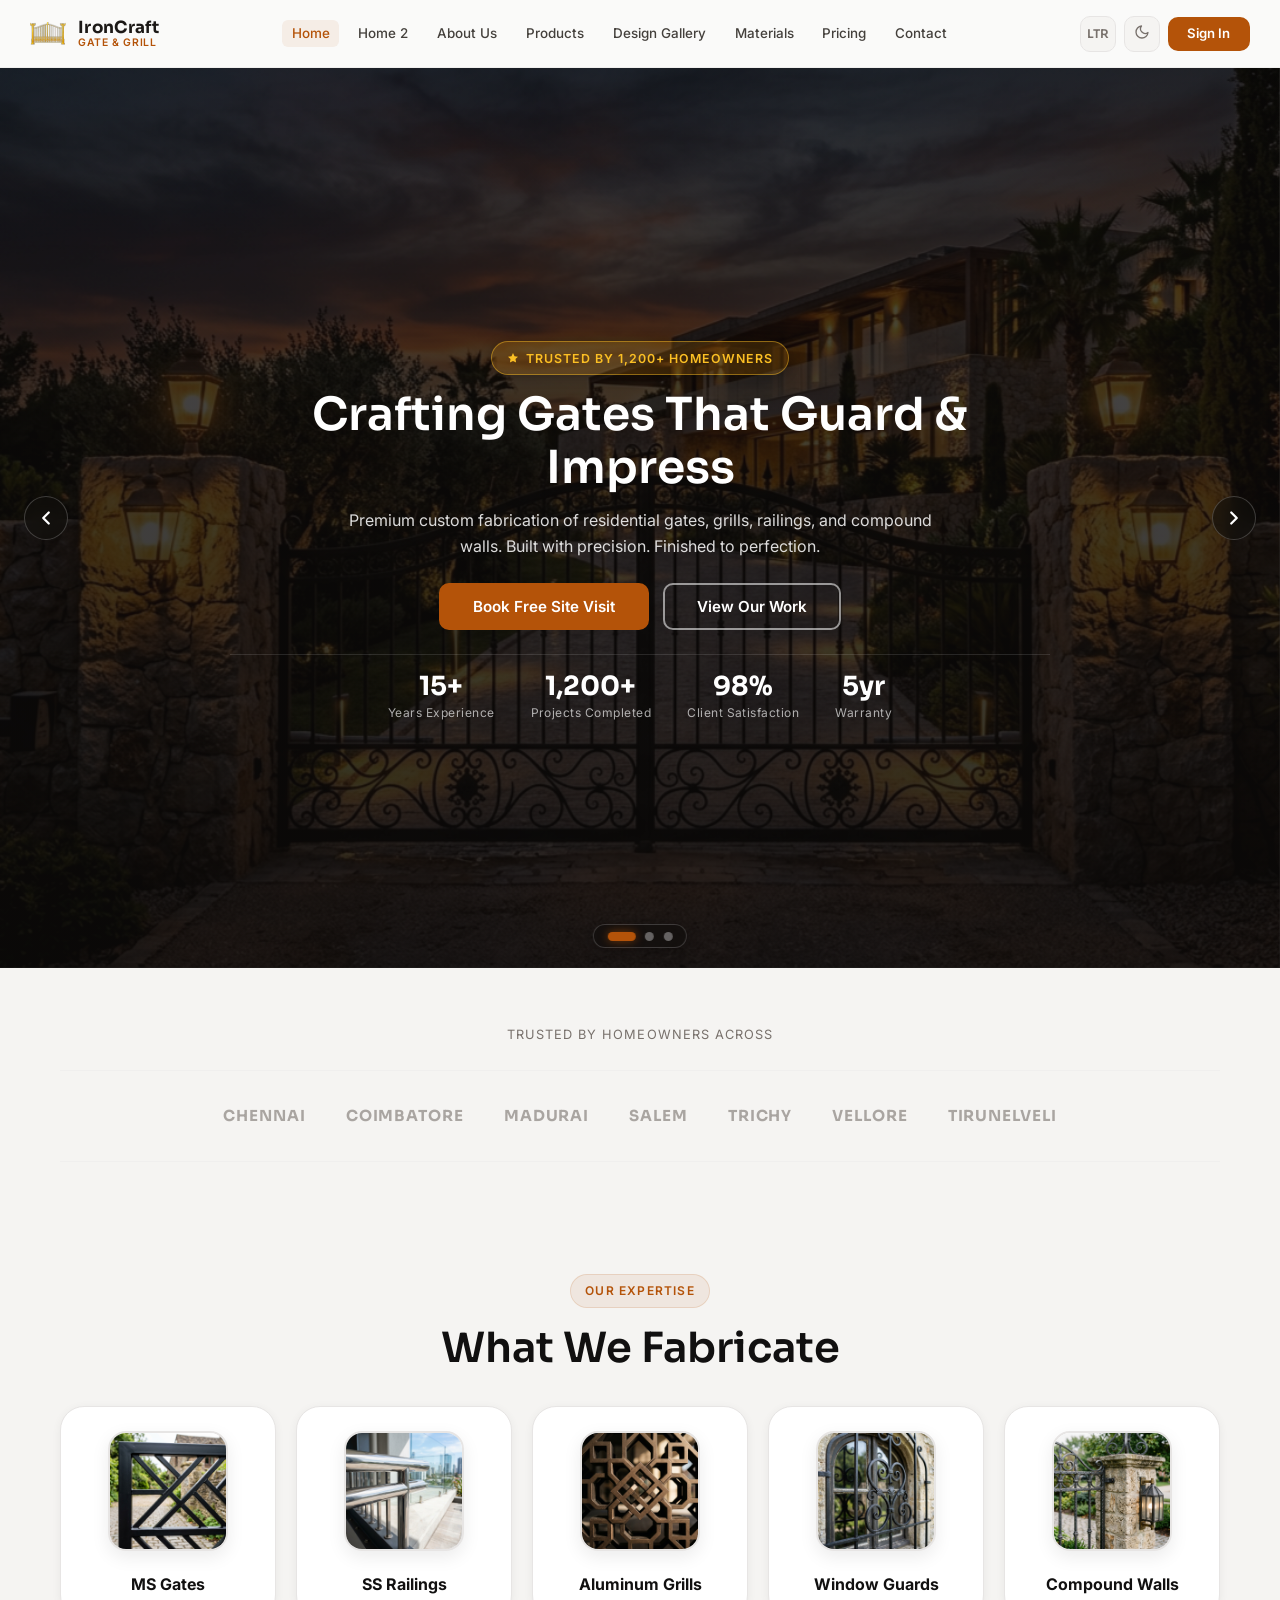
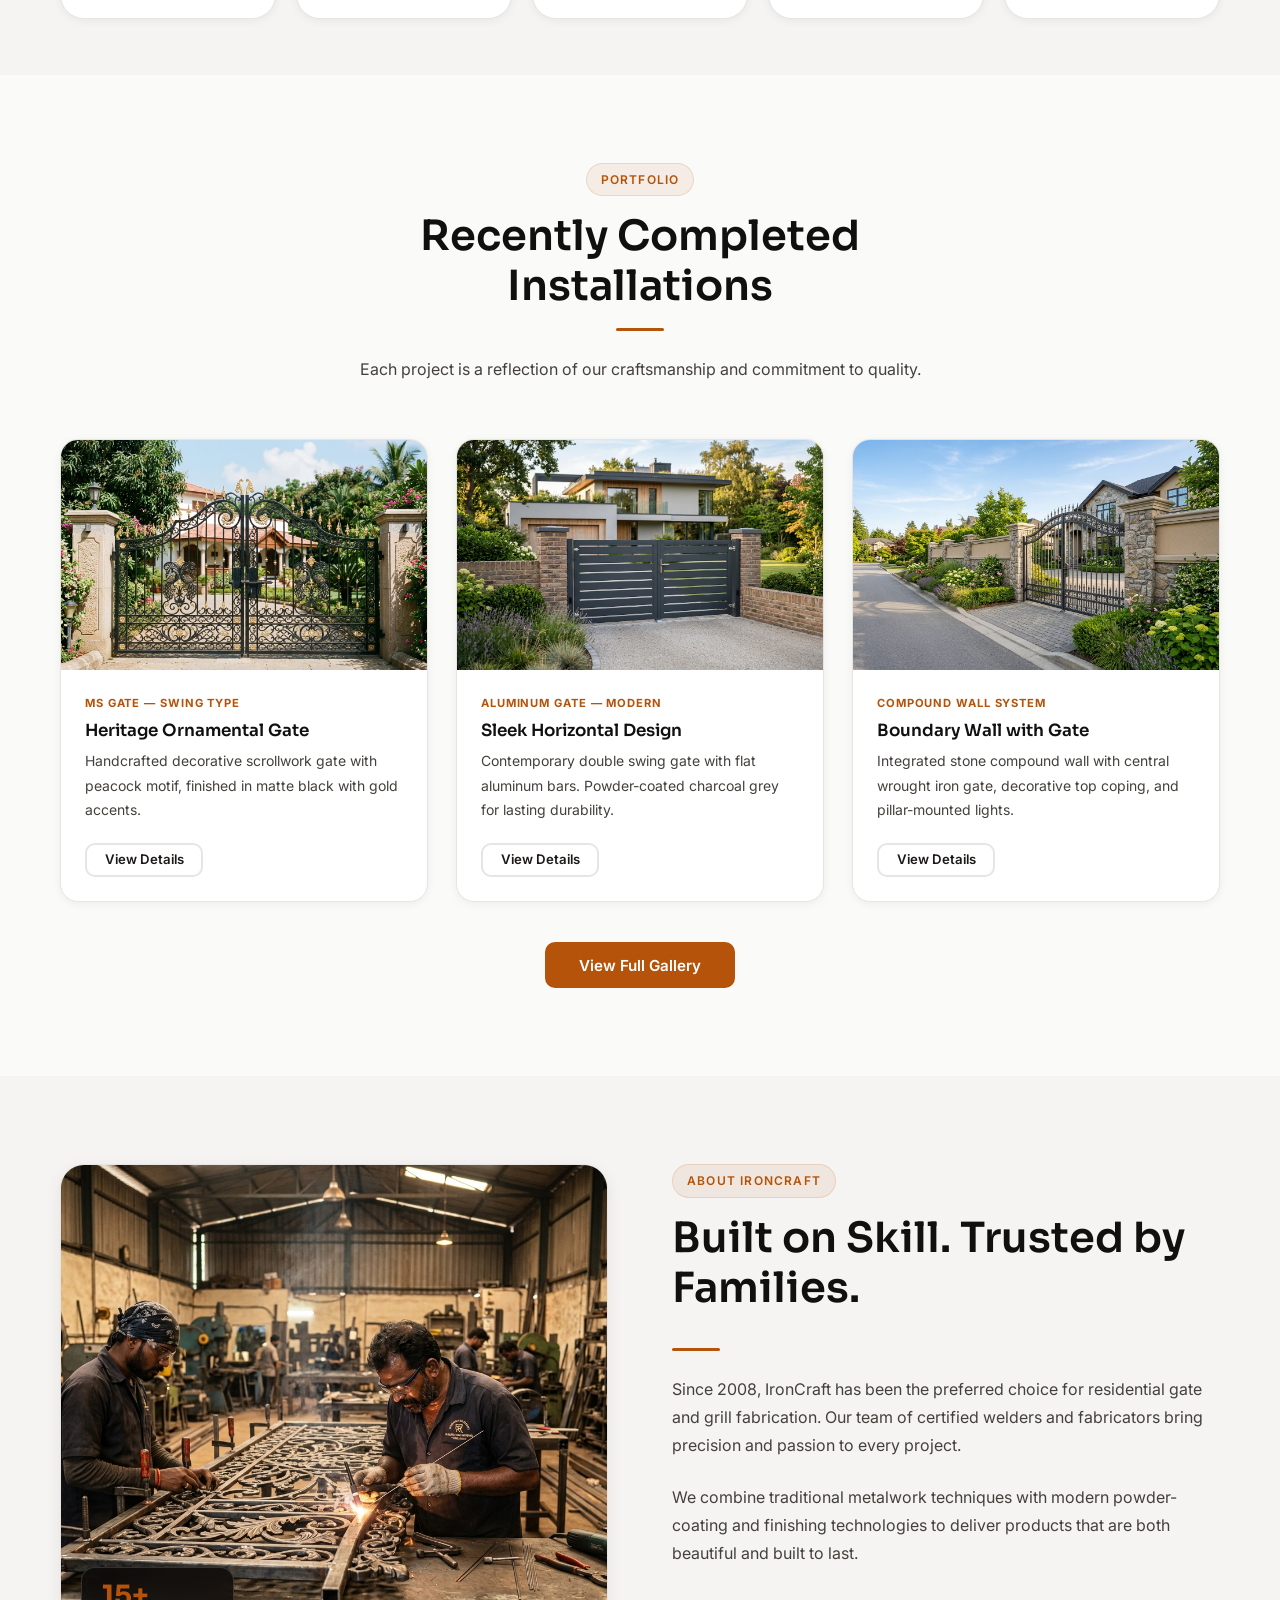
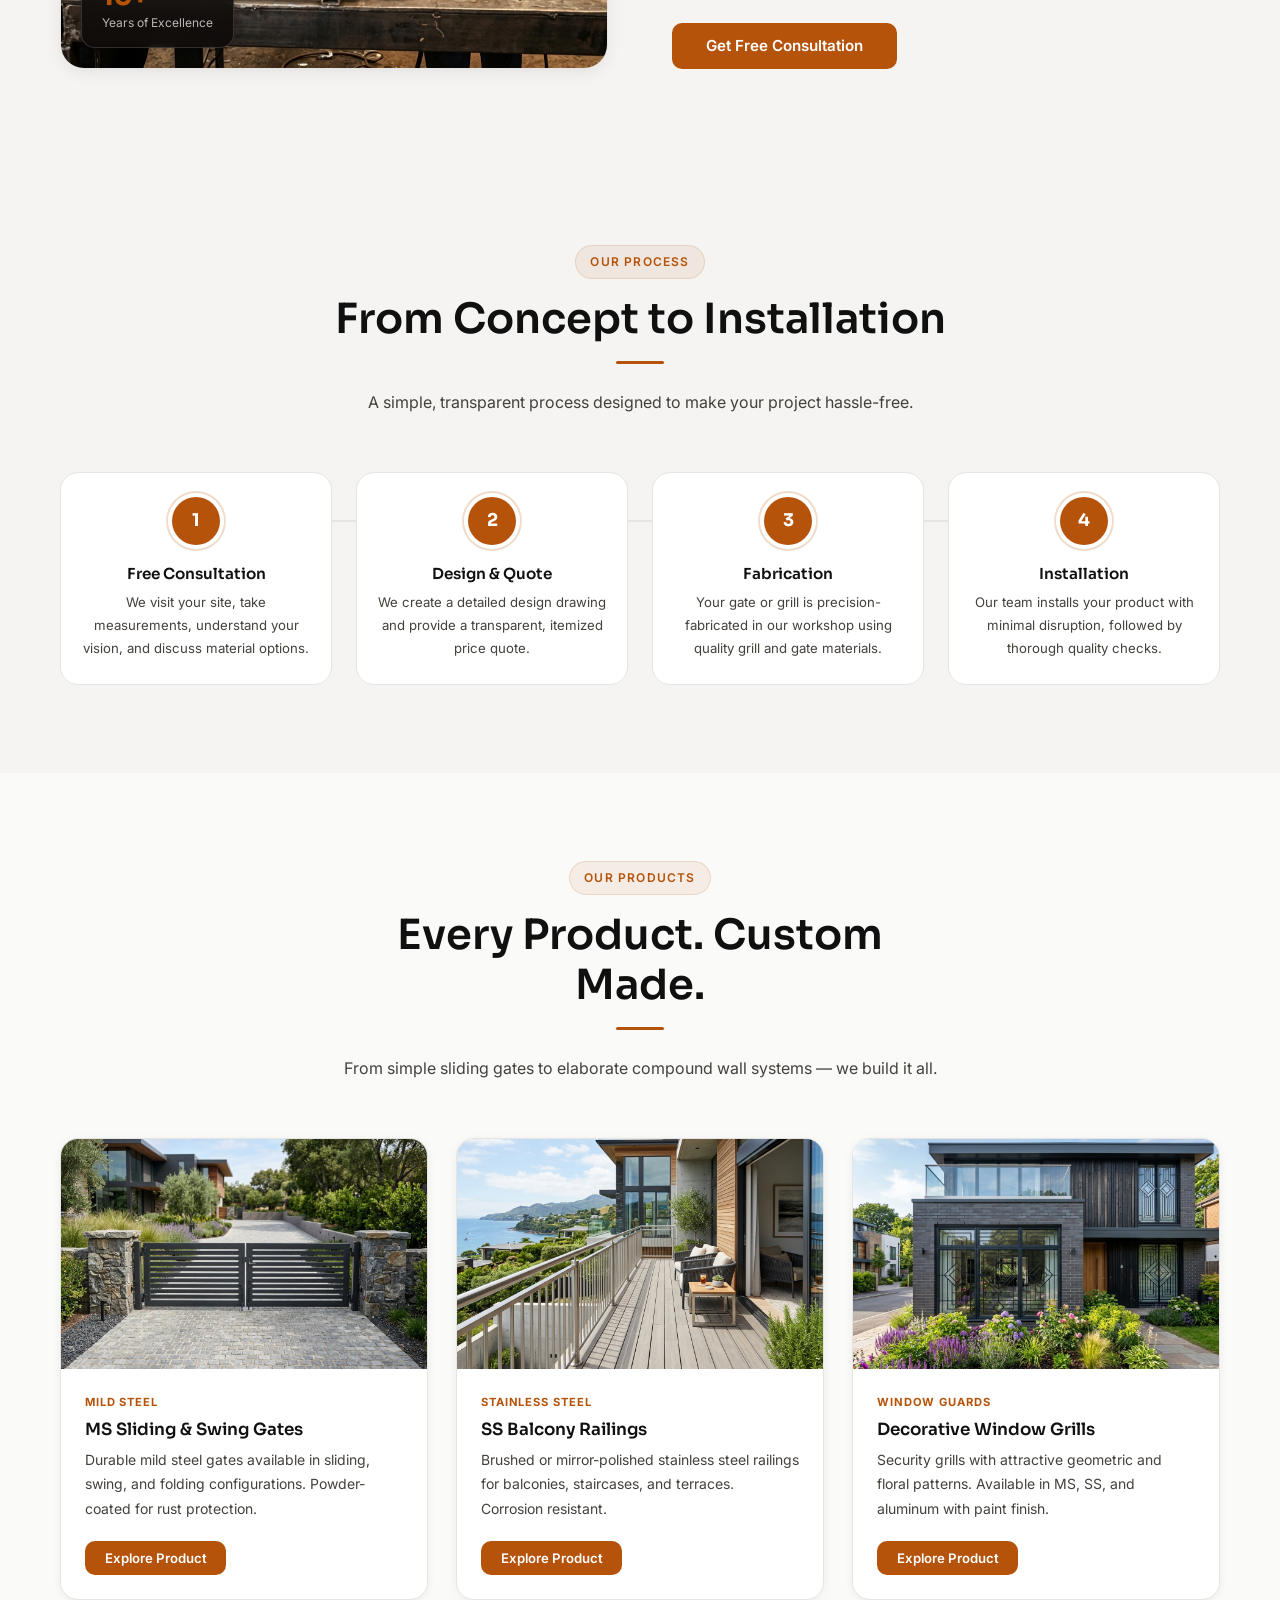
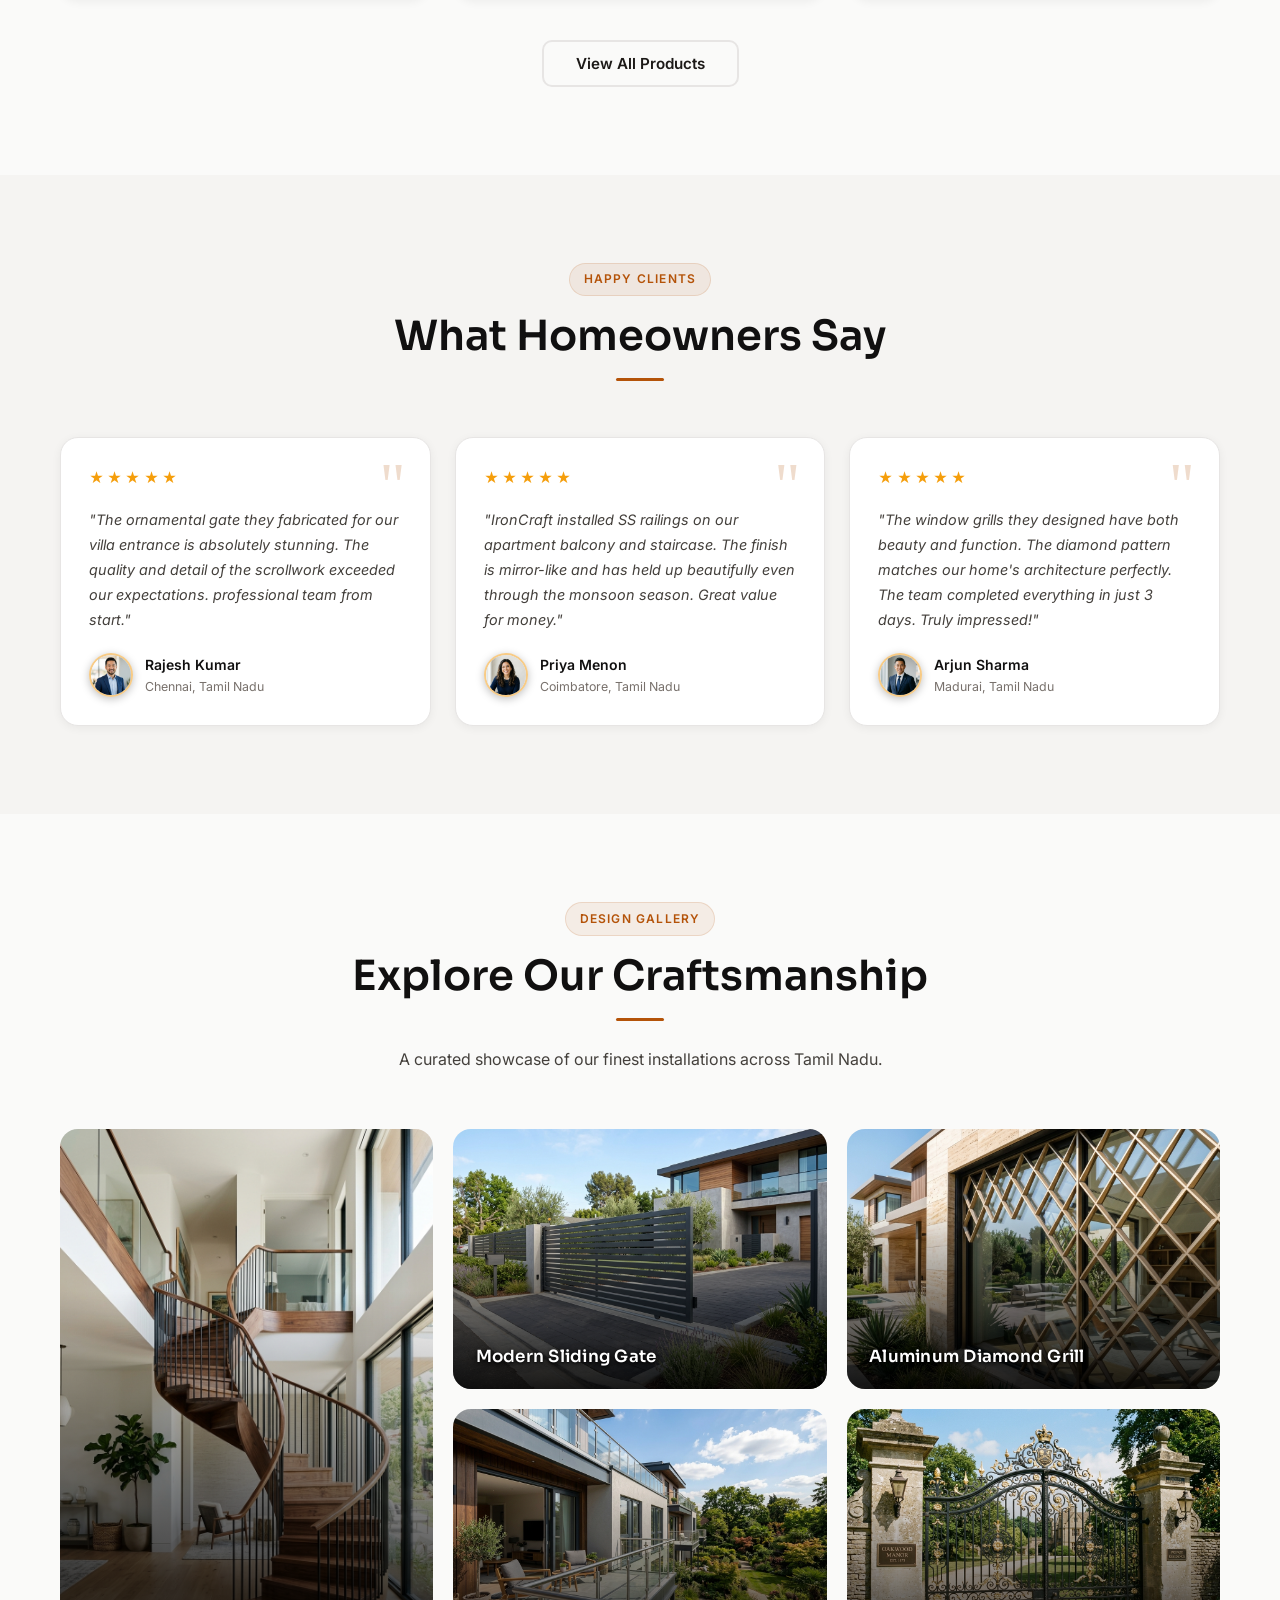
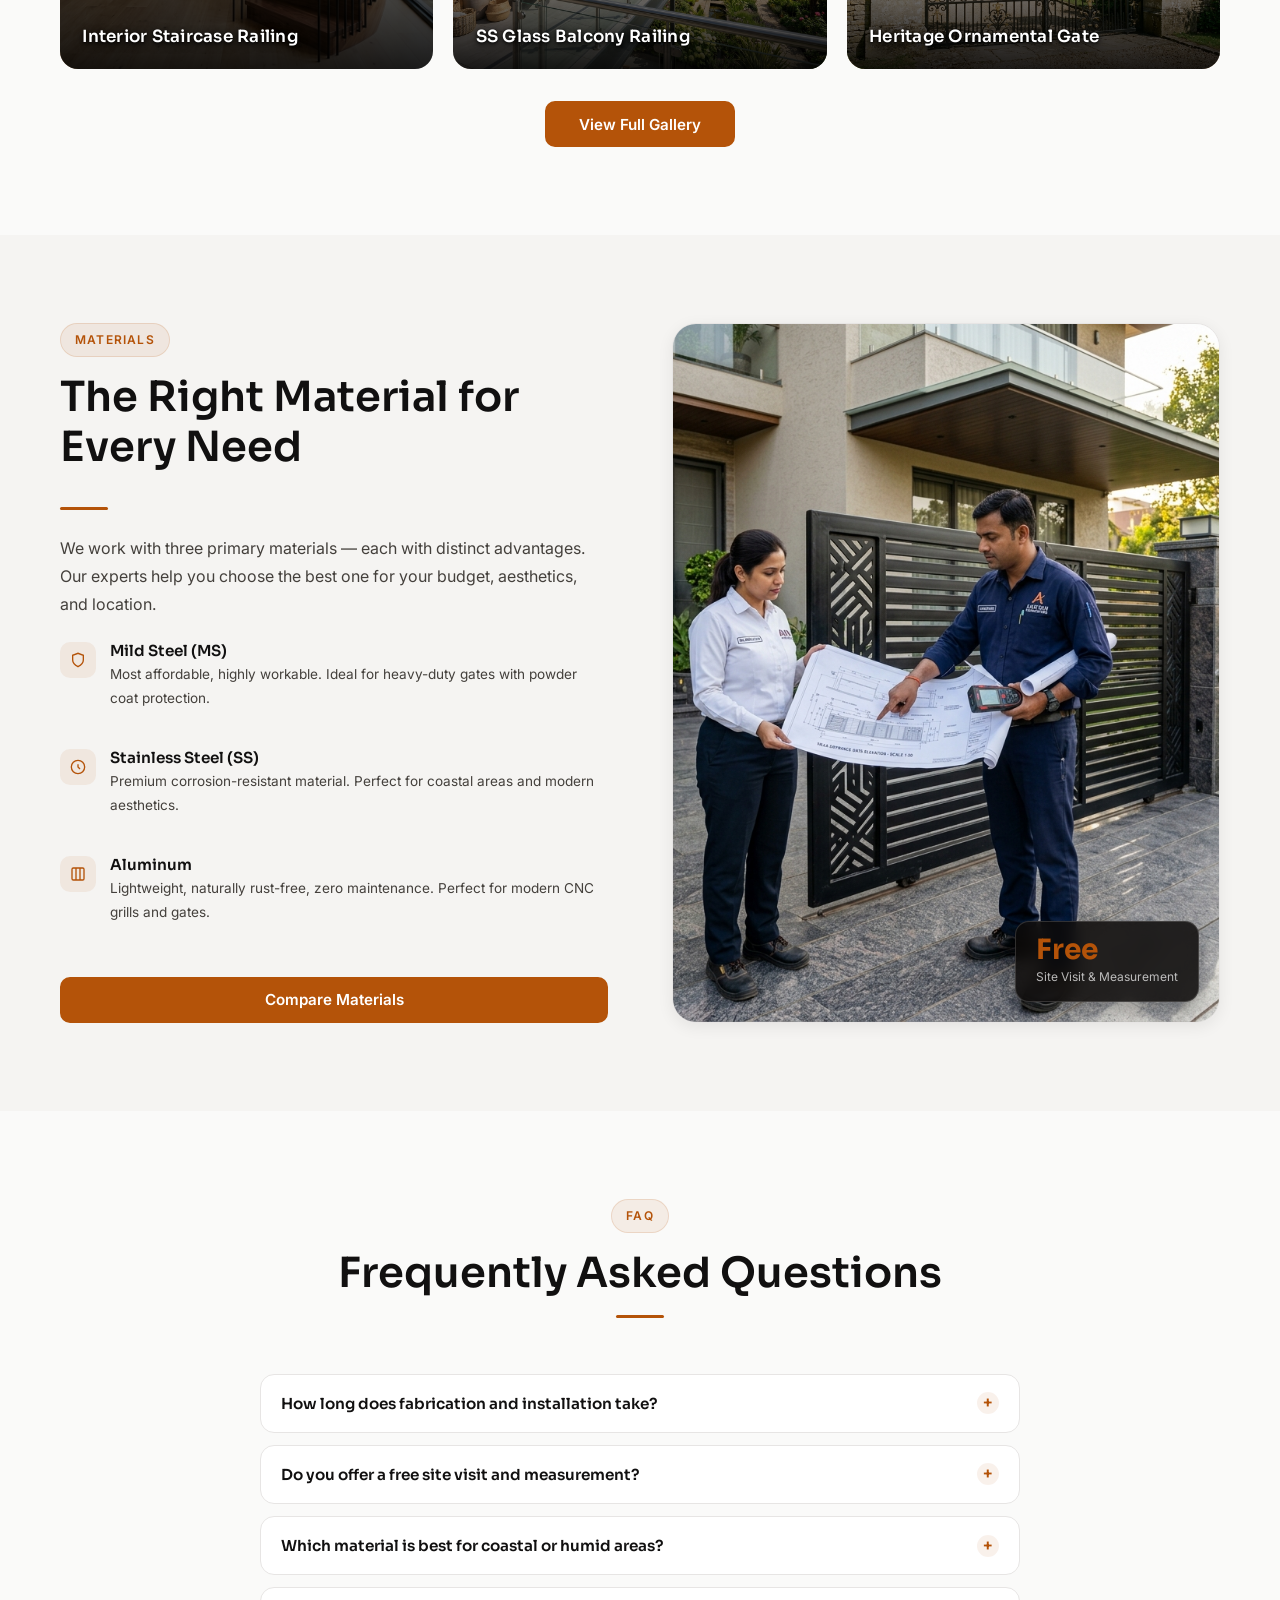
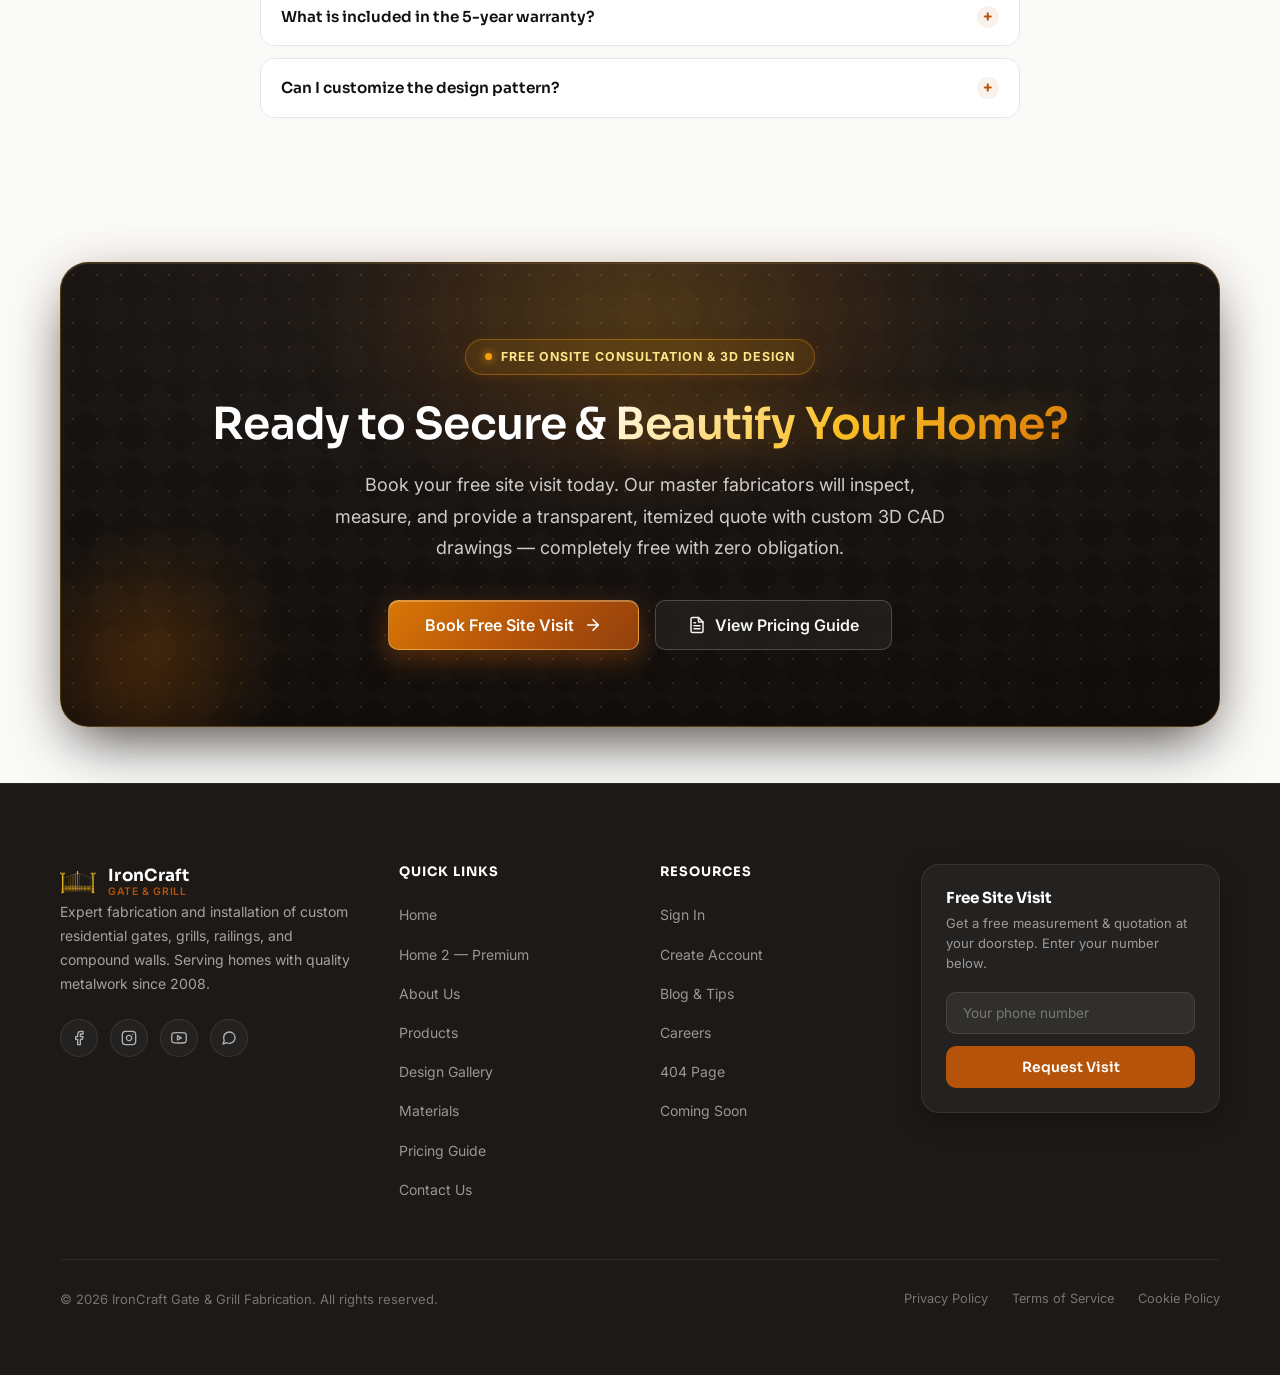
<file: index.html>
<!DOCTYPE html>
<html lang="en" id="root-html">
<head>
    <meta charset="UTF-8">
    <meta name="viewport" content="width=device-width, initial-scale=1.0">
    <meta name="description" content="IronCraft — Expert residential gate and grill fabrication service. Custom MS gates, SS railings, aluminum grills, window guards, and compound walls. Free site visit.">
    <title>IronCraft — Residential Gate & Grill Fabrication Service</title>
    <link rel="icon" type="image/svg+xml" href="favicon.svg">
    <link rel="stylesheet" href="style.css">
</head>
<body>

<!-- NAVBAR -->
<div id="main-nav"></div>

<!-- HERO SLIDER -->
<section class="hero hero-slider-wrap" id="hero-slider">
    <div class="hero-slides">
        <!-- Slide 1 -->
        <div class="hero-slide active">
            <div class="hero-bg">
                <img src="assets/images/index-hero-craft-gates.jpg" alt="Elegant residential gate installation at sunset" loading="eager">
            </div>
            <div class="hero-overlay"></div>
            <div class="hero-content">
                <div class="hero-inner">
                    <div class="hero-badge">
                        <svg width="12" height="12" viewBox="0 0 24 24" fill="currentColor"><polygon points="12 2 15.09 8.26 22 9.27 17 14.14 18.18 21.02 12 17.77 5.82 21.02 7 14.14 2 9.27 8.91 8.26 12 2"/></svg>
                        Trusted by 1,200+ Homeowners
                    </div>
                    <h1>Crafting Gates That Guard &amp; Impress</h1>
                    <p>Premium custom fabrication of residential gates, grills, railings, and compound walls. Built with precision. Finished to perfection.</p>
                    <div class="hero-cta-row">
                        <a href="contact.html" class="btn btn-primary btn-lg">Book Free Site Visit</a>
                        <a href="gallery.html" class="btn btn-outline-white btn-lg">View Our Work</a>
                    </div>
                    <div class="hero-stats">
                        <div>
                            <div class="hero-stat-num">15+</div>
                            <div class="hero-stat-label">Years Experience</div>
                        </div>
                        <div>
                            <div class="hero-stat-num">1,200+</div>
                            <div class="hero-stat-label">Projects Completed</div>
                        </div>
                        <div>
                            <div class="hero-stat-num">98%</div>
                            <div class="hero-stat-label">Client Satisfaction</div>
                        </div>
                        <div>
                            <div class="hero-stat-num">5yr</div>
                            <div class="hero-stat-label">Warranty</div>
                        </div>
                    </div>
                </div>
            </div>
        </div>

        <!-- Slide 2 -->
        <div class="hero-slide">
            <div class="hero-bg">
                <img src="assets/images/index-hero-modern-cnc.jpg" alt="Modern CNC laser-cut stainless steel gates" loading="lazy">
            </div>
            <div class="hero-overlay"></div>
            <div class="hero-content">
                <div class="hero-inner">
                    <div class="hero-badge">
                        <svg width="12" height="12" viewBox="0 0 24 24" fill="currentColor"><polygon points="12 2 15.09 8.26 22 9.27 17 14.14 18.18 21.02 12 17.77 5.82 21.02 7 14.14 2 9.27 8.91 8.26 12 2"/></svg>
                        Modern Architectural Metalwork
                    </div>
                    <h1>Custom SS &amp; MS Gates Built to Last</h1>
                    <p>Laser-cut decorative patterns, heavy-duty stainless steel, and powder-coated finishes engineered to withstand all weather conditions.</p>
                    <div class="hero-cta-row">
                        <a href="products.html" class="btn btn-primary btn-lg">Explore Products</a>
                        <a href="pricing.html" class="btn btn-outline-white btn-lg">Instant Quote</a>
                    </div>
                    <div class="hero-stats">
                        <div>
                            <div class="hero-stat-num">100%</div>
                            <div class="hero-stat-label">Anti-Rust Steel</div>
                        </div>
                        <div>
                            <div class="hero-stat-num">50+</div>
                            <div class="hero-stat-label">Custom Patterns</div>
                        </div>
                        <div>
                            <div class="hero-stat-num">CNC</div>
                            <div class="hero-stat-label">Laser Precision</div>
                        </div>
                        <div>
                            <div class="hero-stat-num">10yr</div>
                            <div class="hero-stat-label">Durability</div>
                        </div>
                    </div>
                </div>
            </div>
        </div>

        <!-- Slide 3 -->
        <div class="hero-slide">
            <div class="hero-bg">
                <img src="assets/images/index-hero-ornamental-safety.jpg" alt="Bespoke luxury ornamental gates and grills" loading="lazy">
            </div>
            <div class="hero-overlay"></div>
            <div class="hero-content">
                <div class="hero-inner">
                    <div class="hero-badge">
                        <svg width="12" height="12" viewBox="0 0 24 24" fill="currentColor"><polygon points="12 2 15.09 8.26 22 9.27 17 14.14 18.18 21.02 12 17.77 5.82 21.02 7 14.14 2 9.27 8.91 8.26 12 2"/></svg>
                        Bespoke Fabrication &amp; Grills
                    </div>
                    <h1>Safety &amp; Elegance For Every Home</h1>
                    <p>From grand compound wall gates to sleek balcony safety grills, get customized metal fabrication crafted by master artisans.</p>
                    <div class="hero-cta-row">
                        <a href="gallery.html" class="btn btn-primary btn-lg">View Design Gallery</a>
                        <a href="contact.html" class="btn btn-outline-white btn-lg">Contact Expert</a>
                    </div>
                    <div class="hero-stats">
                        <div>
                            <div class="hero-stat-num">Custom</div>
                            <div class="hero-stat-label">Site Measurements</div>
                        </div>
                        <div>
                            <div class="hero-stat-num">3D</div>
                            <div class="hero-stat-label">Design Preview</div>
                        </div>
                        <div>
                            <div class="hero-stat-num">100%</div>
                            <div class="hero-stat-label">Certified Welders</div>
                        </div>
                        <div>
                            <div class="hero-stat-num">On-Time</div>
                            <div class="hero-stat-label">Installation Guarantee</div>
                        </div>
                    </div>
                </div>
            </div>
        </div>
    </div>

    <!-- Navigation Arrows -->
    <button class="slider-arrow slider-arrow-prev" aria-label="Previous Slide" onclick="changeHeroSlide(-1)">
        <svg width="22" height="22" viewBox="0 0 24 24" fill="none" stroke="currentColor" stroke-width="2.5" stroke-linecap="round" stroke-linejoin="round"><polyline points="15 18 9 12 15 6"/></svg>
    </button>
    <button class="slider-arrow slider-arrow-next" aria-label="Next Slide" onclick="changeHeroSlide(1)">
        <svg width="22" height="22" viewBox="0 0 24 24" fill="none" stroke="currentColor" stroke-width="2.5" stroke-linecap="round" stroke-linejoin="round"><polyline points="9 18 15 12 9 6"/></svg>
    </button>

    <!-- Indicators -->
    <div class="slider-dots" id="hero-slider-dots">
        <button class="slider-dot active" aria-label="Go to slide 1" onclick="setHeroSlide(0)"></button>
        <button class="slider-dot" aria-label="Go to slide 2" onclick="setHeroSlide(1)"></button>
        <button class="slider-dot" aria-label="Go to slide 3" onclick="setHeroSlide(2)"></button>
    </div>
</section>

<!-- TRUSTED BY -->
<section class="section-sm bg-surface">
    <div class="container">
        <p style="text-align:center; font-size:0.8rem; letter-spacing:0.08em; text-transform:uppercase; color:var(--text-muted); margin-bottom:1.5rem;">Trusted by Homeowners Across</p>
        <div class="logo-strip">
            <span class="logo-strip-item">Chennai</span>
            <span class="logo-strip-item">Coimbatore</span>
            <span class="logo-strip-item">Madurai</span>
            <span class="logo-strip-item">Salem</span>
            <span class="logo-strip-item">Trichy</span>
            <span class="logo-strip-item">Vellore</span>
            <span class="logo-strip-item">Tirunelveli</span>
        </div>
    </div>
</section>

<!-- SERVICES STRIP -->
<section class="section-sm bg-surface">
    <div class="container">
        <div class="section-header" style="margin-bottom:2rem;">
            <span class="section-tag">Our Expertise</span>
            <h2>What We Fabricate</h2>
        </div>
        <div class="service-icons-row">
            <a href="products.html#ms-gates" class="service-icon-item">
                <div class="si-img-wrap">
                    <img src="assets/images/cat-thumb-ms-gates.jpg" alt="MS Gates" class="si-thumb">
                </div>
                <div class="si-label">MS Gates</div>
            </a>
            <a href="products.html#ss-railings" class="service-icon-item">
                <div class="si-img-wrap">
                    <img src="assets/images/cat-thumb-ss-railings.jpg" alt="SS Railings" class="si-thumb">
                </div>
                <div class="si-label">SS Railings</div>
            </a>
            <a href="products.html#aluminum-grills" class="service-icon-item">
                <div class="si-img-wrap">
                    <img src="assets/images/cat-thumb-aluminum-grills.jpg" alt="Aluminum Grills" class="si-thumb">
                </div>
                <div class="si-label">Aluminum Grills</div>
            </a>
            <a href="products.html#window-guards" class="service-icon-item">
                <div class="si-img-wrap">
                    <img src="assets/images/cat-thumb-window-guards.jpg" alt="Window Guards" class="si-thumb">
                </div>
                <div class="si-label">Window Guards</div>
            </a>
            <a href="products.html#window-guards" class="service-icon-item">
                <div class="si-img-wrap">
                    <img src="assets/images/cat-thumb-compound-walls.jpg" alt="Compound Walls" class="si-thumb">
                </div>
                <div class="si-label">Compound Walls</div>
            </a>
        </div>
    </div>
</section>

<!-- COMPLETED PROJECTS -->
<section class="section">
    <div class="container">
        <div class="section-header reveal">
            <span class="section-tag">Portfolio</span>
            <h2>Recently Completed Installations</h2>
            <span class="accent-line"></span>
            <p>Each project is a reflection of our craftsmanship and commitment to quality.</p>
        </div>
        <div class="product-grid">
            <div class="product-card reveal">
                <div class="product-card-img-wrap">
                    <img src="assets/images/ornamental-gate.jpg" alt="Ornamental iron swing gate" class="product-card-img">
                </div>
                <div class="product-card-body">
                    <span class="card-tag">MS Gate — Swing Type</span>
                    <h3>Heritage Ornamental Gate</h3>
                    <p>Handcrafted decorative scrollwork gate with peacock motif, finished in matte black with gold accents.</p>
                    <a href="gallery.html" class="btn btn-secondary btn-sm">View Details</a>
                </div>
            </div>
            <div class="product-card reveal" style="animation-delay:0.1s">
                <div class="product-card-img-wrap">
                    <img src="assets/images/modern-gate.jpg" alt="Modern horizontal gate" class="product-card-img">
                </div>
                <div class="product-card-body">
                    <span class="card-tag">Aluminum Gate — Modern</span>
                    <h3>Sleek Horizontal Design</h3>
                    <p>Contemporary double swing gate with flat aluminum bars. Powder-coated charcoal grey for lasting durability.</p>
                    <a href="gallery.html" class="btn btn-secondary btn-sm">View Details</a>
                </div>
            </div>
            <div class="product-card reveal" style="animation-delay:0.2s">
                <div class="product-card-img-wrap">
                    <img src="assets/images/compound-wall.jpg" alt="Compound wall with gate" class="product-card-img">
                </div>
                <div class="product-card-body">
                    <span class="card-tag">Compound Wall System</span>
                    <h3>Boundary Wall with Gate</h3>
                    <p>Integrated stone compound wall with central wrought iron gate, decorative top coping, and pillar-mounted lights.</p>
                    <a href="gallery.html" class="btn btn-secondary btn-sm">View Details</a>
                </div>
            </div>
        </div>
        <div style="text-align:center; margin-top:2.5rem;">
            <a href="gallery.html" class="btn btn-primary btn-lg">View Full Gallery</a>
        </div>
    </div>
</section>

<!-- ABOUT SPLIT -->
<section class="section bg-surface">
    <div class="container">
        <div class="split-section reveal">
            <div class="split-img">
                <img src="assets/images/index-about-workshop.jpg" alt="Master artisans and welders fabricating custom ornamental metal gates in our workshop" loading="lazy">
                <div class="split-img-badge">
                    <div class="num">15+</div>
                    <div class="label">Years of Excellence</div>
                </div>
            </div>
            <div class="split-content">
                <span class="section-tag">About IronCraft</span>
                <h2>Built on Skill. Trusted by Families.</h2>
                <span class="accent-line"></span>
                <p>Since 2008, IronCraft has been the preferred choice for residential gate and grill fabrication. Our team of certified welders and fabricators bring precision and passion to every project.</p>
                <p>We combine traditional metalwork techniques with modern powder-coating and finishing technologies to deliver products that are both beautiful and built to last.</p>
                <div style="margin-top:2rem;">
                    <a href="contact.html" class="btn btn-primary btn-lg">Get Free Consultation</a>
                </div>
            </div>
        </div>
    </div>
</section>


<!-- HOW IT WORKS -->
<section class="section bg-surface">
    <div class="container">
        <div class="section-header reveal">
            <span class="section-tag">Our Process</span>
            <h2>From Concept to Installation</h2>
            <span class="accent-line"></span>
            <p>A simple, transparent process designed to make your project hassle-free.</p>
        </div>
        <div class="process-grid reveal">
            <div class="process-card">
                <div class="process-num">1</div>
                <h4>Free Consultation</h4>
                <p>We visit your site, take measurements, understand your vision, and discuss material options.</p>
            </div>
            <div class="process-card">
                <div class="process-num">2</div>
                <h4>Design & Quote</h4>
                <p>We create a detailed design drawing and provide a transparent, itemized price quote.</p>
            </div>
            <div class="process-card">
                <div class="process-num">3</div>
                <h4>Fabrication</h4>
                <p>Your gate or grill is precision-fabricated in our workshop using quality grill and gate materials.</p>
            </div>
            <div class="process-card">
                <div class="process-num">4</div>
                <h4>Installation</h4>
                <p>Our team installs your product with minimal disruption, followed by thorough quality checks.</p>
            </div>
        </div>
    </div>
</section>

<!-- PRODUCTS PREVIEW -->
<section class="section">
    <div class="container">
        <div class="section-header reveal">
            <span class="section-tag">Our Products</span>
            <h2>Every Product. Custom Made.</h2>
            <span class="accent-line"></span>
            <p>From simple sliding gates to elaborate compound wall systems — we build it all.</p>
        </div>
        <div class="product-grid">
            <div class="product-card reveal">
                <div class="product-card-img-wrap">
                    <img src="assets/images/index-prod-ms-gate.jpg" alt="MS Steel Sliding Gate" class="product-card-img">
                </div>
                <div class="product-card-body">
                    <span class="card-tag">Mild Steel</span>
                    <h3>MS Sliding & Swing Gates</h3>
                    <p>Durable mild steel gates available in sliding, swing, and folding configurations. Powder-coated for rust protection.</p>
                    <a href="products.html" class="btn btn-primary btn-sm">Explore Product</a>
                </div>
            </div>
            <div class="product-card reveal" style="animation-delay:0.1s">
                <div class="product-card-img-wrap">
                    <img src="assets/images/index-prod-ss-railing.jpg" alt="Stainless Steel Railing" class="product-card-img">
                </div>
                <div class="product-card-body">
                    <span class="card-tag">Stainless Steel</span>
                    <h3>SS Balcony Railings</h3>
                    <p>Brushed or mirror-polished stainless steel railings for balconies, staircases, and terraces. Corrosion resistant.</p>
                    <a href="products.html" class="btn btn-primary btn-sm">Explore Product</a>
                </div>
            </div>
            <div class="product-card reveal" style="animation-delay:0.2s">
                <div class="product-card-img-wrap">
                    <img src="assets/images/index-prod-window-grill.jpg" alt="Window Security Grills" class="product-card-img">
                </div>
                <div class="product-card-body">
                    <span class="card-tag">Window Guards</span>
                    <h3>Decorative Window Grills</h3>
                    <p>Security grills with attractive geometric and floral patterns. Available in MS, SS, and aluminum with paint finish.</p>
                    <a href="products.html" class="btn btn-primary btn-sm">Explore Product</a>
                </div>
            </div>
        </div>
        <div style="text-align:center;margin-top:2.5rem;">
            <a href="products.html" class="btn btn-secondary btn-lg">View All Products</a>
        </div>
    </div>
</section>

<!-- TESTIMONIALS -->
<section class="section bg-surface">
    <div class="container">
        <div class="section-header reveal">
            <span class="section-tag">Happy Clients</span>
            <h2>What Homeowners Say</h2>
            <span class="accent-line"></span>
        </div>
        <div class="testimonial-grid">
            <div class="testimonial-card reveal">
                <div class="testimonial-stars">
                    <span class="star-filled">&#9733;</span><span class="star-filled">&#9733;</span><span class="star-filled">&#9733;</span><span class="star-filled">&#9733;</span><span class="star-filled">&#9733;</span>
                </div>
                <p class="testimonial-text">"The ornamental gate they fabricated for our villa entrance is absolutely stunning. The quality and detail of the scrollwork exceeded our expectations. professional team from start."</p>
                <div class="testimonial-author">
                    <img src="assets/images/profile/team_james.png" alt="Rajesh Kumar" class="testimonial-avatar" loading="lazy">
                    <div>
                        <div class="testimonial-name">Rajesh Kumar</div>
                        <div class="testimonial-location">Chennai, Tamil Nadu</div>
                    </div>
                </div>
            </div>
            <div class="testimonial-card reveal" style="animation-delay:0.1s">
                <div class="testimonial-stars">
                    <span class="star-filled">&#9733;</span><span class="star-filled">&#9733;</span><span class="star-filled">&#9733;</span><span class="star-filled">&#9733;</span><span class="star-filled">&#9733;</span>
                </div>
                <p class="testimonial-text">"IronCraft installed SS railings on our apartment balcony and staircase. The finish is mirror-like and has held up beautifully even through the monsoon season. Great value for money."</p>
                <div class="testimonial-author">
                    <img src="assets/images/profile/client_ana.png" alt="Priya Menon" class="testimonial-avatar" loading="lazy">
                    <div>
                        <div class="testimonial-name">Priya Menon</div>
                        <div class="testimonial-location">Coimbatore, Tamil Nadu</div>
                    </div>
                </div>
            </div>
            <div class="testimonial-card reveal" style="animation-delay:0.2s">
                <div class="testimonial-stars">
                    <span class="star-filled">&#9733;</span><span class="star-filled">&#9733;</span><span class="star-filled">&#9733;</span><span class="star-filled">&#9733;</span><span class="star-filled">&#9733;</span>
                </div>
                <p class="testimonial-text">"The window grills they designed have both beauty and function. The diamond pattern matches our home's architecture perfectly. The team completed everything in just 3 days. Truly impressed!"</p>
                <div class="testimonial-author">
                    <img src="assets/images/profile/client_robert.png" alt="Arjun Sharma" class="testimonial-avatar" loading="lazy">
                    <div>
                        <div class="testimonial-name">Arjun Sharma</div>
                        <div class="testimonial-location">Madurai, Tamil Nadu</div>
                    </div>
                </div>
            </div>
        </div>
    </div>
</section>

<!-- GALLERY PREVIEW -->
<section class="section">
    <div class="container">
        <div class="section-header reveal">
            <span class="section-tag">Design Gallery</span>
            <h2>Explore Our Craftsmanship</h2>
            <span class="accent-line"></span>
            <p>A curated showcase of our finest installations across Tamil Nadu.</p>
        </div>
        <div class="gallery-grid reveal">
            <div class="gallery-item tall">
                <img src="assets/images/index-gal-staircase.jpg" alt="Grand staircase railing">
                <div class="gallery-overlay"><span>Interior Staircase Railing</span></div>
            </div>
            <div class="gallery-item">
                <img src="assets/images/index-gal-sliding-gate.jpg" alt="MS Sliding Gate">
                <div class="gallery-overlay"><span>Modern Sliding Gate</span></div>
            </div>
            <div class="gallery-item">
                <img src="assets/images/index-gal-aluminum-grill.jpg" alt="Aluminum window grill">
                <div class="gallery-overlay"><span>Aluminum Diamond Grill</span></div>
            </div>
            <div class="gallery-item">
                <img src="assets/images/index-gal-balcony-railing.jpg" alt="SS Balcony Railing">
                <div class="gallery-overlay"><span>SS Glass Balcony Railing</span></div>
            </div>
            <div class="gallery-item">
                <img src="assets/images/index-gal-ornamental-gate.jpg" alt="Ornamental Gate">
                <div class="gallery-overlay"><span>Heritage Ornamental Gate</span></div>
            </div>
        </div>
        <div style="text-align:center;margin-top:2rem;">
            <a href="gallery.html" class="btn btn-primary btn-lg">View Full Gallery</a>
        </div>
    </div>
</section>

<!-- MATERIALS TEASER -->
<section class="section bg-surface">
    <div class="container">
        <div class="split-section reverse reveal">
            <div class="split-img">
                <img src="assets/images/index-materials-consultation.jpg" alt="Free on-site gate and material consultation with laser measurement" loading="lazy">
                <div class="split-img-badge">
                    <div class="num">Free</div>
                    <div class="label">Site Visit & Measurement</div>
                </div>
            </div>
            <div class="split-content">
                <span class="section-tag">Materials</span>
                <h2>The Right Material for Every Need</h2>
                <span class="accent-line"></span>
                <p>We work with three primary materials — each with distinct advantages. Our experts help you choose the best one for your budget, aesthetics, and location.</p>
                <div class="feature-list" style="margin-bottom:1.75rem;">
                    <div class="feature-item">
                        <div class="feature-icon">
                            <svg viewBox="0 0 24 24" fill="none" stroke="currentColor" stroke-width="2"><path d="M12 22s8-4 8-10V5l-8-3-8 3v7c0 6 8 10 8 10z"/></svg>
                        </div>
                        <div class="feature-text">
                            <h4>Mild Steel (MS)</h4>
                            <p>Most affordable, highly workable. Ideal for heavy-duty gates with powder coat protection.</p>
                        </div>
                    </div>
                    <div class="feature-item">
                        <div class="feature-icon">
                            <svg viewBox="0 0 24 24" fill="none" stroke="currentColor" stroke-width="2"><circle cx="12" cy="12" r="10"/><path d="M12 8v4l3 3"/></svg>
                        </div>
                        <div class="feature-text">
                            <h4>Stainless Steel (SS)</h4>
                            <p>Premium corrosion-resistant material. Perfect for coastal areas and modern aesthetics.</p>
                        </div>
                    </div>
                    <div class="feature-item">
                        <div class="feature-icon">
                            <svg viewBox="0 0 24 24" fill="none" stroke="currentColor" stroke-width="2"><rect x="3" y="3" width="18" height="18" rx="2"/><path d="M9 3v18"/><path d="M15 3v18"/></svg>
                        </div>
                        <div class="feature-text">
                            <h4>Aluminum</h4>
                            <p>Lightweight, naturally rust-free, zero maintenance. Perfect for modern CNC grills and gates.</p>
                        </div>
                    </div>
                </div>
                <a href="materials.html" class="btn btn-primary btn-lg">Compare Materials</a>
            </div>
        </div>
    </div>
</section>

<!-- FAQ -->
<section class="section">
    <div class="container">
        <div class="section-header reveal">
            <span class="section-tag">FAQ</span>
            <h2>Frequently Asked Questions</h2>
            <span class="accent-line"></span>
        </div>
        <div class="faq-list reveal">
            <div class="faq-item">
                <button class="faq-question" onclick="toggleFAQ(this)">
                    <span>How long does fabrication and installation take?</span>
                    <span class="faq-icon">+</span>
                </button>
                <div class="faq-answer">
                    <p>Typically 7–14 business days from order confirmation depending on complexity. Simple window grills can be completed in 3–5 days. Large gates and compound walls may take 15–21 days.</p>
                </div>
            </div>
            <div class="faq-item">
                <button class="faq-question" onclick="toggleFAQ(this)">
                    <span>Do you offer a free site visit and measurement?</span>
                    <span class="faq-icon">+</span>
                </button>
                <div class="faq-answer">
                    <p>Yes! We offer a completely free site visit, measurement, and design consultation with no obligation. Just fill out the booking form on our Contact page and we'll schedule a visit at your convenience.</p>
                </div>
            </div>
            <div class="faq-item">
                <button class="faq-question" onclick="toggleFAQ(this)">
                    <span>Which material is best for coastal or humid areas?</span>
                    <span class="faq-icon">+</span>
                </button>
                <div class="faq-answer">
                    <p>For coastal and high-humidity environments, we recommend Stainless Steel (SS 304 or SS 316 grade) as it is naturally corrosion-resistant. Aluminum is also an excellent choice. For MS gates in such areas, we apply specialized marine-grade powder coating.</p>
                </div>
            </div>
            <div class="faq-item">
                <button class="faq-question" onclick="toggleFAQ(this)">
                    <span>What is included in the 5-year warranty?</span>
                    <span class="faq-icon">+</span>
                </button>
                <div class="faq-answer">
                    <p>Our 5-year warranty covers structural integrity, weld quality, and powder coating. It does not cover cosmetic damage from external impact or unauthorized modifications. We also provide free maintenance checks at 1 and 3 years.</p>
                </div>
            </div>
            <div class="faq-item">
                <button class="faq-question" onclick="toggleFAQ(this)">
                    <span>Can I customize the design pattern?</span>
                    <span class="faq-icon">+</span>
                </button>
                <div class="faq-answer">
                    <p>Absolutely! Every product we make is 100% custom. You can choose from our 50+ design patterns or bring your own design. We'll create CAD drawings for your approval before fabrication begins.</p>
                </div>
            </div>
        </div>
    </div>
</section>

<!-- CTA BANNER -->
<section class="section-sm">
    <div class="container">
        <div class="cta-banner cta-banner-premium reveal">
            <div class="cta-bg-pattern" aria-hidden="true"></div>
            <div class="cta-glow-1" aria-hidden="true"></div>
            
            <div class="cta-content">
                <div class="cta-badge">
                    <span class="cta-badge-pulse"></span>
                    <span>Free Onsite Consultation &amp; 3D Design</span>
                </div>

                <h2 class="cta-title">
                    Ready to Secure &amp; <span class="cta-gradient-text">Beautify Your Home?</span>
                </h2>

                <p class="cta-desc">
                    Book your free site visit today. Our master fabricators will inspect, measure, and provide a transparent, itemized quote with custom 3D CAD drawings — completely free with zero obligation.
                </p>

                <div class="cta-banner-btns">
                    <a href="contact.html" class="btn btn-primary btn-xl cta-btn-primary">
                        <span>Book Free Site Visit</span>
                        <svg class="cta-btn-arrow" width="18" height="18" viewBox="0 0 24 24" fill="none" stroke="currentColor" stroke-width="2.2" stroke-linecap="round" stroke-linejoin="round">
                            <line x1="5" y1="12" x2="19" y2="12"></line>
                            <polyline points="12 5 19 12 12 19"></polyline>
                        </svg>
                    </a>
                    <a href="pricing.html" class="btn btn-outline-white btn-xl cta-btn-secondary">
                        <svg width="18" height="18" viewBox="0 0 24 24" fill="none" stroke="currentColor" stroke-width="2" stroke-linecap="round" stroke-linejoin="round">
                            <path d="M14 2H6a2 2 0 0 0-2 2v16a2 2 0 0 0 2 2h12a2 2 0 0 0 2-2V8z"></path>
                            <polyline points="14 2 14 8 20 8"></polyline>
                            <line x1="16" y1="13" x2="8" y2="13"></line>
                            <line x1="16" y1="17" x2="8" y2="17"></line>
                            <polyline points="10 9 9 9 8 9"></polyline>
                        </svg>
                        <span>View Pricing Guide</span>
                    </a>
                </div>
            </div>
        </div>
    </div>
</section>

<!-- FOOTER -->
<div id="main-footer"></div>

<script src="components.js"></script>
</body>
</html>
</file>
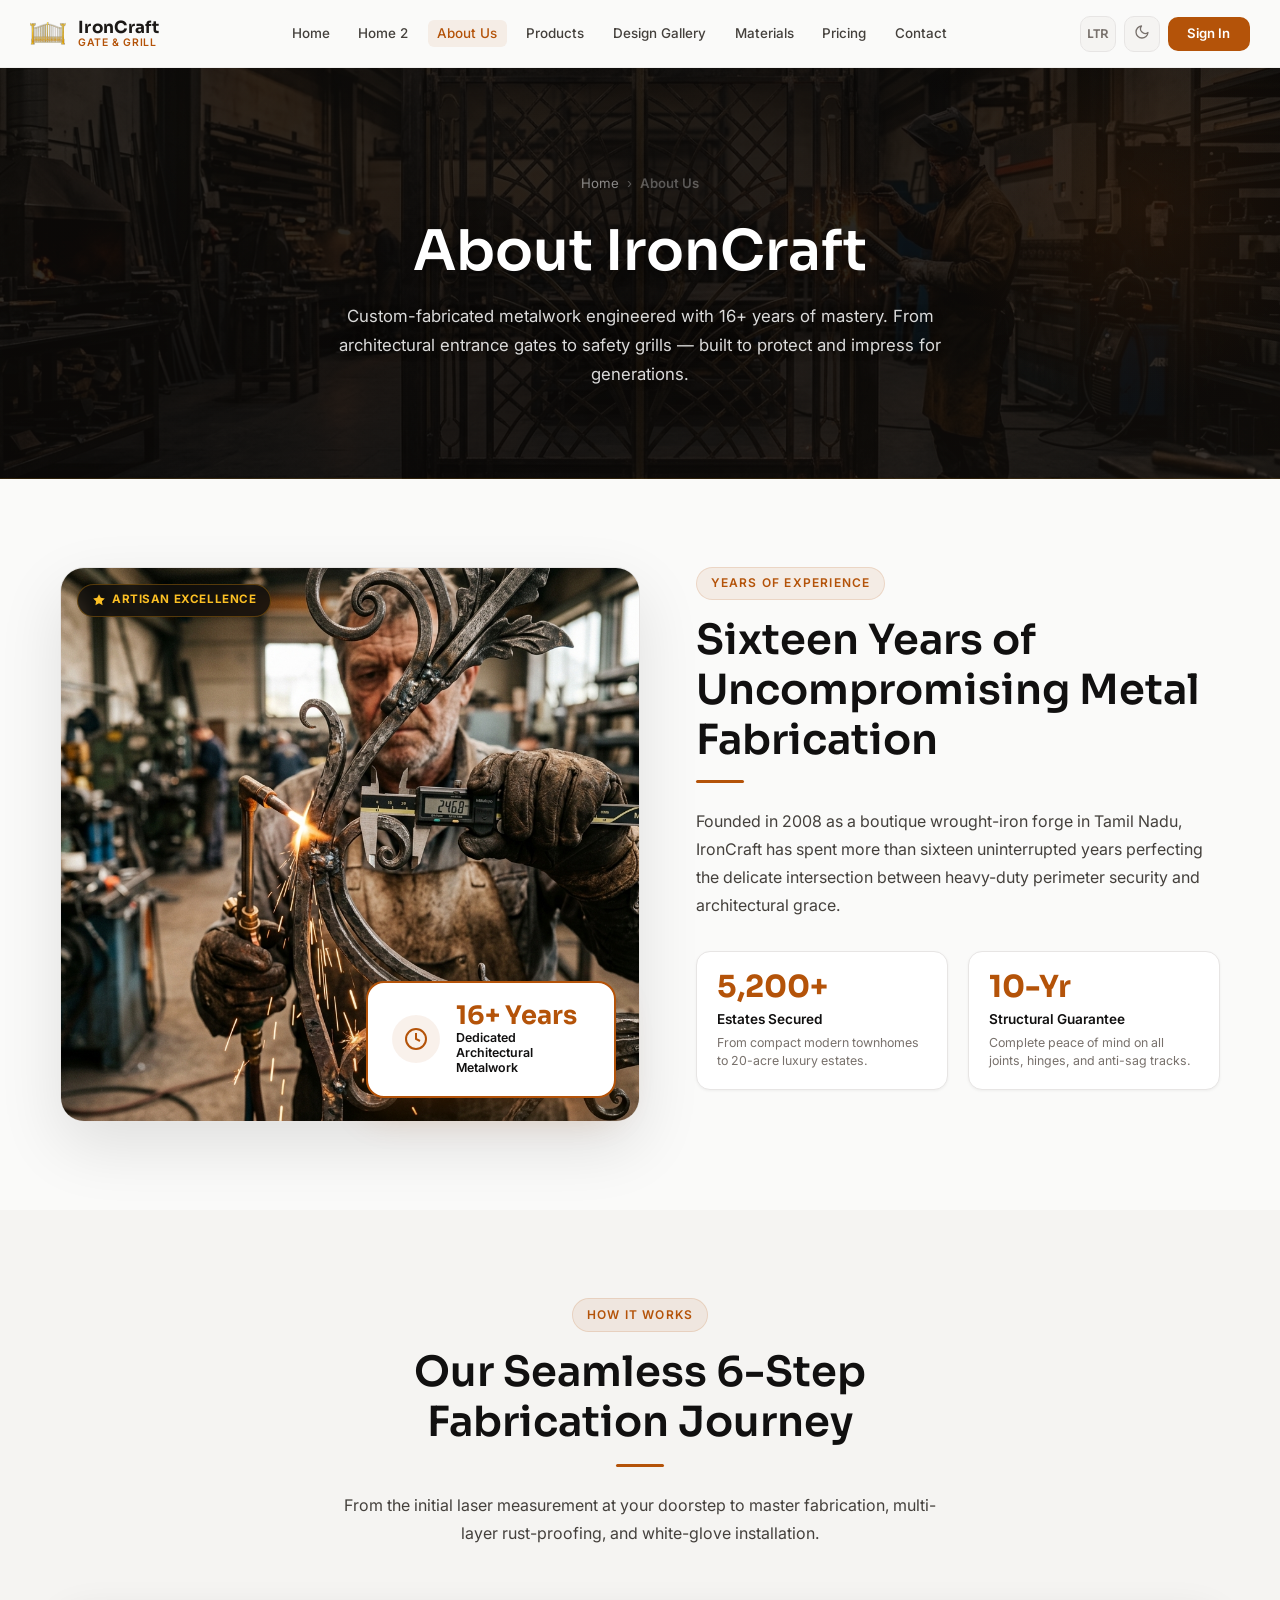
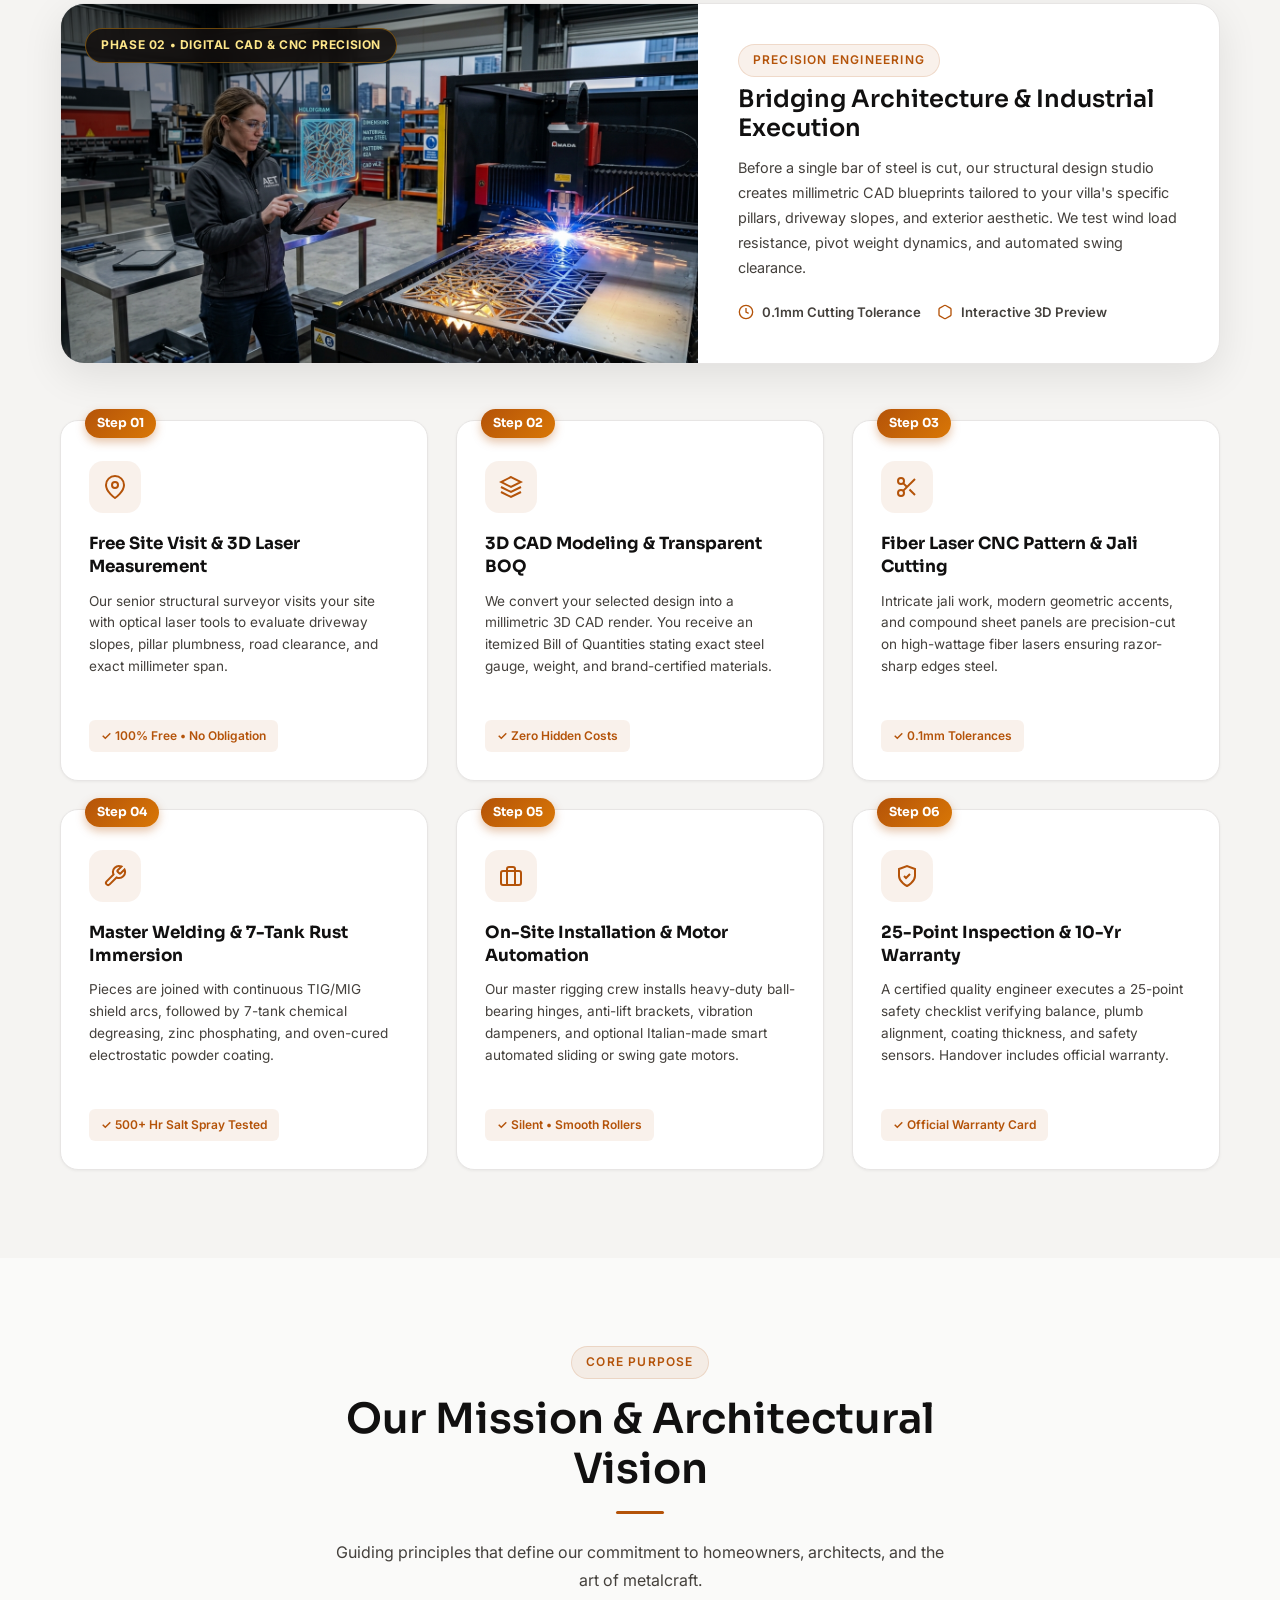
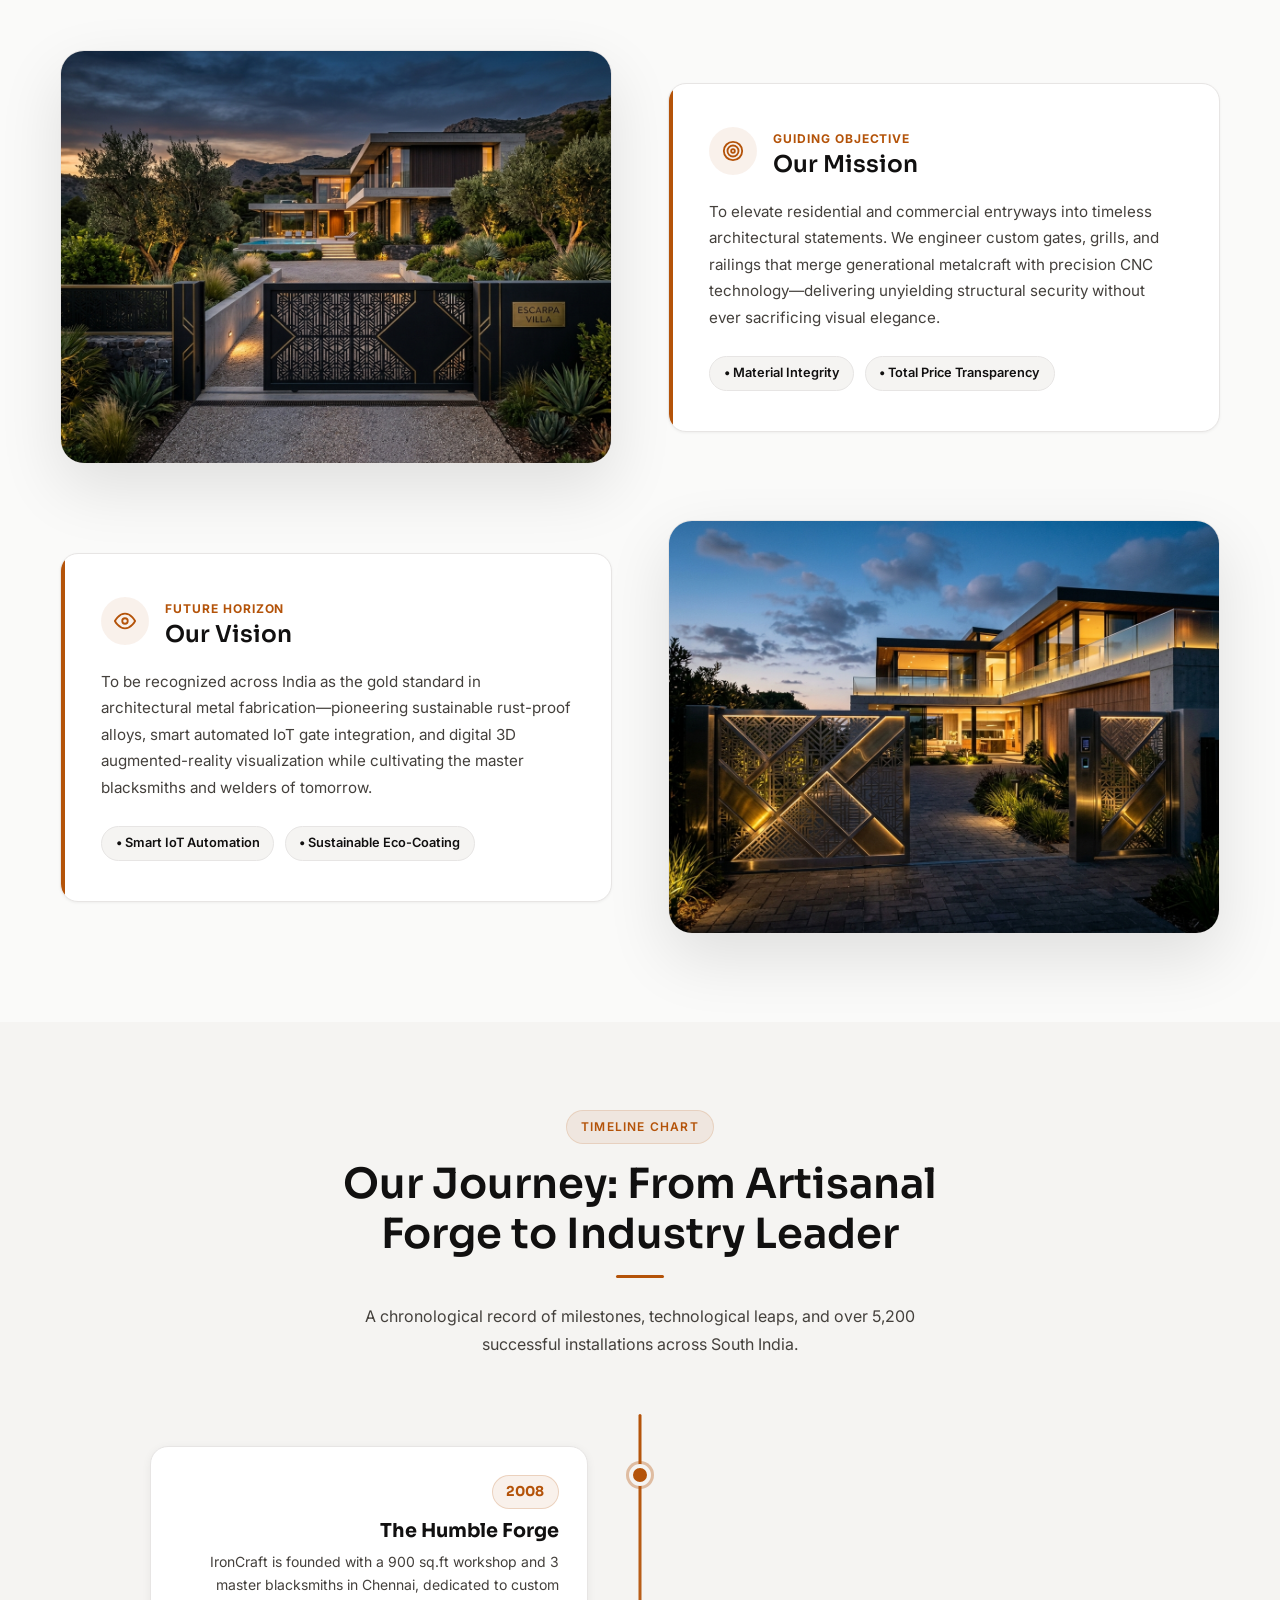
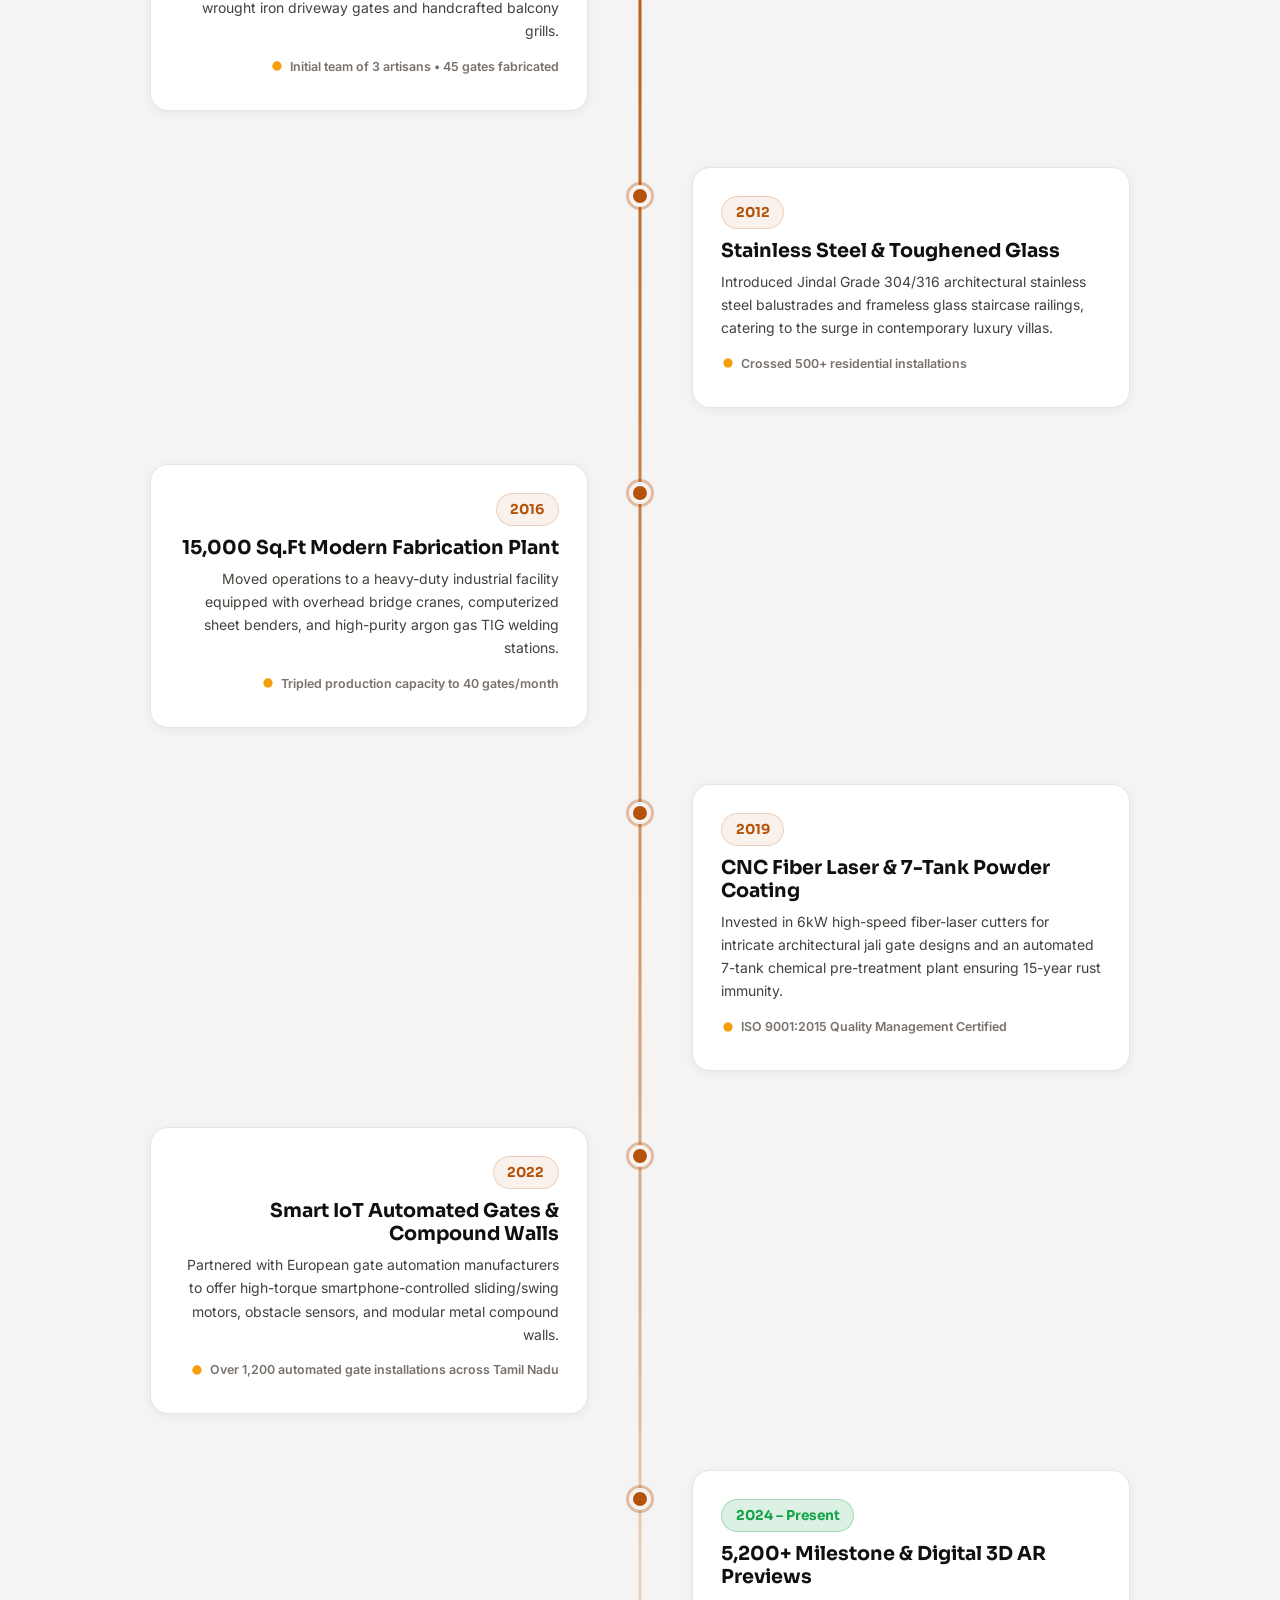
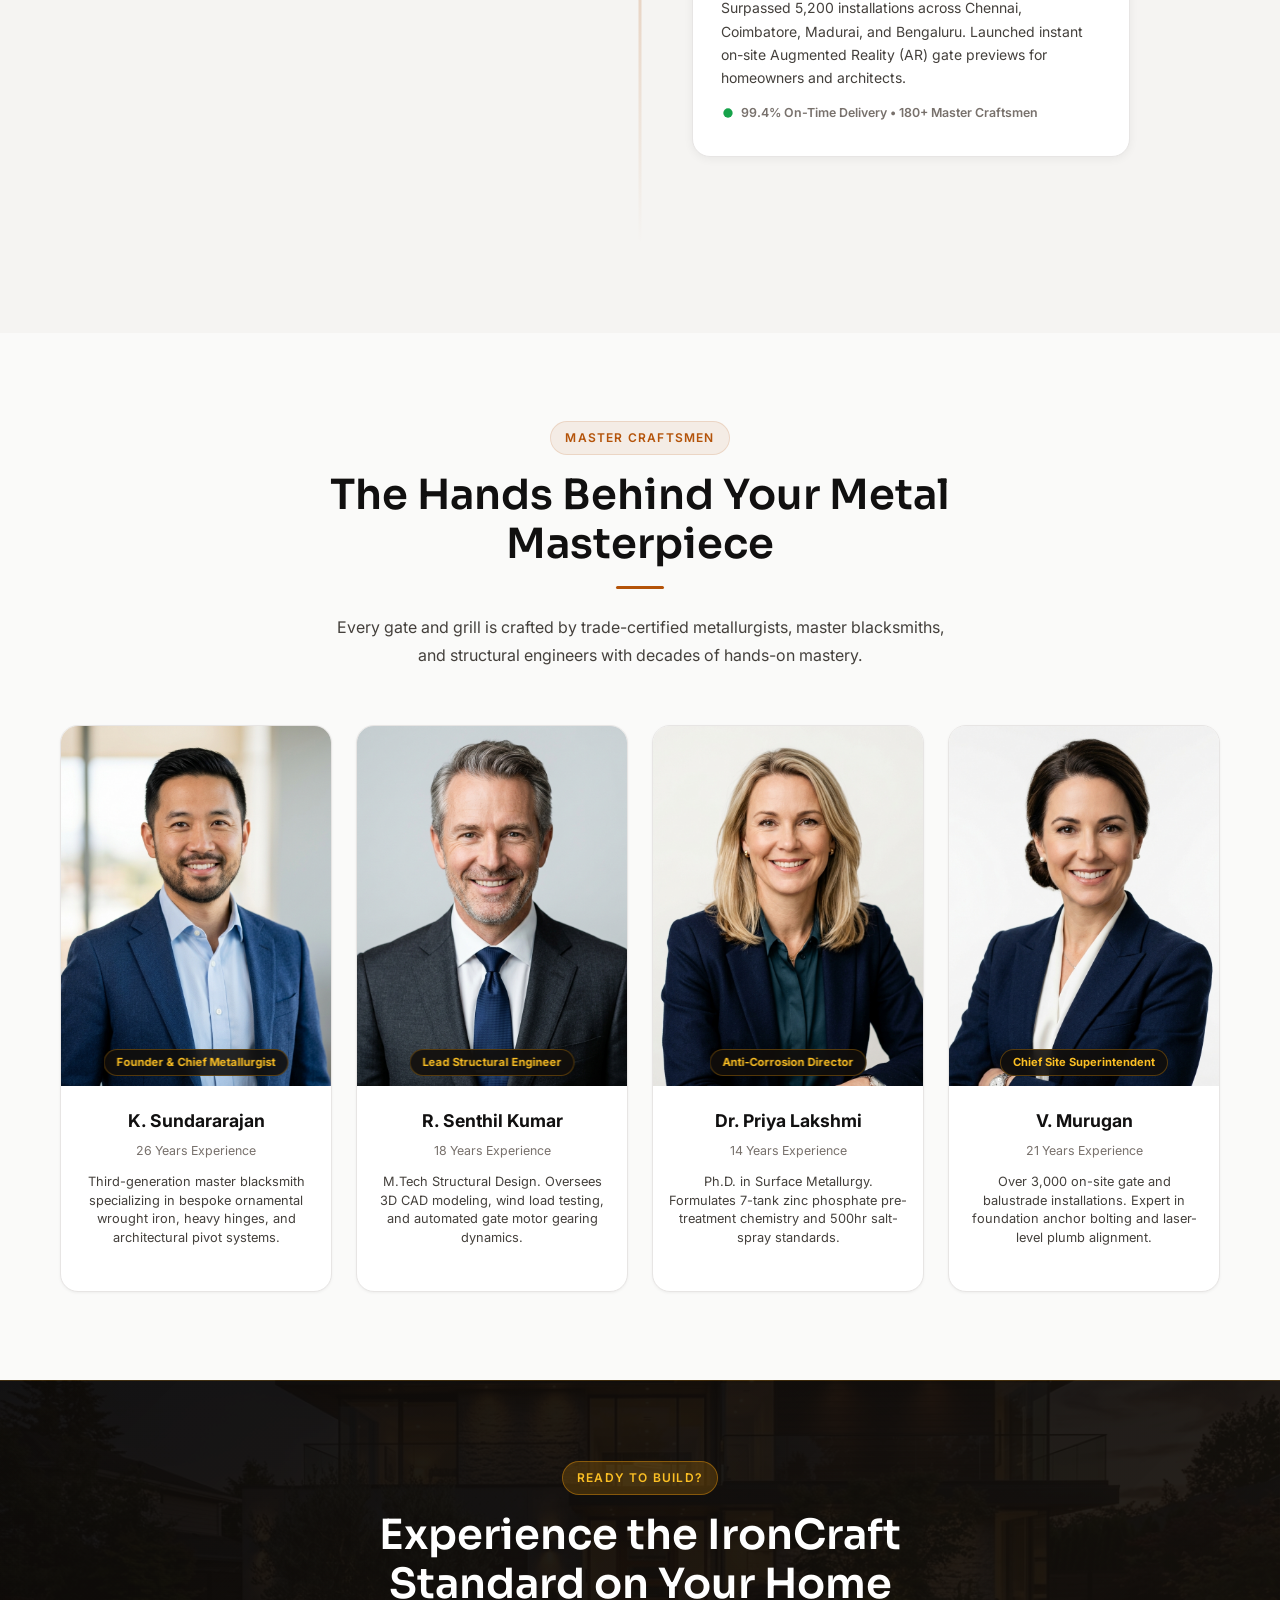
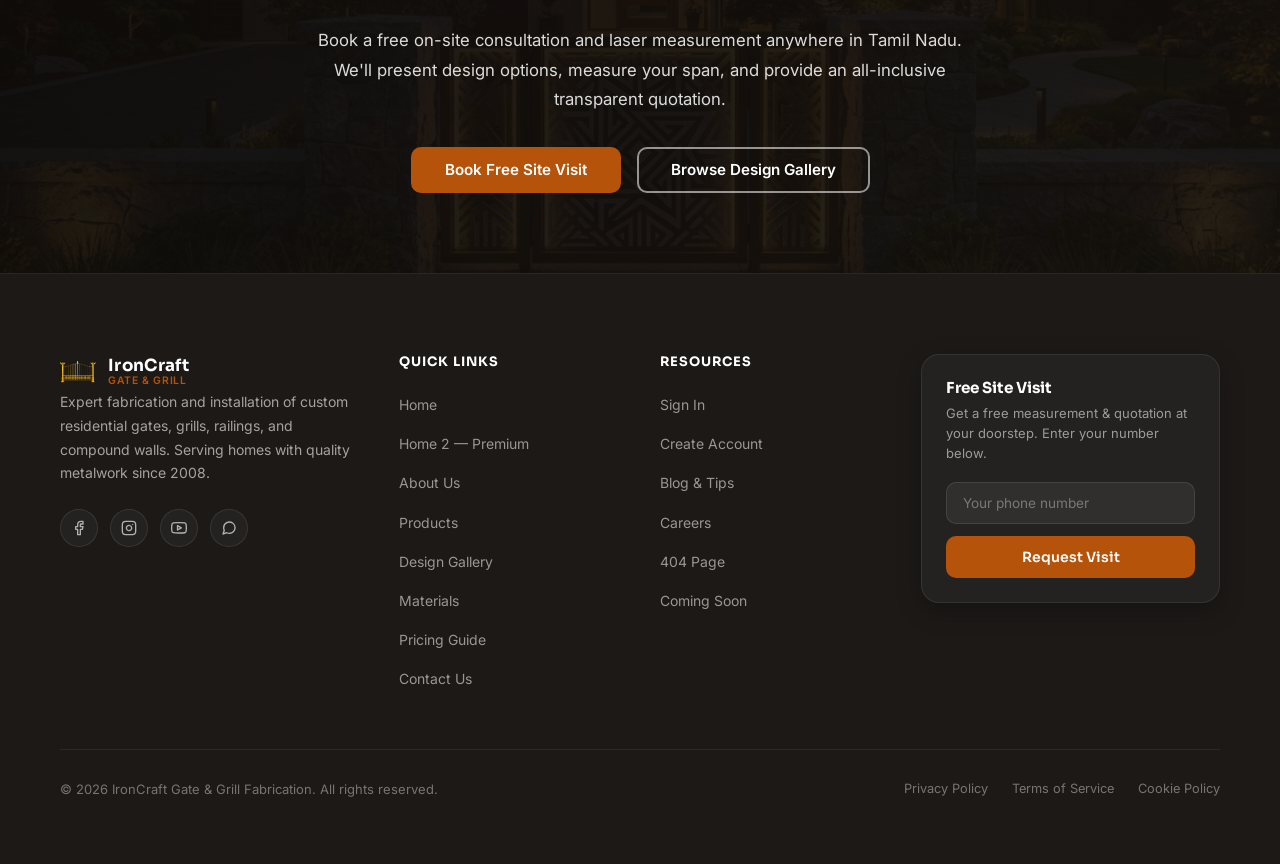
<file: about.html>
<!DOCTYPE html>
<html lang="en" id="root-html">
<head>
    <meta charset="UTF-8">
    <meta name="viewport" content="width=device-width, initial-scale=1.0">
    <meta name="description" content="About IronCraft — 16+ years of specialized architectural gate and grill fabrication. Learn about our master craftsmen, how our precision workflow works, mission & vision, and our journey since 2008.">
    <title>About Us — IronCraft Gate & Grill Fabrication</title>
    <link rel="icon" type="image/svg+xml" href="favicon.svg">
    <link rel="stylesheet" href="style.css">
    <style>
        /* =========================================================
           ABOUT PAGE SPECIFIC STYLES
           ========================================================= */

        /* --- PAGE HERO (Matches products.html / materials.html style) --- */
        .page-hero { 
            background: linear-gradient(135deg, rgba(14, 11, 9, 0.84) 0%, rgba(10, 8, 7, 0.88) 50%, rgba(18, 14, 11, 0.82) 100%), url('assets/images/about-hero-atelier.jpg') center/cover no-repeat; 
            padding: 6.5rem 0 5.5rem; 
            position: relative; 
            overflow: hidden; 
            text-align: center; 
            border-bottom: 1px solid rgba(245, 158, 11, 0.15); 
        }
        .page-hero .container { position: relative; z-index: 1; }
        .page-hero h1 { color: #fff; margin-bottom: 1rem; text-align: center; text-shadow: 0 2px 14px rgba(0,0,0,0.6); }
        .page-hero p { color: rgba(255,255,255,0.85); max-width: 640px; font-size: 1.05rem; margin: 0 auto; text-align: center; text-shadow: 0 1px 8px rgba(0,0,0,0.5); }
        .breadcrumb { display:flex; align-items:center; justify-content:center; gap:0.5rem; margin-bottom:1.5rem; font-size:0.825rem; }
        .breadcrumb a { color:rgba(255,255,255,0.5); transition:color 0.2s; }
        .breadcrumb a:hover { color:var(--primary); }
        .breadcrumb span { color:rgba(255,255,255,0.3); }
        .breadcrumb-current { color:var(--primary); font-weight:600; }

        /* --- YEARS OF EXPERIENCE SECTION --- */
        .experience-grid {
            display: grid;
            grid-template-columns: 1.05fr 0.95fr;
            gap: 3.5rem;
            align-items: stretch;
        }
        .exp-visual-wrap {
            position: relative;
            height: 100%;
            display: flex;
            flex-direction: column;
            min-height: 520px;
        }
        .exp-img-frame {
            border-radius: var(--radius-2xl);
            overflow: hidden;
            box-shadow: var(--shadow-xl);
            border: 1px solid var(--border-default);
            position: relative;
            width: 100%;
            height: 100%;
            min-height: 520px;
        }
        .exp-img-frame img {
            width: 100%;
            height: 100%;
            object-fit: cover;
            object-position: center;
            transition: transform 0.6s cubic-bezier(0.2, 0.8, 0.2, 1);
        }
        .exp-visual-wrap:hover .exp-img-frame img {
            transform: scale(1.03);
        }
        .exp-badge-floating {
            position: absolute;
            bottom: 1.5rem;
            right: 1.5rem;
            background: var(--bg-card);
            border: 2px solid var(--primary);
            border-radius: var(--radius-xl);
            padding: 1.25rem 1.5rem;
            box-shadow: 0 16px 36px rgba(180, 83, 9, 0.22);
            display: flex;
            align-items: center;
            gap: 1rem;
            z-index: 3;
            max-width: 250px;
        }
        [dir="rtl"] .exp-badge-floating {
            right: auto;
            left: 1.5rem;
        }
        .exp-badge-icon {
            width: 48px;
            height: 48px;
            border-radius: 50%;
            background: var(--primary-subtle);
            color: var(--primary);
            display: flex;
            align-items: center;
            justify-content: center;
            flex-shrink: 0;
        }
        .exp-badge-num {
            font-family: var(--font-heading);
            font-size: 1.6rem;
            font-weight: 700;
            color: var(--primary);
            line-height: 1;
        }
        .exp-badge-text {
            font-size: 0.775rem;
            font-weight: 600;
            color: var(--text-heading);
            line-height: 1.2;
            margin-top: 0.2rem;
        }
        .exp-stamp {
            position: absolute;
            top: 1rem;
            left: 1rem;
            background: rgba(18, 15, 13, 0.82);
            backdrop-filter: blur(10px);
            border: 1px solid rgba(245, 158, 11, 0.3);
            border-radius: var(--radius-full);
            padding: 0.35rem 0.85rem;
            display: inline-flex;
            align-items: center;
            gap: 0.4rem;
            color: #FBBF24;
            font-size: 0.725rem;
            font-weight: 700;
            text-transform: uppercase;
            letter-spacing: 0.05em;
            z-index: 2;
        }
        .exp-stats-grid {
            display: grid;
            grid-template-columns: repeat(2, 1fr);
            gap: 1.25rem;
            margin: 2rem 0;
        }
        .exp-stat-card {
            background: var(--bg-card);
            border: 1px solid var(--border-default);
            border-radius: var(--radius-lg);
            padding: 1.25rem;
            transition: var(--transition-smooth);
            box-shadow: var(--shadow-sm);
        }
        .exp-stat-card:hover {
            border-color: var(--primary);
            transform: translateY(-3px);
            box-shadow: var(--shadow-card-hover);
        }
        .exp-card-number {
            font-family: var(--font-heading);
            font-size: 1.9rem;
            font-weight: 700;
            color: var(--primary);
            line-height: 1;
            margin-bottom: 0.35rem;
        }
        .exp-card-label {
            font-size: 0.85rem;
            font-weight: 600;
            color: var(--text-heading);
            margin-bottom: 0.2rem;
        }
        .exp-card-desc {
            font-size: 0.775rem;
            color: var(--text-muted);
            line-height: 1.4;
        }
        .exp-checklist {
            display: grid;
            grid-template-columns: repeat(2, 1fr);
            gap: 0.75rem;
            margin-top: 1.5rem;
        }
        .exp-check-item {
            display: flex;
            align-items: center;
            gap: 0.6rem;
            font-size: 0.875rem;
            font-weight: 500;
            color: var(--text-body);
        }
        .exp-check-item svg {
            color: #16A34A;
            flex-shrink: 0;
        }

        /* --- HOW IT WORKS SECTION --- */
        .workflow-top-feature {
            background: var(--bg-card);
            border: 1px solid var(--border-default);
            border-radius: var(--radius-2xl);
            overflow: hidden;
            display: grid;
            grid-template-columns: 1.1fr 0.9fr;
            box-shadow: var(--shadow-lg);
            margin-bottom: 3.5rem;
        }
        .workflow-feature-img {
            position: relative;
            min-height: 320px;
        }
        .workflow-feature-img img {
            width: 100%;
            height: 100%;
            object-fit: cover;
        }
        .workflow-feature-overlay {
            position: absolute;
            inset: 0;
            background: linear-gradient(135deg, rgba(0,0,0,0.6) 0%, transparent 60%);
            padding: 1.5rem;
            display: flex;
            align-items: flex-start;
        }
        .feature-img-badge {
            background: rgba(18, 15, 13, 0.85);
            backdrop-filter: blur(8px);
            border: 1px solid rgba(245, 158, 11, 0.4);
            border-radius: var(--radius-full);
            padding: 0.4rem 0.95rem;
            color: #FDE68A;
            font-size: 0.75rem;
            font-weight: 700;
            letter-spacing: 0.05em;
            text-transform: uppercase;
        }
        .workflow-feature-text {
            padding: 2.5rem;
            display: flex;
            flex-direction: column;
            justify-content: center;
        }
        .workflow-steps-grid {
            display: grid;
            grid-template-columns: repeat(3, 1fr);
            gap: 1.75rem;
        }
        .workflow-card {
            background: var(--bg-card);
            border: 1px solid var(--border-default);
            border-radius: var(--radius-xl);
            padding: 1.75rem;
            position: relative;
            transition: var(--transition-smooth);
            display: flex;
            flex-direction: column;
            box-shadow: var(--shadow-sm);
            height: 100%;
        }
        .workflow-card:hover {
            transform: translateY(-5px);
            border-color: var(--primary);
            box-shadow: var(--shadow-card-hover);
        }
        .step-index-pill {
            position: absolute;
            top: -0.75rem;
            left: 1.5rem;
            background: linear-gradient(135deg, var(--primary) 0%, #D97706 100%);
            color: #ffffff;
            font-family: var(--font-heading);
            font-size: 0.775rem;
            font-weight: 700;
            padding: 0.25rem 0.75rem;
            border-radius: var(--radius-full);
            box-shadow: 0 4px 10px rgba(180, 83, 9, 0.35);
        }
        [dir="rtl"] .step-index-pill {
            left: auto;
            right: 1.5rem;
        }
        .step-icon-wrap {
            width: 52px;
            height: 52px;
            background: var(--primary-subtle);
            border-radius: var(--radius-lg);
            display: flex;
            align-items: center;
            justify-content: center;
            color: var(--primary);
            margin: 0.75rem 0 1.25rem;
            transition: transform 0.25s ease;
            flex-shrink: 0;
        }
        .workflow-card:hover .step-icon-wrap {
            transform: scale(1.1);
            background: var(--primary);
            color: #ffffff;
        }
        .step-title {
            font-size: 1.05rem;
            font-weight: 700;
            color: var(--text-heading);
            margin-bottom: 0.75rem;
            line-height: 1.35;
            min-height: 2.85rem;
            display: flex;
            align-items: flex-start;
        }
        .step-desc {
            font-size: 0.85rem;
            color: var(--text-body);
            line-height: 1.6;
            margin-bottom: 1.25rem;
            min-height: 6.85rem;
            display: flex;
            align-items: flex-start;
            flex-grow: 1;
        }
        .step-keypoint {
            display: inline-flex;
            align-items: center;
            gap: 0.4rem;
            font-size: 0.75rem;
            font-weight: 600;
            color: var(--primary);
            background: var(--primary-subtle);
            padding: 0.35rem 0.75rem;
            border-radius: var(--radius-sm);
            width: fit-content;
            margin-top: auto;
        }

        /* --- MISSION & VISION SECTION (Alternating 2-Row Layout) --- */
        .mv-showcase-wrap {
            display: flex;
            flex-direction: column;
            gap: 3.5rem;
        }
        .mv-row {
            display: grid;
            grid-template-columns: 1fr 1fr;
            gap: 3.5rem;
            align-items: center;
        }
        .mv-visual-frame {
            position: relative;
            border-radius: var(--radius-2xl);
            overflow: hidden;
            box-shadow: var(--shadow-xl);
            border: 1px solid var(--border-default);
            aspect-ratio: 4/3;
            height: 100%;
        }
        .mv-visual-frame img {
            width: 100%;
            height: 100%;
            object-fit: cover;
            transition: transform 0.6s ease;
            display: block;
        }
        .mv-visual-frame:hover img {
            transform: scale(1.03);
        }
        .mv-card {
            background: var(--bg-card);
            border: 1px solid var(--border-default);
            border-radius: var(--radius-xl);
            padding: 2.5rem;
            position: relative;
            box-shadow: var(--shadow-sm);
            transition: var(--transition-smooth);
            overflow: hidden;
            display: flex;
            flex-direction: column;
            justify-content: center;
        }
        .mv-card::before {
            content: '';
            position: absolute;
            top: 0;
            left: 0;
            width: 4px;
            height: 100%;
            background: var(--primary);
        }
        [dir="rtl"] .mv-card::before {
            left: auto;
            right: 0;
        }
        .mv-card:hover {
            transform: translateY(-4px);
            border-color: rgba(180, 83, 9, 0.4);
            box-shadow: var(--shadow-card-hover);
        }
        .mv-card-header {
            display: flex;
            align-items: center;
            gap: 1rem;
            margin-bottom: 1.25rem;
        }
        .mv-icon {
            width: 48px;
            height: 48px;
            border-radius: 50%;
            background: var(--primary-subtle);
            color: var(--primary);
            display: flex;
            align-items: center;
            justify-content: center;
            flex-shrink: 0;
        }
        .mv-tag {
            font-size: 0.75rem;
            font-weight: 700;
            letter-spacing: 0.08em;
            text-transform: uppercase;
            color: var(--primary);
        }
        .mv-card h3 {
            font-size: 1.45rem;
            margin: 0;
            color: var(--text-heading);
        }
        .mv-card p {
            font-size: 0.95rem;
            color: var(--text-body);
            line-height: 1.75;
            margin-bottom: 1.5rem;
        }
        .mv-pillars {
            display: flex;
            flex-wrap: wrap;
            gap: 0.65rem;
        }
        .mv-pillar-tag {
            font-size: 0.8rem;
            font-weight: 600;
            padding: 0.35rem 0.85rem;
            border-radius: var(--radius-full);
            background: var(--bg-surface);
            border: 1px solid var(--border-default);
            color: var(--text-heading);
        }

        /* --- TIMELINE CHART OF JOURNEY --- */
        .timeline-section {
            background: var(--bg-surface);
            position: relative;
        }
        .timeline-wrap {
            position: relative;
            max-width: 980px;
            margin: 0 auto;
            padding: 2rem 0;
        }
        .timeline-wrap::before {
            content: '';
            position: absolute;
            top: 0;
            bottom: 0;
            left: 50%;
            transform: translateX(-50%);
            width: 3px;
            background: linear-gradient(180deg, var(--primary) 0%, rgba(180, 83, 9, 0.4) 75%, transparent 100%);
            border-radius: 3px;
        }
        .timeline-item {
            position: relative;
            margin-bottom: 3.5rem;
            width: 50%;
        }
        .timeline-item:nth-child(odd) {
            left: 0;
            right: auto;
            padding-right: 3.25rem;
            text-align: right;
        }
        .timeline-item:nth-child(even) {
            left: 50%;
            right: auto;
            padding-left: 3.25rem;
            text-align: left;
        }
        [dir="rtl"] .timeline-item:nth-child(odd) {
            left: auto;
            right: 0;
            padding-right: 0;
            padding-left: 3.25rem;
            text-align: left;
        }
        [dir="rtl"] .timeline-item:nth-child(even) {
            left: auto;
            right: 50%;
            padding-left: 0;
            padding-right: 3.25rem;
            text-align: right;
        }
        .timeline-dot {
            position: absolute;
            top: 18px;
            width: 22px;
            height: 22px;
            border-radius: 50%;
            background: var(--primary);
            border: 4px solid var(--bg-surface);
            box-shadow: 0 0 0 3px rgba(180, 83, 9, 0.35);
            z-index: 2;
            transition: transform 0.25s ease, background-color 0.25s ease;
        }
        .timeline-item:nth-child(odd) .timeline-dot {
            right: -11px;
            left: auto;
        }
        .timeline-item:nth-child(even) .timeline-dot {
            left: -11px;
            right: auto;
        }
        [dir="rtl"] .timeline-item:nth-child(odd) .timeline-dot {
            right: auto;
            left: -11px;
        }
        [dir="rtl"] .timeline-item:nth-child(even) .timeline-dot {
            left: auto;
            right: -11px;
        }
        .timeline-item:hover .timeline-dot {
            transform: scale(1.35);
            background: #F59E0B;
            box-shadow: 0 0 0 6px rgba(245, 158, 11, 0.4);
        }
        .timeline-box {
            background: var(--bg-card);
            border: 1px solid var(--border-default);
            border-radius: var(--radius-xl);
            padding: 1.75rem;
            box-shadow: var(--shadow-card);
            transition: var(--transition-smooth);
            position: relative;
        }
        .timeline-item:hover .timeline-box {
            transform: translateY(-4px);
            border-color: var(--primary);
            box-shadow: var(--shadow-card-hover);
        }
        .timeline-year {
            display: inline-block;
            font-family: var(--font-heading);
            font-size: 0.85rem;
            font-weight: 700;
            color: var(--primary);
            background: var(--primary-subtle);
            border: 1px solid rgba(180, 83, 9, 0.2);
            padding: 0.25rem 0.85rem;
            border-radius: var(--radius-full);
            margin-bottom: 0.65rem;
        }
        .timeline-title {
            font-size: 1.2rem;
            font-weight: 700;
            color: var(--text-heading);
            margin-bottom: 0.5rem;
        }
        .timeline-desc {
            font-size: 0.875rem;
            color: var(--text-body);
            line-height: 1.65;
            margin-bottom: 0.75rem;
        }
        .timeline-metric {
            display: inline-flex;
            align-items: center;
            gap: 0.4rem;
            font-size: 0.775rem;
            font-weight: 600;
            color: var(--text-muted);
        }
        .timeline-metric svg {
            color: #F59E0B;
            width: 14px;
            height: 14px;
        }


        /* --- TEAM & CRAFTSMANSHIP SPOTLIGHT --- */
        .team-grid {
            display: grid;
            grid-template-columns: repeat(4, 1fr);
            gap: 1.5rem;
        }
        .team-card {
            background: var(--bg-card);
            border: 1px solid var(--border-default);
            border-radius: var(--radius-xl);
            overflow: hidden;
            box-shadow: var(--shadow-sm);
            transition: var(--transition-smooth);
            text-align: center;
            padding-bottom: 1.5rem;
            display: flex;
            flex-direction: column;
            height: 100%;
        }
        .team-card:hover {
            transform: translateY(-4px);
            border-color: var(--primary);
            box-shadow: var(--shadow-card-hover);
        }
        .team-avatar-wrap {
            height: 360px;
            background: var(--bg-surface);
            position: relative;
            overflow: hidden;
            margin-bottom: 1.25rem;
        }
        .team-avatar-wrap img {
            width: 100%;
            height: 100%;
            object-fit: cover;
            object-position: top center;
            transition: transform 0.4s ease;
        }
        .team-card:hover .team-avatar-wrap img {
            transform: scale(1.05);
        }
        .team-role-tag {
            position: absolute;
            bottom: 0.65rem;
            left: 50%;
            transform: translateX(-50%);
            background: rgba(18, 14, 11, 0.88);
            border: 1px solid rgba(245, 158, 11, 0.3);
            border-radius: var(--radius-full);
            color: #FBBF24;
            font-size: 0.7rem;
            font-weight: 700;
            padding: 0.2rem 0.75rem;
            white-space: nowrap;
            backdrop-filter: blur(6px);
        }
        .team-name {
            font-size: 1.1rem;
            font-weight: 700;
            color: var(--text-heading);
            margin-bottom: 0.25rem;
        }
        .team-exp {
            font-size: 0.775rem;
            color: var(--text-muted);
            margin-bottom: 0.75rem;
        }
        .team-specialty {
            font-size: 0.8rem;
            color: var(--text-body);
            padding: 0 1rem;
            line-height: 1.45;
            min-height: 5.85rem;
            display: flex;
            align-items: flex-start;
            justify-content: center;
        }


        /* --- CTA BANNER --- */
        .about-cta-section {
            background: linear-gradient(135deg, rgba(14, 11, 9, 0.94) 0%, rgba(20, 16, 12, 0.92) 100%),
                        url('assets/images/about-luxury-entrance.jpg') center/cover no-repeat;
            padding: 5rem 0;
            border-top: 1px solid rgba(245, 158, 11, 0.2);
            text-align: center;
            position: relative;
        }
        .about-cta-inner {
            max-width: 680px;
            margin: 0 auto;
            position: relative;
            z-index: 2;
        }
        .about-cta-inner h2 {
            color: #ffffff;
            font-size: clamp(1.8rem, 3.8vw, 2.6rem);
            margin-bottom: 1rem;
        }
        .about-cta-inner p {
            color: rgba(255, 255, 255, 0.85);
            font-size: 1.05rem;
            margin-bottom: 2rem;
        }
        .about-cta-buttons {
            display: flex;
            align-items: center;
            justify-content: center;
            gap: 1rem;
            flex-wrap: wrap;
        }

        /* --- RESPONSIVE BREAKPOINTS --- */
        @media (max-width: 960px) {
            .hero-about-grid {
                grid-template-columns: 1fr;
                gap: 2rem;
            }
            .experience-grid,
            .workflow-top-feature,
            .mv-row {
                grid-template-columns: 1fr;
                gap: 2.5rem;
            }
            .exp-visual-wrap {
                min-height: auto;
            }
            .exp-img-frame {
                min-height: 380px;
                height: 380px;
            }
            .exp-badge-floating {
                right: 1.25rem;
                bottom: 1.25rem;
            }
            [dir="rtl"] .exp-badge-floating {
                right: auto;
                left: 1.25rem;
            }
            .mv-row-reverse .mv-card {
                order: 2;
            }
            .mv-row-reverse .mv-visual-frame {
                order: 1;
            }
            .workflow-steps-grid {
                grid-template-columns: repeat(2, 1fr);
            }
            .timeline-wrap::before {
                left: 20px;
            }
            [dir="rtl"] .timeline-wrap::before {
                left: auto;
                right: 20px;
            }
            .timeline-item {
                width: 100%;
                left: 0 !important;
                right: auto !important;
                padding-left: 50px !important;
                padding-right: 0 !important;
                text-align: left !important;
                margin-bottom: 2.5rem;
            }
            [dir="rtl"] .timeline-item {
                left: auto !important;
                right: 0 !important;
                padding-left: 0 !important;
                padding-right: 50px !important;
                text-align: right !important;
            }
            .timeline-dot {
                left: 9px !important;
                right: auto !important;
            }
            [dir="rtl"] .timeline-dot {
                right: 9px !important;
                left: auto !important;
            }
            .team-grid {
                grid-template-columns: repeat(2, 1fr);
            }
        }

        @media (max-width: 640px) {
            .workflow-steps-grid {
                grid-template-columns: 1fr;
            }
            .team-grid {
                grid-template-columns: 1fr;
            }
            .exp-stats-grid {
                grid-template-columns: 1fr;
            }
            .exp-img-frame {
                min-height: 280px;
                height: 280px;
            }
            .exp-checklist {
                grid-template-columns: 1fr;
            }
            .factory-content-overlay {
                padding: 1.5rem;
            }
            .exp-badge-floating {
                position: static;
                margin-top: 1.25rem;
                max-width: 100%;
            }
        }
    </style>
</head>
<body>

<!-- NAVBAR (Automatically injected by components.js) -->
<div id="main-nav"></div>

<!-- PAGE HERO -->
<div class="page-hero">
    <div class="container">
        <div class="breadcrumb">
            <a href="index.html">Home</a>
            <span>&rsaquo;</span>
            <span class="breadcrumb-current">About Us</span>
        </div>
        <h1>About IronCraft</h1>
        <p>Custom-fabricated metalwork engineered with 16+ years of mastery. From architectural entrance gates to safety grills — built to protect and impress for generations.</p>
    </div>
</div>

<!-- =========================================================
     1. YEARS OF EXPERIENCE SHOWCASE
     ========================================================= -->
<section class="section" id="experience">
    <div class="container">
        <div class="experience-grid">
            <!-- Left: Visual Frame with Real Generated Craft Image -->
            <div class="exp-visual-wrap reveal">
                <div class="exp-img-frame">
                    <img src="assets/images/about-artisan-craft.jpg" alt="Master blacksmith measuring precision ornamental scrollwork with digital caliper" loading="lazy">
                    <span class="exp-stamp">
                        <svg width="14" height="14" viewBox="0 0 24 24" fill="currentColor"><path d="M12 2l3.09 6.26L22 9.27l-5 4.87 1.18 6.88L12 17.77l-6.18 3.25L7 14.14 2 9.27l6.91-1.01L12 2z"/></svg>
                        Artisan Excellence
                    </span>
                </div>
                <div class="exp-badge-floating">
                    <div class="exp-badge-icon">
                        <svg width="24" height="24" viewBox="0 0 24 24" fill="none" stroke="currentColor" stroke-width="2"><circle cx="12" cy="12" r="10"/><polyline points="12 6 12 12 16 14"/></svg>
                    </div>
                    <div>
                        <div class="exp-badge-num">16+ Years</div>
                        <div class="exp-badge-text">Dedicated Architectural Metalwork</div>
                    </div>
                </div>
            </div>

            <!-- Right: Detailed Experience Narrative -->
            <div class="reveal">
                <span class="section-tag">Years of Experience</span>
                <h2>Sixteen Years of Uncompromising Metal Fabrication</h2>
                <span class="accent-line"></span>
                <p>Founded in 2008 as a boutique wrought-iron forge in Tamil Nadu, IronCraft has spent more than sixteen uninterrupted years perfecting the delicate intersection between heavy-duty perimeter security and architectural grace.</p>

                <div class="exp-stats-grid">
                    <div class="exp-stat-card">
                        <div class="exp-card-number">5,200+</div>
                        <div class="exp-card-label">Estates Secured</div>
                        <div class="exp-card-desc">From compact modern townhomes to 20-acre luxury estates.</div>
                    </div>
                    <div class="exp-stat-card">
                        <div class="exp-card-number">10-Yr</div>
                        <div class="exp-card-label">Structural Guarantee</div>
                        <div class="exp-card-desc">Complete peace of mind on all joints, hinges, and anti-sag tracks.</div>
                    </div>
                </div>
            </div>
        </div>
    </div>
</section>

<!-- =========================================================
     2. HOW IT WORKS — STEP-BY-STEP WORKFLOW
     ========================================================= -->
<section class="section bg-surface" id="how-it-works">
    <div class="container">
        <div class="section-header reveal">
            <span class="section-tag">How It Works</span>
            <h2>Our Seamless 6-Step Fabrication Journey</h2>
            <span class="accent-line"></span>
            <p>From the initial laser measurement at your doorstep to master fabrication, multi-layer rust-proofing, and white-glove installation.</p>
        </div>

        <!-- Featured Top Banner: Engineering CAD & Laser Cutting Showcase -->
        <div class="workflow-top-feature reveal">
            <div class="workflow-feature-img">
                <img src="assets/images/about-how-works-cad.jpg" alt="Engineer inspecting 3D holographic CAD blueprints at automated CNC fiber laser machine" loading="lazy">
                <div class="workflow-feature-overlay">
                    <span class="feature-img-badge">Phase 02 &bull; Digital CAD &amp; CNC Precision</span>
                </div>
            </div>
            <div class="workflow-feature-text">
                <span class="section-tag" style="margin-bottom: 0.5rem;">Precision Engineering</span>
                <h3 style="font-size: 1.5rem; margin-bottom: 0.75rem;">Bridging Architecture &amp; Industrial Execution</h3>
                <p style="font-size: 0.9rem; margin-bottom: 1.25rem;">Before a single bar of steel is cut, our structural design studio creates millimetric CAD blueprints tailored to your villa's specific pillars, driveway slopes, and exterior aesthetic. We test wind load resistance, pivot weight dynamics, and automated swing clearance.</p>
                <div style="display: flex; gap: 1rem; align-items: center; flex-wrap: wrap;">
                    <div style="display: flex; align-items: center; gap: 0.5rem; font-size: 0.825rem; font-weight: 600;">
                        <svg width="16" height="16" viewBox="0 0 24 24" fill="none" stroke="var(--primary)" stroke-width="2"><circle cx="12" cy="12" r="10"/><path d="M12 6v6l4 2"/></svg>
                        <span>0.1mm Cutting Tolerance</span>
                    </div>
                    <div style="display: flex; align-items: center; gap: 0.5rem; font-size: 0.825rem; font-weight: 600;">
                        <svg width="16" height="16" viewBox="0 0 24 24" fill="none" stroke="var(--primary)" stroke-width="2"><path d="M21 16V8a2 2 0 0 0-1-1.73l-7-4a2 2 0 0 0-2 0l-7 4A2 2 0 0 0 3 8v8a2 2 0 0 0 1 1.73l7 4a2 2 0 0 0 2 0l7-4A2 2 0 0 0 21 16z"/></svg>
                        <span>Interactive 3D Preview</span>
                    </div>
                </div>
            </div>
        </div>

        <!-- 6 Step Detailed Grid -->
        <div class="workflow-steps-grid">
            <!-- Step 1 -->
            <div class="workflow-card reveal">
                <span class="step-index-pill">Step 01</span>
                <div class="step-icon-wrap">
                    <svg width="24" height="24" viewBox="0 0 24 24" fill="none" stroke="currentColor" stroke-width="2"><path d="M21 10c0 7-9 13-9 13s-9-6-9-13a9 9 0 0 1 18 0z"/><circle cx="12" cy="10" r="3"/></svg>
                </div>
                <h4 class="step-title">Free Site Visit &amp; 3D Laser Measurement</h4>
                <p class="step-desc">Our senior structural surveyor visits your site with optical laser tools to evaluate driveway slopes, pillar plumbness, road clearance, and exact millimeter span.</p>
                <span class="step-keypoint">&check; 100% Free &bull; No Obligation</span>
            </div>

            <!-- Step 2 -->
            <div class="workflow-card reveal" style="animation-delay: 0.1s">
                <span class="step-index-pill">Step 02</span>
                <div class="step-icon-wrap">
                    <svg width="24" height="24" viewBox="0 0 24 24" fill="none" stroke="currentColor" stroke-width="2"><polygon points="12 2 2 7 12 12 22 7 12 2"/><polyline points="2 17 12 22 22 17"/><polyline points="2 12 12 17 22 12"/></svg>
                </div>
                <h4 class="step-title">3D CAD Modeling &amp; Transparent BOQ</h4>
                <p class="step-desc">We convert your selected design into a millimetric 3D CAD render. You receive an itemized Bill of Quantities stating exact steel gauge, weight, and brand-certified materials.</p>
                <span class="step-keypoint">&check; Zero Hidden Costs</span>
            </div>

            <!-- Step 3 -->
            <div class="workflow-card reveal" style="animation-delay: 0.2s">
                <span class="step-index-pill">Step 03</span>
                <div class="step-icon-wrap">
                    <svg width="24" height="24" viewBox="0 0 24 24" fill="none" stroke="currentColor" stroke-width="2"><circle cx="6" cy="6" r="3"/><circle cx="6" cy="18" r="3"/><line x1="20" y1="4" x2="8.12" y2="15.88"/><line x1="14.47" y1="14.48" x2="20" y2="20"/><line x1="8.12" y1="8.12" x2="12" y2="12"/></svg>
                </div>
                <h4 class="step-title">Fiber Laser CNC Pattern &amp; Jali Cutting</h4>
                <p class="step-desc">Intricate jali work, modern geometric accents, and compound sheet panels are precision-cut on high-wattage fiber lasers ensuring razor-sharp edges steel.</p>
                <span class="step-keypoint">&check; 0.1mm Tolerances</span>
            </div>

            <!-- Step 4 -->
            <div class="workflow-card reveal" style="animation-delay: 0.3s">
                <span class="step-index-pill">Step 04</span>
                <div class="step-icon-wrap">
                    <svg width="24" height="24" viewBox="0 0 24 24" fill="none" stroke="currentColor" stroke-width="2"><path d="M14.7 6.3a1 1 0 0 0 0 1.4l1.6 1.6a1 1 0 0 0 1.4 0l3.77-3.77a6 6 0 0 1-7.94 7.94l-6.91 6.91a2.12 2.12 0 0 1-3-3l6.91-6.91a6 6 0 0 1 7.94-7.94l-3.76 3.76z"/></svg>
                </div>
                <h4 class="step-title">Master Welding &amp; 7-Tank Rust Immersion</h4>
                <p class="step-desc">Pieces are joined with continuous TIG/MIG shield arcs, followed by 7-tank chemical degreasing, zinc phosphating, and oven-cured electrostatic powder coating.</p>
                <span class="step-keypoint">&check; 500+ Hr Salt Spray Tested</span>
            </div>

            <!-- Step 5 -->
            <div class="workflow-card reveal" style="animation-delay: 0.4s">
                <span class="step-index-pill">Step 05</span>
                <div class="step-icon-wrap">
                    <svg width="24" height="24" viewBox="0 0 24 24" fill="none" stroke="currentColor" stroke-width="2"><rect x="2" y="7" width="20" height="14" rx="2" ry="2"/><path d="M16 21V5a2 2 0 0 0-2-2h-4a2 2 0 0 0-2 2v16"/></svg>
                </div>
                <h4 class="step-title">On-Site Installation &amp; Motor Automation</h4>
                <p class="step-desc">Our master rigging crew installs heavy-duty ball-bearing hinges, anti-lift brackets, vibration dampeners, and optional Italian-made smart automated sliding or swing gate motors.</p>
                <span class="step-keypoint">&check; Silent &bull; Smooth Rollers</span>
            </div>

            <!-- Step 6 -->
            <div class="workflow-card reveal" style="animation-delay: 0.5s">
                <span class="step-index-pill">Step 06</span>
                <div class="step-icon-wrap">
                    <svg width="24" height="24" viewBox="0 0 24 24" fill="none" stroke="currentColor" stroke-width="2"><path d="M12 22s8-4 8-10V5l-8-3-8 3v7c0 6 8 10 8 10z"/><polyline points="9 12 11 14 15 10"/></svg>
                </div>
                <h4 class="step-title">25-Point Inspection &amp; 10-Yr Warranty</h4>
                <p class="step-desc">A certified quality engineer executes a 25-point safety checklist verifying balance, plumb alignment, coating thickness, and safety sensors. Handover includes official warranty.</p>
                <span class="step-keypoint">&check; Official Warranty Card</span>
            </div>
        </div>
    </div>
</section>

<!-- =========================================================
     3. OUR MISSION & VISION
     ========================================================= -->
<section class="section" id="mission-vision">
    <div class="container">
        <div class="section-header reveal">
            <span class="section-tag">Core Purpose</span>
            <h2>Our Mission &amp; Architectural Vision</h2>
            <span class="accent-line"></span>
            <p>Guiding principles that define our commitment to homeowners, architects, and the art of metalcraft.</p>
        </div>

        <div class="mv-showcase-wrap">
            <!-- Row 1: Mission (Image Left, Mission Content Right) -->
            <div class="mv-row reveal">
                <!-- Left: Mission Architectural Photo -->
                <div class="mv-visual-frame">
                    <img src="assets/images/about-mission-estate.jpg" alt="Luxury contemporary villa with bespoke architectural laser-cut gate and railings at dusk" loading="lazy">
                </div>

                <!-- Right: Mission Card -->
                <div class="mv-card">
                    <div class="mv-card-header">
                        <div class="mv-icon">
                            <svg width="22" height="22" viewBox="0 0 24 24" fill="none" stroke="currentColor" stroke-width="2"><circle cx="12" cy="12" r="10"/><circle cx="12" cy="12" r="6"/><circle cx="12" cy="12" r="2"/></svg>
                        </div>
                        <div>
                            <span class="mv-tag">Guiding Objective</span>
                            <h3>Our Mission</h3>
                        </div>
                    </div>
                    <p>To elevate residential and commercial entryways into timeless architectural statements. We engineer custom gates, grills, and railings that merge generational metalcraft with precision CNC technology—delivering unyielding structural security without ever sacrificing visual elegance.</p>
                    <div class="mv-pillars">
                        <span class="mv-pillar-tag">&bull; Material Integrity</span>
                        <span class="mv-pillar-tag">&bull; Total Price Transparency</span>
                    </div>
                </div>
            </div>

            <!-- Row 2: Vision (Vision Content Left, New Image Right) -->
            <div class="mv-row mv-row-reverse reveal">
                <!-- Left: Vision Card (2nd content moved left!) -->
                <div class="mv-card">
                    <div class="mv-card-header">
                        <div class="mv-icon">
                            <svg width="22" height="22" viewBox="0 0 24 24" fill="none" stroke="currentColor" stroke-width="2"><path d="M1 12s4-8 11-8 11 8 11 8-4 8-11 8-11-8-11-8z"/><circle cx="12" cy="12" r="3"/></svg>
                        </div>
                        <div>
                            <span class="mv-tag">Future Horizon</span>
                            <h3>Our Vision</h3>
                        </div>
                    </div>
                    <p>To be recognized across India as the gold standard in architectural metal fabrication—pioneering sustainable rust-proof alloys, smart automated IoT gate integration, and digital 3D augmented-reality visualization while cultivating the master blacksmiths and welders of tomorrow.</p>
                    <div class="mv-pillars">
                        <span class="mv-pillar-tag">&bull; Smart IoT Automation</span>
                        <span class="mv-pillar-tag">&bull; Sustainable Eco-Coating</span>
                    </div>
                </div>

                <!-- Right: Vision Architectural Photo (New Image Added on Right!) -->
                <div class="mv-visual-frame">
                    <img src="assets/images/about-vision-smartgate.jpg" alt="Modern luxury residence with smart automated geometric laser-cut stainless steel gate and ambient LED lighting" loading="lazy">
                </div>
            </div>
        </div>
    </div>
</section>

<!-- =========================================================
     4. TIMELINE CHART OF YOUR JOURNEY (2008 – PRESENT)
     ========================================================= -->
<section class="section timeline-section" id="journey">
    <div class="container">
        <div class="section-header reveal">
            <span class="section-tag">Timeline Chart</span>
            <h2>Our Journey: From Artisanal Forge to Industry Leader</h2>
            <span class="accent-line"></span>
            <p>A chronological record of milestones, technological leaps, and over 5,200 successful installations across South India.</p>
        </div>

        <div class="timeline-wrap">
            <!-- 2008 -->
            <div class="timeline-item reveal">
                <div class="timeline-dot"></div>
                <div class="timeline-box">
                    <span class="timeline-year">2008</span>
                    <h3 class="timeline-title">The Humble Forge</h3>
                    <p class="timeline-desc">IronCraft is founded with a 900 sq.ft workshop and 3 master blacksmiths in Chennai, dedicated to custom wrought iron driveway gates and handcrafted balcony grills.</p>
                    <div class="timeline-metric">
                        <svg viewBox="0 0 24 24" fill="currentColor"><circle cx="12" cy="12" r="8"/></svg>
                        <span>Initial team of 3 artisans &bull; 45 gates fabricated</span>
                    </div>
                </div>
            </div>

            <!-- 2012 -->
            <div class="timeline-item reveal">
                <div class="timeline-dot"></div>
                <div class="timeline-box">
                    <span class="timeline-year">2012</span>
                    <h3 class="timeline-title">Stainless Steel &amp; Toughened Glass</h3>
                    <p class="timeline-desc">Introduced Jindal Grade 304/316 architectural stainless steel balustrades and frameless glass staircase railings, catering to the surge in contemporary luxury villas.</p>
                    <div class="timeline-metric">
                        <svg viewBox="0 0 24 24" fill="currentColor"><circle cx="12" cy="12" r="8"/></svg>
                        <span>Crossed 500+ residential installations</span>
                    </div>
                </div>
            </div>

            <!-- 2016 -->
            <div class="timeline-item reveal">
                <div class="timeline-dot"></div>
                <div class="timeline-box">
                    <span class="timeline-year">2016</span>
                    <h3 class="timeline-title">15,000 Sq.Ft Modern Fabrication Plant</h3>
                    <p class="timeline-desc">Moved operations to a heavy-duty industrial facility equipped with overhead bridge cranes, computerized sheet benders, and high-purity argon gas TIG welding stations.</p>
                    <div class="timeline-metric">
                        <svg viewBox="0 0 24 24" fill="currentColor"><circle cx="12" cy="12" r="8"/></svg>
                        <span>Tripled production capacity to 40 gates/month</span>
                    </div>
                </div>
            </div>

            <!-- 2019 -->
            <div class="timeline-item reveal">
                <div class="timeline-dot"></div>
                <div class="timeline-box">
                    <span class="timeline-year">2019</span>
                    <h3 class="timeline-title">CNC Fiber Laser &amp; 7-Tank Powder Coating</h3>
                    <p class="timeline-desc">Invested in 6kW high-speed fiber-laser cutters for intricate architectural jali gate designs and an automated 7-tank chemical pre-treatment plant ensuring 15-year rust immunity.</p>
                    <div class="timeline-metric">
                        <svg viewBox="0 0 24 24" fill="currentColor"><circle cx="12" cy="12" r="8"/></svg>
                        <span>ISO 9001:2015 Quality Management Certified</span>
                    </div>
                </div>
            </div>

            <!-- 2022 -->
            <div class="timeline-item reveal">
                <div class="timeline-dot"></div>
                <div class="timeline-box">
                    <span class="timeline-year">2022</span>
                    <h3 class="timeline-title">Smart IoT Automated Gates &amp; Compound Walls</h3>
                    <p class="timeline-desc">Partnered with European gate automation manufacturers to offer high-torque smartphone-controlled sliding/swing motors, obstacle sensors, and modular metal compound walls.</p>
                    <div class="timeline-metric">
                        <svg viewBox="0 0 24 24" fill="currentColor"><circle cx="12" cy="12" r="8"/></svg>
                        <span>Over 1,200 automated gate installations across Tamil Nadu</span>
                    </div>
                </div>
            </div>

            <!-- 2024 - Present -->
            <div class="timeline-item reveal">
                <div class="timeline-dot"></div>
                <div class="timeline-box">
                    <span class="timeline-year" style="background: rgba(22, 163, 74, 0.15); color: #16A34A; border-color: rgba(22, 163, 74, 0.3);">2024 &ndash; Present</span>
                    <h3 class="timeline-title">5,200+ Milestone &amp; Digital 3D AR Previews</h3>
                    <p class="timeline-desc">Surpassed 5,200 installations across Chennai, Coimbatore, Madurai, and Bengaluru. Launched instant on-site Augmented Reality (AR) gate previews for homeowners and architects.</p>
                    <div class="timeline-metric">
                        <svg viewBox="0 0 24 24" fill="#16A34A"><circle cx="12" cy="12" r="8"/></svg>
                        <span>99.4% On-Time Delivery &bull; 180+ Master Craftsmen</span>
                    </div>
                </div>
            </div>
        </div>
    </div>
</section>

<!-- =========================================================
     5. MASTER CRAFTSMEN & ENGINEERING LEADERSHIP (etc)
     ========================================================= -->
<section class="section" id="team">
    <div class="container">
        <div class="section-header reveal">
            <span class="section-tag">Master Craftsmen</span>
            <h2>The Hands Behind Your Metal Masterpiece</h2>
            <span class="accent-line"></span>
            <p>Every gate and grill is crafted by trade-certified metallurgists, master blacksmiths, and structural engineers with decades of hands-on mastery.</p>
        </div>

        <div class="team-grid">
            <!-- Member 1 -->
            <div class="team-card reveal">
                <div class="team-avatar-wrap">
                    <img src="assets/images/profile/team_james.png" alt="K. Sundararajan - Founder & Master Craftsman" loading="lazy">
                    <span class="team-role-tag">Founder &amp; Chief Metallurgist</span>
                </div>
                <div class="team-name">K. Sundararajan</div>
                <div class="team-exp">26 Years Experience</div>
                <p class="team-specialty">Third-generation master blacksmith specializing in bespoke ornamental wrought iron, heavy hinges, and architectural pivot systems.</p>
            </div>

            <!-- Member 2 -->
            <div class="team-card reveal" style="animation-delay: 0.1s">
                <div class="team-avatar-wrap">
                    <img src="assets/images/profile/team_david.png" alt="R. Senthil Kumar - Head of Structural Engineering" loading="lazy">
                    <span class="team-role-tag">Lead Structural Engineer</span>
                </div>
                <div class="team-name">R. Senthil Kumar</div>
                <div class="team-exp">18 Years Experience</div>
                <p class="team-specialty">M.Tech Structural Design. Oversees 3D CAD modeling, wind load testing, and automated gate motor gearing dynamics.</p>
            </div>

            <!-- Member 3 -->
            <div class="team-card reveal" style="animation-delay: 0.2s">
                <div class="team-avatar-wrap">
                    <img src="assets/images/profile/team_maria.png" alt="Dr. Priya Lakshmi - Coatings & Metallurgy Lead" loading="lazy">
                    <span class="team-role-tag">Anti-Corrosion Director</span>
                </div>
                <div class="team-name">Dr. Priya Lakshmi</div>
                <div class="team-exp">14 Years Experience</div>
                <p class="team-specialty">Ph.D. in Surface Metallurgy. Formulates 7-tank zinc phosphate pre-treatment chemistry and 500hr salt-spray standards.</p>
            </div>

            <!-- Member 4 -->
            <div class="team-card reveal" style="animation-delay: 0.3s">
                <div class="team-avatar-wrap">
                    <img src="assets/images/profile/team_fatima.png" alt="V. Murugan - Master Installation Superintendent" loading="lazy">
                    <span class="team-role-tag">Chief Site Superintendent</span>
                </div>
                <div class="team-name">V. Murugan</div>
                <div class="team-exp">21 Years Experience</div>
                <p class="team-specialty">Over 3,000 on-site gate and balustrade installations. Expert in foundation anchor bolting and laser-level plumb alignment.</p>
            </div>
        </div>
    </div>
</section>

<!-- =========================================================
     6. CALL TO ACTION BANNER
     ========================================================= -->
<section class="about-cta-section">
    <div class="container">
        <div class="about-cta-inner reveal">
            <span class="section-tag" style="background: rgba(245, 158, 11, 0.2); color: #FBBF24; border-color: rgba(245, 158, 11, 0.4);">Ready to Build?</span>
            <h2>Experience the IronCraft Standard on Your Home</h2>
            <p>Book a free on-site consultation and laser measurement anywhere in Tamil Nadu. We'll present design options, measure your span, and provide an all-inclusive transparent quotation.</p>
            <div class="about-cta-buttons">
                <a href="contact.html" class="btn btn-primary btn-lg">Book Free Site Visit</a>
                <a href="gallery.html" class="btn btn-outline-white btn-lg">Browse Design Gallery</a>
            </div>
        </div>
    </div>
</section>

<!-- FOOTER (Automatically injected by components.js) -->
<div id="main-footer"></div>

<!-- SHARED SCRIPT -->
<script src="components.js"></script>
</body>
</html>
</file>
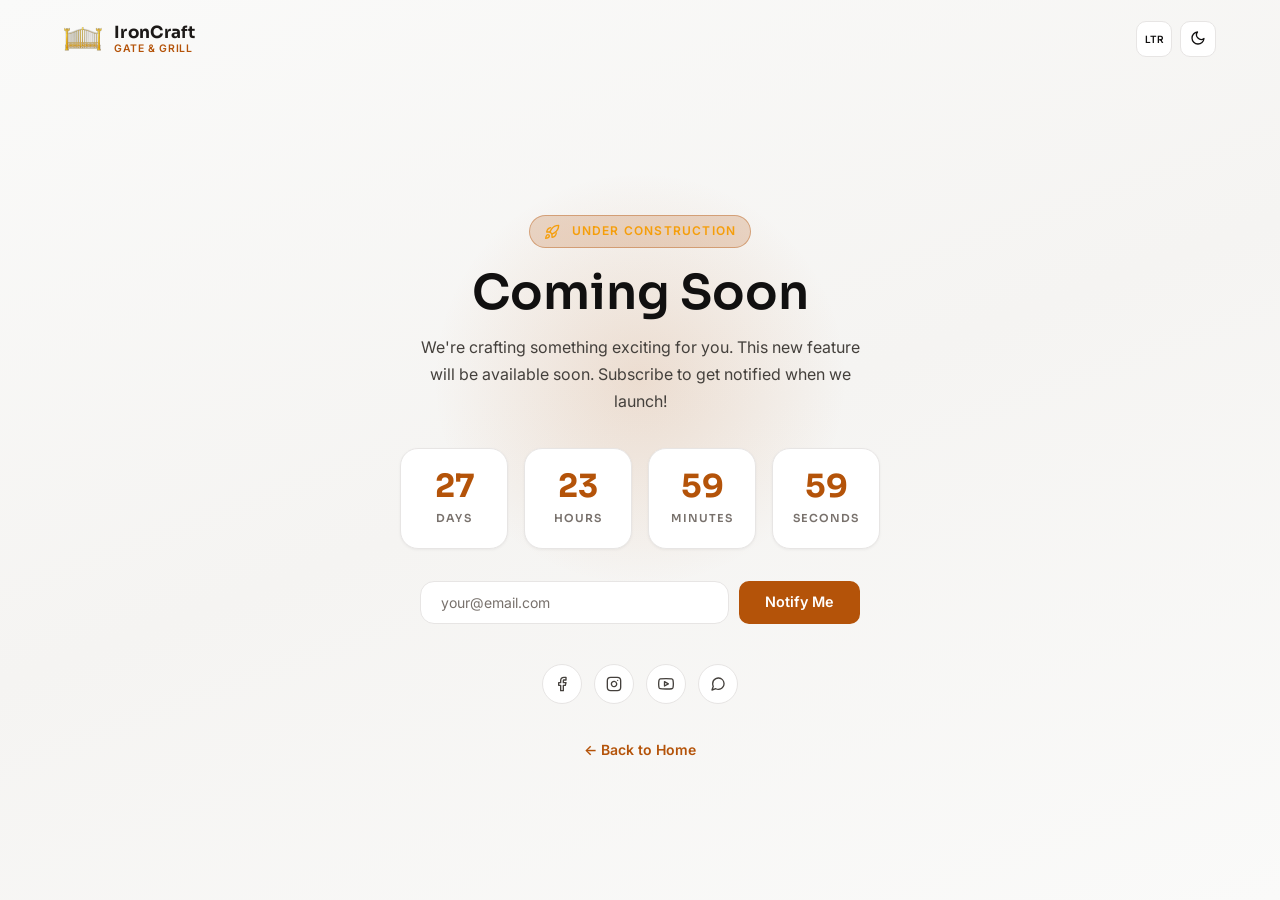
<file: coming-soon.html>
<!DOCTYPE html>
<html lang="en" id="root-html">
<head>
    <meta charset="UTF-8">
    <meta name="viewport" content="width=device-width, initial-scale=1.0">
    <meta name="description" content="This page is coming soon. Subscribe for updates on new custom fabrication products and features from IronCraft.">
    <title>Coming Soon — IronCraft Gate & Grill Fabrication</title>
    <link rel="icon" type="image/svg+xml" href="favicon.svg">
    <link rel="stylesheet" href="style.css">
</head>
<body class="fullscreen-page">

<!-- Top Bar -->
<div style="display:flex;align-items:center;justify-content:space-between;padding:1.25rem 1.5rem;max-width:1200px;margin:0 auto;width:100%;">
    <a href="index.html" class="nav-logo" aria-label="IronCraft Home" style="text-decoration:none;">
        <img src="logo.svg" alt="IronCraft Logo" width="38" height="38" style="width:38px;height:38px;object-fit:contain;display:block;" />
        <div class="nav-logo-text">
            <span class="brand-top">IronCraft</span>
            <span class="brand-bottom">Gate &amp; Grill</span>
        </div>
    </a>
    <div style="display:flex;gap:0.5rem;">
        <button onclick="toggleDir()" class="auth-toggle-btn" title="Toggle Direction">
            <span class="dir-label" style="font-size:0.625rem;font-weight:600;">LTR</span>
        </button>
        <button onclick="toggleTheme()" class="auth-toggle-btn" title="Toggle Theme" aria-label="Toggle dark mode">
            <span class="theme-icon-wrap"><svg xmlns="http://www.w3.org/2000/svg" width="16" height="16" viewBox="0 0 24 24" fill="none" stroke="currentColor" stroke-width="2" stroke-linecap="round" stroke-linejoin="round"><path d="M21 12.79A9 9 0 1 1 11.21 3 7 7 0 0 0 21 12.79z"/></svg></span>
        </button>
    </div>
</div>

<!-- Content -->
<div class="fullscreen-content">
    <div style="position:relative;max-width:540px;width:100%;margin:0 auto;">
        <!-- Decorative glow -->
        <div style="position:absolute;top:30%;left:50%;transform:translate(-50%,-50%);width:min(450px, 90vw);height:min(450px, 90vw);background:radial-gradient(circle,rgba(180,83,9,0.15),transparent 65%);border-radius:50%;pointer-events:none;"></div>

        <div style="position:relative;z-index:2;">
            <div class="section-tag" style="background:rgba(180,83,9,0.2);border-color:rgba(180,83,9,0.4);margin-bottom:1rem;color:#F59E0B;">
                <svg xmlns="http://www.w3.org/2000/svg" width="16" height="16" viewBox="0 0 24 24" fill="none" stroke="currentColor" stroke-width="2" stroke-linecap="round" stroke-linejoin="round" style="margin-right:0.35rem;"><path d="M4.5 16.5c-1.5 1.26-2 5-2 5s3.74-.5 5-2c.71-.84.7-2.13-.09-2.91a2.18 2.18 0 0 0-2.91-.09z"/><path d="M12 15l-3-3a22 22 0 0 1 2-3.95A12.88 12.88 0 0 1 22 2c0 2.72-.78 7.5-6 11a22.35 22.35 0 0 1-4 2z"/><path d="M9 12H4s.55-3.03 2-4.5C7.5 6 10 5.5 10 5.5"/><path d="M12 15v5s3.03-.55 4.5-2c1.5-1.5 2-4.5 2-4.5"/></svg>
                Under Construction
            </div>
            <h1 class="coming-title">Coming Soon</h1>
            <p class="coming-desc">
                We're crafting something exciting for you. This new feature will be available soon. Subscribe to get notified when we launch!
            </p>

            <!-- Countdown -->
            <div class="countdown-grid" id="countdown">
                <div class="countdown-item">
                    <div class="countdown-value" id="cd-days">28</div>
                    <div class="countdown-label">Days</div>
                </div>
                <div class="countdown-item">
                    <div class="countdown-value" id="cd-hours">14</div>
                    <div class="countdown-label">Hours</div>
                </div>
                <div class="countdown-item">
                    <div class="countdown-value" id="cd-secs-wrap">
                        <span class="countdown-value" id="cd-mins">36</span>
                    </div>
                    <div class="countdown-label">Minutes</div>
                </div>
                <div class="countdown-item">
                    <div class="countdown-value" id="cd-secs">52</div>
                    <div class="countdown-label">Seconds</div>
                </div>
            </div>

            <!-- Subscribe -->
            <form class="subscribe-form" onsubmit="event.preventDefault(); alert('Subscribed! We will notify you when this feature launches.'); this.reset();">
                <input type="email" placeholder="your@email.com" required>
                <button type="submit" class="btn btn-primary">Notify Me</button>
            </form>

            <!-- Social -->
            <div class="coming-socials">
                <a href="https://facebook.com" target="_blank" rel="noopener" class="coming-social-link" aria-label="Facebook"><svg xmlns="http://www.w3.org/2000/svg" width="16" height="16" viewBox="0 0 24 24" fill="none" stroke="currentColor" stroke-width="2" stroke-linecap="round" stroke-linejoin="round"><path d="M18 2h-3a5 5 0 0 0-5 5v3H7v4h3v8h4v-8h3l1-4h-4V7a1 1 0 0 1 1-1h3z"/></svg></a>
                <a href="https://instagram.com" target="_blank" rel="noopener" class="coming-social-link" aria-label="Instagram"><svg xmlns="http://www.w3.org/2000/svg" width="16" height="16" viewBox="0 0 24 24" fill="none" stroke="currentColor" stroke-width="2" stroke-linecap="round" stroke-linejoin="round"><rect x="2" y="2" width="20" height="20" rx="5" ry="5"/><path d="M16 11.37A4 4 0 1 1 12.63 8 4 4 0 0 1 16 11.37z"/><line x1="17.5" y1="6.5" x2="17.51" y2="6.5"/></svg></a>
                <a href="https://youtube.com" target="_blank" rel="noopener" class="coming-social-link" aria-label="YouTube"><svg xmlns="http://www.w3.org/2000/svg" width="16" height="16" viewBox="0 0 24 24" fill="none" stroke="currentColor" stroke-width="2" stroke-linecap="round" stroke-linejoin="round"><path d="M22.54 6.42a2.78 2.78 0 0 0-1.94-2C18.88 4 12 4 12 4s-6.88 0-8.6.46a2.78 2.78 0 0 0-1.94 2A29 29 0 0 0 1 11.75a29 29 0 0 0 .46 5.33A2.78 2.78 0 0 0 3.4 19.1c1.72.46 8.6.46 8.6.46s6.88 0 8.6-.46a2.78 2.78 0 0 0 1.94-2 29 29 0 0 0 .46-5.25 29 29 0 0 0-.46-5.43z"/><polygon points="9.75 15.02 15.5 11.75 9.75 8.48 9.75 15.02"/></svg></a>
                <a href="https://wa.me/919840000000" target="_blank" rel="noopener" class="coming-social-link" aria-label="WhatsApp"><svg xmlns="http://www.w3.org/2000/svg" width="16" height="16" viewBox="0 0 24 24" fill="none" stroke="currentColor" stroke-width="2" stroke-linecap="round" stroke-linejoin="round"><path d="M21 11.5a8.38 8.38 0 0 1-.9 3.8 8.5 8.5 0 0 1-7.6 4.7 8.38 8.38 0 0 1-3.8-.9L3 21l1.9-5.7a8.38 8.38 0 0 1-.9-3.8 8.5 8.5 0 0 1 4.7-7.6 8.38 8.38 0 0 1 3.8-.9h.5a8.48 8.48 0 0 1 8 8v.5z"/></svg></a>
            </div>

            <div style="margin-top:2rem;">
                <a href="index.html" class="link-primary" style="font-size:0.875rem;">&larr; Back to Home</a>
            </div>
        </div>
    </div>
</div>

<script src="components.js"></script>
<script>
    document.addEventListener('DOMContentLoaded', function() {
        const targetDate = new Date();
        targetDate.setDate(targetDate.getDate() + 28);

        function updateCountdown() {
            const now = new Date();
            const diff = targetDate - now;
            if (diff <= 0) return;

            const days = Math.floor(diff / (1000 * 60 * 60 * 24));
            const hours = Math.floor((diff % (1000 * 60 * 60 * 24)) / (1000 * 60 * 60));
            const mins = Math.floor((diff % (1000 * 60 * 60)) / (1000 * 60));
            const secs = Math.floor((diff % (1000 * 60)) / 1000);

            document.getElementById('cd-days').textContent = String(days).padStart(2, '0');
            document.getElementById('cd-hours').textContent = String(hours).padStart(2, '0');
            document.getElementById('cd-mins').textContent = String(mins).padStart(2, '0');
            document.getElementById('cd-secs').textContent = String(secs).padStart(2, '0');
        }

        updateCountdown();
        setInterval(updateCountdown, 1000);
    });
</script>
</body>
</html>
</file>
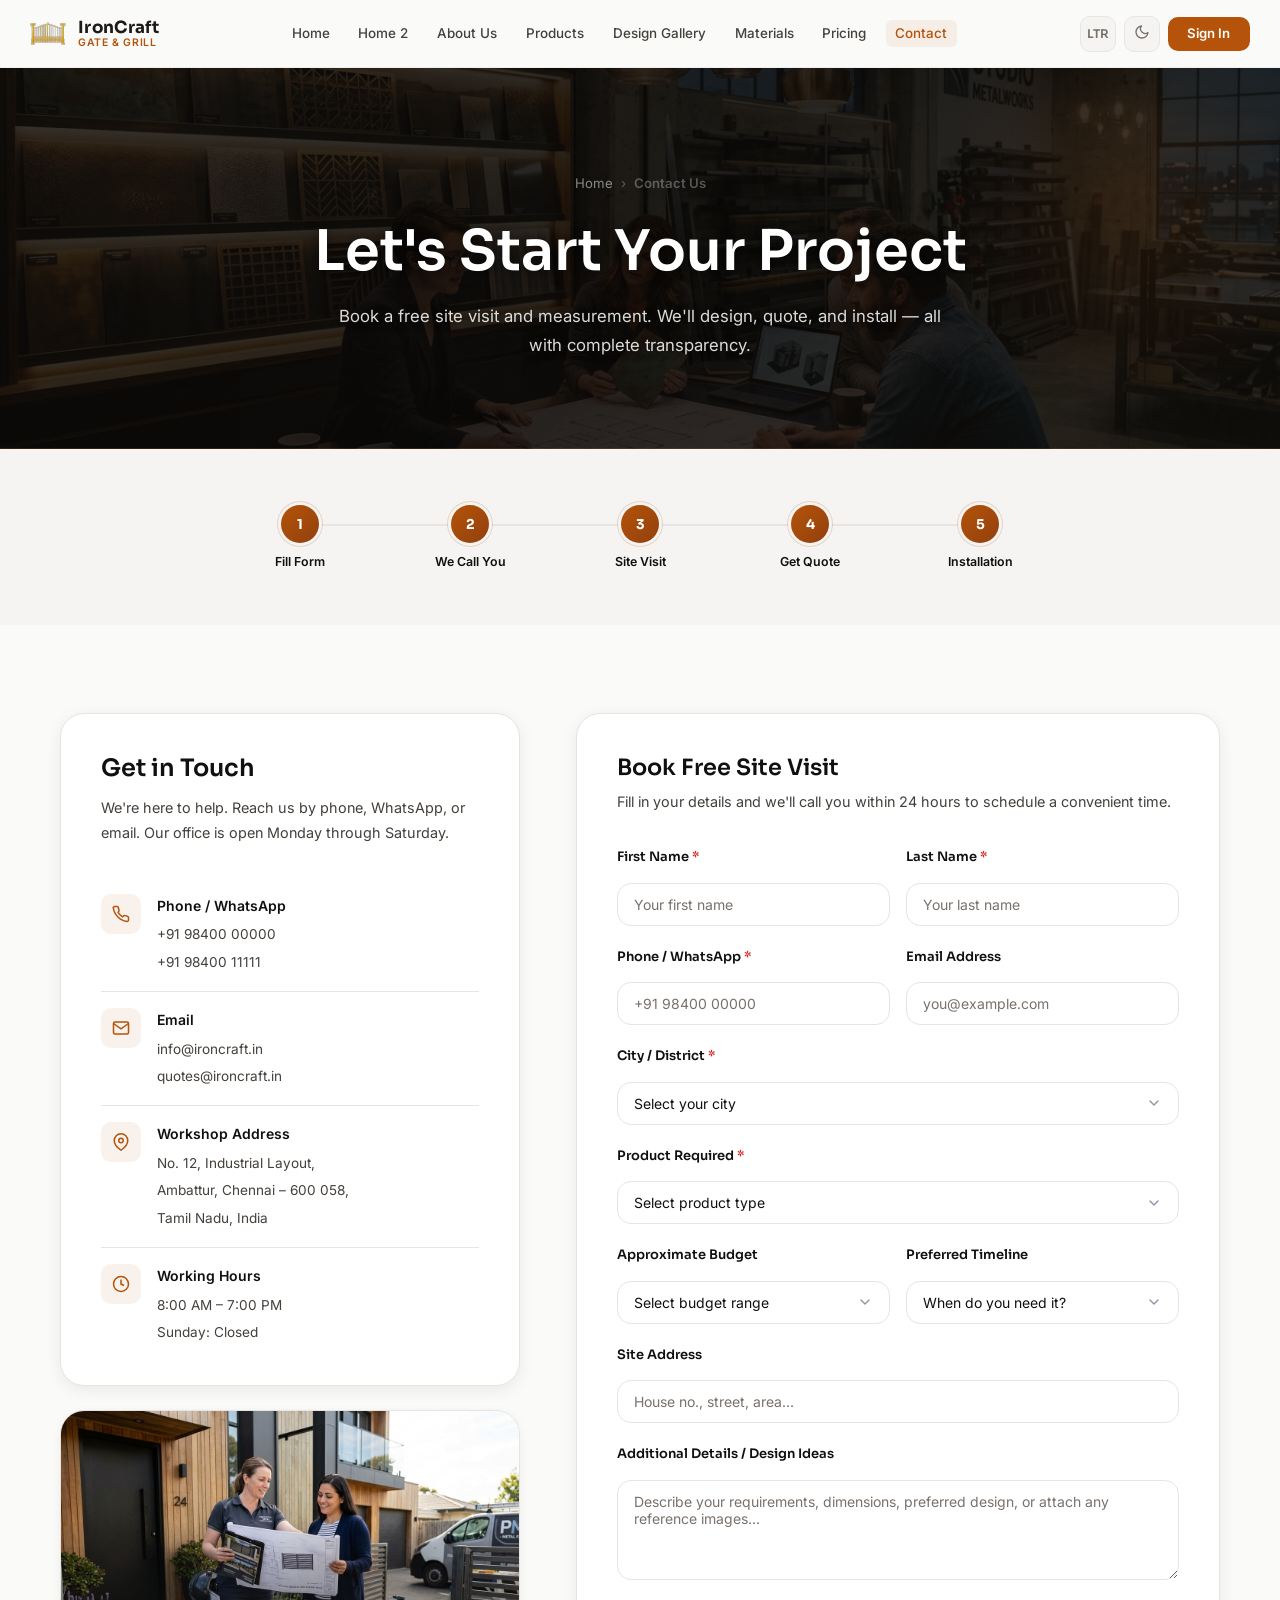
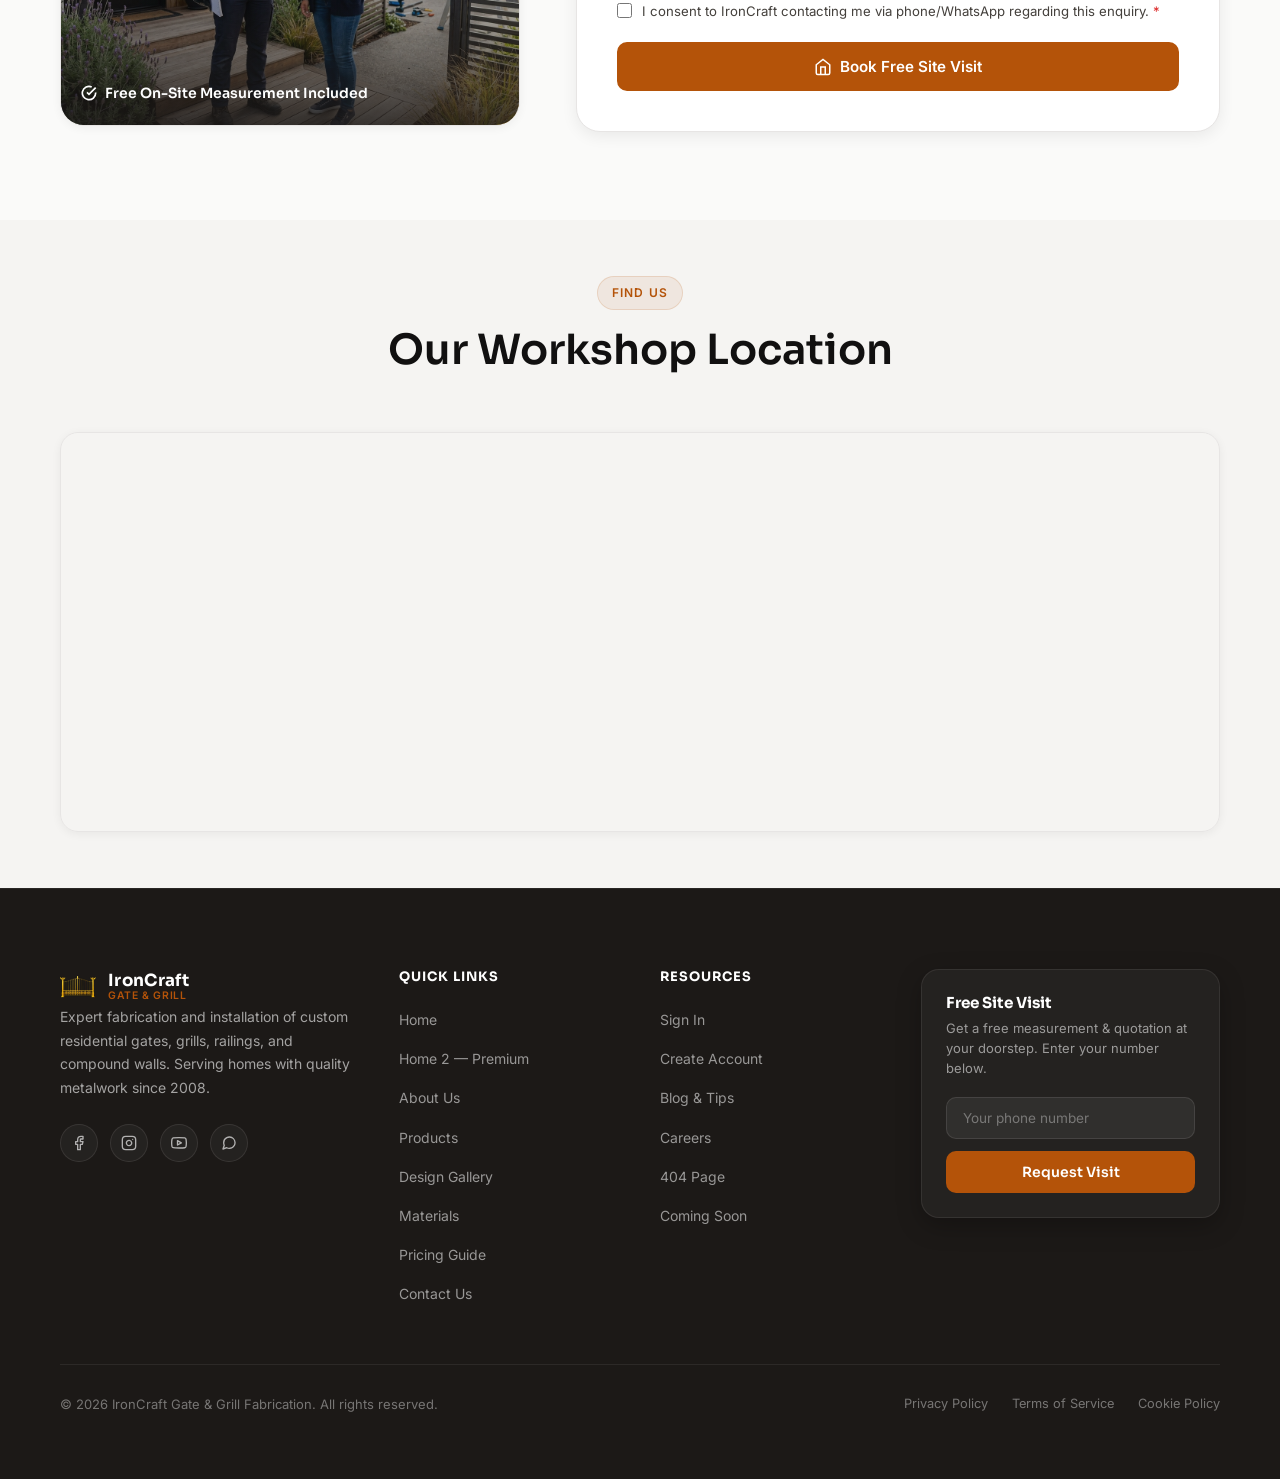
<file: contact.html>
<!DOCTYPE html>
<html lang="en" id="root-html">
<head>
    <meta charset="UTF-8">
    <meta name="viewport" content="width=device-width, initial-scale=1.0">
    <meta name="description" content="Contact IronCraft — Book a free site visit and measurement. Get a custom quote for gates, railings, grills, and compound walls. We serve all of Tamil Nadu.">
    <title>Contact Us — IronCraft Gate & Grill Fabrication</title>
    <link rel="icon" type="image/svg+xml" href="favicon.svg">
    <link rel="stylesheet" href="style.css">
    <style>
        .page-hero { 
            background: linear-gradient(135deg, rgba(14, 11, 9, 0.84) 0%, rgba(10, 8, 7, 0.88) 50%, rgba(18, 14, 11, 0.82) 100%), url('assets/images/contact-hero-bg.jpg') center/cover no-repeat; 
            padding: 6.5rem 0 5.5rem; 
            position: relative; 
            overflow: hidden; 
            text-align: center; 
            border-bottom: 1px solid rgba(245, 158, 11, 0.15); 
        }
        .page-hero .container { position: relative; z-index: 1; }
        .page-hero h1 { color: #fff; margin-bottom: 1rem; text-align: center; text-shadow: 0 2px 14px rgba(0,0,0,0.6); }
        .page-hero p { color: rgba(255,255,255,0.85); max-width: 620px; font-size: 1.05rem; margin: 0 auto; text-align: center; text-shadow: 0 1px 8px rgba(0,0,0,0.5); }
        .breadcrumb { display:flex; align-items:center; justify-content:center; gap:0.5rem; margin-bottom:1.5rem; font-size:0.825rem; }
        .breadcrumb a { color:rgba(255,255,255,0.5); transition:color 0.2s; }
        .breadcrumb a:hover { color:var(--primary); }
        .breadcrumb span { color:rgba(255,255,255,0.3); }
        .breadcrumb-current { color:var(--primary); font-weight:600; }
        .service-badge { display:inline-flex; align-items:center; gap:0.4rem; background:rgba(180,83,9,0.15); border:1px solid rgba(180,83,9,0.3); border-radius:var(--radius-full); padding:0.35rem 0.875rem; font-size:0.75rem; font-weight:600; color:var(--primary); margin-right:0.5rem; margin-bottom:0.5rem; }
        .step-track { 
            display: flex; 
            align-items: flex-start; 
            justify-content: space-between; 
            position: relative; 
            max-width: 850px; 
            margin: 0 auto; 
            width: 100%;
        }
        .step-item { 
            display: flex; 
            flex-direction: column; 
            align-items: center; 
            flex: 1; 
            position: relative; 
            text-align: center; 
            padding: 0 0.25rem; 
        }
        .step-item:not(:last-child)::after { 
            content: ''; 
            position: absolute; 
            top: 19px; 
            left: 50%; 
            width: 100%; 
            height: 2px; 
            background: var(--border-default); 
            z-index: 0; 
        }
        .step-dot { 
            width: 38px; 
            height: 38px; 
            background: linear-gradient(135deg, var(--primary) 0%, var(--primary-hover) 100%); 
            border-radius: 50%; 
            display: flex; 
            align-items: center; 
            justify-content: center; 
            font-family: 'Sora', sans-serif; 
            font-weight: 700; 
            font-size: 0.85rem; 
            color: #fff; 
            position: relative; 
            z-index: 1; 
            margin-bottom: 0.65rem; 
            box-shadow: 0 0 0 3px var(--bg-surface), 0 0 0 4px rgba(180, 83, 9, 0.2); 
            transition: transform 0.2s ease;
        }
        .step-label { 
            font-size: 0.775rem; 
            font-weight: 600; 
            color: var(--text-heading); 
            line-height: 1.25; 
            text-align: center;
        }

        [dir="rtl"] .step-item:not(:last-child)::after {
            left: auto;
            right: 50%;
        }

        @media (max-width: 600px) {
            .step-track {
                padding: 0.25rem 0;
            }
            .step-item {
                padding: 0 2px;
            }
            .step-item:not(:last-child)::after {
                top: 15px;
            }
            .step-dot {
                width: 30px;
                height: 30px;
                font-size: 0.75rem;
                margin-bottom: 0.45rem;
                box-shadow: 0 0 0 2px var(--bg-surface), 0 0 0 3px rgba(180, 83, 9, 0.2);
            }
            .step-label {
                font-size: 0.65rem;
                letter-spacing: -0.01em;
                line-height: 1.2;
            }
        }

        @media (max-width: 360px) {
            .step-dot {
                width: 28px;
                height: 28px;
                font-size: 0.7rem;
                margin-bottom: 0.35rem;
            }
            .step-item:not(:last-child)::after {
                top: 14px;
            }
            .step-label {
                font-size: 0.6rem;
            }
        }
        .success-msg { display:none; background:#DCFCE7; border:1px solid #16A34A; border-radius:var(--radius-lg); padding:1.25rem 1.5rem; color:#16A34A; font-size:0.9rem; font-weight:600; align-items:center; gap:0.75rem; margin-top:1rem; }
        .success-msg.show { display:flex; }
        .required-star { color:#DC2626; }
    </style>
</head>
<body>

<div id="main-nav"></div>

<!-- PAGE HERO -->
<div class="page-hero">
    <div class="container">
        <div class="breadcrumb">
            <a href="index.html">Home</a>
            <span>&rsaquo;</span>
            <span class="breadcrumb-current">Contact Us</span>
        </div>
        <h1>Let's Start Your Project</h1>
        <p>Book a free site visit and measurement. We'll design, quote, and install — all with complete transparency.</p>
    </div>
</div>

<!-- HOW IT WORKS MINI -->
<section class="section-sm bg-surface">
    <div class="container">
        <div class="step-track reveal">
            <div class="step-item">
                <div class="step-dot">1</div>
                <div class="step-label">Fill Form</div>
            </div>
            <div class="step-item">
                <div class="step-dot">2</div>
                <div class="step-label">We Call You</div>
            </div>
            <div class="step-item">
                <div class="step-dot">3</div>
                <div class="step-label">Site Visit</div>
            </div>
            <div class="step-item">
                <div class="step-dot">4</div>
                <div class="step-label">Get Quote</div>
            </div>
            <div class="step-item">
                <div class="step-dot">5</div>
                <div class="step-label">Installation</div>
            </div>
        </div>
    </div>
</section>

<!-- CONTACT SECTION -->
<section class="section">
    <div class="container">
        <div class="contact-wrap reveal">
            <!-- INFO PANEL -->
            <div>
                <div class="contact-info-card">
                    <h3>Get in Touch</h3>
                    <p>We're here to help. Reach us by phone, WhatsApp, or email. Our office is open Monday through Saturday.</p>

                    <div class="contact-detail">
                        <div class="contact-detail-icon">
                            <svg viewBox="0 0 24 24" fill="none" stroke="currentColor" stroke-width="2"><path d="M22 16.92v3a2 2 0 0 1-2.18 2 19.79 19.79 0 0 1-8.63-3.07A19.5 19.5 0 0 1 4.69 12a19.79 19.79 0 0 1-3.07-8.67A2 2 0 0 1 3.6 2h3a2 2 0 0 1 2 1.72 12.84 12.84 0 0 0 .7 2.81 2 2 0 0 1-.45 2.11L8.09 9.91a16 16 0 0 0 6 6l1.27-1.27a2 2 0 0 1 2.11-.45 12.84 12.84 0 0 0 2.81.7A2 2 0 0 1 22 16.92z"/></svg>
                        </div>
                        <div>
                            <strong>Phone / WhatsApp</strong>
                            <span>+91 98400 00000<br>+91 98400 11111</span>
                        </div>
                    </div>

                    <div class="contact-detail">
                        <div class="contact-detail-icon">
                            <svg viewBox="0 0 24 24" fill="none" stroke="currentColor" stroke-width="2"><path d="M4 4h16c1.1 0 2 .9 2 2v12c0 1.1-.9 2-2 2H4c-1.1 0-2-.9-2-2V6c0-1.1.9-2 2-2z"/><polyline points="22,6 12,13 2,6"/></svg>
                        </div>
                        <div>
                            <strong>Email</strong>
                            <span>info@ironcraft.in<br>quotes@ironcraft.in</span>
                        </div>
                    </div>

                    <div class="contact-detail">
                        <div class="contact-detail-icon">
                            <svg viewBox="0 0 24 24" fill="none" stroke="currentColor" stroke-width="2"><path d="M21 10c0 7-9 13-9 13s-9-6-9-13a9 9 0 0 1 18 0z"/><circle cx="12" cy="10" r="3"/></svg>
                        </div>
                        <div>
                            <strong>Workshop Address</strong>
                            <span>No. 12, Industrial Layout,<br>Ambattur, Chennai – 600 058,<br>Tamil Nadu, India</span>
                        </div>
                    </div>

                    <div class="contact-detail" style="border-bottom:none;padding-bottom:0;">
                        <div class="contact-detail-icon">
                            <svg viewBox="0 0 24 24" fill="none" stroke="currentColor" stroke-width="2"><circle cx="12" cy="12" r="10"/><polyline points="12 6 12 12 16 14"/></svg>
                        </div>
                        <div>
                            <strong>Working Hours</strong>
                            <span> 8:00 AM – 7:00 PM<br>Sunday: Closed</span>
                        </div>
                    </div>
                </div>

                <div class="contact-img-card">
                    <img src="assets/images/contact-site-consultation.jpg" alt="Free On-Site Consultation and Measurement">
                    <div class="contact-img-overlay">
                        <span>
                            <svg width="16" height="16" viewBox="0 0 24 24" fill="none" stroke="currentColor" stroke-width="2.5"><path d="M22 11.08V12a10 10 0 1 1-5.93-9.14"/><polyline points="22 4 12 14.01 9 11.01"/></svg>
                            Free On-Site Measurement Included
                        </span>
                    </div>
                </div>
            </div>

            <!-- BOOKING FORM -->
            <div class="form-card">
                <h3>Book Free Site Visit</h3>
                <p>Fill in your details and we'll call you within 24 hours to schedule a convenient time.</p>

                <form id="booking-form" onsubmit="handleFormSubmit(event)">
                    <div class="form-row">
                        <div class="form-group">
                            <label class="form-label" for="fname">First Name <span class="required-star">*</span></label>
                            <input type="text" id="fname" class="form-input" placeholder="Your first name" required>
                        </div>
                        <div class="form-group">
                            <label class="form-label" for="lname">Last Name <span class="required-star">*</span></label>
                            <input type="text" id="lname" class="form-input" placeholder="Your last name" required>
                        </div>
                    </div>

                    <div class="form-row">
                        <div class="form-group">
                            <label class="form-label" for="phone">Phone / WhatsApp <span class="required-star">*</span></label>
                            <input type="tel" id="phone" class="form-input" placeholder="+91 98400 00000" required>
                        </div>
                        <div class="form-group">
                            <label class="form-label" for="email">Email Address</label>
                            <input type="email" id="email" class="form-input" placeholder="you@example.com">
                        </div>
                    </div>

                    <div class="form-group">
                        <label class="form-label" for="city">City / District <span class="required-star">*</span></label>
                        <select id="city" class="form-select" required>
                            <option value="" selected>Select your city</option>
                            <option>Chennai</option>
                            <option>Coimbatore</option>
                            <option>Madurai</option>
                            <option>Salem</option>
                            <option>Trichy</option>
                            <option>Vellore</option>
                            <option>Tirunelveli</option>
                            <option>Erode</option>
                            <option>Thanjavur</option>
                            <option>Other</option>
                        </select>
                    </div>

                    <div class="form-group">
                        <label class="form-label" for="product">Product Required <span class="required-star">*</span></label>
                        <select id="product" class="form-select" required>
                            <option value="" selected>Select product type</option>
                            <option>MS Gate (Swing)</option>
                            <option>MS Gate (Sliding)</option>
                            <option>Aluminum Gate</option>
                            <option>SS Railings (Balcony / Staircase)</option>
                            <option>MS Window Grills</option>
                            <option>Aluminum Window Grills</option>
                            <option>Compound Wall System</option>
                            <option>Motorized Gate System</option>
                            <option>Multiple Products</option>
                            <option>Not Sure — Need Consultation</option>
                        </select>
                    </div>

                    <div class="form-row">
                        <div class="form-group">
                            <label class="form-label" for="budget">Approximate Budget</label>
                            <select id="budget" class="form-select">
                                <option value="" selected>Select budget range</option>
                                <option>Under ₹15,000</option>
                                <option>₹15,000 – ₹50,000</option>
                                <option>₹50,000 – ₹1,50,000</option>
                                <option>₹1,50,000 – ₹5,00,000</option>
                                <option>Above ₹5,00,000</option>
                                <option>Not Sure</option>
                            </select>
                        </div>
                        <div class="form-group">
                            <label class="form-label" for="timeline">Preferred Timeline</label>
                            <select id="timeline" class="form-select">
                                <option value="" selected>When do you need it?</option>
                                <option>Urgent (within 2 weeks)</option>
                                <option>1 Month</option>
                                <option>1–3 Months</option>
                                <option>Flexible</option>
                            </select>
                        </div>
                    </div>

                    <div class="form-group">
                        <label class="form-label" for="address">Site Address</label>
                        <input type="text" id="address" class="form-input" placeholder="House no., street, area...">
                    </div>

                    <div class="form-group">
                        <label class="form-label" for="message">Additional Details / Design Ideas</label>
                        <textarea id="message" class="form-textarea" placeholder="Describe your requirements, dimensions, preferred design, or attach any reference images..."></textarea>
                    </div>

                    <div style="display:flex;align-items:flex-start;gap:0.625rem;margin-bottom:1.25rem;">
                        <input type="checkbox" id="consent" required style="margin-top:3px;accent-color:var(--primary);width:15px;height:15px;flex-shrink:0;">
                        <label for="consent" style="font-size:0.825rem;color:var(--text-body);cursor:pointer;">I consent to IronCraft contacting me via phone/WhatsApp regarding this enquiry. <span class="required-star">*</span></label>
                    </div>

                    <button type="submit" class="btn btn-primary w-full btn-lg" id="submit-btn">
                        <svg width="18" height="18" viewBox="0 0 24 24" fill="none" stroke="currentColor" stroke-width="2"><path d="M3 9l9-7 9 7v11a2 2 0 0 1-2 2H5a2 2 0 0 1-2-2z"/><polyline points="9 22 9 12 15 12 15 22"/></svg>
                        Book Free Site Visit
                    </button>
                    <div class="success-msg" id="success-msg">
                        <svg width="20" height="20" viewBox="0 0 24 24" fill="none" stroke="currentColor" stroke-width="2.5"><polyline points="20 6 9 17 4 12"/></svg>
                        Your request has been submitted! We'll call you within 24 hours.
                    </div>
                </form>
            </div>
        </div>
    </div>
</section>

<!-- MAP -->
<section class="section-sm bg-surface">
    <div class="container">
        <div class="section-header reveal">
            <span class="section-tag">Find Us</span>
            <h2>Our Workshop Location</h2>
        </div>
        <div class="live-map-wrap reveal">
            <iframe 
                src="https://maps.google.com/maps?q=Ambattur+Industrial+Estate,+Chennai,+Tamil+Nadu&t=&z=14&ie=UTF8&iwloc=&output=embed" 
                width="100%" 
                height="400" 
                style="border:0; width:100%; height:400px; display:block;" 
                allowfullscreen="" 
                loading="lazy" 
                title="IronCraft Workshop Location Map">
            </iframe>
        </div>
    </div>
</section>

<div id="main-footer"></div>

<script src="components.js"></script>
<script>
function handleFormSubmit(e) {
    e.preventDefault();
    const btn = document.getElementById('submit-btn');
    const msg = document.getElementById('success-msg');
    btn.disabled = true;
    btn.textContent = 'Submitting...';
    setTimeout(() => {
        btn.style.display = 'none';
        msg.classList.add('show');
        document.getElementById('booking-form').reset();
    }, 1200);
}
</script>
</body>
</html>
</file>
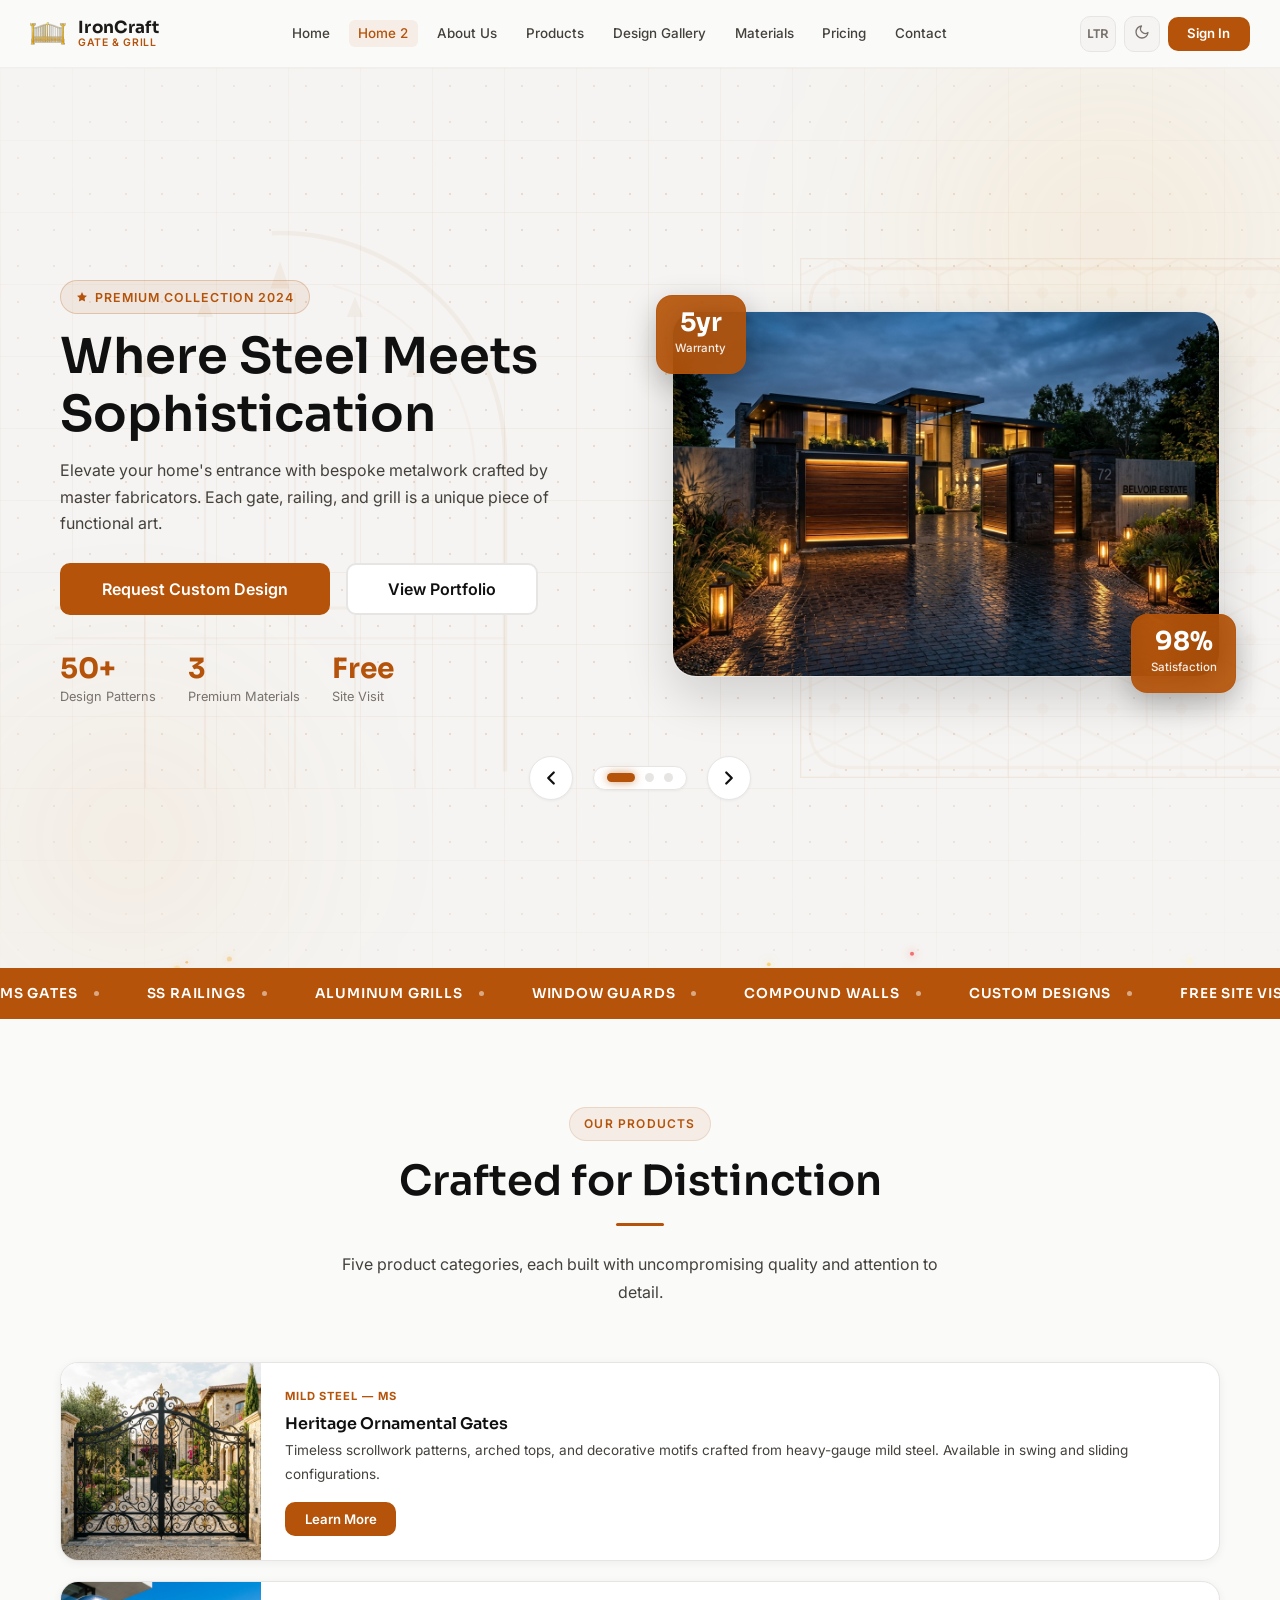
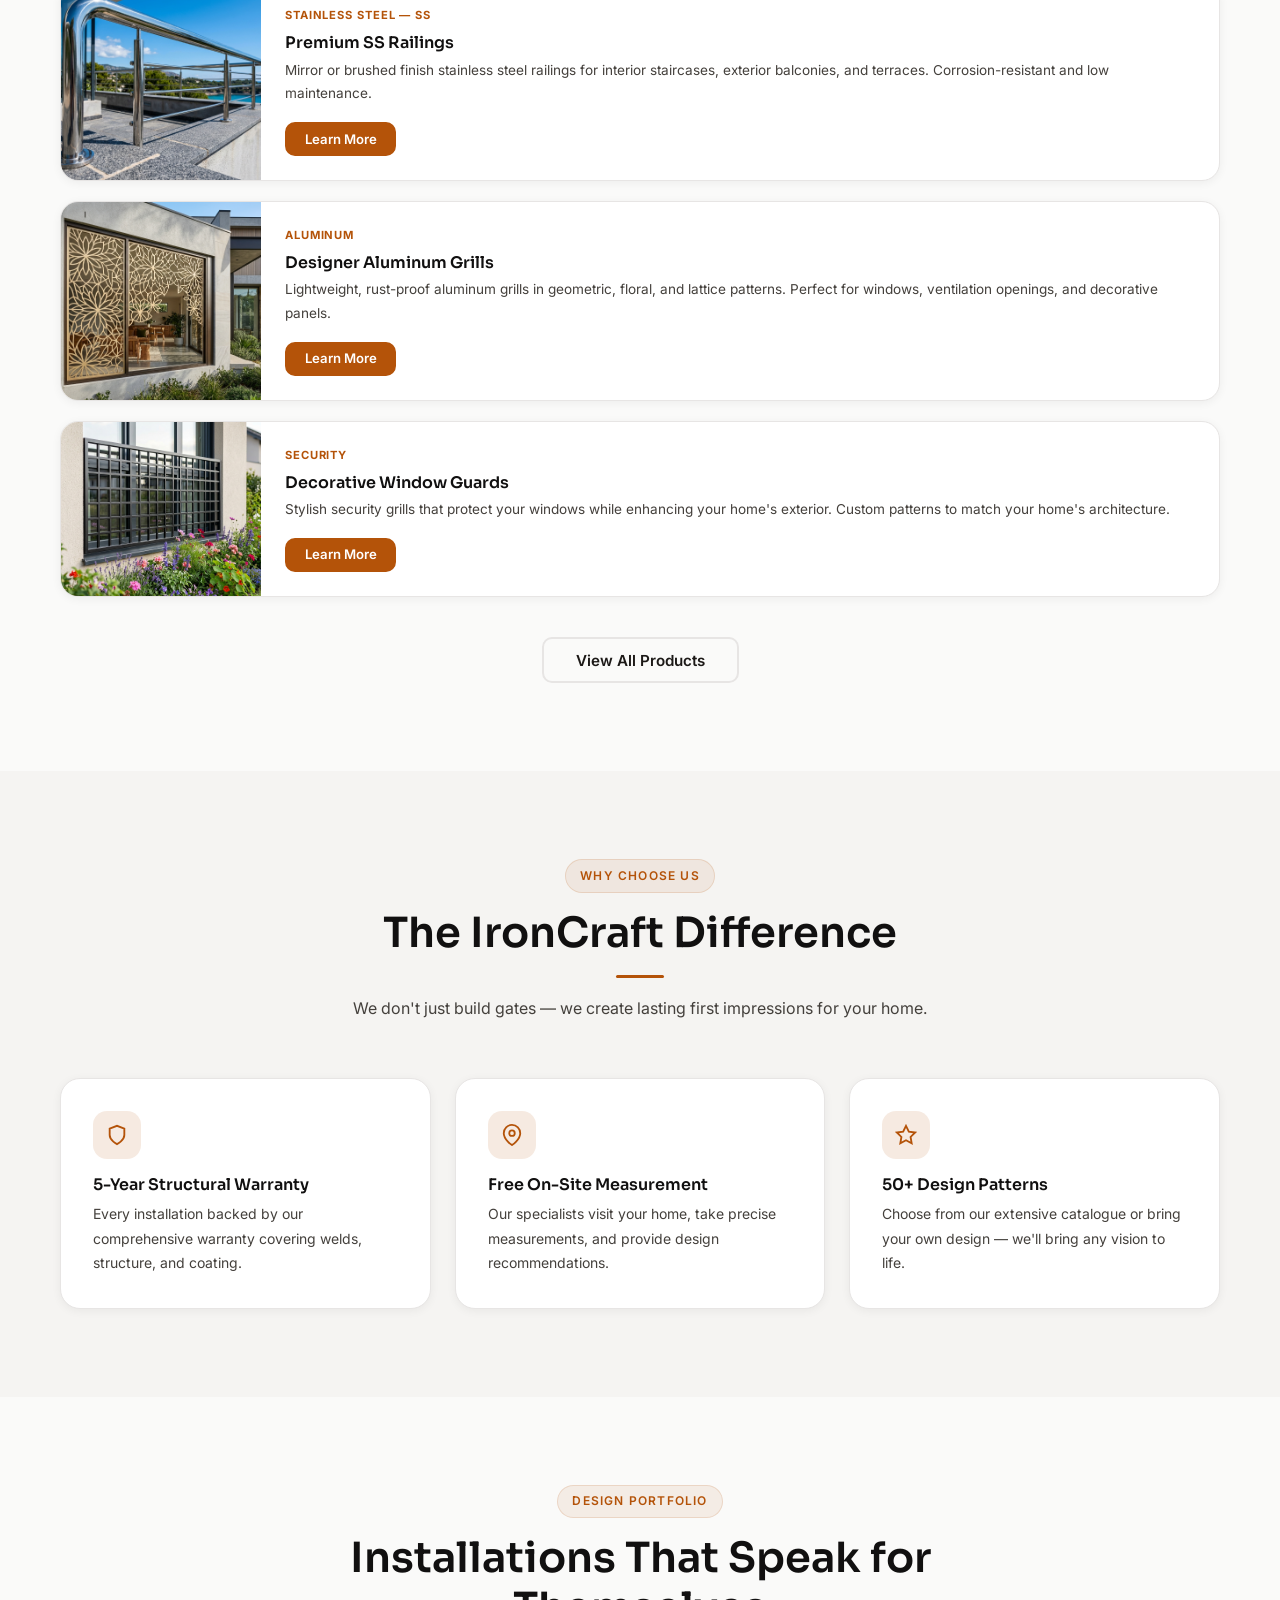
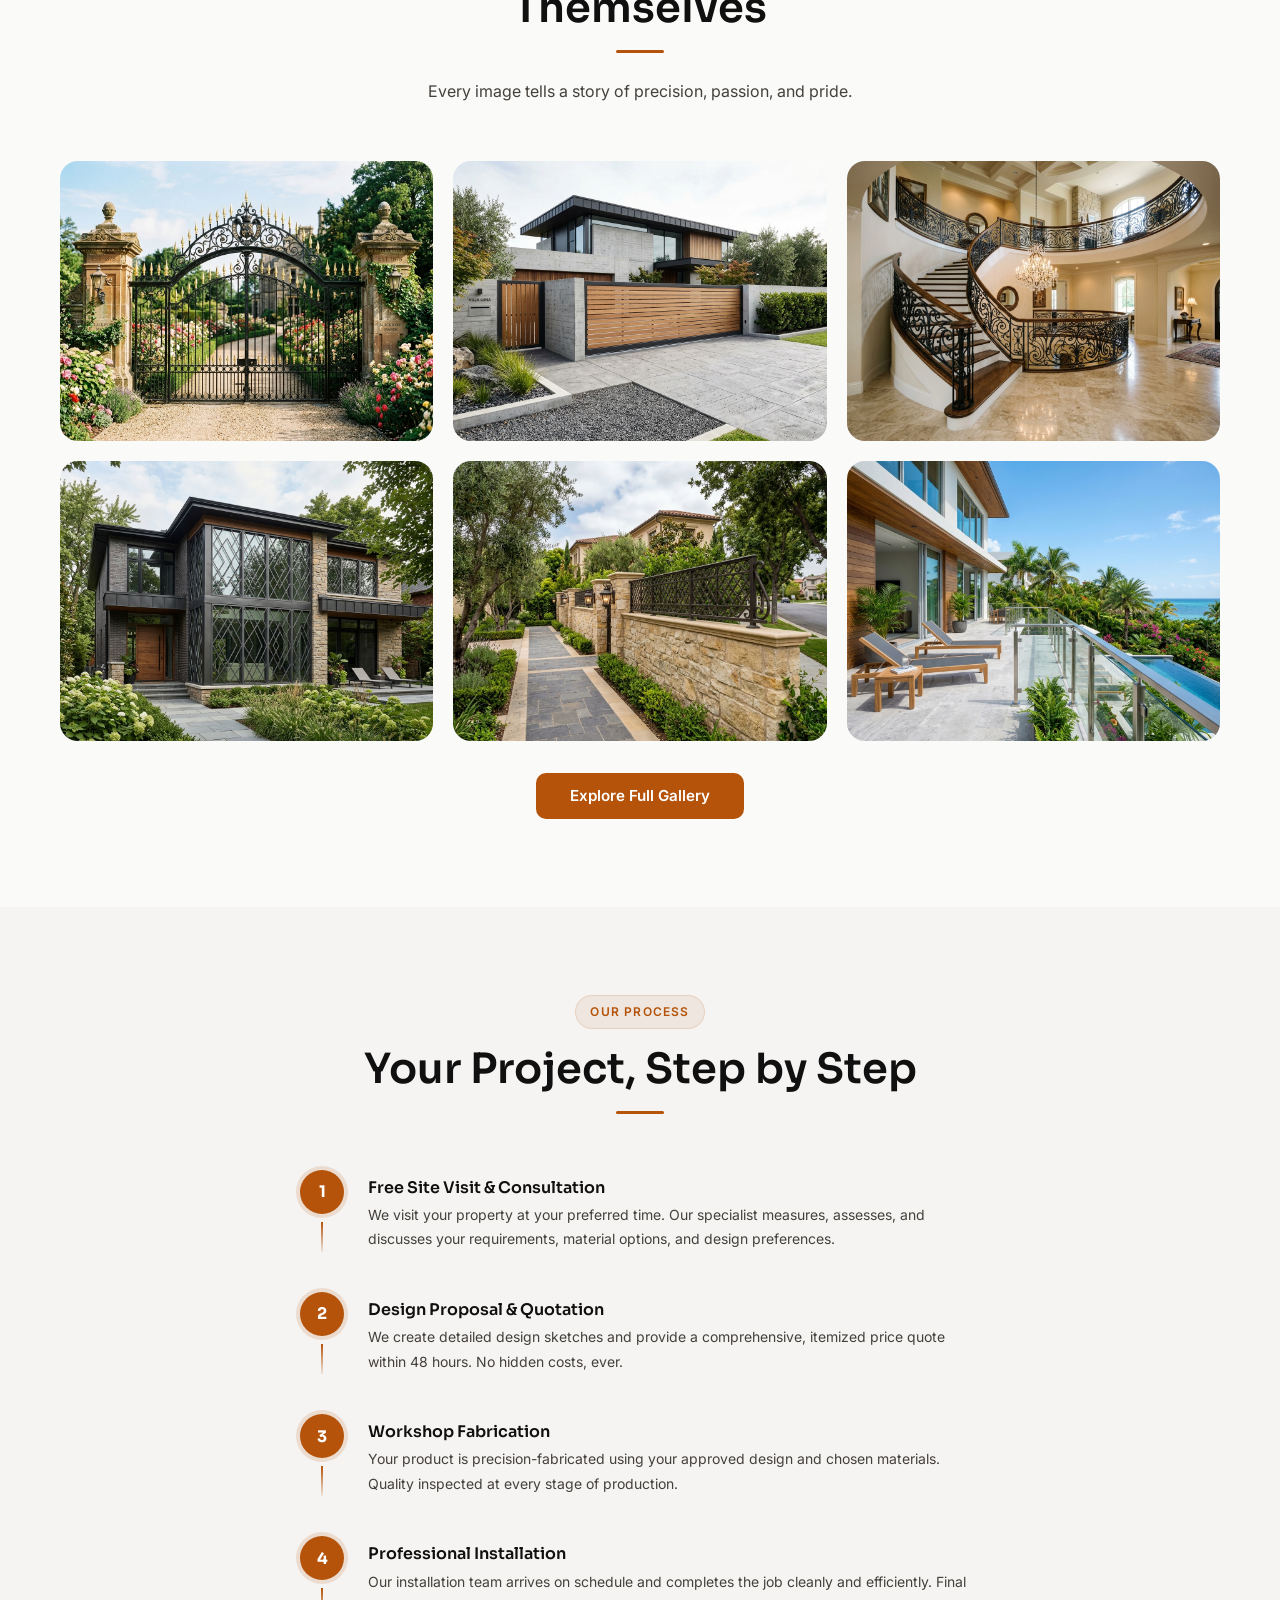
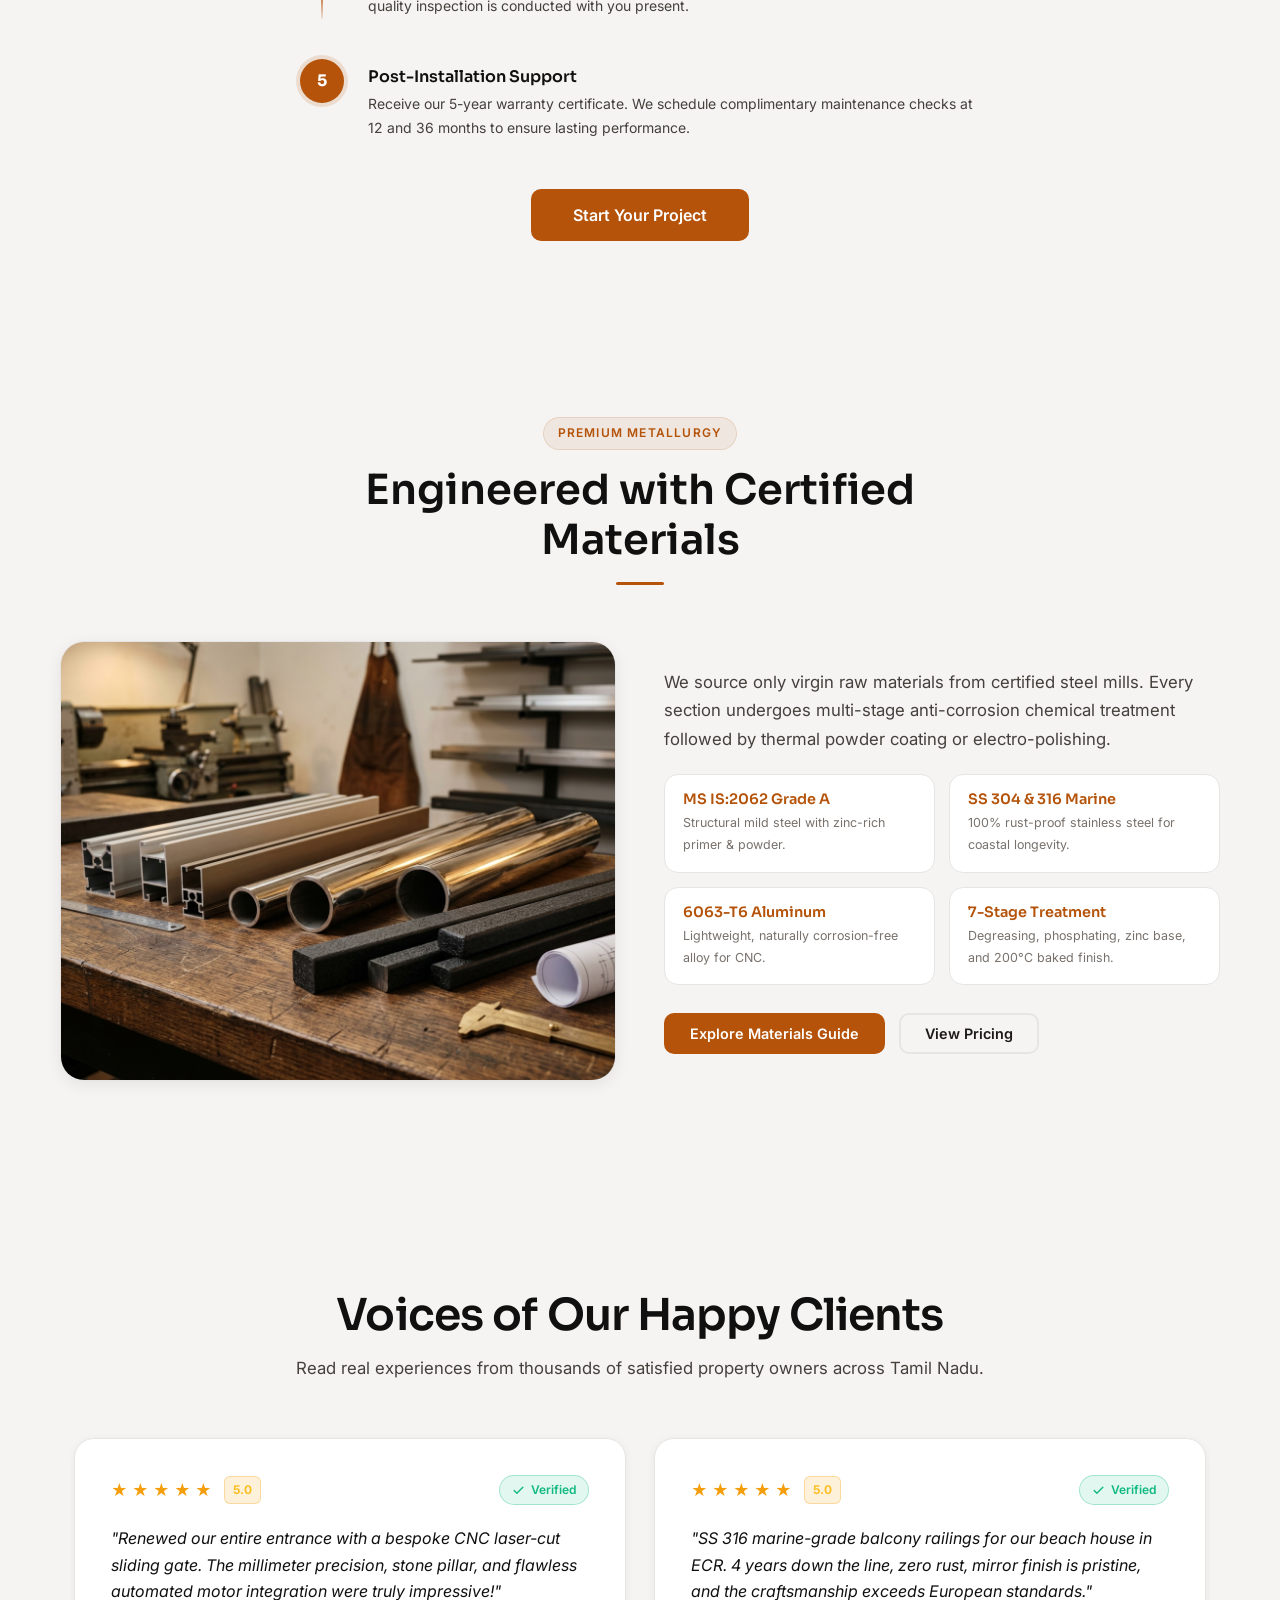
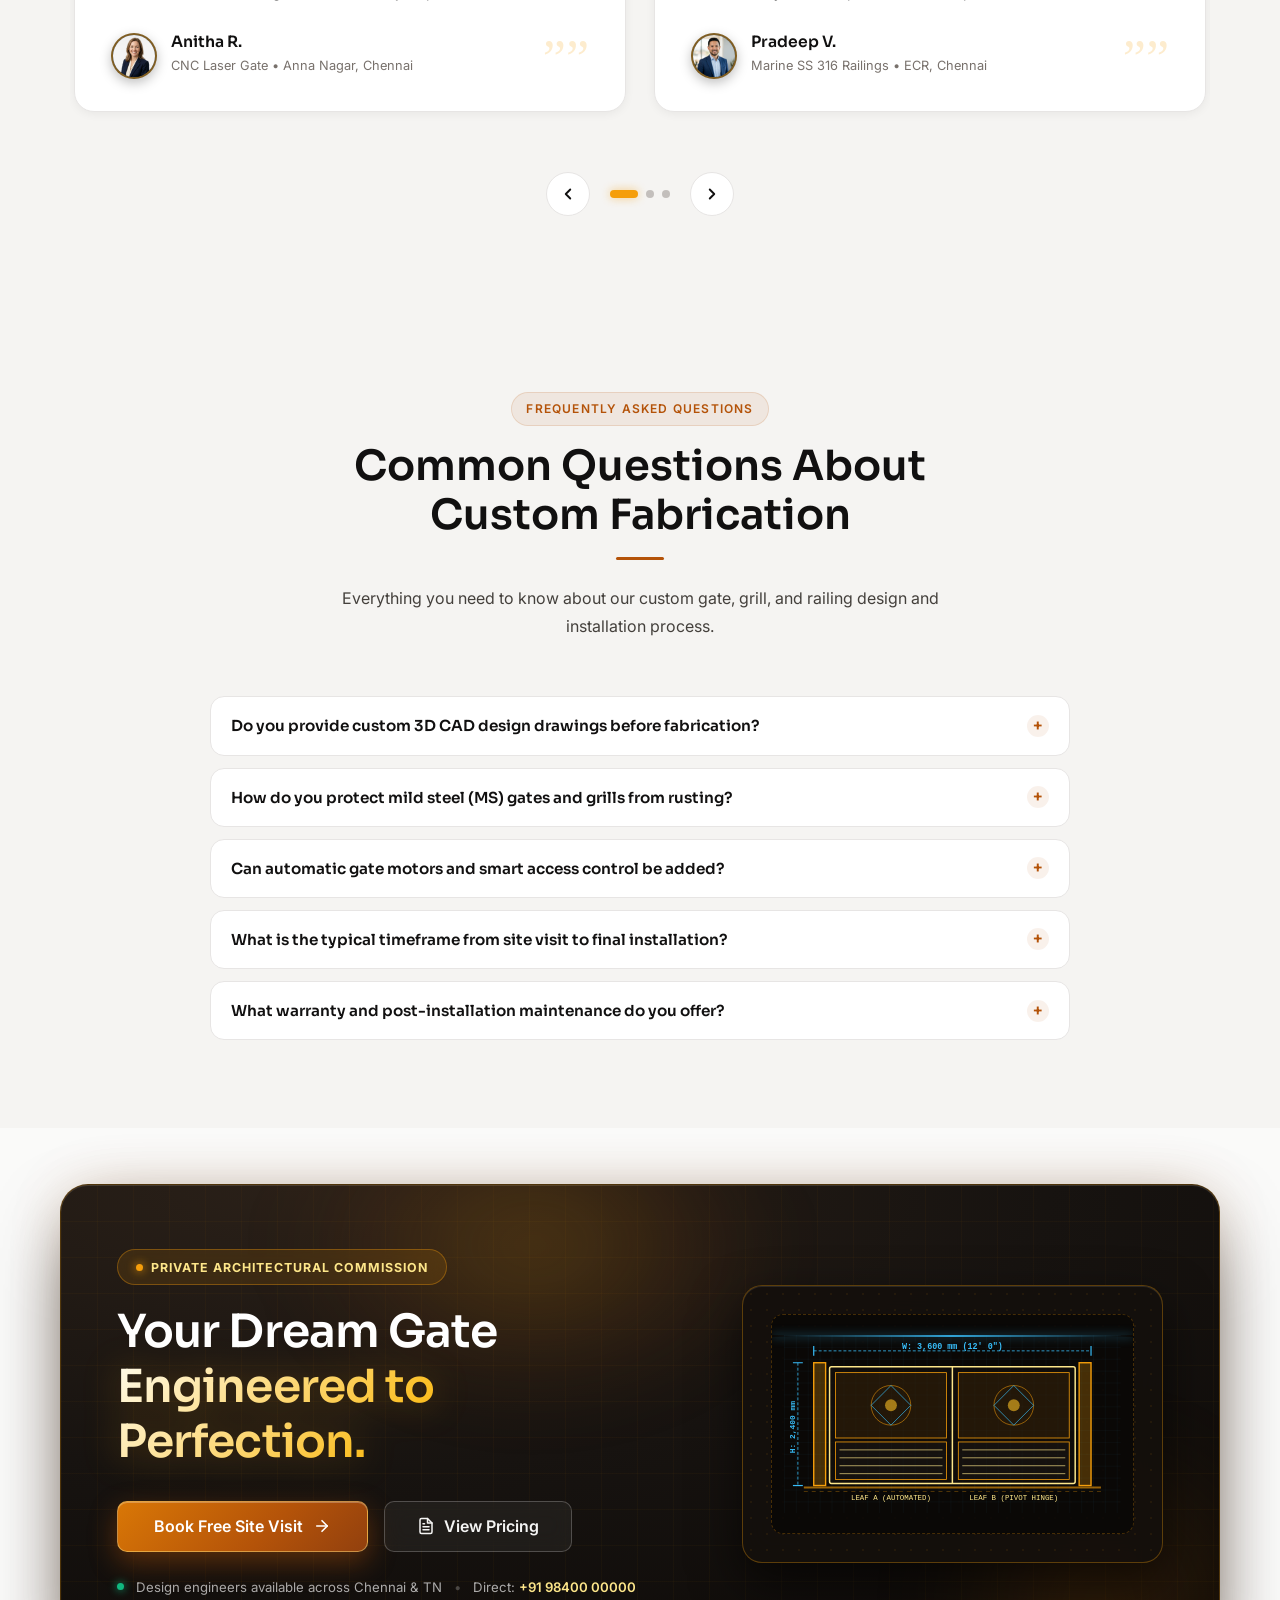
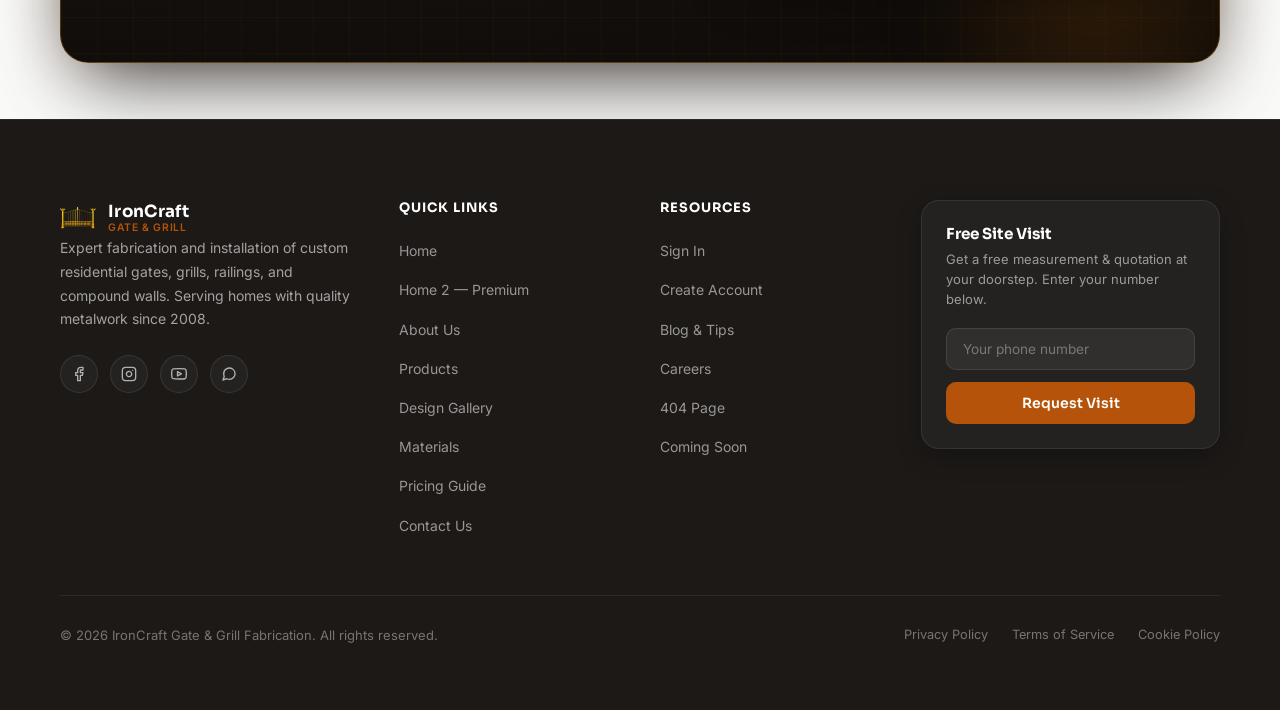
<file: home2.html>
<!DOCTYPE html>
<html lang="en" id="root-html">
<head>
    <meta charset="UTF-8">
    <meta name="viewport" content="width=device-width, initial-scale=1.0">
    <meta name="description" content="IronCraft Premium — Luxury custom gate and grill fabrication. Explore our premium portfolio of estate gates, designer railings, and bespoke metalwork installations.">
    <title>IronCraft Premium — Luxury Gate & Grill Fabrication</title>
    <link rel="icon" type="image/svg+xml" href="favicon.svg">
    <link rel="stylesheet" href="style.css">
    <style>
        .premium-hero {
            background: var(--bg-surface);
            min-height: 100vh;
            display: flex;
            align-items: center;
            position: relative;
            overflow: hidden;
            padding: 7.25rem 0 4.5rem;
            transition: background 0.3s ease;
        }
        .dark .premium-hero {
            background: var(--secondary);
        }

        /* Fabrication-Themed Background Effects */
        .fabrication-bg-grid {
            position: absolute;
            inset: 0;
            pointer-events: none;
            z-index: 0;
            background-image: 
                radial-gradient(circle at 50% 50%, rgba(180, 83, 9, 0.16) 1.2px, transparent 1.2px),
                linear-gradient(to right, rgba(180, 83, 9, 0.05) 1px, transparent 1px),
                linear-gradient(to bottom, rgba(180, 83, 9, 0.05) 1px, transparent 1px);
            background-size: 36px 36px, 72px 72px, 72px 72px;
            mask-image: radial-gradient(ellipse 90% 80% at 50% 45%, black 40%, transparent 95%);
            -webkit-mask-image: radial-gradient(ellipse 90% 80% at 50% 45%, black 40%, transparent 95%);
            animation: gridDrift 50s linear infinite;
        }
        .dark .fabrication-bg-grid {
            background-image: 
                radial-gradient(circle at 50% 50%, rgba(245, 158, 11, 0.22) 1.2px, transparent 1.2px),
                linear-gradient(to right, rgba(255, 255, 255, 0.04) 1px, transparent 1px),
                linear-gradient(to bottom, rgba(255, 255, 255, 0.04) 1px, transparent 1px);
        }
        @keyframes gridDrift {
            0% { background-position: 0 0, 0 0, 0 0; }
            100% { background-position: 72px 72px, 72px 72px, 72px 72px; }
        }

        /* Animated Gate Drafting Silhouette */
        .gate-motif-watermark {
            position: absolute;
            left: -20px;
            top: 50%;
            transform: translateY(-50%);
            width: 600px;
            height: 600px;
            pointer-events: none;
            z-index: 0;
            opacity: 0.09;
            color: var(--primary);
            animation: floatGate 12s ease-in-out infinite alternate;
        }
        .dark .gate-motif-watermark {
            opacity: 0.13;
            color: #FBBF24;
        }
        .gate-stroke-animated {
            stroke-dasharray: 450;
            stroke-dashoffset: 450;
            animation: drawGatePath 9s cubic-bezier(0.4, 0, 0.2, 1) infinite alternate;
        }
        @keyframes drawGatePath {
            0% { stroke-dashoffset: 450; opacity: 0.2; }
            50% { stroke-dashoffset: 0; opacity: 0.9; }
            100% { stroke-dashoffset: 0; opacity: 0.9; }
        }
        @keyframes floatGate {
            0% { transform: translateY(-50%) rotate(0deg); }
            100% { transform: translateY(-52%) rotate(1.2deg); }
        }

        /* Laser-Cut Geometric Screen Panel (Right Side Background) */
        .laser-screen-panel {
            position: absolute;
            right: -40px;
            top: 50%;
            transform: translateY(-50%);
            width: 520px;
            height: 520px;
            pointer-events: none;
            z-index: 0;
            opacity: 0.08;
            color: var(--primary);
            animation: floatScreen 14s ease-in-out infinite alternate;
        }
        .dark .laser-screen-panel {
            opacity: 0.12;
            color: #FBBF24;
        }
        @keyframes floatScreen {
            0% { transform: translateY(-50%) rotate(0deg); }
            100% { transform: translateY(-48%) rotate(-1deg); }
        }


        /* Electric Arc Welding Flash Overlay */
        .arc-flash-overlay {
            position: absolute;
            inset: 0;
            pointer-events: none;
            z-index: 1;
            background: radial-gradient(circle at var(--flash-x, 75%) var(--flash-y, 70%), rgba(217, 249, 255, 0.18) 0%, rgba(245, 158, 11, 0.08) 35%, transparent 70%);
            opacity: 0;
            transition: opacity 0.08s ease-out;
        }
        .arc-flash-overlay.flashing {
            opacity: 1;
        }

        .welding-sparks-canvas {
            position: absolute;
            inset: 0;
            width: 100%;
            height: 100%;
            pointer-events: none;
            z-index: 1;
        }

        .premium-hero-orb {
            position: absolute;
            border-radius: 50%;
            filter: blur(95px);
            pointer-events: none;
            animation: float 6s ease-in-out infinite;
        }
        .premium-hero-orb.orb-amber {
            width: 520px;
            height: 520px;
            background: radial-gradient(circle, rgba(245, 158, 11, 0.14) 0%, transparent 70%);
            top: -90px;
            right: -90px;
        }
        .dark .premium-hero-orb.orb-amber {
            background: radial-gradient(circle, rgba(180, 83, 9, 0.2) 0%, transparent 70%);
        }
        .premium-hero-orb.orb-forge {
            width: 380px;
            height: 380px;
            background: radial-gradient(circle, rgba(217, 119, 6, 0.12) 0%, transparent 70%);
            bottom: -60px;
            left: -60px;
            animation-delay: 3s;
        }
        .dark .premium-hero-orb.orb-forge {
            background: radial-gradient(circle, rgba(180, 83, 9, 0.16) 0%, transparent 70%);
        }
        @keyframes float { 0%,100% { transform:translateY(0); } 50% { transform:translateY(-15px); } }
        .premium-slider-wrap {
            position: relative;
            width: 100%;
        }
        .premium-slide {
            display: none;
            opacity: 0;
            transition: opacity 0.7s cubic-bezier(0.4,0,0.2,1);
        }
        .premium-slide.active {
            display: block;
            opacity: 1;
            animation: premiumFade 0.7s cubic-bezier(0.16,1,0.3,1) forwards;
        }
        @keyframes premiumFade {
            from { opacity: 0; transform: translateY(20px); }
            to { opacity: 1; transform: translateY(0); }
        }
        .premium-hero-grid {
            display: grid;
            grid-template-columns: 1fr 1fr;
            gap: 4rem;
            align-items: center;
            width: 100%;
        }
        @media (max-width: 900px) { 
            .premium-hero {
                min-height: auto;
                height: auto;
                display: block;
                padding: 5.5rem 0 3rem;
                overflow: visible;
            }
            .premium-hero-grid { 
                grid-template-columns: 1fr; 
                gap: 2rem; 
                text-align: center;
            } 
            .premium-hero-left {
                display: flex;
                flex-direction: column;
                align-items: center;
                text-align: center;
                margin: 0 auto;
            }
            .premium-hero-left h1 {
                text-align: center;
                font-size: clamp(1.75rem, 5vw, 2.25rem);
            }
            .premium-hero-left p {
                text-align: center;
                margin-left: auto;
                margin-right: auto;
                font-size: 0.95rem;
                line-height: 1.6;
                margin-bottom: 1.25rem;
            }
            .premium-hero-left .hero-badge {
                align-self: center;
                margin-left: auto;
                margin-right: auto;
            }
            .premium-hero-left div[style*="display:flex"],
            .premium-hero-left div[style*="display: flex"] {
                justify-content: center !important;
                text-align: center;
            }
            .premium-hero-right {
                width: 100%;
                max-width: 480px;
                margin: 0 auto;
            }
            .premium-hero-left .btn {
                padding: 0.85rem 1.4rem;
                font-size: 0.9rem;
            }
            .premium-controls {
                margin-top: 2rem;
            }
        }
        .premium-hero-left h1 { color: var(--text-heading); margin-bottom: 0.875rem; font-size: clamp(1.95rem, 4.2vw, 3.1rem); line-height: 1.16; transition: color 0.3s ease; }
        .dark .premium-hero-left h1 { color: #fff; }
        .premium-hero-left p { color: var(--text-body); font-size: 1rem; margin-bottom: 1.65rem; max-width: 500px; transition: color 0.3s ease; line-height: 1.65; }
        .dark .premium-hero-left p { color: rgba(255,255,255,0.75); }
        .premium-stat-label { font-size: 0.8rem; color: var(--text-muted); margin-top: 0.2rem; transition: color 0.3s ease; }
        .dark .premium-stat-label { color: rgba(255,255,255,0.55); }
        
        .premium-hero .hero-badge {
            color: var(--primary);
            background: var(--primary-subtle);
            border: 1px solid rgba(180,83,9,0.25);
            box-shadow: none;
            margin-bottom: 0.875rem;
        }
        .premium-hero .hero-badge svg { color: var(--primary); }
        .dark .premium-hero .hero-badge {
            color: #FBBF24;
            background: rgba(245,158,11,0.16);
            border: 1px solid rgba(251,191,36,0.45);
            box-shadow: 0 2px 12px rgba(0,0,0,0.3);
        }
        .dark .premium-hero .hero-badge svg { color: #FBBF24; }

        .btn-hero-secondary {
            background: var(--bg-card);
            color: var(--text-heading);
            border-color: var(--border-default);
        }
        .btn-hero-secondary:hover {
            border-color: var(--primary);
            color: var(--primary);
            background: var(--primary-subtle);
        }
        .dark .btn-hero-secondary {
            background: transparent;
            color: #fff;
            border-color: rgba(255,255,255,0.55);
        }
        .dark .btn-hero-secondary:hover {
            background: rgba(255,255,255,0.12);
            border-color: #fff;
            color: #fff;
        }

        .premium-hero-right { position: relative; }
        .premium-hero-img { border-radius: 1.5rem; overflow: hidden; aspect-ratio: 3/2; box-shadow: 0 20px 50px rgba(0,0,0,0.15); border: 1px solid var(--border-default); }
        .dark .premium-hero-img { box-shadow: 0 20px 50px rgba(0,0,0,0.45); border-color: rgba(255,255,255,0.08); }
        .premium-hero-img img { width: 100%; height: 100%; object-fit: cover; display: block; }
        .premium-badge-float {
            position: absolute;
            background: rgba(180,83,9,0.92);
            backdrop-filter: blur(12px);
            border: 1px solid rgba(180,83,9,0.5);
            border-radius: 1rem;
            padding: 0.875rem 1.15rem;
            color: #fff;
            text-align: center;
            box-shadow: 0 10px 30px rgba(0,0,0,0.25);
        }
        .premium-badge-float.top-left { top: -16px; left: -16px; }
        .premium-badge-float.bottom-right { bottom: -16px; right: -16px; }
        .premium-badge-float .num { font-family: 'Sora', sans-serif; font-size: 1.6rem; font-weight: 700; line-height: 1; }
        .premium-badge-float .label { font-size: 0.72rem; opacity: 0.9; margin-top: 0.2rem; font-weight: 500; }
        
        .premium-controls {
            display: flex;
            align-items: center;
            justify-content: center;
            gap: 1.25rem;
            margin-top: 3rem;
            position: relative;
            z-index: 10;
        }
        .premium-arrow {
            width: 44px;
            height: 44px;
            border-radius: 50%;
            background: var(--bg-card);
            border: 1px solid var(--border-default);
            color: var(--text-heading);
            display: flex;
            align-items: center;
            justify-content: center;
            cursor: pointer;
            transition: var(--transition-fast);
            box-shadow: var(--shadow-sm);
        }
        .premium-arrow:hover {
            background: var(--primary);
            border-color: var(--primary);
            color: #fff;
            transform: scale(1.08);
            box-shadow: 0 4px 18px rgba(180,83,9,0.35);
        }
        .dark .premium-arrow {
            background: rgba(255,255,255,0.06);
            backdrop-filter: blur(8px);
            -webkit-backdrop-filter: blur(8px);
            border: 1px solid rgba(255,255,255,0.15);
            color: #fff;
            box-shadow: none;
        }
        .dark .premium-arrow:hover {
            background: var(--primary);
            border-color: var(--primary);
            color: #fff;
        }
        [dir="rtl"] .premium-arrow svg { transform: scaleX(-1); }
        
        .premium-dots {
            display: flex;
            align-items: center;
            gap: 0.6rem;
            background: var(--bg-card);
            padding: 0.4rem 0.85rem;
            border-radius: var(--radius-full);
            border: 1px solid var(--border-default);
            box-shadow: var(--shadow-sm);
        }
        .dark .premium-dots {
            background: rgba(255,255,255,0.05);
            border: 1px solid rgba(255,255,255,0.1);
            box-shadow: none;
        }
        .premium-dot {
            width: 9px;
            height: 9px;
            border-radius: var(--radius-full);
            background: var(--border-default);
            border: none;
            cursor: pointer;
            padding: 0;
            transition: all 0.35s cubic-bezier(0.4,0,0.2,1);
        }
        .dark .premium-dot {
            background: rgba(255,255,255,0.3);
        }
        .premium-dot:hover:not(.active) { background: var(--text-muted); }
        .dark .premium-dot:hover:not(.active) { background: rgba(255,255,255,0.7); }
        .premium-dot.active { width: 28px; background: var(--primary); box-shadow: 0 0 10px rgba(180,83,9,0.6); }

        .marquee-wrap { overflow: hidden; background: var(--primary); padding: 0.875rem 0; }
        .marquee-track { display: flex; gap: 3rem; white-space: nowrap; animation: marquee 20s linear infinite; }
        .marquee-item { font-family: 'Sora', sans-serif; font-weight: 600; font-size: 0.85rem; color: #fff; letter-spacing: 0.06em; text-transform: uppercase; display: flex; align-items: center; gap: 1rem; flex-shrink: 0; }
        .marquee-sep { width: 5px; height: 5px; background: rgba(255,255,255,0.5); border-radius: 50%; display: inline-block; flex-shrink: 0; }
        @keyframes marquee { 0% { transform: translateX(0); } 100% { transform: translateX(-50%); } }

        .masonry-grid {
            display: grid;
            grid-template-columns: repeat(3, 1fr);
            gap: 1.25rem;
        }
        @media (max-width: 768px) { .masonry-grid { grid-template-columns: repeat(2, 1fr); } }
        @media (max-width: 480px) { .masonry-grid { grid-template-columns: 1fr; } }

        .masonry-item { border-radius: 1.125rem; overflow: hidden; position: relative; cursor: pointer; aspect-ratio: 4 / 3; height: 100%; }
        .masonry-item img { width: 100%; height: 100%; object-fit: cover; display: block; transition: transform 0.5s ease; }
        .masonry-item:hover img { transform: scale(1.05); }
        .masonry-item-overlay { position: absolute; inset: 0; background: linear-gradient(to top, rgba(0,0,0,0.85) 0%, rgba(0,0,0,0.4) 40%, transparent 65%); opacity: 0; transition: opacity 0.35s ease; display: flex; align-items: flex-end; padding: 1.25rem 1.4rem; }
        .masonry-item:hover .masonry-item-overlay { opacity: 1; }
        .masonry-item-overlay span { color: #fff; font-size: 0.95rem; font-weight: 600; text-shadow: 0 2px 8px rgba(0,0,0,0.95), 0 1px 3px rgba(0,0,0,0.9); }

        .features-dark-section {
            background: var(--bg-surface);
            transition: background 0.3s ease;
        }
        .features-dark-section h2 { color: var(--text-heading); }
        .features-dark-section p { color: var(--text-body); }
        .dark .features-dark-section {
            background: var(--secondary);
        }
        .dark .features-dark-section h2 { color: #fff; }
        .dark .features-dark-section p { color: rgba(255,255,255,0.6); }

        .dark-card {
            background: var(--bg-card);
            border: 1px solid var(--border-default);
            border-radius: 1.25rem;
            padding: 2rem;
            transition: all 0.35s ease;
            box-shadow: var(--shadow-card);
        }
        .dark-card:hover { background: var(--bg-card); border-color: var(--primary); transform: translateY(-3px); box-shadow: var(--shadow-card-hover); }
        .dark-card-icon { width: 48px; height: 48px; background: rgba(180,83,9,0.12); border-radius: 0.875rem; display: flex; align-items: center; justify-content: center; color: var(--primary); margin-bottom: 1rem; }
        .dark-card-icon svg { width: 22px; height: 22px; }
        .dark-card h4 { color: var(--text-heading); font-size: 1rem; font-weight: 600; margin-bottom: 0.5rem; }
        .dark-card p { color: var(--text-body); font-size: 0.875rem; }

        .dark .dark-card {
            background: rgba(255,255,255,0.04);
            border-color: rgba(255,255,255,0.08);
            box-shadow: none;
        }
        .dark .dark-card:hover { background: rgba(180,83,9,0.1); border-color: rgba(180,83,9,0.25); box-shadow: none; }
        .dark .dark-card h4 { color: #fff; }
        .dark .dark-card p { color: rgba(255,255,255,0.6); }

        .timeline { display: flex; flex-direction: column; gap: 0; max-width: 680px; margin: 0 auto; }
        .timeline-item { display: flex; gap: 1.5rem; padding-bottom: 2.5rem; position: relative; }
        .timeline-item:last-child { padding-bottom: 0; }
        .timeline-line { display: flex; flex-direction: column; align-items: center; flex-shrink: 0; }
        .timeline-dot { width: 44px; height: 44px; background: var(--primary); border-radius: 50%; display: flex; align-items: center; justify-content: center; font-family: 'Sora', sans-serif; font-weight: 700; color: #fff; font-size: 1rem; flex-shrink: 0; box-shadow: 0 0 0 4px rgba(180,83,9,0.15); }
        .timeline-connector { flex: 1; width: 2px; background: linear-gradient(to bottom, var(--primary), rgba(180,83,9,0.1)); margin-top: 0.5rem; }
        .timeline-item:last-child .timeline-connector { display: none; }
        .timeline-content { padding-top: 0.5rem; }
        .timeline-content h4 { font-size: 1rem; font-weight: 600; margin-bottom: 0.375rem; }
        .timeline-content p { font-size: 0.875rem; }

        .horizontal-product-card { display: grid; grid-template-columns: 200px 1fr; border-radius: 1.125rem; overflow: hidden; background: var(--bg-card); border: 1px solid var(--border-default); box-shadow: var(--shadow-card); transition: all 0.35s ease; }
        .horizontal-product-card:hover { transform: translateY(-3px); box-shadow: var(--shadow-card-hover); border-color: transparent; }
        .horizontal-product-card img { width: 100%; height: 100%; object-fit: cover; }
        .horizontal-product-body { padding: 1.5rem; display: flex; flex-direction: column; justify-content: center; }
        .horizontal-product-body h3 { font-size: 1rem; font-weight: 600; margin-bottom: 0.375rem; }
        .horizontal-product-body p { font-size: 0.85rem; margin-bottom: 1rem; }
        @media (max-width: 560px) { .horizontal-product-card { grid-template-columns: 1fr; } .horizontal-product-card img { height: 180px; } }

        /* ===== HOME 2 BESPOKE CTA STUDIO SECTION ===== */
        .home2-cta-wrap {
            background: radial-gradient(130% 120% at 20% 0%, #2a2018 0%, #171310 50%, #0d0a08 100%);
            border: 1px solid rgba(245, 158, 11, 0.28);
            border-radius: 28px;
            padding: 4rem 3.5rem;
            position: relative;
            overflow: hidden;
            isolation: isolate;
            box-shadow: 0 30px 80px -20px rgba(0, 0, 0, 0.8), 0 0 60px -10px rgba(180, 83, 9, 0.22), inset 0 1px 0 rgba(255, 255, 255, 0.12);
            transition: border-color 0.3s ease, box-shadow 0.3s ease;
        }
        .home2-cta-wrap:hover {
            border-color: rgba(245, 158, 11, 0.42);
            box-shadow: 0 35px 90px -20px rgba(0, 0, 0, 0.9), 0 0 70px -8px rgba(180, 83, 9, 0.32), inset 0 1px 0 rgba(255, 255, 255, 0.18);
        }
        .home2-cta-grid-bg {
            position: absolute;
            inset: 0;
            background-image: 
                linear-gradient(to right, rgba(245, 158, 11, 0.05) 1px, transparent 1px),
                linear-gradient(to bottom, rgba(245, 158, 11, 0.05) 1px, transparent 1px);
            background-size: 36px 36px;
            opacity: 0.7;
            pointer-events: none;
            z-index: 0;
        }
        .home2-cta-orb-1 {
            position: absolute;
            top: -100px;
            left: 20%;
            width: 480px;
            height: 320px;
            background: radial-gradient(ellipse at center, rgba(245, 158, 11, 0.2) 0%, rgba(180, 83, 9, 0.08) 50%, transparent 75%);
            border-radius: 50%;
            filter: blur(35px);
            pointer-events: none;
            z-index: 0;
        }
        .home2-cta-orb-2 {
            position: absolute;
            bottom: -120px;
            right: -60px;
            width: 360px;
            height: 360px;
            background: radial-gradient(circle, rgba(217, 119, 6, 0.18) 0%, transparent 70%);
            border-radius: 50%;
            filter: blur(40px);
            pointer-events: none;
            z-index: 0;
        }

        .home2-cta-layout {
            display: grid;
            grid-template-columns: 1.15fr 0.85fr;
            gap: 3.5rem;
            align-items: center;
            position: relative;
            z-index: 1;
        }

        /* Left content styling */
        .h2-cta-badge {
            display: inline-flex;
            align-items: center;
            gap: 0.55rem;
            padding: 0.4rem 1.1rem;
            background: rgba(245, 158, 11, 0.12);
            border: 1px solid rgba(245, 158, 11, 0.35);
            border-radius: var(--radius-full);
            color: #FDE68A;
            font-size: 0.775rem;
            font-weight: 700;
            letter-spacing: 0.08em;
            text-transform: uppercase;
            margin-bottom: 1.25rem;
            backdrop-filter: blur(8px);
        }
        .h2-pulse-dot {
            width: 7px;
            height: 7px;
            border-radius: 50%;
            background: #F59E0B;
            box-shadow: 0 0 10px #F59E0B;
            animation: h2Pulse 2s infinite ease-in-out;
        }
        @keyframes h2Pulse {
            0%, 100% { transform: scale(1); opacity: 1; }
            50% { transform: scale(1.4); opacity: 0.6; }
        }

        .h2-cta-title {
            color: #FFFFFF;
            font-family: var(--font-heading);
            font-size: clamp(2rem, 3.6vw, 2.85rem);
            font-weight: 600;
            line-height: 1.2;
            margin-bottom: 1.1rem;
            letter-spacing: -0.02em;
        }
        .h2-gold-gradient {
            background: linear-gradient(135deg, #FFFBEB 0%, #FBBF24 50%, #D97706 100%);
            -webkit-background-clip: text;
            -webkit-text-fill-color: transparent;
            display: inline-block;
            filter: drop-shadow(0 2px 18px rgba(245, 158, 11, 0.3));
        }
        .h2-cta-p {
            color: rgba(245, 245, 244, 0.82);
            font-size: 1.025rem;
            line-height: 1.7;
            margin-bottom: 2rem;
            max-width: 540px;
        }

        /* Action button row */
        .h2-cta-btns {
            display: flex;
            gap: 1rem;
            align-items: center;
            flex-wrap: wrap;
            margin-bottom: 1.5rem;
        }
        .h2-cta-btn-primary {
            background: linear-gradient(135deg, #d97706 0%, #b45309 60%, #92400e 100%);
            color: #ffffff !important;
            border: 1px solid rgba(253, 230, 138, 0.45);
            padding: 0.95rem 2.25rem;
            font-size: 1rem;
            font-weight: 600;
            border-radius: var(--radius-md);
            box-shadow: 0 10px 28px rgba(180, 83, 9, 0.45), inset 0 1px 0 rgba(255, 255, 255, 0.25);
            transition: all 0.3s cubic-bezier(0.4, 0, 0.2, 1);
            position: relative;
            overflow: hidden;
            display: inline-flex;
            align-items: center;
            gap: 0.6rem;
        }
        .h2-cta-btn-primary::after {
            content: '';
            position: absolute;
            top: 0;
            left: -120%;
            width: 60%;
            height: 100%;
            background: linear-gradient(90deg, transparent, rgba(255, 255, 255, 0.3), transparent);
            transform: skewX(-20deg);
            transition: 0.65s ease;
        }
        .h2-cta-btn-primary:hover {
            transform: translateY(-2px);
            box-shadow: 0 14px 36px rgba(217, 119, 6, 0.58);
            border-color: rgba(253, 230, 138, 0.7);
        }
        .h2-cta-btn-primary:hover::after {
            left: 150%;
        }
        .h2-cta-btn-primary svg {
            transition: transform 0.25s ease;
        }
        .h2-cta-btn-primary:hover svg {
            transform: translateX(4px);
        }
        .h2-cta-btn-secondary {
            background: rgba(255, 255, 255, 0.05);
            color: #F5F5F4 !important;
            border: 1px solid rgba(255, 255, 255, 0.22);
            padding: 0.95rem 2rem;
            font-size: 1rem;
            font-weight: 600;
            border-radius: var(--radius-md);
            backdrop-filter: blur(10px);
            transition: all 0.3s cubic-bezier(0.4, 0, 0.2, 1);
            display: inline-flex;
            align-items: center;
            gap: 0.6rem;
        }
        .h2-cta-btn-secondary:hover {
            background: rgba(255, 255, 255, 0.12);
            border-color: rgba(245, 158, 11, 0.5);
            color: #FFFFFF !important;
            transform: translateY(-2px);
            box-shadow: 0 8px 24px rgba(0, 0, 0, 0.35);
        }

        .h2-cta-status-line {
            display: flex;
            align-items: center;
            gap: 0.75rem;
            font-size: 0.825rem;
            color: rgba(245, 245, 244, 0.68);
            flex-wrap: wrap;
        }
        .h2-status-dot-green {
            width: 7px;
            height: 7px;
            border-radius: 50%;
            background: #10B981;
            box-shadow: 0 0 8px #10B981;
            display: inline-block;
        }
        .h2-hotline-a {
            color: #FDE68A;
            text-decoration: none;
            font-weight: 600;
            transition: color 0.2s;
        }
        .h2-hotline-a:hover {
            color: #F59E0B;
            text-decoration: underline;
        }

        /* Right Column: Blueprint CAD Card */
        .h2-blueprint-card {
            background: rgba(20, 16, 13, 0.92);
            border: 1px solid rgba(245, 158, 11, 0.32);
            border-radius: 20px;
            padding: 1.75rem;
            box-shadow: 0 20px 50px rgba(0, 0, 0, 0.6), inset 0 1px 0 rgba(255, 255, 255, 0.1);
            backdrop-filter: blur(14px);
            position: relative;
            overflow: hidden;
        }
        .h2-blueprint-card::before {
            content: '';
            position: absolute;
            inset: 0;
            background-image: 
                radial-gradient(rgba(245, 158, 11, 0.2) 1px, transparent 1px);
            background-size: 16px 16px;
            opacity: 0.35;
            pointer-events: none;
        }

        .h2-cad-schematic-wrap {
            background: rgba(10, 8, 7, 0.85);
            border: 1px dashed rgba(245, 158, 11, 0.25);
            border-radius: 12px;
            padding: 1.25rem 0.75rem;
            position: relative;
            overflow: hidden;
            margin-bottom: 0;
            z-index: 1;
        }
        .h2-cad-svg {
            width: 100%;
            height: auto;
            display: block;
        }
        .h2-cad-scanline {
            position: absolute;
            left: 0;
            right: 0;
            height: 2px;
            background: linear-gradient(90deg, transparent, rgba(56, 189, 248, 0.85), transparent);
            box-shadow: 0 0 10px rgba(56, 189, 248, 0.6);
            pointer-events: none;
            animation: cadScan 4s ease-in-out infinite;
        }
        @keyframes cadScan {
            0% { top: 5%; opacity: 0; }
            15% { opacity: 1; }
            85% { opacity: 1; }
            100% { top: 95%; opacity: 0; }
        }

        @media (max-width: 992px) {
            .home2-cta-wrap {
                padding: 3rem 1.75rem;
            }
            .home2-cta-layout {
                grid-template-columns: 1fr;
                gap: 2.75rem;
            }
            .h2-pillars-grid {
                grid-template-columns: 1fr;
                gap: 0.75rem;
            }
            .h2-cta-btns {
                flex-direction: column;
                align-items: stretch;
            }
            .h2-cta-btns .btn {
                width: 100%;
                justify-content: center;
            }
        }

        /* ===== VOICES OF OUR HAPPY CLIENTS CAROUSEL ===== */
        .h2-testi-section {
            background: var(--bg-surface);
            position: relative;
            overflow: hidden;
        }
        .dark .h2-testi-section {
            background: #0c0a09;
        }
        .h2-testi-header {
            text-align: center;
            max-width: 720px;
            margin: 0 auto 3rem;
        }
        .h2-testi-header h2 {
            font-size: clamp(2rem, 3.5vw, 2.75rem);
            font-weight: 600;
            color: var(--text-heading);
            margin-bottom: 0.85rem;
            letter-spacing: -0.02em;
        }
        .dark .h2-testi-header h2 {
            color: #FFFFFF;
        }
        .h2-testi-header p {
            font-size: 1.05rem;
            color: var(--text-body);
            line-height: 1.6;
        }
        .dark .h2-testi-header p {
            color: rgba(255, 255, 255, 0.65);
        }

        .h2-testi-carousel-wrapper {
            position: relative;
            max-width: 1140px;
            margin: 0 auto;
            overflow: hidden;
            direction: ltr;
        }
        .h2-testi-track {
            display: flex;
            transition: transform 0.5s cubic-bezier(0.25, 1, 0.5, 1);
            will-change: transform;
            direction: ltr;
        }
        .h2-testi-slide {
            flex: 0 0 100%;
            display: grid;
            grid-template-columns: repeat(2, 1fr);
            gap: 1.75rem;
            box-sizing: border-box;
            padding: 0.5rem 0.25rem 1.5rem;
            direction: ltr;
        }
        [dir="rtl"] .h2-testi-card {
            direction: rtl;
            text-align: right;
        }
        .h2-testi-card {
            background: var(--bg-card);
            border: 1px solid var(--border-default);
            border-radius: 20px;
            padding: 2.25rem 2.25rem 2rem;
            box-shadow: var(--shadow-card);
            display: flex;
            flex-direction: column;
            justify-content: space-between;
            position: relative;
            transition: all 0.35s ease;
        }
        .dark .h2-testi-card {
            background: rgba(20, 16, 13, 0.85);
            border: 1px solid rgba(245, 158, 11, 0.18);
            box-shadow: 0 12px 36px rgba(0, 0, 0, 0.45);
        }
        .h2-testi-card:hover {
            transform: translateY(-4px);
            border-color: rgba(245, 158, 11, 0.45);
            box-shadow: 0 16px 40px rgba(0, 0, 0, 0.55), 0 0 20px rgba(180, 83, 9, 0.15);
        }
        .dark .h2-testi-card:hover {
            background: rgba(28, 22, 18, 0.95);
            border-color: rgba(245, 158, 11, 0.5);
        }
        .h2-testi-top {
            display: flex;
            align-items: center;
            justify-content: space-between;
            margin-bottom: 1.25rem;
        }
        .h2-testi-rating-group {
            display: flex;
            align-items: center;
            gap: 0.25rem;
        }
        .h2-testi-star {
            color: #F59E0B;
            font-size: 1rem;
        }
        .h2-testi-score {
            background: rgba(245, 158, 11, 0.15);
            color: #FBBF24;
            font-size: 0.75rem;
            font-weight: 700;
            padding: 0.18rem 0.5rem;
            border-radius: 6px;
            border: 1px solid rgba(245, 158, 11, 0.3);
            margin-left: 0.5rem;
        }
        .h2-testi-verified {
            background: rgba(16, 185, 129, 0.12);
            color: #10B981;
            border: 1px solid rgba(16, 185, 129, 0.3);
            font-size: 0.75rem;
            font-weight: 600;
            padding: 0.25rem 0.75rem;
            border-radius: 9999px;
            display: inline-flex;
            align-items: center;
            gap: 0.35rem;
        }
        .h2-testi-quote {
            font-size: 1rem;
            line-height: 1.65;
            color: var(--text-heading);
            font-style: italic;
            margin: 0 0 1.75rem;
            flex: 1;
        }
        .dark .h2-testi-quote {
            color: rgba(245, 245, 244, 0.9);
        }
        .h2-testi-footer {
            display: flex;
            align-items: center;
            justify-content: space-between;
            position: relative;
        }
        .h2-testi-author-wrap {
            display: flex;
            align-items: center;
            gap: 0.875rem;
        }
        .h2-testi-avatar {
            width: 46px;
            height: 46px;
            border-radius: 50%;
            object-fit: cover;
            border: 2px solid rgba(245, 158, 11, 0.45);
            box-shadow: 0 4px 12px rgba(0, 0, 0, 0.25);
            background: #1f2937;
        }
        .h2-testi-author-info h4 {
            font-size: 0.975rem;
            font-weight: 600;
            color: var(--text-heading);
            margin: 0 0 0.2rem;
        }
        .dark .h2-testi-author-info h4 {
            color: #FFFFFF;
        }
        .h2-testi-author-info p {
            font-size: 0.8rem;
            color: var(--text-muted);
            margin: 0;
        }
        .dark .h2-testi-author-info p {
            color: rgba(245, 245, 244, 0.6);
        }
        .h2-testi-quote-mark {
            font-family: Georgia, serif;
            font-size: 3.25rem;
            line-height: 0.7;
            color: rgba(245, 158, 11, 0.2);
            user-select: none;
            pointer-events: none;
            margin-bottom: -0.5rem;
        }

        /* Controls */
        .h2-testi-controls {
            display: flex;
            align-items: center;
            justify-content: center;
            gap: 1.25rem;
            margin-top: 2.25rem;
        }
        .h2-testi-btn {
            width: 44px;
            height: 44px;
            border-radius: 50%;
            background: var(--bg-card);
            border: 1px solid var(--border-default);
            color: var(--text-heading);
            display: inline-flex;
            align-items: center;
            justify-content: center;
            cursor: pointer;
            transition: all 0.25s ease;
        }
        .dark .h2-testi-btn {
            background: rgba(24, 19, 15, 0.85);
            border-color: rgba(245, 158, 11, 0.25);
            color: #FDE68A;
        }
        [dir="rtl"] .h2-testi-btn svg {
            transform: scaleX(-1);
        }
        .h2-testi-btn:hover {
            background: var(--primary);
            border-color: var(--primary);
            color: #FFFFFF;
            transform: scale(1.08);
            box-shadow: 0 6px 18px rgba(180, 83, 9, 0.35);
        }
        .dark .h2-testi-btn:hover {
            background: #F59E0B;
            border-color: #F59E0B;
            color: #171310;
            box-shadow: 0 4px 18px rgba(245, 158, 11, 0.4);
        }
        .h2-testi-dots {
            display: flex;
            align-items: center;
            gap: 0.5rem;
        }
        .h2-testi-dot {
            width: 8px;
            height: 8px;
            border-radius: 50%;
            background: rgba(120, 113, 108, 0.4);
            cursor: pointer;
            transition: all 0.3s cubic-bezier(0.4, 0, 0.2, 1);
            border: none;
            padding: 0;
        }
        .dark .h2-testi-dot {
            background: rgba(245, 158, 11, 0.25);
        }
        .h2-testi-dot.active {
            width: 28px;
            border-radius: 4px;
            background: #F59E0B;
            box-shadow: 0 0 10px rgba(245, 158, 11, 0.45);
        }
        .dark .h2-testi-dot.active {
            background: #F59E0B;
            box-shadow: 0 0 10px rgba(245, 158, 11, 0.45);
        }

        @media (max-width: 768px) {
            .h2-testi-slide {
                grid-template-columns: 1fr;
                gap: 1.25rem;
            }
            .h2-testi-card {
                padding: 1.75rem 1.5rem;
            }
        }

        /* Material Overview Cards */
        .h2-mat-grid {
            display: grid;
            grid-template-columns: repeat(2, 1fr);
            gap: 0.875rem;
            margin-bottom: 1.75rem;
        }
        .h2-mat-card {
            background: var(--bg-card);
            border: 1px solid var(--border-default);
            border-radius: var(--radius-lg);
            padding: 1rem 1.15rem;
        }
        .h2-mat-card h4 {
            color: var(--primary);
            font-size: 0.9rem;
            margin-bottom: 0.25rem;
        }
        .h2-mat-card p {
            font-size: 0.78rem;
            color: var(--text-muted);
            margin: 0;
        }
        @media (max-width: 600px) {
            .h2-mat-grid {
                grid-template-columns: 1fr;
            }
        }
    </style>
</head>
<body>

<!-- NAVBAR -->
<div id="main-nav"></div>

<!-- PREMIUM HERO -->
<section class="premium-hero" id="premium-hero-slider">
    <!-- Fabrication Themed Background Elements -->
    <div class="fabrication-bg-grid" aria-hidden="true"></div>
    <div class="arc-flash-overlay" id="arc-flash" aria-hidden="true"></div>
    <canvas id="welding-sparks-canvas" class="welding-sparks-canvas" aria-hidden="true"></canvas>
    
    <!-- Stylized Ornamental Gate Silhouette Watermark with Animated Drawing Paths -->
    <svg class="gate-motif-watermark" viewBox="0 0 400 400" fill="none" stroke="currentColor" stroke-width="2" aria-hidden="true">
        <path class="gate-stroke-animated" d="M 50 380 V 160 A 150 150 0 0 1 350 160 V 380 Z" stroke-width="3" opacity="0.6"/>
        <path class="gate-stroke-animated" d="M 70 380 V 170 A 130 130 0 0 1 330 170 V 380" stroke-width="1.5" opacity="0.4"/>
        <line x1="50" y1="260" x2="350" y2="260" stroke-width="2" opacity="0.5"/>
        <line x1="50" y1="280" x2="350" y2="280" stroke-width="1.5" opacity="0.4"/>
        <line x1="110" y1="380" x2="110" y2="105" stroke-width="1.5" opacity="0.5"/>
        <line x1="150" y1="380" x2="150" y2="65" stroke-width="1.5" opacity="0.5"/>
        <line x1="190" y1="380" x2="190" y2="50" stroke-width="1.5" opacity="0.5"/>
        <line x1="210" y1="380" x2="210" y2="50" stroke-width="1.5" opacity="0.5"/>
        <line x1="250" y1="380" x2="250" y2="65" stroke-width="1.5" opacity="0.5"/>
        <line x1="290" y1="380" x2="290" y2="105" stroke-width="1.5" opacity="0.5"/>
        <polygon points="110,95 106,105 114,105" fill="currentColor" opacity="0.6"/>
        <polygon points="150,55 146,65 154,65" fill="currentColor" opacity="0.6"/>
        <polygon points="200,32 195,46 205,46" fill="currentColor" opacity="0.7"/>
        <polygon points="250,55 246,65 254,65" fill="currentColor" opacity="0.6"/>
        <polygon points="290,95 286,105 294,105" fill="currentColor" opacity="0.6"/>
        <path class="gate-stroke-animated" d="M 110 320 C 130 300, 170 300, 190 320 S 170 340, 150 340 S 130 330, 130 320" stroke-width="1.5" opacity="0.5"/>
        <path class="gate-stroke-animated" d="M 290 320 C 270 300, 230 300, 210 320 S 230 340, 250 340 S 270 330, 270 320" stroke-width="1.5" opacity="0.5"/>
        <path class="gate-stroke-animated" d="M 150 210 C 170 190, 200 190, 200 210 C 200 230, 180 230, 175 220" stroke-width="1.5" opacity="0.5"/>
        <path class="gate-stroke-animated" d="M 250 210 C 230 190, 200 190, 200 210 C 200 230, 220 230, 225 220" stroke-width="1.5" opacity="0.5"/>
    </svg>

    <!-- Laser-Cut Architectural Screen Panel (Right Side Motif) -->
    <svg class="laser-screen-panel" viewBox="0 0 300 300" fill="none" stroke="currentColor" stroke-width="1.5" aria-hidden="true">
        <pattern id="laser-hex-grid" width="40" height="40" patternUnits="userSpaceOnUse">
            <path d="M 20 0 L 40 10 L 40 30 L 20 40 L 0 30 L 0 10 Z" stroke-width="1.2" opacity="0.45"/>
            <circle cx="20" cy="20" r="2.5" fill="currentColor" opacity="0.35"/>
            <line x1="20" y1="0" x2="20" y2="40" stroke-width="0.8" opacity="0.25"/>
            <line x1="0" y1="20" x2="40" y2="20" stroke-width="0.8" opacity="0.25"/>
        </pattern>
        <rect width="300" height="300" fill="url(#laser-hex-grid)"/>
        <rect x="6" y="6" width="288" height="288" rx="20" stroke-width="2" opacity="0.55"/>
    </svg>


    <div class="premium-hero-orb orb-amber" aria-hidden="true"></div>
    <div class="premium-hero-orb orb-forge" aria-hidden="true"></div>
    
    <div class="container" style="position:relative;z-index:2;">
        <div class="premium-slider-wrap">
            <!-- Slide 1 -->
            <div class="premium-slide active">
                <div class="premium-hero-grid">
                    <div class="premium-hero-left">
                        <div class="hero-badge">
                            <svg width="12" height="12" viewBox="0 0 24 24" fill="currentColor"><polygon points="12 2 15.09 8.26 22 9.27 17 14.14 18.18 21.02 12 17.77 5.82 21.02 7 14.14 2 9.27 8.91 8.26 12 2"/></svg>
                            Premium Collection 2024
                        </div>
                        <h1>Where Steel Meets Sophistication</h1>
                        <p>Elevate your home's entrance with bespoke metalwork crafted by master fabricators. Each gate, railing, and grill is a unique piece of functional art.</p>
                        <div style="display:flex;gap:1rem;flex-wrap:wrap;">
                            <a href="contact.html" class="btn btn-primary btn-xl">Request Custom Design</a>
                            <a href="gallery.html" class="btn btn-hero-secondary btn-xl">View Portfolio</a>
                        </div>
                        <div style="display:flex;gap:2rem;margin-top:2.5rem;flex-wrap:wrap;">
                            <div>
                                <div style="font-family:'Sora',sans-serif;font-size:1.75rem;font-weight:700;color:var(--primary);line-height:1;">50+</div>
                                <div class="premium-stat-label">Design Patterns</div>
                            </div>
                            <div>
                                <div style="font-family:'Sora',sans-serif;font-size:1.75rem;font-weight:700;color:var(--primary);line-height:1;">3</div>
                                <div class="premium-stat-label">Premium Materials</div>
                            </div>
                            <div>
                                <div style="font-family:'Sora',sans-serif;font-size:1.75rem;font-weight:700;color:var(--primary);line-height:1;">Free</div>
                                <div class="premium-stat-label">Site Visit</div>
                            </div>
                        </div>
                    </div>
                    <div class="premium-hero-right">
                        <div class="premium-hero-img">
                            <img src="assets/images/home2-hero-gate.jpg" alt="Luxury bespoke entrance gate with warm architectural illumination" loading="eager">
                        </div>
                        <div class="premium-badge-float top-left">
                            <div class="num">5yr</div>
                            <div class="label">Warranty</div>
                        </div>
                        <div class="premium-badge-float bottom-right">
                            <div class="num">98%</div>
                            <div class="label">Satisfaction</div>
                        </div>
                    </div>
                </div>
            </div>

            <!-- Slide 2 -->
            <div class="premium-slide">
                <div class="premium-hero-grid">
                    <div class="premium-hero-left">
                        <div class="hero-badge">
                            <svg width="12" height="12" viewBox="0 0 24 24" fill="currentColor"><polygon points="12 2 15.09 8.26 22 9.27 17 14.14 18.18 21.02 12 17.77 5.82 21.02 7 14.14 2 9.27 8.91 8.26 12 2"/></svg>
                            Automated Luxury Gates
                        </div>
                        <h1>Smart Motorized Estate Gates</h1>
                        <p>Seamless automation combined with heavy-gauge anti-corrosive metalwork, smartphone &amp; remote controls, and built-in LED ambient channel lighting.</p>
                        <div style="display:flex;gap:1rem;flex-wrap:wrap;">
                            <a href="products.html" class="btn btn-primary btn-xl">Explore Gate Models</a>
                            <a href="pricing.html" class="btn btn-hero-secondary btn-xl">Get Pricing Guide</a>
                        </div>
                        <div style="display:flex;gap:2rem;margin-top:2.5rem;flex-wrap:wrap;">
                            <div>
                                <div style="font-family:'Sora',sans-serif;font-size:1.75rem;font-weight:700;color:var(--primary);line-height:1;">Ready</div>
                                <div class="premium-stat-label">Smart Automation</div>
                            </div>
                            <div>
                                <div style="font-family:'Sora',sans-serif;font-size:1.75rem;font-weight:700;color:var(--primary);line-height:1;">304</div>
                                <div class="premium-stat-label">Grade SS Steel</div>
                            </div>
                            <div>
                                <div style="font-family:'Sora',sans-serif;font-size:1.75rem;font-weight:700;color:var(--primary);line-height:1;">100%</div>
                                <div class="premium-stat-label">Weather-Proof</div>
                            </div>
                        </div>
                    </div>
                    <div class="premium-hero-right">
                        <div class="premium-hero-img">
                            <img src="assets/images/home2-hero-motorized.jpg" alt="Smart motorized automated aluminum sliding gate with LED channel lighting" loading="lazy">
                        </div>
                        <div class="premium-badge-float top-left">
                            <div class="num">Smart</div>
                            <div class="label">Automation</div>
                        </div>
                        <div class="premium-badge-float bottom-right">
                            <div class="num">100%</div>
                            <div class="label">Rust-Proof</div>
                        </div>
                    </div>
                </div>
            </div>

            <!-- Slide 3 -->
            <div class="premium-slide">
                <div class="premium-hero-grid">
                    <div class="premium-hero-left">
                        <div class="hero-badge">
                            <svg width="12" height="12" viewBox="0 0 24 24" fill="currentColor"><polygon points="12 2 15.09 8.26 22 9.27 17 14.14 18.18 21.02 12 17.77 5.82 21.02 7 14.14 2 9.27 8.91 8.26 12 2"/></svg>
                            Bespoke Architectural Railings
                        </div>
                        <h1>Designer Balcony &amp; Glass Railings</h1>
                        <p>Engineered for modern luxury villas — architectural stainless steel integrated with toughened safety glass and handcrafted finishings.</p>
                        <div style="display:flex;gap:1rem;flex-wrap:wrap;">
                            <a href="gallery.html" class="btn btn-primary btn-xl">View Railing Gallery</a>
                            <a href="contact.html" class="btn btn-hero-secondary btn-xl">Talk to Designer</a>
                        </div>
                        <div style="display:flex;gap:2rem;margin-top:2.5rem;flex-wrap:wrap;">
                            <div>
                                <div style="font-family:'Sora',sans-serif;font-size:1.75rem;font-weight:700;color:var(--primary);line-height:1;">12mm</div>
                                <div class="premium-stat-label">Toughened Glass</div>
                            </div>
                            <div>
                                <div style="font-family:'Sora',sans-serif;font-size:1.75rem;font-weight:700;color:var(--primary);line-height:1;">CNC</div>
                                <div class="premium-stat-label">Precision Laser</div>
                            </div>
                            <div>
                                <div style="font-family:'Sora',sans-serif;font-size:1.75rem;font-weight:700;color:var(--primary);line-height:1;">0%</div>
                                <div class="premium-stat-label">Maintenance</div>
                            </div>
                        </div>
                    </div>
                    <div class="premium-hero-right">
                        <div class="premium-hero-img">
                            <img src="assets/images/home2-hero-glass-railing.jpg" alt="Luxury villa cantilevered balcony with seamless toughened glass railing" loading="lazy">
                        </div>
                        <div class="premium-badge-float top-left">
                            <div class="num">CNC</div>
                            <div class="label">Precision</div>
                        </div>
                        <div class="premium-badge-float bottom-right">
                            <div class="num">0%</div>
                            <div class="label">Maintenance</div>
                        </div>
                    </div>
                </div>
            </div>
        </div>

        <!-- Slider Controls -->
        <div class="premium-controls">
            <button class="premium-arrow" aria-label="Previous Slide" onclick="changePremiumSlide(-1)">
                <svg width="22" height="22" viewBox="0 0 24 24" fill="none" stroke="currentColor" stroke-width="2.5" stroke-linecap="round" stroke-linejoin="round"><polyline points="15 18 9 12 15 6"/></svg>
            </button>
            <div class="premium-dots" id="premium-slider-dots">
                <button class="premium-dot active" aria-label="Go to slide 1" onclick="setPremiumSlide(0)"></button>
                <button class="premium-dot" aria-label="Go to slide 2" onclick="setPremiumSlide(1)"></button>
                <button class="premium-dot" aria-label="Go to slide 3" onclick="setPremiumSlide(2)"></button>
            </div>
            <button class="premium-arrow" aria-label="Next Slide" onclick="changePremiumSlide(1)">
                <svg width="22" height="22" viewBox="0 0 24 24" fill="none" stroke="currentColor" stroke-width="2.5" stroke-linecap="round" stroke-linejoin="round"><polyline points="9 18 15 12 9 6"/></svg>
            </button>
        </div>
    </div>
</section>

<!-- MARQUEE STRIP -->
<div class="marquee-wrap">
    <div class="marquee-track">
        <span class="marquee-item">MS Gates <span class="marquee-sep"></span></span>
        <span class="marquee-item">SS Railings <span class="marquee-sep"></span></span>
        <span class="marquee-item">Aluminum Grills <span class="marquee-sep"></span></span>
        <span class="marquee-item">Window Guards <span class="marquee-sep"></span></span>
        <span class="marquee-item">Compound Walls <span class="marquee-sep"></span></span>
        <span class="marquee-item">Custom Designs <span class="marquee-sep"></span></span>
        <span class="marquee-item">Free Site Visit <span class="marquee-sep"></span></span>
        <span class="marquee-item">5-Year Warranty <span class="marquee-sep"></span></span>
        <!-- Duplicate for seamless loop -->
        <span class="marquee-item">MS Gates <span class="marquee-sep"></span></span>
        <span class="marquee-item">SS Railings <span class="marquee-sep"></span></span>
        <span class="marquee-item">Aluminum Grills <span class="marquee-sep"></span></span>
        <span class="marquee-item">Window Guards <span class="marquee-sep"></span></span>
        <span class="marquee-item">Compound Walls <span class="marquee-sep"></span></span>
        <span class="marquee-item">Custom Designs <span class="marquee-sep"></span></span>
        <span class="marquee-item">Free Site Visit <span class="marquee-sep"></span></span>
        <span class="marquee-item">5-Year Warranty <span class="marquee-sep"></span></span>
    </div>
</div>

<!-- FEATURED PRODUCTS HORIZONTAL -->
<section class="section">
    <div class="container">
        <div class="section-header reveal">
            <span class="section-tag">Our Products</span>
            <h2>Crafted for Distinction</h2>
            <span class="accent-line"></span>
            <p>Five product categories, each built with uncompromising quality and attention to detail.</p>
        </div>
        <div style="display:flex;flex-direction:column;gap:1.25rem;" class="reveal">
            <div class="horizontal-product-card">
                <img src="assets/images/home2-card-ornamental-gate.jpg" alt="Heritage Ornamental MS Gate">
                <div class="horizontal-product-body">
                    <span class="card-tag">Mild Steel — MS</span>
                    <h3>Heritage Ornamental Gates</h3>
                    <p>Timeless scrollwork patterns, arched tops, and decorative motifs crafted from heavy-gauge mild steel. Available in swing and sliding configurations.</p>
                    <a href="products.html" class="btn btn-primary btn-sm" style="width:fit-content;">Learn More</a>
                </div>
            </div>
            <div class="horizontal-product-card">
                <img src="assets/images/home2-card-ss-railing.jpg" alt="Premium SS Railings">
                <div class="horizontal-product-body">
                    <span class="card-tag">Stainless Steel — SS</span>
                    <h3>Premium SS Railings</h3>
                    <p>Mirror or brushed finish stainless steel railings for interior staircases, exterior balconies, and terraces. Corrosion-resistant and low maintenance.</p>
                    <a href="products.html" class="btn btn-primary btn-sm" style="width:fit-content;">Learn More</a>
                </div>
            </div>
            <div class="horizontal-product-card">
                <img src="assets/images/home2-card-aluminum-grill.jpg" alt="Designer Aluminum Diamond Grill">
                <div class="horizontal-product-body">
                    <span class="card-tag">Aluminum</span>
                    <h3>Designer Aluminum Grills</h3>
                    <p>Lightweight, rust-proof aluminum grills in geometric, floral, and lattice patterns. Perfect for windows, ventilation openings, and decorative panels.</p>
                    <a href="products.html" class="btn btn-primary btn-sm" style="width:fit-content;">Learn More</a>
                </div>
            </div>
            <div class="horizontal-product-card">
                <img src="assets/images/home2-card-window-guard.jpg" alt="Decorative Window Guards">
                <div class="horizontal-product-body">
                    <span class="card-tag">Security</span>
                    <h3>Decorative Window Guards</h3>
                    <p>Stylish security grills that protect your windows while enhancing your home's exterior. Custom patterns to match your home's architecture.</p>
                    <a href="products.html" class="btn btn-primary btn-sm" style="width:fit-content;">Learn More</a>
                </div>
            </div>
        </div>
        <div style="text-align:center;margin-top:2.5rem;">
            <a href="products.html" class="btn btn-secondary btn-lg">View All Products</a>
        </div>
    </div>
</section>

<!-- DARK / LIGHT FEATURE SECTION -->
<section class="section features-dark-section">
    <div class="container">
        <div class="section-header reveal">
            <span class="section-tag">Why Choose Us</span>
            <h2>The IronCraft Difference</h2>
            <span class="accent-line" style="margin:0.875rem auto 1rem;"></span>
            <p>We don't just build gates — we create lasting first impressions for your home.</p>
        </div>
        <div class="grid-3 reveal">
            <div class="dark-card">
                <div class="dark-card-icon">
                    <svg viewBox="0 0 24 24" fill="none" stroke="currentColor" stroke-width="2"><path d="M12 22s8-4 8-10V5l-8-3-8 3v7c0 6 8 10 8 10z"/></svg>
                </div>
                <h4>5-Year Structural Warranty</h4>
                <p>Every installation backed by our comprehensive warranty covering welds, structure, and coating.</p>
            </div>
            <div class="dark-card">
                <div class="dark-card-icon">
                    <svg viewBox="0 0 24 24" fill="none" stroke="currentColor" stroke-width="2"><path d="M21 10c0 7-9 13-9 13s-9-6-9-13a9 9 0 0 1 18 0z"/><circle cx="12" cy="10" r="3"/></svg>
                </div>
                <h4>Free On-Site Measurement</h4>
                <p>Our specialists visit your home, take precise measurements, and provide design recommendations.</p>
            </div>
            <div class="dark-card">
                <div class="dark-card-icon">
                    <svg viewBox="0 0 24 24" fill="none" stroke="currentColor" stroke-width="2"><path d="M12 2l3.09 6.26L22 9.27l-5 4.87 1.18 6.88L12 17.77l-6.18 3.25L7 14.14 2 9.27l6.91-1.01L12 2z"/></svg>
                </div>
                <h4>50+ Design Patterns</h4>
                <p>Choose from our extensive catalogue or bring your own design — we'll bring any vision to life.</p>
            </div>
        </div>
    </div>
</section>

<!-- PORTFOLIO MASONRY -->
<section class="section">
    <div class="container">
        <div class="section-header reveal">
            <span class="section-tag">Design Portfolio</span>
            <h2>Installations That Speak for Themselves</h2>
            <span class="accent-line"></span>
            <p>Every image tells a story of precision, passion, and pride.</p>
        </div>
        <div class="masonry-grid reveal">
            <div class="masonry-item">
                <img src="assets/images/home2-portfolio-ornate-gate.jpg" alt="Victorian Ornate Entrance Gate">
                <div class="masonry-item-overlay"><span>Ornate Entrance Gate</span></div>
            </div>
            <div class="masonry-item">
                <img src="assets/images/home2-portfolio-modern-gate.jpg" alt="Contemporary Wooden and Aluminum Sliding Gate">
                <div class="masonry-item-overlay"><span>Contemporary Design Gate</span></div>
            </div>
            <div class="masonry-item">
                <img src="assets/images/home2-portfolio-staircase.jpg" alt="Grand Curved Staircase Railing">
                <div class="masonry-item-overlay"><span>Grand Staircase Railing</span></div>
            </div>
            <div class="masonry-item">
                <img src="assets/images/home2-portfolio-window-grill.jpg" alt="Diamond Pattern Security Window Grill">
                <div class="masonry-item-overlay"><span>Diamond Window Grill</span></div>
            </div>
            <div class="masonry-item">
                <img src="assets/images/home2-portfolio-compound-wall.jpg" alt="Stone Estate Compound Wall with Privacy Topper">
                <div class="masonry-item-overlay"><span>Estate Compound Wall</span></div>
            </div>
            <div class="masonry-item">
                <img src="assets/images/home2-portfolio-ss-railing.jpg" alt="Marine Grade SS Balcony Glass Railing">
                <div class="masonry-item-overlay"><span>SS Balcony Railing</span></div>
            </div>
        </div>
        <div style="text-align:center;margin-top:2rem;">
            <a href="gallery.html" class="btn btn-primary btn-lg">Explore Full Gallery</a>
        </div>
    </div>
</section>

<!-- PROCESS TIMELINE -->
<section class="section bg-surface">
    <div class="container">
        <div class="section-header reveal">
            <span class="section-tag">Our Process</span>
            <h2>Your Project, Step by Step</h2>
            <span class="accent-line"></span>
        </div>
        <div class="timeline reveal">
            <div class="timeline-item">
                <div class="timeline-line">
                    <div class="timeline-dot">1</div>
                    <div class="timeline-connector"></div>
                </div>
                <div class="timeline-content">
                    <h4>Free Site Visit & Consultation</h4>
                    <p>We visit your property at your preferred time. Our specialist measures, assesses, and discusses your requirements, material options, and design preferences.</p>
                </div>
            </div>
            <div class="timeline-item">
                <div class="timeline-line">
                    <div class="timeline-dot">2</div>
                    <div class="timeline-connector"></div>
                </div>
                <div class="timeline-content">
                    <h4>Design Proposal & Quotation</h4>
                    <p>We create detailed design sketches and provide a comprehensive, itemized price quote within 48 hours. No hidden costs, ever.</p>
                </div>
            </div>
            <div class="timeline-item">
                <div class="timeline-line">
                    <div class="timeline-dot">3</div>
                    <div class="timeline-connector"></div>
                </div>
                <div class="timeline-content">
                    <h4>Workshop Fabrication</h4>
                    <p>Your product is precision-fabricated using your approved design and chosen materials. Quality inspected at every stage of production.</p>
                </div>
            </div>
            <div class="timeline-item">
                <div class="timeline-line">
                    <div class="timeline-dot">4</div>
                    <div class="timeline-connector"></div>
                </div>
                <div class="timeline-content">
                    <h4>Professional Installation</h4>
                    <p>Our installation team arrives on schedule and completes the job cleanly and efficiently. Final quality inspection is conducted with you present.</p>
                </div>
            </div>
            <div class="timeline-item">
                <div class="timeline-line">
                    <div class="timeline-dot">5</div>
                </div>
                <div class="timeline-content">
                    <h4>Post-Installation Support</h4>
                    <p>Receive our 5-year warranty certificate. We schedule complimentary maintenance checks at 12 and 36 months to ensure lasting performance.</p>
                </div>
            </div>
        </div>
        <div style="text-align:center;margin-top:3rem;">
            <a href="contact.html" class="btn btn-primary btn-xl">Start Your Project</a>
        </div>
    </div>
</section>

<!-- LUXURY MATERIALS SHOWCASE -->
<section class="section bg-surface">
    <div class="container">
        <div class="section-header reveal">
            <span class="section-tag">Premium Metallurgy</span>
            <h2>Engineered with Certified Materials</h2>
            <span class="accent-line"></span>
        </div>

        <div class="split-section reveal" style="gap: 3rem; margin-bottom: 2rem;">
            <div class="split-img">
                <img src="assets/images/home2-materials.jpg" alt="Precision metalwork materials and finishes">
            </div>
            <div class="split-content">
                <p style="color: var(--text-body); margin-bottom: 1.25rem; font-size: 1.05rem; line-height: 1.7;">We source only virgin raw materials from certified steel mills. Every section undergoes multi-stage anti-corrosion chemical treatment followed by thermal powder coating or electro-polishing.</p>
                
                <div class="h2-mat-grid">
                    <div class="h2-mat-card">
                        <h4>MS IS:2062 Grade A</h4>
                        <p>Structural mild steel with zinc-rich primer &amp; powder.</p>
                    </div>
                    <div class="h2-mat-card">
                        <h4>SS 304 &amp; 316 Marine</h4>
                        <p>100% rust-proof stainless steel for coastal longevity.</p>
                    </div>
                    <div class="h2-mat-card">
                        <h4>6063-T6 Aluminum</h4>
                        <p>Lightweight, naturally corrosion-free alloy for CNC.</p>
                    </div>
                    <div class="h2-mat-card">
                        <h4>7-Stage Treatment</h4>
                        <p>Degreasing, phosphating, zinc base, and 200°C baked finish.</p>
                    </div>
                </div>

                <div style="display:flex; gap:0.875rem; flex-wrap:wrap;">
                    <a href="materials.html" class="btn btn-primary btn-md">Explore Materials Guide</a>
                    <a href="pricing.html" class="btn btn-secondary btn-md">View Pricing</a>
                </div>
            </div>
        </div>
    </div>
</section>

<!-- TESTIMONIALS: VOICES OF OUR HAPPY CLIENTS -->
<section class="section h2-testi-section">
    <div class="container">
        <div class="h2-testi-header reveal">
            <h2>Voices of Our Happy Clients</h2>
            <p>Read real experiences from thousands of satisfied property owners across Tamil Nadu.</p>
        </div>

        <div class="h2-testi-carousel-wrapper reveal">
            <div class="h2-testi-track" id="h2-testi-track">
                <!-- Slide 1 -->
                <div class="h2-testi-slide">
                    <!-- Card 1 -->
                    <div class="h2-testi-card">
                        <div>
                            <div class="h2-testi-top">
                                <div class="h2-testi-rating-group">
                                    <span class="h2-testi-star">&#9733;</span>
                                    <span class="h2-testi-star">&#9733;</span>
                                    <span class="h2-testi-star">&#9733;</span>
                                    <span class="h2-testi-star">&#9733;</span>
                                    <span class="h2-testi-star">&#9733;</span>
                                    <span class="h2-testi-score">5.0</span>
                                </div>
                                <span class="h2-testi-verified">
                                    <svg width="13" height="13" viewBox="0 0 24 24" fill="none" stroke="currentColor" stroke-width="2.5" stroke-linecap="round" stroke-linejoin="round"><polyline points="20 6 9 17 4 12"></polyline></svg>
                                    Verified
                                </span>
                            </div>
                            <p class="h2-testi-quote">"Renewed our entire entrance with a bespoke CNC laser-cut sliding gate. The millimeter precision, stone pillar, and flawless automated motor integration were truly impressive!"</p>
                        </div>
                        <div class="h2-testi-footer">
                            <div class="h2-testi-author-wrap">
                                <img src="assets/images/profile/client_sarah.png" alt="Anitha R." class="h2-testi-avatar" loading="lazy">
                                <div class="h2-testi-author-info">
                                    <h4>Anitha R.</h4>
                                    <p>CNC Laser Gate • Anna Nagar, Chennai</p>
                                </div>
                            </div>
                            <div class="h2-testi-quote-mark">””</div>
                        </div>
                    </div>

                    <!-- Card 2 -->
                    <div class="h2-testi-card">
                        <div>
                            <div class="h2-testi-top">
                                <div class="h2-testi-rating-group">
                                    <span class="h2-testi-star">&#9733;</span>
                                    <span class="h2-testi-star">&#9733;</span>
                                    <span class="h2-testi-star">&#9733;</span>
                                    <span class="h2-testi-star">&#9733;</span>
                                    <span class="h2-testi-star">&#9733;</span>
                                    <span class="h2-testi-score">5.0</span>
                                </div>
                                <span class="h2-testi-verified">
                                    <svg width="13" height="13" viewBox="0 0 24 24" fill="none" stroke="currentColor" stroke-width="2.5" stroke-linecap="round" stroke-linejoin="round"><polyline points="20 6 9 17 4 12"></polyline></svg>
                                    Verified
                                </span>
                            </div>
                            <p class="h2-testi-quote">"SS 316 marine-grade balcony railings for our beach house in ECR. 4 years down the line, zero rust, mirror finish is pristine, and the craftsmanship exceeds European standards."</p>
                        </div>
                        <div class="h2-testi-footer">
                            <div class="h2-testi-author-wrap">
                                <img src="assets/images/profile/team_james.png" alt="Pradeep V." class="h2-testi-avatar" loading="lazy">
                                <div class="h2-testi-author-info">
                                    <h4>Pradeep V.</h4>
                                    <p>Marine SS 316 Railings • ECR, Chennai</p>
                                </div>
                            </div>
                            <div class="h2-testi-quote-mark">””</div>
                        </div>
                    </div>
                </div>

                <!-- Slide 2 -->
                <div class="h2-testi-slide">
                    <!-- Card 3 -->
                    <div class="h2-testi-card">
                        <div>
                            <div class="h2-testi-top">
                                <div class="h2-testi-rating-group">
                                    <span class="h2-testi-star">&#9733;</span>
                                    <span class="h2-testi-star">&#9733;</span>
                                    <span class="h2-testi-star">&#9733;</span>
                                    <span class="h2-testi-star">&#9733;</span>
                                    <span class="h2-testi-star">&#9733;</span>
                                    <span class="h2-testi-score">5.0</span>
                                </div>
                                <span class="h2-testi-verified">
                                    <svg width="13" height="13" viewBox="0 0 24 24" fill="none" stroke="currentColor" stroke-width="2.5" stroke-linecap="round" stroke-linejoin="round"><polyline points="20 6 9 17 4 12"></polyline></svg>
                                    Verified
                                </span>
                            </div>
                            <p class="h2-testi-quote">"The compound wall cast iron ornamental grills and main swing gate completely elevated our heritage villa. The team delivered 4 days ahead of schedule with zero site mess."</p>
                        </div>
                        <div class="h2-testi-footer">
                            <div class="h2-testi-author-wrap">
                                <img src="assets/images/profile/team_maria.png" alt="Meenakshi Ramesh" class="h2-testi-avatar" loading="lazy">
                                <div class="h2-testi-author-info">
                                    <h4>Meenakshi Ramesh</h4>
                                    <p>Heritage Ornamental Gate • RS Puram, Coimbatore</p>
                                </div>
                            </div>
                            <div class="h2-testi-quote-mark">””</div>
                        </div>
                    </div>

                    <!-- Card 4 -->
                    <div class="h2-testi-card">
                        <div>
                            <div class="h2-testi-top">
                                <div class="h2-testi-rating-group">
                                    <span class="h2-testi-star">&#9733;</span>
                                    <span class="h2-testi-star">&#9733;</span>
                                    <span class="h2-testi-star">&#9733;</span>
                                    <span class="h2-testi-star">&#9733;</span>
                                    <span class="h2-testi-star">&#9733;</span>
                                    <span class="h2-testi-score">5.0</span>
                                </div>
                                <span class="h2-testi-verified">
                                    <svg width="13" height="13" viewBox="0 0 24 24" fill="none" stroke="currentColor" stroke-width="2.5" stroke-linecap="round" stroke-linejoin="round"><polyline points="20 6 9 17 4 12"></polyline></svg>
                                    Verified
                                </span>
                            </div>
                            <p class="h2-testi-quote">"From 3D CAD schematic approvals to 7-stage powder coating and on-site hydraulic hinge fitting — IronCraft's professionalism is unmatched in South India."</p>
                        </div>
                        <div class="h2-testi-footer">
                            <div class="h2-testi-author-wrap">
                                <img src="assets/images/profile/client_robert.png" alt="Suresh Krishnan" class="h2-testi-avatar" loading="lazy">
                                <div class="h2-testi-author-info">
                                    <h4>Suresh Krishnan</h4>
                                    <p>Custom MS Sliding Gate • Madurai</p>
                                </div>
                            </div>
                            <div class="h2-testi-quote-mark">””</div>
                        </div>
                    </div>
                </div>

                <!-- Slide 3 -->
                <div class="h2-testi-slide">
                    <!-- Card 5 -->
                    <div class="h2-testi-card">
                        <div>
                            <div class="h2-testi-top">
                                <div class="h2-testi-rating-group">
                                    <span class="h2-testi-star">&#9733;</span>
                                    <span class="h2-testi-star">&#9733;</span>
                                    <span class="h2-testi-star">&#9733;</span>
                                    <span class="h2-testi-star">&#9733;</span>
                                    <span class="h2-testi-star">&#9733;</span>
                                    <span class="h2-testi-score">5.0</span>
                                </div>
                                <span class="h2-testi-verified">
                                    <svg width="13" height="13" viewBox="0 0 24 24" fill="none" stroke="currentColor" stroke-width="2.5" stroke-linecap="round" stroke-linejoin="round"><polyline points="20 6 9 17 4 12"></polyline></svg>
                                    Verified
                                </span>
                            </div>
                            <p class="h2-testi-quote">"Modern architectural aluminum window grills with AkzoNobel powder coating. Zero maintenance, ultra-lightweight, and looks breathtaking against our contemporary facade."</p>
                        </div>
                        <div class="h2-testi-footer">
                            <div class="h2-testi-author-wrap">
                                <img src="assets/images/profile/client_ana.png" alt="Deepa Sundaram" class="h2-testi-avatar" loading="lazy">
                                <div class="h2-testi-author-info">
                                    <h4>Deepa Sundaram</h4>
                                    <p>Aluminum Louver Grills • Trichy</p>
                                </div>
                            </div>
                            <div class="h2-testi-quote-mark">””</div>
                        </div>
                    </div>

                    <!-- Card 6 -->
                    <div class="h2-testi-card">
                        <div>
                            <div class="h2-testi-top">
                                <div class="h2-testi-rating-group">
                                    <span class="h2-testi-star">&#9733;</span>
                                    <span class="h2-testi-star">&#9733;</span>
                                    <span class="h2-testi-star">&#9733;</span>
                                    <span class="h2-testi-star">&#9733;</span>
                                    <span class="h2-testi-star">&#9733;</span>
                                    <span class="h2-testi-score">5.0</span>
                                </div>
                                <span class="h2-testi-verified">
                                    <svg width="13" height="13" viewBox="0 0 24 24" fill="none" stroke="currentColor" stroke-width="2.5" stroke-linecap="round" stroke-linejoin="round"><polyline points="20 6 9 17 4 12"></polyline></svg>
                                    Verified
                                </span>
                            </div>
                            <p class="h2-testi-quote">"Architectural spiral staircase with frameless toughened glass &amp; stainless steel balustrade. The sturdiness, structural welding, and polish work are world-class."</p>
                        </div>
                        <div class="h2-testi-footer">
                            <div class="h2-testi-author-wrap">
                                <img src="assets/images/profile/team_david.png" alt="Karthik Narayanan" class="h2-testi-avatar" loading="lazy">
                                <div class="h2-testi-author-info">
                                    <h4>Karthik Narayanan</h4>
                                    <p>Designer Spiral Staircase • Salem</p>
                                </div>
                            </div>
                            <div class="h2-testi-quote-mark">””</div>
                        </div>
                    </div>
                </div>
            </div>

            <!-- Carousel Controls -->
            <div class="h2-testi-controls">
                <button class="h2-testi-btn" id="h2-testi-prev" aria-label="Previous testimonials">
                    <svg width="18" height="18" viewBox="0 0 24 24" fill="none" stroke="currentColor" stroke-width="2.5" stroke-linecap="round" stroke-linejoin="round">
                        <polyline points="15 18 9 12 15 6"></polyline>
                    </svg>
                </button>
                <div class="h2-testi-dots" id="h2-testi-dots">
                    <button class="h2-testi-dot active" data-slide="0" aria-label="Slide 1"></button>
                    <button class="h2-testi-dot" data-slide="1" aria-label="Slide 2"></button>
                    <button class="h2-testi-dot" data-slide="2" aria-label="Slide 3"></button>
                </div>
                <button class="h2-testi-btn" id="h2-testi-next" aria-label="Next testimonials">
                    <svg width="18" height="18" viewBox="0 0 24 24" fill="none" stroke="currentColor" stroke-width="2.5" stroke-linecap="round" stroke-linejoin="round">
                        <polyline points="9 18 15 12 9 6"></polyline>
                    </svg>
                </button>
            </div>
        </div>
    </div>
</section>

<!-- FAQ SECTION -->
<section class="section bg-surface">
    <div class="container">
        <div class="section-header reveal">
            <span class="section-tag">Frequently Asked Questions</span>
            <h2>Common Questions About Custom Fabrication</h2>
            <span class="accent-line"></span>
            <p>Everything you need to know about our custom gate, grill, and railing design and installation process.</p>
        </div>

        <div class="faq-list reveal" style="max-width: 860px; margin: 0 auto;">
            <div class="faq-item">
                <button class="faq-question" onclick="toggleFAQ(this)">
                    <span>Do you provide custom 3D CAD design drawings before fabrication?</span>
                    <span class="faq-icon">+</span>
                </button>
                <div class="faq-answer">
                    <p>Yes, absolutely. After our free on-site measurement, our design team produces accurate 3D CAD architectural drawings with dimensions, pattern details, and finish specifications. We only begin workshop fabrication once you review and approve the design.</p>
                </div>
            </div>

            <div class="faq-item">
                <button class="faq-question" onclick="toggleFAQ(this)">
                    <span>How do you protect mild steel (MS) gates and grills from rusting?</span>
                    <span class="faq-icon">+</span>
                </button>
                <div class="faq-answer">
                    <p>Every MS product undergoes a rigorous 7-stage chemical surface treatment (degreasing, derusting, and zinc-phosphate conversion coating) followed by an anti-corrosion primer and an electrostatically applied AkzoNobel powder coating cured at 200°C. For coastal areas like ECR Chennai, we recommend marine-grade SS 316 or architectural aluminum.</p>
                </div>
            </div>

            <div class="faq-item">
                <button class="faq-question" onclick="toggleFAQ(this)">
                    <span>Can automatic gate motors and smart access control be added?</span>
                    <span class="faq-icon">+</span>
                </button>
                <div class="faq-answer">
                    <p>Yes. All our swing, sliding, and folding gate models can be integrated with heavy-duty automated motor drives (Italian &amp; German motors), RFID sensors, mobile app control, and video doorbell intercom systems.</p>
                </div>
            </div>

            <div class="faq-item">
                <button class="faq-question" onclick="toggleFAQ(this)">
                    <span>What is the typical timeframe from site visit to final installation?</span>
                    <span class="faq-icon">+</span>
                </button>
                <div class="faq-answer">
                    <p>Standard fabrication and delivery usually take 7 to 12 business days depending on design complexity. On-site installation is completed in a single day by our certified technician crew with zero disruption to your premises.</p>
                </div>
            </div>

            <div class="faq-item">
                <button class="faq-question" onclick="toggleFAQ(this)">
                    <span>What warranty and post-installation maintenance do you offer?</span>
                    <span class="faq-icon">+</span>
                </button>
                <div class="faq-answer">
                    <p>All IronCraft installations come with our 5-Year Structural Integrity Warranty certificate. In addition, we include complimentary 12-month and 36-month maintenance inspections to check hinges, rollers, locksets, and surface coating integrity.</p>
                </div>
            </div>
        </div>
    </div>
</section>

<!-- BESPOKE ARCHITECTURAL STUDIO CTA -->
<section class="section-sm">
    <div class="container">
        <div class="home2-cta-wrap reveal">
            <div class="home2-cta-grid-bg" aria-hidden="true"></div>
            <div class="home2-cta-orb-1" aria-hidden="true"></div>
            <div class="home2-cta-orb-2" aria-hidden="true"></div>

            <div class="home2-cta-layout">
                <!-- Left: Studio Commission Narrative & Actions -->
                <div class="home2-cta-left">
                    <div class="h2-cta-badge">
                        <span class="h2-pulse-dot"></span>
                        <span>Private Architectural Commission</span>
                    </div>

                    <h2 class="h2-cta-title" style="margin-bottom: 2rem;">
                        Your Dream Gate <span class="h2-gold-gradient">Engineered to Perfection.</span>
                    </h2>

                    <!-- Action Buttons -->
                    <div class="h2-cta-btns">
                        <a href="contact.html" class="btn btn-primary btn-xl h2-cta-btn-primary">
                            <span>Book Free Site Visit</span>
                            <svg width="18" height="18" viewBox="0 0 24 24" fill="none" stroke="currentColor" stroke-width="2.2" stroke-linecap="round" stroke-linejoin="round">
                                <line x1="5" y1="12" x2="19" y2="12"></line>
                                <polyline points="12 5 19 12 12 19"></polyline>
                            </svg>
                        </a>
                        <a href="pricing.html" class="btn btn-outline-white btn-xl h2-cta-btn-secondary">
                            <svg width="18" height="18" viewBox="0 0 24 24" fill="none" stroke="currentColor" stroke-width="2" stroke-linecap="round" stroke-linejoin="round">
                                <path d="M14 2H6a2 2 0 0 0-2 2v16a2 2 0 0 0 2 2h12a2 2 0 0 0 2-2V8z"></path>
                                <polyline points="14 2 14 8 20 8"></polyline>
                                <line x1="16" y1="13" x2="8" y2="13"></line>
                                <line x1="16" y1="17" x2="8" y2="17"></line>
                                <polyline points="10 9 9 9 8 9"></polyline>
                            </svg>
                            <span>View Pricing</span>
                        </a>
                    </div>

                    <!-- Status line -->
                    <div class="h2-cta-status-line">
                        <span class="h2-status-dot-green"></span>
                        <span>Design engineers available across Chennai &amp; TN</span>
                        <span style="opacity:0.35">•</span>
                        <span>Direct: <a href="tel:+919840000000" class="h2-hotline-a">+91 98400 00000</a></span>
                    </div>
                </div>

                <!-- Right: Architectural Blueprint & Specification Card -->
                <div class="home2-cta-right">
                    <div class="h2-blueprint-card">
                        <!-- Technical Blueprint SVG Schematic -->
                        <div class="h2-cad-schematic-wrap" style="margin-bottom:0;">
                            <div class="h2-cad-scanline"></div>
                            <svg class="h2-cad-svg" viewBox="0 0 340 180" fill="none" xmlns="http://www.w3.org/2000/svg">
                                <!-- Technical Grid Background -->
                                <defs>
                                    <pattern id="cad-grid-pattern" width="12" height="12" patternUnits="userSpaceOnUse">
                                        <line x1="0" y1="0" x2="12" y2="0" stroke="rgba(56, 189, 248, 0.12)" stroke-width="0.5"/>
                                        <line x1="0" y1="0" x2="0" y2="12" stroke="rgba(56, 189, 248, 0.12)" stroke-width="0.5"/>
                                    </pattern>
                                </defs>
                                <rect width="340" height="180" fill="url(#cad-grid-pattern)"/>

                                <!-- Dimension Lines: Width Top -->
                                <line x1="30" y1="16" x2="310" y2="16" stroke="#38BDF8" stroke-width="1" stroke-dasharray="3 2" opacity="0.8"/>
                                <line x1="30" y1="11" x2="30" y2="21" stroke="#38BDF8" stroke-width="1.2"/>
                                <line x1="310" y1="11" x2="310" y2="21" stroke="#38BDF8" stroke-width="1.2"/>
                                <text x="170" y="14" fill="#38BDF8" font-size="8.5" font-family="monospace" text-anchor="middle" font-weight="bold">W: 3,600 mm (12' 0")</text>

                                <!-- Dimension Lines: Height Left -->
                                <line x1="14" y1="28" x2="14" y2="152" stroke="#38BDF8" stroke-width="1" stroke-dasharray="3 2" opacity="0.8"/>
                                <line x1="9" y1="28" x2="19" y2="28" stroke="#38BDF8" stroke-width="1.2"/>
                                <line x1="9" y1="152" x2="19" y2="152" stroke="#38BDF8" stroke-width="1.2"/>
                                <text x="11" y="93" fill="#38BDF8" font-size="8" font-family="monospace" text-anchor="middle" transform="rotate(-90 11 93)" font-weight="bold">H: 2,400 mm</text>

                                <!-- Ground Line -->
                                <line x1="20" y1="154" x2="320" y2="154" stroke="rgba(245, 158, 11, 0.6)" stroke-width="2"/>
                                <line x1="20" y1="158" x2="320" y2="158" stroke="rgba(245, 158, 11, 0.3)" stroke-width="1" stroke-dasharray="4 4"/>

                                <!-- Structural Posts Left & Right -->
                                <rect x="30" y="28" width="12" height="124" fill="rgba(245, 158, 11, 0.25)" stroke="#F59E0B" stroke-width="1.4"/>
                                <rect x="298" y="28" width="12" height="124" fill="rgba(245, 158, 11, 0.25)" stroke="#F59E0B" stroke-width="1.4"/>

                                <!-- Gate Outer Frame -->
                                <rect x="46" y="32" width="248" height="118" rx="2" fill="rgba(20, 16, 13, 0.6)" stroke="#FDE68A" stroke-width="1.5"/>

                                <!-- Center Divide Line -->
                                <line x1="170" y1="32" x2="170" y2="150" stroke="#FDE68A" stroke-width="1.5"/>

                                <!-- Left Leaf Panels: CNC Laser Pattern Screen -->
                                <rect x="52" y="38" width="112" height="66" fill="rgba(245, 158, 11, 0.08)" stroke="#F59E0B" stroke-width="0.8"/>
                                <!-- Geometric Laser Infill Motif -->
                                <circle cx="108" cy="71" r="20" stroke="#F59E0B" stroke-width="0.9" opacity="0.6"/>
                                <path d="M 108 51 L 128 71 L 108 91 L 88 71 Z" stroke="#38BDF8" stroke-width="0.9" fill="none" opacity="0.75"/>
                                <circle cx="108" cy="71" r="6" fill="#FBBF24" opacity="0.6"/>

                                <!-- Left Leaf Bottom: Modern Architectural Louvers -->
                                <rect x="52" y="108" width="112" height="38" fill="rgba(255, 255, 255, 0.02)" stroke="#F59E0B" stroke-width="0.8"/>
                                <line x1="56" y1="116" x2="160" y2="116" stroke="#FDE68A" stroke-width="1" opacity="0.65"/>
                                <line x1="56" y1="124" x2="160" y2="124" stroke="#FDE68A" stroke-width="1" opacity="0.65"/>
                                <line x1="56" y1="132" x2="160" y2="132" stroke="#FDE68A" stroke-width="1" opacity="0.65"/>
                                <line x1="56" y1="140" x2="160" y2="140" stroke="#FDE68A" stroke-width="1" opacity="0.65"/>

                                <!-- Right Leaf Panels: CNC Laser Pattern Screen -->
                                <rect x="176" y="38" width="112" height="66" fill="rgba(245, 158, 11, 0.08)" stroke="#F59E0B" stroke-width="0.8"/>
                                <circle cx="232" cy="71" r="20" stroke="#F59E0B" stroke-width="0.9" opacity="0.6"/>
                                <path d="M 232 51 L 252 71 L 232 91 L 212 71 Z" stroke="#38BDF8" stroke-width="0.9" fill="none" opacity="0.75"/>
                                <circle cx="232" cy="71" r="6" fill="#FBBF24" opacity="0.6"/>

                                <!-- Right Leaf Bottom: Modern Architectural Louvers -->
                                <rect x="176" y="108" width="112" height="38" fill="rgba(255, 255, 255, 0.02)" stroke="#F59E0B" stroke-width="0.8"/>
                                <line x1="180" y1="116" x2="284" y2="116" stroke="#FDE68A" stroke-width="1" opacity="0.65"/>
                                <line x1="180" y1="124" x2="284" y2="124" stroke="#FDE68A" stroke-width="1" opacity="0.65"/>
                                <line x1="180" y1="132" x2="284" y2="132" stroke="#FDE68A" stroke-width="1" opacity="0.65"/>
                                <line x1="180" y1="140" x2="284" y2="140" stroke="#FDE68A" stroke-width="1" opacity="0.65"/>

                                <!-- Architectural Callout Labels -->
                                <text x="108" y="167" fill="#FDE68A" font-size="7.5" font-family="monospace" text-anchor="middle">LEAF A (AUTOMATED)</text>
                                <text x="232" y="167" fill="#FDE68A" font-size="7.5" font-family="monospace" text-anchor="middle">LEAF B (PIVOT HINGE)</text>
                            </svg>
                        </div>
                    </div>
                </div>
            </div>
        </div>
    </div>
</section>

<!-- FOOTER -->
<div id="main-footer"></div>

<script src="components.js"></script>
<script>
    // Testimonial Carousel Script
    (function initTestimonialCarousel() {
        const track = document.getElementById('h2-testi-track');
        const prevBtn = document.getElementById('h2-testi-prev');
        const nextBtn = document.getElementById('h2-testi-next');
        const dots = document.querySelectorAll('.h2-testi-dot');
        const totalSlides = dots.length;
        let currentSlide = 0;
        let autoPlayTimer = null;

        function updateSlide(index) {
            currentSlide = (index + totalSlides) % totalSlides;
            if (track) {
                track.style.transform = `translateX(-${currentSlide * 100}%)`;
            }
            dots.forEach((dot, idx) => {
                if (idx === currentSlide) {
                    dot.classList.add('active');
                } else {
                    dot.classList.remove('active');
                }
            });
        }

        if (prevBtn) {
            prevBtn.addEventListener('click', () => {
                updateSlide(currentSlide - 1);
                resetAutoPlay();
            });
        }

        if (nextBtn) {
            nextBtn.addEventListener('click', () => {
                updateSlide(currentSlide + 1);
                resetAutoPlay();
            });
        }

        dots.forEach((dot, idx) => {
            dot.addEventListener('click', () => {
                updateSlide(idx);
                resetAutoPlay();
            });
        });

        function startAutoPlay() {
            autoPlayTimer = setInterval(() => {
                updateSlide(currentSlide + 1);
            }, 5000);
        }

        function resetAutoPlay() {
            clearInterval(autoPlayTimer);
            startAutoPlay();
        }

        startAutoPlay();

        // Pause on hover
        const wrapper = document.querySelector('.h2-testi-carousel-wrapper');
        if (wrapper) {
            wrapper.addEventListener('mouseenter', () => clearInterval(autoPlayTimer));
            wrapper.addEventListener('mouseleave', () => startAutoPlay());
        }

        window.addEventListener('dirchange', () => {
            updateSlide(currentSlide);
        });
    })();

    // FAQ Toggle Handler
    function toggleFAQ(button) {
        const item = button.closest('.faq-item');
        if (!item) return;
        const isActive = item.classList.contains('active');
        
        document.querySelectorAll('.faq-item').forEach(el => {
            if (el !== item) el.classList.remove('active');
        });

        if (isActive) {
            item.classList.remove('active');
        } else {
            item.classList.add('active');
        }
    }
</script>
</body>
</html>
</file>
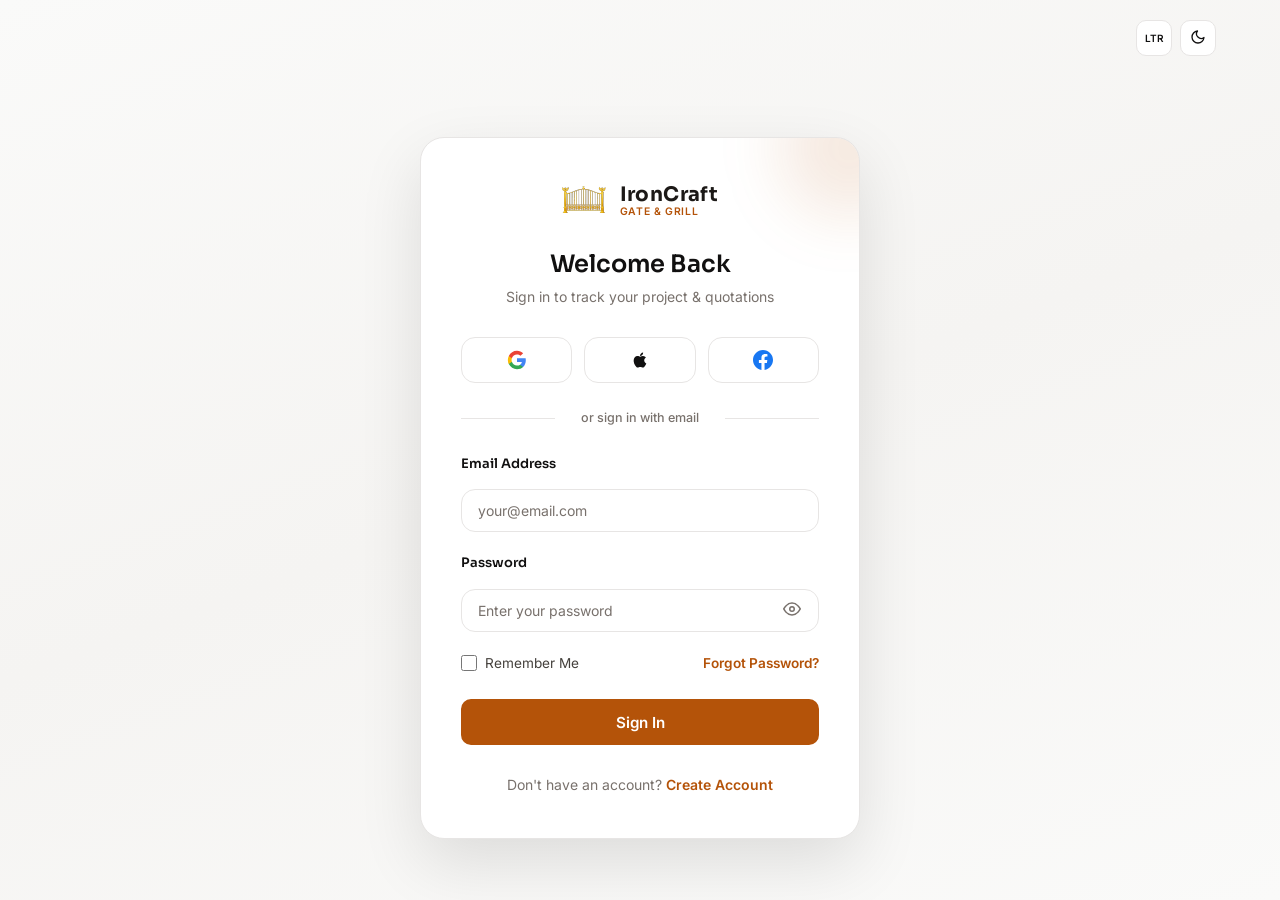
<file: login.html>
<!DOCTYPE html>
<html lang="en" id="root-html">
<head>
    <meta charset="UTF-8">
    <meta name="viewport" content="width=device-width, initial-scale=1.0">
    <meta name="description" content="Sign in to your IronCraft account to track project progress, view quotations, and manage your orders.">
    <title>Sign In — IronCraft Gate & Grill Fabrication</title>
    <link rel="icon" type="image/svg+xml" href="favicon.svg">
    <link rel="stylesheet" href="style.css">
</head>
<body class="auth-page">

<!-- Top Bar -->
<div class="auth-topbar">
    <div style="display:flex;gap:0.5rem;">
        <button onclick="toggleDir()" class="auth-toggle-btn" title="Toggle Direction">
            <span class="dir-label" style="font-size:0.625rem;font-weight:600;">LTR</span>
        </button>
        <button onclick="toggleTheme()" class="auth-toggle-btn" title="Toggle Theme" aria-label="Toggle dark mode">
            <span class="theme-icon-wrap"><svg xmlns="http://www.w3.org/2000/svg" width="16" height="16" viewBox="0 0 24 24" fill="none" stroke="currentColor" stroke-width="2" stroke-linecap="round" stroke-linejoin="round"><path d="M21 12.79A9 9 0 1 1 11.21 3 7 7 0 0 0 21 12.79z"/></svg></span>
        </button>
    </div>
</div>

<!-- Card -->
<main style="flex:1;display:flex;align-items:center;justify-content:center;padding:1.5rem 1rem;">
    <div class="auth-card">
        <!-- Decorative orb -->
        <div style="position:absolute;top:-60px;right:-60px;width:140px;height:140px;background:rgba(180,83,9,0.12);border-radius:50%;filter:blur(30px);pointer-events:none;"></div>

        <!-- Logo inside card -->
        <a href="index.html" class="auth-logo" aria-label="IronCraft Home">
            <img src="logo.svg" alt="IronCraft Logo" width="44" height="44" style="width:44px;height:44px;object-fit:contain;display:block;" />
            <div class="auth-logo-text">
                <span class="brand-top">IronCraft</span>
                <span class="brand-bottom">Gate &amp; Grill</span>
            </div>
        </a>

        <!-- Header -->
        <div style="text-align:center;margin-bottom:1.75rem;">
            <h1 style="font-size:1.5rem;margin-bottom:0.375rem;">Welcome Back</h1>
            <p style="font-size:0.875rem;color:var(--text-muted);">Sign in to track your project &amp; quotations</p>
        </div>

        <!-- Social Login -->
        <div class="social-login-grid">
            <button class="social-btn" title="Sign in with Google">
                <svg width="20" height="20" viewBox="0 0 24 24"><path d="M22.56 12.25c0-.78-.07-1.53-.2-2.25H12v4.26h5.92a5.06 5.06 0 01-2.2 3.32v2.77h3.57c2.08-1.92 3.28-4.74 3.28-8.1z" fill="#4285F4"/><path d="M12 23c2.97 0 5.46-.98 7.28-2.66l-3.57-2.77c-.98.66-2.23 1.06-3.71 1.06-2.86 0-5.29-1.93-6.16-4.53H2.18v2.84C3.99 20.53 7.7 23 12 23z" fill="#34A853"/><path d="M5.84 14.09c-.22-.66-.35-1.36-.35-2.09s.13-1.43.35-2.09V7.07H2.18C1.43 8.55 1 10.22 1 12s.43 3.45 1.18 4.93l2.85-2.22.81-.62z" fill="#FBBC05"/><path d="M12 5.38c1.62 0 3.06.56 4.21 1.64l3.15-3.15C17.45 2.09 14.97 1 12 1 7.7 1 3.99 3.47 2.18 7.07l3.66 2.84c.87-2.6 3.3-4.53 6.16-4.53z" fill="#EA4335"/></svg>
            </button>
            <button class="social-btn" title="Sign in with Apple">
                <svg width="20" height="20" viewBox="0 0 24 24" fill="currentColor"><path d="M17.05 20.28c-.98.95-2.05.88-3.08.4-1.09-.5-2.08-.48-3.24 0-1.44.62-2.2.44-3.06-.4C2.79 15.25 3.51 7.59 9.05 7.31c1.35.07 2.29.74 3.08.8 1.18-.24 2.31-.93 3.57-.84 1.51.12 2.65.72 3.4 1.8-3.12 1.87-2.38 5.98.48 7.13-.57 1.5-1.31 2.99-2.54 4.09zM12.03 7.25c-.15-2.23 1.66-4.07 3.74-4.25.29 2.58-2.34 4.5-3.74 4.25z"/></svg>
            </button>
            <button class="social-btn" title="Sign in with Facebook">
                <svg width="20" height="20" viewBox="0 0 24 24" fill="#1877F2"><path d="M24 12.073c0-6.627-5.373-12-12-12s-12 5.373-12 12c0 5.99 4.388 10.954 10.125 11.854v-8.385H7.078v-3.47h3.047V9.43c0-3.007 1.792-4.669 4.533-4.669 1.312 0 2.686.235 2.686.235v2.953H15.83c-1.491 0-1.956.925-1.956 1.874v2.25h3.328l-.532 3.47h-2.796v8.385C19.612 23.027 24 18.062 24 12.073z"/></svg>
            </button>
        </div>

        <!-- Divider -->
        <div class="divider">or sign in with email</div>

        <!-- Form -->
        <form onsubmit="event.preventDefault(); alert('Sign in successful!'); window.location.href='index.html';" id="login-form">
            <div class="form-group">
                <label class="form-label" for="login-email">Email Address</label>
                <input type="email" id="login-email" class="form-input" placeholder="your@email.com" required>
            </div>
            <div class="form-group">
                <label class="form-label" for="login-password">Password</label>
                <div class="password-wrapper">
                    <input type="password" id="login-password" class="form-input" placeholder="Enter your password" required>
                    <button type="button" class="password-toggle" onclick="togglePasswordVisibility('login-password', this)" aria-label="Toggle password visibility">
                        <span class="pw-icon"><svg xmlns="http://www.w3.org/2000/svg" width="18" height="18" viewBox="0 0 24 24" fill="none" stroke="currentColor" stroke-width="2" stroke-linecap="round" stroke-linejoin="round"><path d="M1 12s4-8 11-8 11 8 11 8-4 8-11 8-11-8-11-8z"/><circle cx="12" cy="12" r="3"/></svg></span>
                    </button>
                </div>
            </div>
            <div style="display:flex;align-items:center;justify-content:space-between;margin-bottom:1.5rem;flex-wrap:wrap;gap:0.5rem;">
                <div class="checkbox-wrapper">
                    <input type="checkbox" id="remember-me">
                    <label for="remember-me">Remember Me</label>
                </div>
                <a href="#" class="link-primary" style="font-size:0.85rem;">Forgot Password?</a>
            </div>
            <button type="submit" class="btn btn-primary w-full btn-lg">Sign In</button>
        </form>

        <!-- Footer link -->
        <p style="text-align:center;margin-top:1.75rem;font-size:0.875rem;color:var(--text-muted);">
            Don't have an account? <a href="signup.html" class="link-primary">Create Account</a>
        </p>
    </div>
</main>

<script src="components.js"></script>
</body>
</html>
</file>
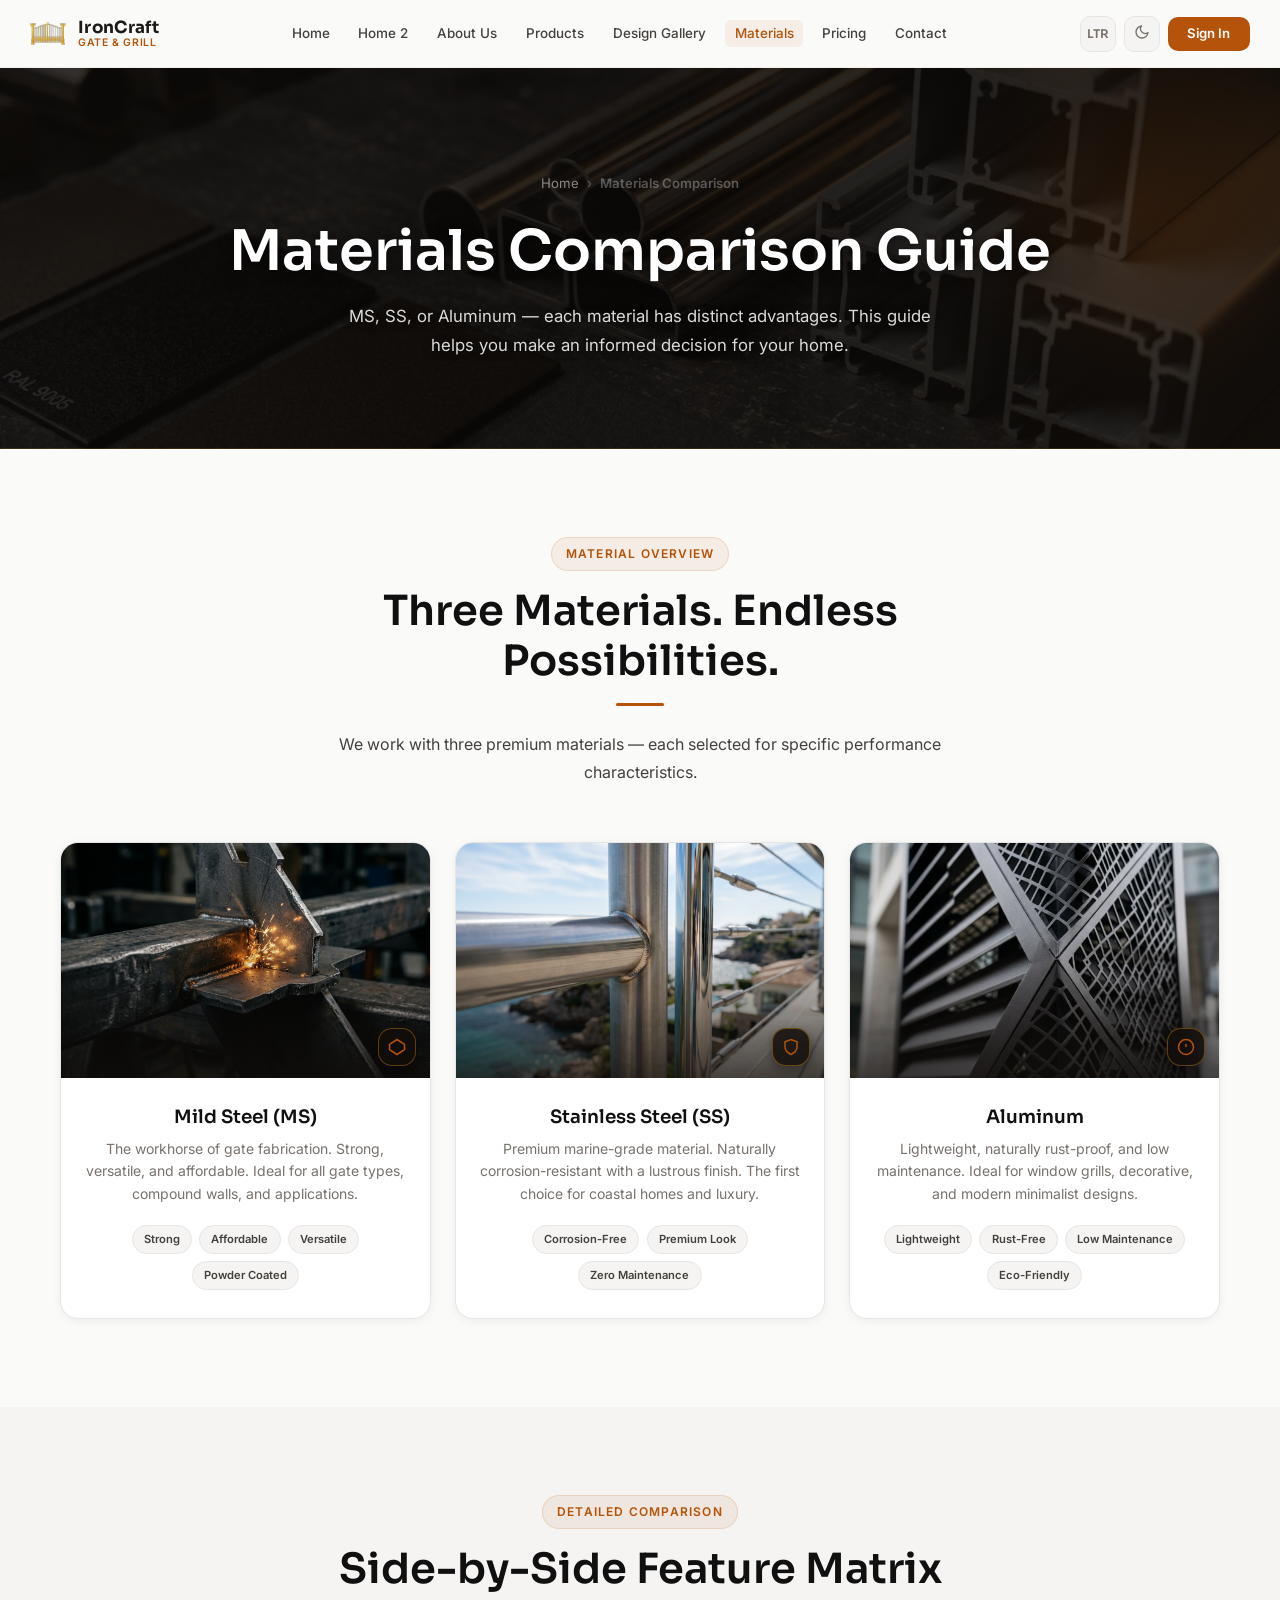
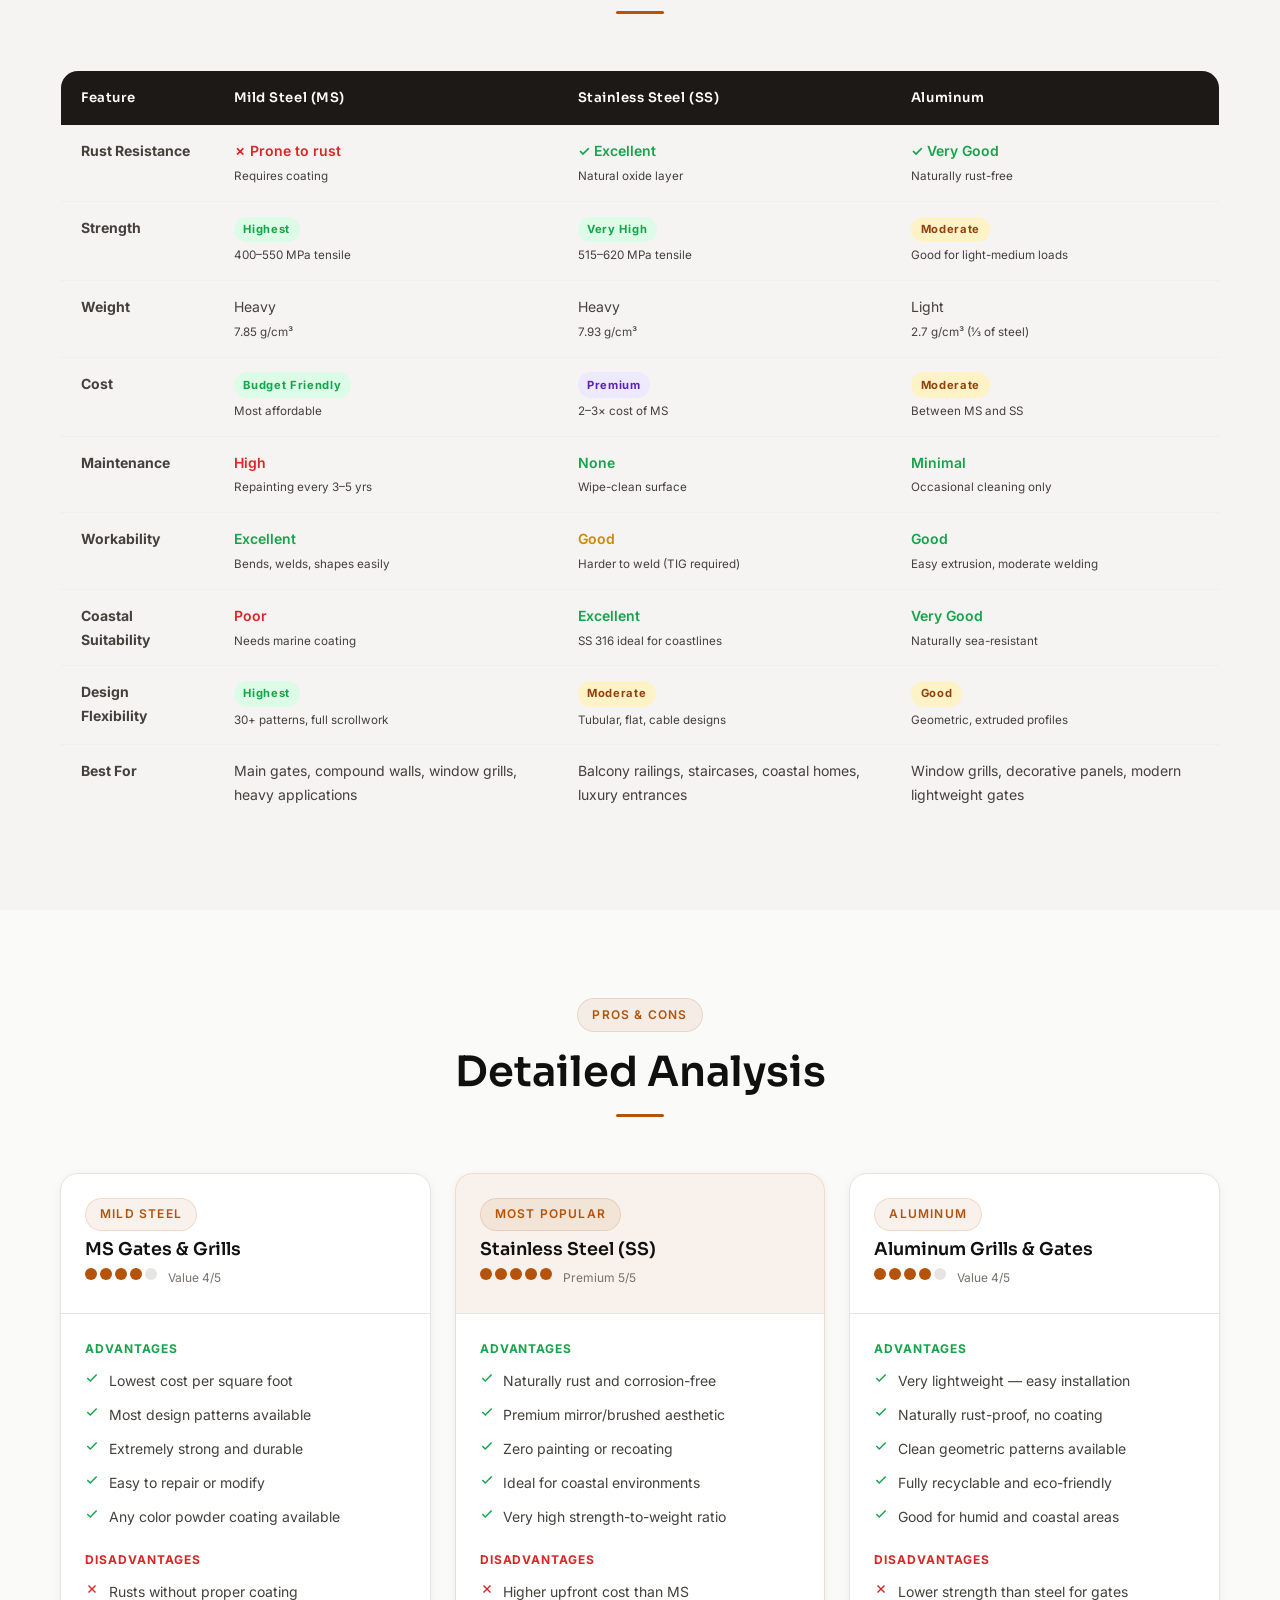
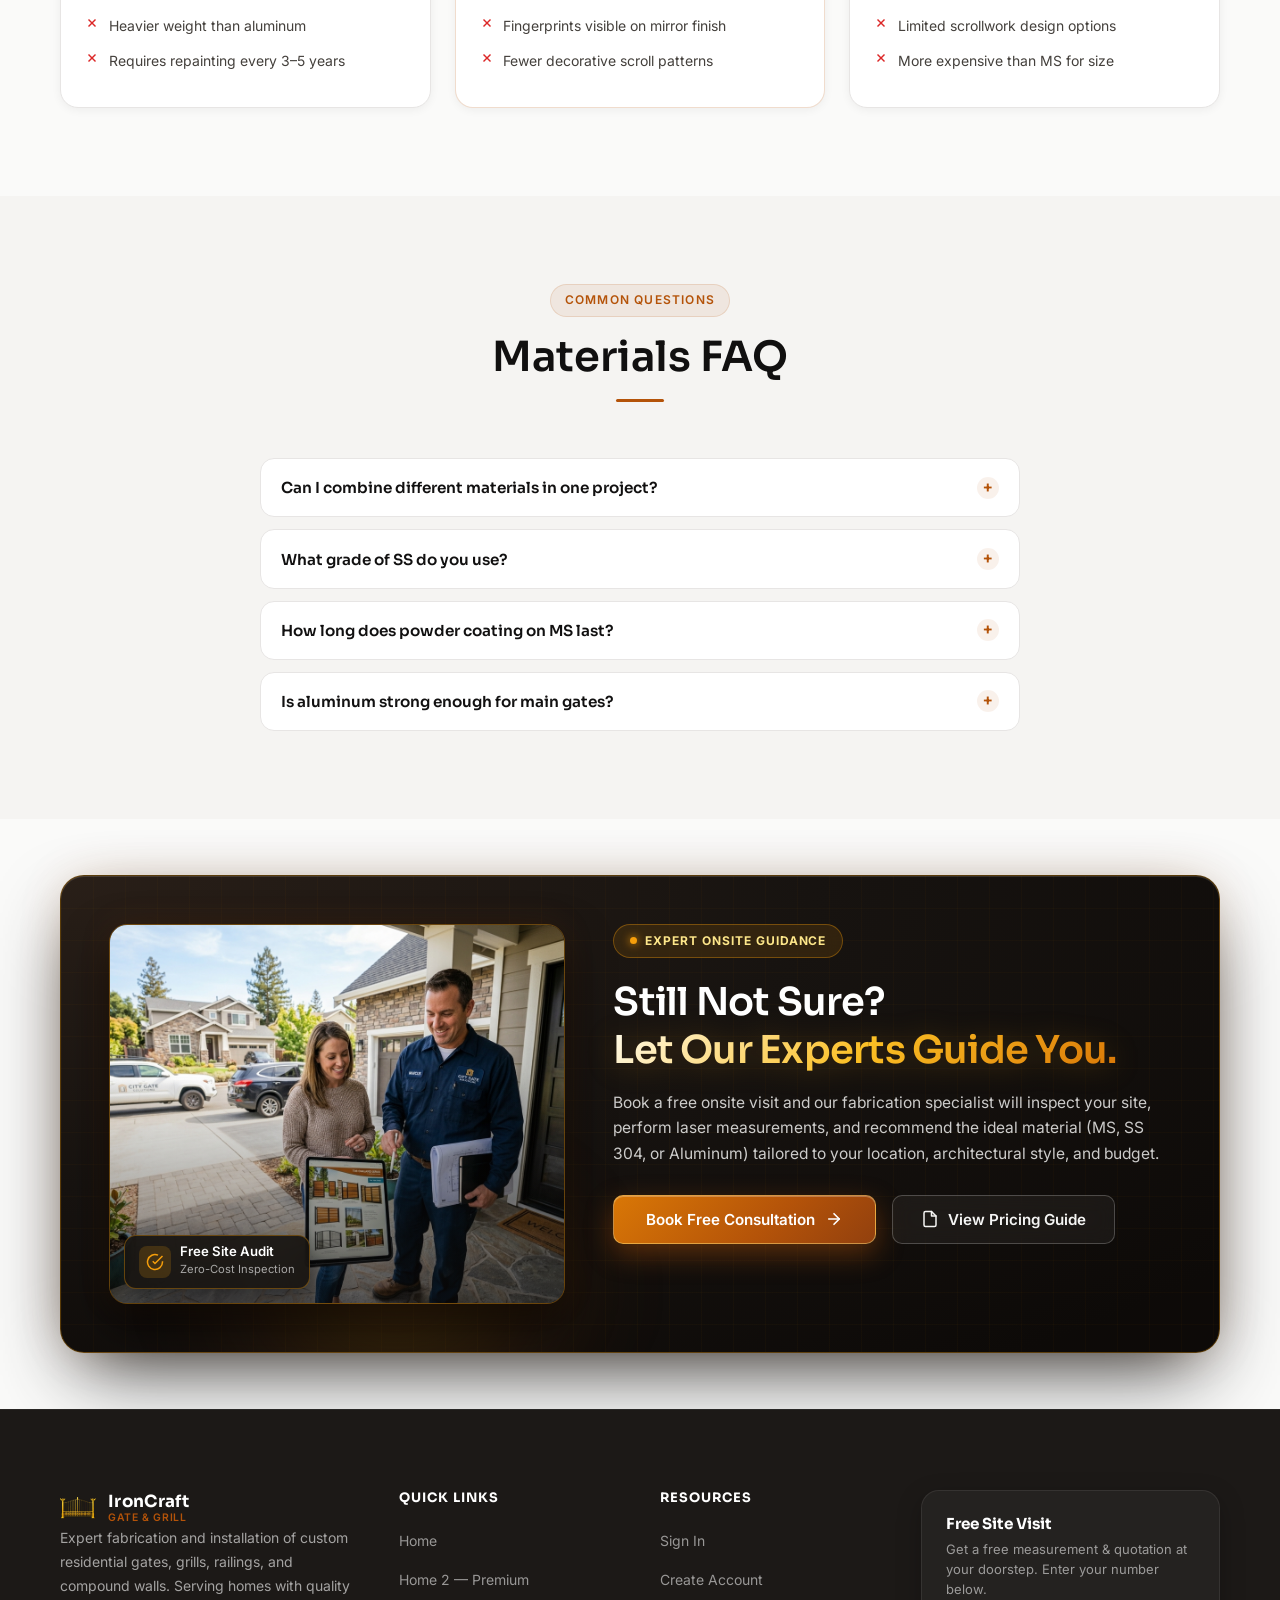
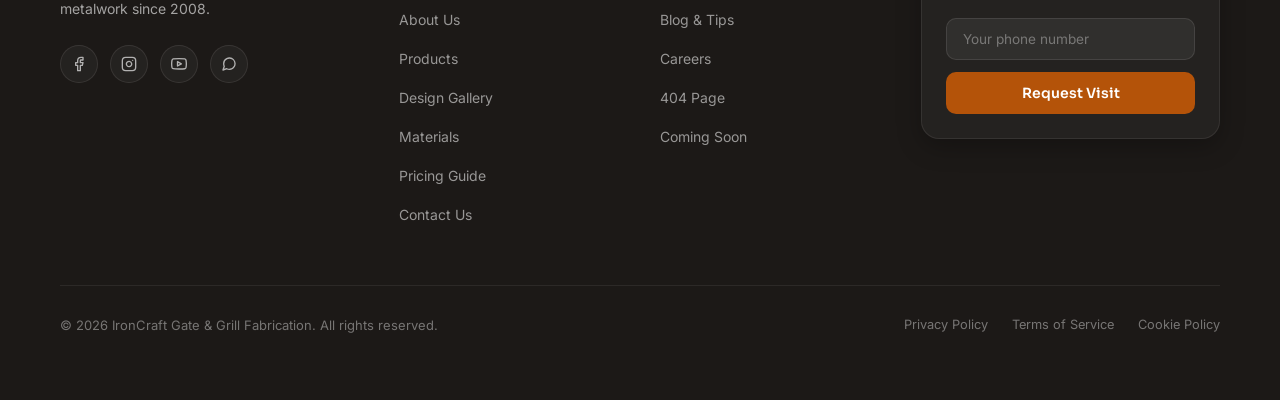
<file: materials.html>
<!DOCTYPE html>
<html lang="en" id="root-html">
<head>
    <meta charset="UTF-8">
    <meta name="viewport" content="width=device-width, initial-scale=1.0">
    <meta name="description" content="IronCraft Materials Comparison — Compare Mild Steel (MS), Stainless Steel (SS), and Aluminum for gates, grills, and railings. Find the right material for your home.">
    <title>Materials Comparison — IronCraft Gate & Grill Fabrication</title>
    <link rel="icon" type="image/svg+xml" href="favicon.svg">
    <link rel="stylesheet" href="style.css">
    <style>
        .page-hero { 
            background: linear-gradient(135deg, rgba(14, 11, 9, 0.84) 0%, rgba(10, 8, 7, 0.88) 50%, rgba(18, 14, 11, 0.82) 100%), url('assets/images/materials-hero-bg.jpg') center/cover no-repeat; 
            padding: 6.5rem 0 5.5rem; 
            position: relative; 
            overflow: hidden; 
            text-align: center; 
            border-bottom: 1px solid rgba(245, 158, 11, 0.15); 
        }
        .page-hero .container { position: relative; z-index: 1; }
        .page-hero h1 { color: #fff; margin-bottom: 1rem; text-align: center; text-shadow: 0 2px 14px rgba(0,0,0,0.6); }
        .page-hero p { color: rgba(255,255,255,0.85); max-width: 620px; font-size: 1.05rem; margin: 0 auto; text-align: center; text-shadow: 0 1px 8px rgba(0,0,0,0.5); }
        .breadcrumb { display:flex; align-items:center; justify-content:center; gap:0.5rem; margin-bottom:1.5rem; font-size:0.825rem; }
        .breadcrumb a { color:rgba(255,255,255,0.5); transition:color 0.2s; }
        .breadcrumb a:hover { color:var(--primary); }
        .breadcrumb span { color:rgba(255,255,255,0.3); }
        .breadcrumb-current { color:var(--primary); font-weight:600; }
        .table-responsive { overflow-x:auto; border-radius:var(--radius-xl); }
        .rater { display:flex; gap:3px; }
        .rater-dot { width:12px; height:12px; border-radius:50%; background:var(--border-default); }
        .rater-dot.filled { background:var(--primary); }
        .pro-con-grid { display:grid; grid-template-columns:repeat(3,1fr); gap:1.5rem; }
        @media (max-width:768px) { .pro-con-grid { grid-template-columns:1fr; } }
        .pro-con-card { background:var(--bg-card); border:1px solid var(--border-default); border-radius:var(--radius-xl); overflow:hidden; box-shadow:var(--shadow-card); }
        .pro-con-card-header { padding:1.5rem; border-bottom:1px solid var(--border-default); }
        .pro-con-card-header h3 { font-size:1.1rem; margin-bottom:0.5rem; }
        .pro-con-body { padding:1.5rem; }
        .pro-item, .con-item { display:flex; align-items:flex-start; gap:0.6rem; font-size:0.875rem; margin-bottom:0.65rem; }
        .pro-item svg { color:#16A34A; flex-shrink:0; margin-top:2px; }
        .con-item svg { color:#DC2626; flex-shrink:0; margin-top:2px; }

        @media (max-width: 640px) {
            .table-responsive {
                overflow-x: hidden;
                border-radius: var(--radius-lg);
            }
            .materials-table {
                table-layout: fixed;
                width: 100%;
                font-size: 0.68rem;
            }
            .materials-table th {
                padding: 0.55rem 0.2rem;
                font-size: 0.64rem;
                letter-spacing: 0;
                line-height: 1.2;
                text-align: center;
                word-break: break-word;
            }
            .materials-table th:first-child {
                width: 25%;
                text-align: left;
                padding-left: 0.35rem;
            }
            .materials-table th:nth-child(2),
            .materials-table th:nth-child(3),
            .materials-table th:nth-child(4) {
                width: 25%;
            }
            .materials-table td {
                padding: 0.45rem 0.2rem;
                font-size: 0.62rem;
                line-height: 1.2;
                text-align: center;
                word-break: break-word;
                vertical-align: middle;
            }
            .materials-table td:first-child {
                text-align: left;
                padding-left: 0.35rem;
                font-weight: 600;
                font-size: 0.64rem;
            }
            .materials-table small {
                font-size: 0.54rem;
                display: block;
                line-height: 1.15;
                margin-top: 1px;
                color: var(--text-muted);
            }
            .mat-tag {
                padding: 0.12rem 0.3rem;
                font-size: 0.56rem;
                letter-spacing: 0;
                line-height: 1.1;
                display: inline-block;
                border-radius: var(--radius-full);
            }
            .mat-check, .mat-cross, .mat-mid {
                font-size: 0.6rem;
                display: inline-block;
                line-height: 1.15;
            }
        }

        @media (max-width: 380px) {
            .materials-table th {
                font-size: 0.58rem;
                padding: 0.45rem 0.15rem;
            }
            .materials-table th:first-child {
                padding-left: 0.25rem;
            }
            .materials-table td {
                font-size: 0.58rem;
                padding: 0.4rem 0.15rem;
            }
            .materials-table td:first-child {
                font-size: 0.6rem;
                padding-left: 0.25rem;
            }
            .materials-table small {
                font-size: 0.5rem;
            }
            .mat-tag {
                font-size: 0.52rem;
                padding: 0.1rem 0.25rem;
            }
        }
        /* Materials Page CTA with Left Image */
        .materials-cta-card {
            background: radial-gradient(130% 130% at 0% 0%, #291F18 0%, #171310 50%, #0D0A08 100%);
            border: 1px solid rgba(245, 158, 11, 0.32);
            border-radius: 24px;
            padding: 3rem;
            position: relative;
            overflow: hidden;
            isolation: isolate;
            box-shadow: 0 30px 80px -20px rgba(0, 0, 0, 0.85), 0 0 50px -10px rgba(180, 83, 9, 0.22), inset 0 1px 0 rgba(255, 255, 255, 0.12);
            transition: border-color 0.3s ease, box-shadow 0.3s ease;
        }
        .materials-cta-card:hover {
            border-color: rgba(245, 158, 11, 0.48);
            box-shadow: 0 35px 90px -20px rgba(0, 0, 0, 0.92), 0 0 65px -8px rgba(180, 83, 9, 0.32), inset 0 1px 0 rgba(255, 255, 255, 0.18);
        }
        .materials-cta-grid-bg {
            position: absolute;
            inset: 0;
            background-image: 
                linear-gradient(to right, rgba(245, 158, 11, 0.05) 1px, transparent 1px),
                linear-gradient(to bottom, rgba(245, 158, 11, 0.05) 1px, transparent 1px);
            background-size: 32px 32px;
            opacity: 0.6;
            pointer-events: none;
            z-index: 0;
        }
        .materials-cta-orb {
            position: absolute;
            bottom: -100px;
            left: 10%;
            width: 440px;
            height: 320px;
            background: radial-gradient(ellipse at center, rgba(245, 158, 11, 0.2) 0%, rgba(180, 83, 9, 0.08) 50%, transparent 75%);
            border-radius: 50%;
            filter: blur(35px);
            pointer-events: none;
            z-index: 0;
        }
        .materials-cta-grid {
            display: grid;
            grid-template-columns: 0.9fr 1.1fr;
            gap: 3rem;
            align-items: stretch;
            position: relative;
            z-index: 1;
        }

        .materials-cta-image-col {
            position: relative;
            width: 100%;
            height: 100%;
            display: flex;
        }
        .materials-cta-img-wrap {
            position: relative;
            border-radius: 18px;
            overflow: hidden;
            width: 100%;
            height: 100%;
            min-height: 380px;
            border: 1px solid rgba(245, 158, 11, 0.35);
            box-shadow: 0 20px 45px rgba(0, 0, 0, 0.65), 0 0 30px rgba(180, 83, 9, 0.15);
        }
        .materials-cta-img {
            width: 100%;
            height: 100%;
            object-fit: cover;
            display: block;
            transition: transform 0.6s cubic-bezier(0.4, 0, 0.2, 1);
        }
        .materials-cta-card:hover .materials-cta-img {
            transform: scale(1.05);
        }
        .materials-cta-img-overlay {
            position: absolute;
            inset: 0;
            background: linear-gradient(to top, rgba(14, 11, 9, 0.6) 0%, transparent 60%);
            pointer-events: none;
        }
        .materials-cta-badge-floating {
            position: absolute;
            bottom: 14px;
            left: 14px;
            background: rgba(20, 16, 13, 0.88);
            backdrop-filter: blur(12px);
            -webkit-backdrop-filter: blur(12px);
            border: 1px solid rgba(245, 158, 11, 0.35);
            border-radius: 12px;
            padding: 0.55rem 0.85rem;
            display: flex;
            align-items: center;
            gap: 0.6rem;
            box-shadow: 0 10px 25px rgba(0, 0, 0, 0.5);
        }
        .materials-badge-icon {
            width: 32px;
            height: 32px;
            border-radius: 8px;
            background: rgba(245, 158, 11, 0.18);
            color: #F59E0B;
            display: flex;
            align-items: center;
            justify-content: center;
        }
        .materials-badge-text strong {
            display: block;
            color: #FFFFFF;
            font-size: 0.825rem;
            font-weight: 600;
            line-height: 1.2;
        }
        .materials-badge-text span {
            display: block;
            color: rgba(245, 245, 244, 0.65);
            font-size: 0.7rem;
        }

        .materials-cta-pill {
            display: inline-flex;
            align-items: center;
            gap: 0.5rem;
            padding: 0.35rem 1rem;
            background: rgba(245, 158, 11, 0.12);
            border: 1px solid rgba(245, 158, 11, 0.35);
            border-radius: var(--radius-full);
            color: #FDE68A;
            font-size: 0.75rem;
            font-weight: 700;
            letter-spacing: 0.08em;
            text-transform: uppercase;
            margin-bottom: 1.25rem;
            backdrop-filter: blur(8px);
        }
        .materials-pulse-dot {
            width: 7px;
            height: 7px;
            border-radius: 50%;
            background: #F59E0B;
            box-shadow: 0 0 8px #F59E0B;
            animation: matPulse 2s infinite ease-in-out;
        }
        @keyframes matPulse {
            0%, 100% { transform: scale(1); opacity: 1; }
            50% { transform: scale(1.4); opacity: 0.5; }
        }

        .materials-cta-title {
            color: #FFFFFF;
            font-family: var(--font-heading);
            font-size: clamp(1.75rem, 3.2vw, 2.4rem);
            font-weight: 600;
            line-height: 1.25;
            margin-bottom: 1rem;
            letter-spacing: -0.02em;
        }
        .materials-cta-gold {
            background: linear-gradient(135deg, #FFFBEB 0%, #FBBF24 50%, #D97706 100%);
            -webkit-background-clip: text;
            -webkit-text-fill-color: transparent;
            display: inline-block;
            filter: drop-shadow(0 2px 14px rgba(245, 158, 11, 0.25));
        }
        .materials-cta-desc {
            color: rgba(245, 245, 244, 0.82);
            font-size: 0.975rem;
            line-height: 1.65;
            margin-bottom: 1.75rem;
        }

        .materials-cta-btns {
            display: flex;
            gap: 1rem;
            align-items: center;
            flex-wrap: wrap;
        }
        .materials-btn-primary {
            background: linear-gradient(135deg, #d97706 0%, #b45309 60%, #92400e 100%);
            color: #ffffff !important;
            border: 1px solid rgba(253, 230, 138, 0.45);
            padding: 0.9rem 2rem;
            font-size: 0.95rem;
            font-weight: 600;
            border-radius: var(--radius-md);
            box-shadow: 0 10px 28px rgba(180, 83, 9, 0.45), inset 0 1px 0 rgba(255, 255, 255, 0.25);
            transition: all 0.3s cubic-bezier(0.4, 0, 0.2, 1);
            position: relative;
            overflow: hidden;
            display: inline-flex;
            align-items: center;
            gap: 0.6rem;
        }
        .materials-btn-primary::after {
            content: '';
            position: absolute;
            top: 0;
            left: -120%;
            width: 60%;
            height: 100%;
            background: linear-gradient(90deg, transparent, rgba(255, 255, 255, 0.3), transparent);
            transform: skewX(-20deg);
            transition: 0.65s ease;
        }
        .materials-btn-primary:hover {
            transform: translateY(-2px);
            box-shadow: 0 14px 36px rgba(217, 119, 6, 0.58);
            border-color: rgba(253, 230, 138, 0.7);
        }
        .materials-btn-primary:hover::after {
            left: 150%;
        }
        .materials-btn-primary svg {
            transition: transform 0.25s ease;
        }
        .materials-btn-primary:hover svg {
            transform: translateX(4px);
        }
        .materials-btn-secondary {
            background: rgba(255, 255, 255, 0.05);
            color: #F5F5F4 !important;
            border: 1px solid rgba(255, 255, 255, 0.22);
            padding: 0.9rem 1.75rem;
            font-size: 0.95rem;
            font-weight: 600;
            border-radius: var(--radius-md);
            backdrop-filter: blur(10px);
            transition: all 0.3s cubic-bezier(0.4, 0, 0.2, 1);
            display: inline-flex;
            align-items: center;
            gap: 0.6rem;
        }
        .materials-btn-secondary:hover {
            background: rgba(255, 255, 255, 0.12);
            border-color: rgba(245, 158, 11, 0.5);
            color: #FFFFFF !important;
            transform: translateY(-2px);
            box-shadow: 0 8px 24px rgba(0, 0, 0, 0.35);
        }

        @media (max-width: 992px) {
            .materials-cta-card {
                padding: 2.5rem 1.5rem;
                border-radius: 20px;
            }
            .materials-cta-grid {
                grid-template-columns: 1fr;
                gap: 2.25rem;
            }
            .materials-cta-img-wrap {
                min-height: unset;
                aspect-ratio: 16 / 10;
                max-height: 320px;
            }
            .materials-cta-btns {
                flex-direction: column;
                align-items: stretch;
            }
            .materials-cta-btns .btn {
                width: 100%;
                justify-content: center;
            }
        }

        @media (max-width: 600px) {
            .materials-cta-card {
                padding: 2rem 1.15rem;
                border-radius: 18px;
            }
            .materials-cta-grid {
                gap: 1.75rem;
            }
            .materials-cta-title {
                font-size: 1.5rem;
                margin-bottom: 0.85rem;
            }
            .materials-cta-desc {
                font-size: 0.9rem;
                line-height: 1.55;
                margin-bottom: 1.35rem;
            }
            .materials-cta-btns {
                gap: 0.75rem;
            }
            .materials-cta-btns .btn {
                padding: 0.75rem 1.25rem;
                font-size: 0.875rem;
            }
            .materials-cta-badge-floating {
                padding: 0.45rem 0.75rem;
                border-radius: 10px;
                bottom: 10px;
                left: 10px;
            }
        }

        @media (max-width: 400px) {
            .materials-cta-card {
                padding: 1.65rem 0.9rem;
                border-radius: 16px;
            }
            .materials-cta-title {
                font-size: 1.35rem;
            }
            .materials-cta-desc {
                font-size: 0.85rem;
            }
        }
    </style>
</head>
<body>

<div id="main-nav"></div>

<!-- PAGE HERO -->
<div class="page-hero">
    <div class="container">
        <div class="breadcrumb">
            <a href="index.html">Home</a>
            <span>&rsaquo;</span>
            <span class="breadcrumb-current">Materials Comparison</span>
        </div>
        <h1>Materials Comparison Guide</h1>
        <p>MS, SS, or Aluminum — each material has distinct advantages. This guide helps you make an informed decision for your home.</p>
    </div>
</div>

<!-- INTRO CARDS -->
<section class="section">
    <div class="container">
        <div class="section-header reveal">
            <span class="section-tag">Material Overview</span>
            <h2>Three Materials. Endless Possibilities.</h2>
            <span class="accent-line"></span>
            <p>We work with three premium materials — each selected for specific performance characteristics.</p>
        </div>
        <div class="grid-3 reveal">
            <div class="material-card">
                <div class="material-card-img-wrap">
                    <img src="assets/images/mat-mild-steel.jpg" alt="Mild Steel (MS) Fabrication" class="material-card-img" loading="lazy">
                    <div class="material-card-badge-icon">
                        <svg viewBox="0 0 24 24" fill="none" stroke="currentColor" stroke-width="2"><polygon points="12 2 22 8.5 22 15.5 12 22 2 15.5 2 8.5 12 2"/></svg>
                    </div>
                </div>
                <div class="material-card-body">
                    <h3>Mild Steel (MS)</h3>
                    <p>The workhorse of gate fabrication. Strong, versatile, and affordable. Ideal for all gate types, compound walls, and applications.</p>
                    <div class="material-card-props">
                        <span class="material-prop">Strong</span>
                        <span class="material-prop">Affordable</span>
                        <span class="material-prop">Versatile</span>
                        <span class="material-prop">Powder Coated</span>
                    </div>
                </div>
            </div>
            <div class="material-card">
                <div class="material-card-img-wrap">
                    <img src="assets/images/mat-stainless-steel.jpg" alt="Stainless Steel (SS) Fabrication" class="material-card-img" loading="lazy">
                    <div class="material-card-badge-icon">
                        <svg viewBox="0 0 24 24" fill="none" stroke="currentColor" stroke-width="2"><path d="M12 22s8-4 8-10V5l-8-3-8 3v7c0 6 8 10 8 10z"/></svg>
                    </div>
                </div>
                <div class="material-card-body">
                    <h3>Stainless Steel (SS)</h3>
                    <p>Premium marine-grade material. Naturally corrosion-resistant with a lustrous finish. The first choice for coastal homes and luxury.</p>
                    <div class="material-card-props">
                        <span class="material-prop">Corrosion-Free</span>
                        <span class="material-prop">Premium Look</span>
                        <span class="material-prop">Zero Maintenance</span>
                    </div>
                </div>
            </div>
            <div class="material-card">
                <div class="material-card-img-wrap">
                    <img src="assets/images/mat-aluminum.jpg" alt="Aluminum Fabrication" class="material-card-img" loading="lazy">
                    <div class="material-card-badge-icon">
                        <svg viewBox="0 0 24 24" fill="none" stroke="currentColor" stroke-width="2"><circle cx="12" cy="12" r="10"/><line x1="12" y1="8" x2="12" y2="12"/><line x1="12" y1="16" x2="12.01" y2="16"/></svg>
                    </div>
                </div>
                <div class="material-card-body">
                    <h3>Aluminum</h3>
                    <p>Lightweight, naturally rust-proof, and low maintenance. Ideal for window grills, decorative, and modern minimalist designs.</p>
                    <div class="material-card-props">
                        <span class="material-prop">Lightweight</span>
                        <span class="material-prop">Rust-Free</span>
                        <span class="material-prop">Low Maintenance</span>
                        <span class="material-prop">Eco-Friendly</span>
                    </div>
                </div>
            </div>
        </div>
    </div>
</section>

<!-- COMPARISON TABLE -->
<section class="section bg-surface">
    <div class="container">
        <div class="section-header reveal">
            <span class="section-tag">Detailed Comparison</span>
            <h2>Side-by-Side Feature Matrix</h2>
            <span class="accent-line"></span>
        </div>
        <div class="table-responsive reveal">
            <table class="materials-table">
                <thead>
                    <tr>
                        <th>Feature</th>
                        <th>Mild Steel (MS)</th>
                        <th>Stainless Steel (SS)</th>
                        <th>Aluminum</th>
                    </tr>
                </thead>
                <tbody>
                    <tr>
                        <td><strong>Rust Resistance</strong></td>
                        <td><span class="mat-cross">✗ Prone to rust</span><br><small>Requires coating</small></td>
                        <td><span class="mat-check">✓ Excellent</span><br><small>Natural oxide layer</small></td>
                        <td><span class="mat-check">✓ Very Good</span><br><small>Naturally rust-free</small></td>
                    </tr>
                    <tr>
                        <td><strong>Strength</strong></td>
                        <td><span class="mat-tag best">Highest</span><br><small>400–550 MPa tensile</small></td>
                        <td><span class="mat-tag best">Very High</span><br><small>515–620 MPa tensile</small></td>
                        <td><span class="mat-tag good">Moderate</span><br><small>Good for light-medium loads</small></td>
                    </tr>
                    <tr>
                        <td><strong>Weight</strong></td>
                        <td>Heavy<br><small>7.85 g/cm³</small></td>
                        <td>Heavy<br><small>7.93 g/cm³</small></td>
                        <td>Light<br><small>2.7 g/cm³ (⅓ of steel)</small></td>
                    </tr>
                    <tr>
                        <td><strong>Cost</strong></td>
                        <td><span class="mat-tag best">Budget Friendly</span><br><small>Most affordable</small></td>
                        <td><span class="mat-tag premium">Premium</span><br><small>2–3× cost of MS</small></td>
                        <td><span class="mat-tag good">Moderate</span><br><small>Between MS and SS</small></td>
                    </tr>
                    <tr>
                        <td><strong>Maintenance</strong></td>
                        <td><span class="mat-cross">High</span><br><small>Repainting every 3–5 yrs</small></td>
                        <td><span class="mat-check">None</span><br><small>Wipe-clean surface</small></td>
                        <td><span class="mat-check">Minimal</span><br><small>Occasional cleaning only</small></td>
                    </tr>
                    <tr>
                        <td><strong>Workability</strong></td>
                        <td><span class="mat-check">Excellent</span><br><small>Bends, welds, shapes easily</small></td>
                        <td><span class="mat-mid">Good</span><br><small>Harder to weld (TIG required)</small></td>
                        <td><span class="mat-check">Good</span><br><small>Easy extrusion, moderate welding</small></td>
                    </tr>
                    <tr>
                        <td><strong>Coastal Suitability</strong></td>
                        <td><span class="mat-cross">Poor</span><br><small>Needs marine coating</small></td>
                        <td><span class="mat-check">Excellent</span><br><small>SS 316 ideal for coastlines</small></td>
                        <td><span class="mat-check">Very Good</span><br><small>Naturally sea-resistant</small></td>
                    </tr>
                    <tr>
                        <td><strong>Design Flexibility</strong></td>
                        <td><span class="mat-tag best">Highest</span><br><small>30+ patterns, full scrollwork</small></td>
                        <td><span class="mat-tag good">Moderate</span><br><small>Tubular, flat, cable designs</small></td>
                        <td><span class="mat-tag good">Good</span><br><small>Geometric, extruded profiles</small></td>
                    </tr>
                    <tr>
                        <td><strong>Best For</strong></td>
                        <td>Main gates, compound walls, window grills, heavy applications</td>
                        <td>Balcony railings, staircases, coastal homes, luxury entrances</td>
                        <td>Window grills, decorative panels, modern lightweight gates</td>
                    </tr>
                </tbody>
            </table>
        </div>
    </div>
</section>

<!-- PRO/CON CARDS -->
<section class="section">
    <div class="container">
        <div class="section-header reveal">
            <span class="section-tag">Pros & Cons</span>
            <h2>Detailed Analysis</h2>
            <span class="accent-line"></span>
        </div>
        <div class="pro-con-grid reveal">
            <!-- MS -->
            <div class="pro-con-card">
                <div class="pro-con-card-header">
                    <span class="section-tag" style="margin-bottom:0.5rem;">Mild Steel</span>
                    <h3>MS Gates & Grills</h3>
                    <div class="rater">
                        <div class="rater-dot filled" title="Cost"></div>
                        <div class="rater-dot filled"></div>
                        <div class="rater-dot filled"></div>
                        <div class="rater-dot filled"></div>
                        <div class="rater-dot"></div>
                        <small style="margin-left:0.5rem;color:var(--text-muted);font-size:0.75rem;">Value 4/5</small>
                    </div>
                </div>
                <div class="pro-con-body">
                    <div style="margin-bottom:1.25rem;">
                        <p style="font-size:0.75rem;font-weight:700;text-transform:uppercase;letter-spacing:0.08em;color:#16A34A;margin-bottom:0.625rem;">Advantages</p>
                        <div class="pro-item"><svg width="14" height="14" viewBox="0 0 24 24" fill="none" stroke="currentColor" stroke-width="2.5"><polyline points="20 6 9 17 4 12"/></svg><span>Lowest cost per square foot</span></div>
                        <div class="pro-item"><svg width="14" height="14" viewBox="0 0 24 24" fill="none" stroke="currentColor" stroke-width="2.5"><polyline points="20 6 9 17 4 12"/></svg><span>Most design patterns available</span></div>
                        <div class="pro-item"><svg width="14" height="14" viewBox="0 0 24 24" fill="none" stroke="currentColor" stroke-width="2.5"><polyline points="20 6 9 17 4 12"/></svg><span>Extremely strong and durable</span></div>
                        <div class="pro-item"><svg width="14" height="14" viewBox="0 0 24 24" fill="none" stroke="currentColor" stroke-width="2.5"><polyline points="20 6 9 17 4 12"/></svg><span>Easy to repair or modify</span></div>
                        <div class="pro-item"><svg width="14" height="14" viewBox="0 0 24 24" fill="none" stroke="currentColor" stroke-width="2.5"><polyline points="20 6 9 17 4 12"/></svg><span>Any color powder coating available</span></div>
                    </div>
                    <div>
                        <p style="font-size:0.75rem;font-weight:700;text-transform:uppercase;letter-spacing:0.08em;color:#DC2626;margin-bottom:0.625rem;">Disadvantages</p>
                        <div class="con-item"><svg width="14" height="14" viewBox="0 0 24 24" fill="none" stroke="currentColor" stroke-width="2.5"><line x1="18" y1="6" x2="6" y2="18"/><line x1="6" y1="6" x2="18" y2="18"/></svg><span>Rusts without proper coating</span></div>
                        <div class="con-item"><svg width="14" height="14" viewBox="0 0 24 24" fill="none" stroke="currentColor" stroke-width="2.5"><line x1="18" y1="6" x2="6" y2="18"/><line x1="6" y1="6" x2="18" y2="18"/></svg><span>Heavier weight than aluminum</span></div>
                        <div class="con-item"><svg width="14" height="14" viewBox="0 0 24 24" fill="none" stroke="currentColor" stroke-width="2.5"><line x1="18" y1="6" x2="6" y2="18"/><line x1="6" y1="6" x2="18" y2="18"/></svg><span>Requires repainting every 3–5 years</span></div>
                    </div>
                </div>
            </div>
            <!-- SS -->
            <div class="pro-con-card" style="border-color:rgba(180,83,9,0.2);">
                <div class="pro-con-card-header" style="background:var(--primary-subtle);">
                    <span class="section-tag" style="margin-bottom:0.5rem;">Most Popular</span>
                    <h3>Stainless Steel (SS)</h3>
                    <div class="rater">
                        <div class="rater-dot filled"></div>
                        <div class="rater-dot filled"></div>
                        <div class="rater-dot filled"></div>
                        <div class="rater-dot filled"></div>
                        <div class="rater-dot filled"></div>
                        <small style="margin-left:0.5rem;color:var(--text-muted);font-size:0.75rem;">Premium 5/5</small>
                    </div>
                </div>
                <div class="pro-con-body">
                    <div style="margin-bottom:1.25rem;">
                        <p style="font-size:0.75rem;font-weight:700;text-transform:uppercase;letter-spacing:0.08em;color:#16A34A;margin-bottom:0.625rem;">Advantages</p>
                        <div class="pro-item"><svg width="14" height="14" viewBox="0 0 24 24" fill="none" stroke="currentColor" stroke-width="2.5"><polyline points="20 6 9 17 4 12"/></svg><span>Naturally rust and corrosion-free</span></div>
                        <div class="pro-item"><svg width="14" height="14" viewBox="0 0 24 24" fill="none" stroke="currentColor" stroke-width="2.5"><polyline points="20 6 9 17 4 12"/></svg><span>Premium mirror/brushed aesthetic</span></div>
                        <div class="pro-item"><svg width="14" height="14" viewBox="0 0 24 24" fill="none" stroke="currentColor" stroke-width="2.5"><polyline points="20 6 9 17 4 12"/></svg><span>Zero painting or recoating</span></div>
                        <div class="pro-item"><svg width="14" height="14" viewBox="0 0 24 24" fill="none" stroke="currentColor" stroke-width="2.5"><polyline points="20 6 9 17 4 12"/></svg><span>Ideal for coastal environments</span></div>
                        <div class="pro-item"><svg width="14" height="14" viewBox="0 0 24 24" fill="none" stroke="currentColor" stroke-width="2.5"><polyline points="20 6 9 17 4 12"/></svg><span>Very high strength-to-weight ratio</span></div>
                    </div>
                    <div>
                        <p style="font-size:0.75rem;font-weight:700;text-transform:uppercase;letter-spacing:0.08em;color:#DC2626;margin-bottom:0.625rem;">Disadvantages</p>
                        <div class="con-item"><svg width="14" height="14" viewBox="0 0 24 24" fill="none" stroke="currentColor" stroke-width="2.5"><line x1="18" y1="6" x2="6" y2="18"/><line x1="6" y1="6" x2="18" y2="18"/></svg><span>Higher upfront cost than MS</span></div>
                        <div class="con-item"><svg width="14" height="14" viewBox="0 0 24 24" fill="none" stroke="currentColor" stroke-width="2.5"><line x1="18" y1="6" x2="6" y2="18"/><line x1="6" y1="6" x2="18" y2="18"/></svg><span>Fingerprints visible on mirror finish</span></div>
                        <div class="con-item"><svg width="14" height="14" viewBox="0 0 24 24" fill="none" stroke="currentColor" stroke-width="2.5"><line x1="18" y1="6" x2="6" y2="18"/><line x1="6" y1="6" x2="18" y2="18"/></svg><span>Fewer decorative scroll patterns</span></div>
                    </div>
                </div>
            </div>
            <!-- Aluminum -->
            <div class="pro-con-card">
                <div class="pro-con-card-header">
                    <span class="section-tag" style="margin-bottom:0.5rem;">Aluminum</span>
                    <h3>Aluminum Grills & Gates</h3>
                    <div class="rater">
                        <div class="rater-dot filled"></div>
                        <div class="rater-dot filled"></div>
                        <div class="rater-dot filled"></div>
                        <div class="rater-dot filled"></div>
                        <div class="rater-dot"></div>
                        <small style="margin-left:0.5rem;color:var(--text-muted);font-size:0.75rem;">Value 4/5</small>
                    </div>
                </div>
                <div class="pro-con-body">
                    <div style="margin-bottom:1.25rem;">
                        <p style="font-size:0.75rem;font-weight:700;text-transform:uppercase;letter-spacing:0.08em;color:#16A34A;margin-bottom:0.625rem;">Advantages</p>
                        <div class="pro-item"><svg width="14" height="14" viewBox="0 0 24 24" fill="none" stroke="currentColor" stroke-width="2.5"><polyline points="20 6 9 17 4 12"/></svg><span>Very lightweight — easy installation</span></div>
                        <div class="pro-item"><svg width="14" height="14" viewBox="0 0 24 24" fill="none" stroke="currentColor" stroke-width="2.5"><polyline points="20 6 9 17 4 12"/></svg><span>Naturally rust-proof, no coating </span></div>
                        <div class="pro-item"><svg width="14" height="14" viewBox="0 0 24 24" fill="none" stroke="currentColor" stroke-width="2.5"><polyline points="20 6 9 17 4 12"/></svg><span>Clean geometric patterns available</span></div>
                        <div class="pro-item"><svg width="14" height="14" viewBox="0 0 24 24" fill="none" stroke="currentColor" stroke-width="2.5"><polyline points="20 6 9 17 4 12"/></svg><span>Fully recyclable and eco-friendly</span></div>
                        <div class="pro-item"><svg width="14" height="14" viewBox="0 0 24 24" fill="none" stroke="currentColor" stroke-width="2.5"><polyline points="20 6 9 17 4 12"/></svg><span>Good for humid and coastal areas</span></div>
                    </div>
                    <div>
                        <p style="font-size:0.75rem;font-weight:700;text-transform:uppercase;letter-spacing:0.08em;color:#DC2626;margin-bottom:0.625rem;">Disadvantages</p>
                        <div class="con-item"><svg width="14" height="14" viewBox="0 0 24 24" fill="none" stroke="currentColor" stroke-width="2.5"><line x1="18" y1="6" x2="6" y2="18"/><line x1="6" y1="6" x2="18" y2="18"/></svg><span>Lower strength than steel for gates</span></div>
                        <div class="con-item"><svg width="14" height="14" viewBox="0 0 24 24" fill="none" stroke="currentColor" stroke-width="2.5"><line x1="18" y1="6" x2="6" y2="18"/><line x1="6" y1="6" x2="18" y2="18"/></svg><span>Limited scrollwork design options</span></div>
                        <div class="con-item"><svg width="14" height="14" viewBox="0 0 24 24" fill="none" stroke="currentColor" stroke-width="2.5"><line x1="18" y1="6" x2="6" y2="18"/><line x1="6" y1="6" x2="18" y2="18"/></svg><span>More expensive than MS for size</span></div>
                    </div>
                </div>
            </div>
        </div>
    </div>
</section>

<!-- FAQ -->
<section class="section bg-surface">
    <div class="container">
        <div class="section-header reveal">
            <span class="section-tag">Common Questions</span>
            <h2>Materials FAQ</h2>
            <span class="accent-line"></span>
        </div>
        <div class="faq-list reveal">
            <div class="faq-item">
                <button class="faq-question" onclick="toggleFAQ(this)">
                    <span>Can I combine different materials in one project?</span>
                    <span class="faq-icon">+</span>
                </button>
                <div class="faq-answer"><p>Yes, absolutely. Many of our premium projects combine materials — for example, an MS main gate with SS balusters, or aluminum window grills with an SS entrance railing. Our team will advise on aesthetically compatible combinations.</p></div>
            </div>
            <div class="faq-item">
                <button class="faq-question" onclick="toggleFAQ(this)">
                    <span>What grade of SS do you use?</span>
                    <span class="faq-icon">+</span>
                </button>
                <div class="faq-answer"><p>We use ISI-marked SS 304 grade for standard inland applications and SS 316 grade for coastal, high-humidity, or industrial environments. SS 316 has higher molybdenum content, providing superior chloride resistance for seaside homes.</p></div>
            </div>
            <div class="faq-item">
                <button class="faq-question" onclick="toggleFAQ(this)">
                    <span>How long does powder coating on MS last?</span>
                    <span class="faq-icon">+</span>
                </button>
                <div class="faq-answer"><p>Our powder-coated MS products typically last 5–8 years before requiring a touch-up or recoat. We use high-quality electrostatic powder coating at 60–80 microns thickness. We include a free touch-up kit with every MS installation.</p></div>
            </div>
            <div class="faq-item">
                <button class="faq-question" onclick="toggleFAQ(this)">
                    <span>Is aluminum strong enough for main gates?</span>
                    <span class="faq-icon">+</span>
                </button>
                <div class="faq-answer"><p>Aluminum is suitable for pedestrian gates and medium-sized vehicular gates. For heavy-duty main vehicular gates (14ft+ wide), we recommend MS or SS for maximum structural integrity. Aluminum is perfect for single-leaf swing gates up to 8ft wide.</p></div>
            </div>
        </div>
    </div>
</section>

<!-- CTA WITH LEFT IMAGE -->
<section class="section-sm">
    <div class="container">
        <div class="materials-cta-card reveal">
            <!-- Background Orbs and Grid -->
            <div class="materials-cta-grid-bg" aria-hidden="true"></div>
            <div class="materials-cta-orb" aria-hidden="true"></div>

            <div class="materials-cta-grid">
                <!-- Left Image Column -->
                <div class="materials-cta-image-col">
                    <div class="materials-cta-img-wrap">
                        <img src="assets/images/consultation.jpg" alt="IronCraft Expert Site Measurement & Consultation" loading="lazy" class="materials-cta-img">
                        <div class="materials-cta-img-overlay"></div>
                        
                        <!-- Floating Glass Badge -->
                        <div class="materials-cta-badge-floating">
                            <div class="materials-badge-icon">
                                <svg width="18" height="18" viewBox="0 0 24 24" fill="none" stroke="currentColor" stroke-width="2"><path d="M22 11.08V12a10 10 0 1 1-5.93-9.14"/><polyline points="22 4 12 14.01 9 11.01"/></svg>
                            </div>
                            <div class="materials-badge-text">
                                <strong>Free Site Audit</strong>
                                <span>Zero-Cost Inspection</span>
                            </div>
                        </div>
                    </div>
                </div>

                <!-- Right Content Column -->
                <div class="materials-cta-content">
                    <div class="materials-cta-pill">
                        <span class="materials-pulse-dot"></span>
                        <span>Expert Onsite Guidance</span>
                    </div>

                    <h2 class="materials-cta-title">
                        Still Not Sure? <span class="materials-cta-gold">Let Our Experts Guide You.</span>
                    </h2>

                    <p class="materials-cta-desc">
                        Book a free onsite visit and our fabrication specialist will inspect your site, perform laser measurements, and recommend the ideal material (MS, SS 304, or Aluminum) tailored to your location, architectural style, and budget.
                    </p>

                    <div class="materials-cta-btns">
                        <a href="contact.html" class="btn btn-primary btn-xl materials-btn-primary">
                            <span>Book Free Consultation</span>
                            <svg width="18" height="18" viewBox="0 0 24 24" fill="none" stroke="currentColor" stroke-width="2.2" stroke-linecap="round" stroke-linejoin="round">
                                <line x1="5" y1="12" x2="19" y2="12"></line>
                                <polyline points="12 5 19 12 12 19"></polyline>
                            </svg>
                        </a>
                        <a href="pricing.html" class="btn btn-outline-white btn-xl materials-btn-secondary">
                            <svg width="18" height="18" viewBox="0 0 24 24" fill="none" stroke="currentColor" stroke-width="2" stroke-linecap="round" stroke-linejoin="round">
                                <path d="M14 2H6a2 2 0 0 0-2 2v16a2 2 0 0 0 2 2h12a2 2 0 0 0 2-2V8z"></path>
                                <polyline points="14 2 14 8 20 8"></polyline>
                            </svg>
                            <span>View Pricing Guide</span>
                        </a>
                    </div>
                </div>
            </div>
        </div>
    </div>
</section>

<div id="main-footer"></div>
<script src="components.js"></script>
</body>
</html>
</file>
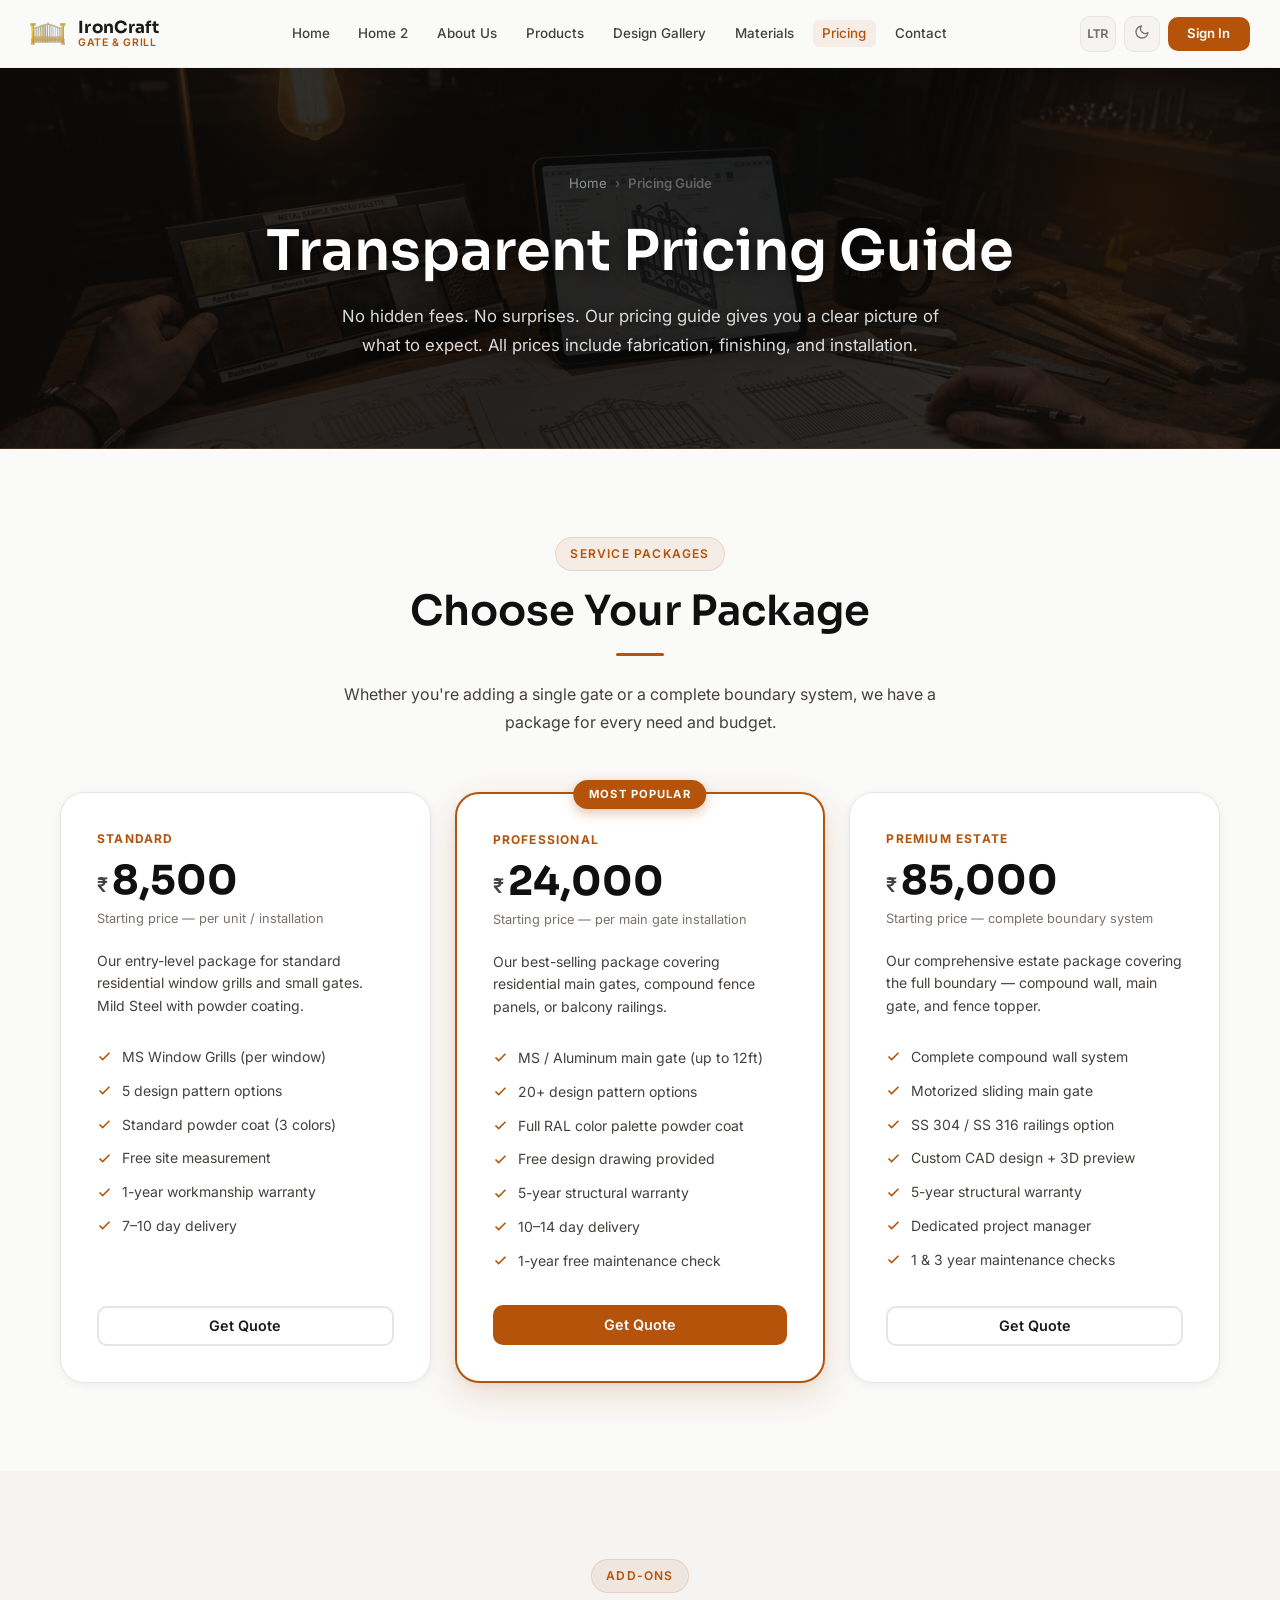
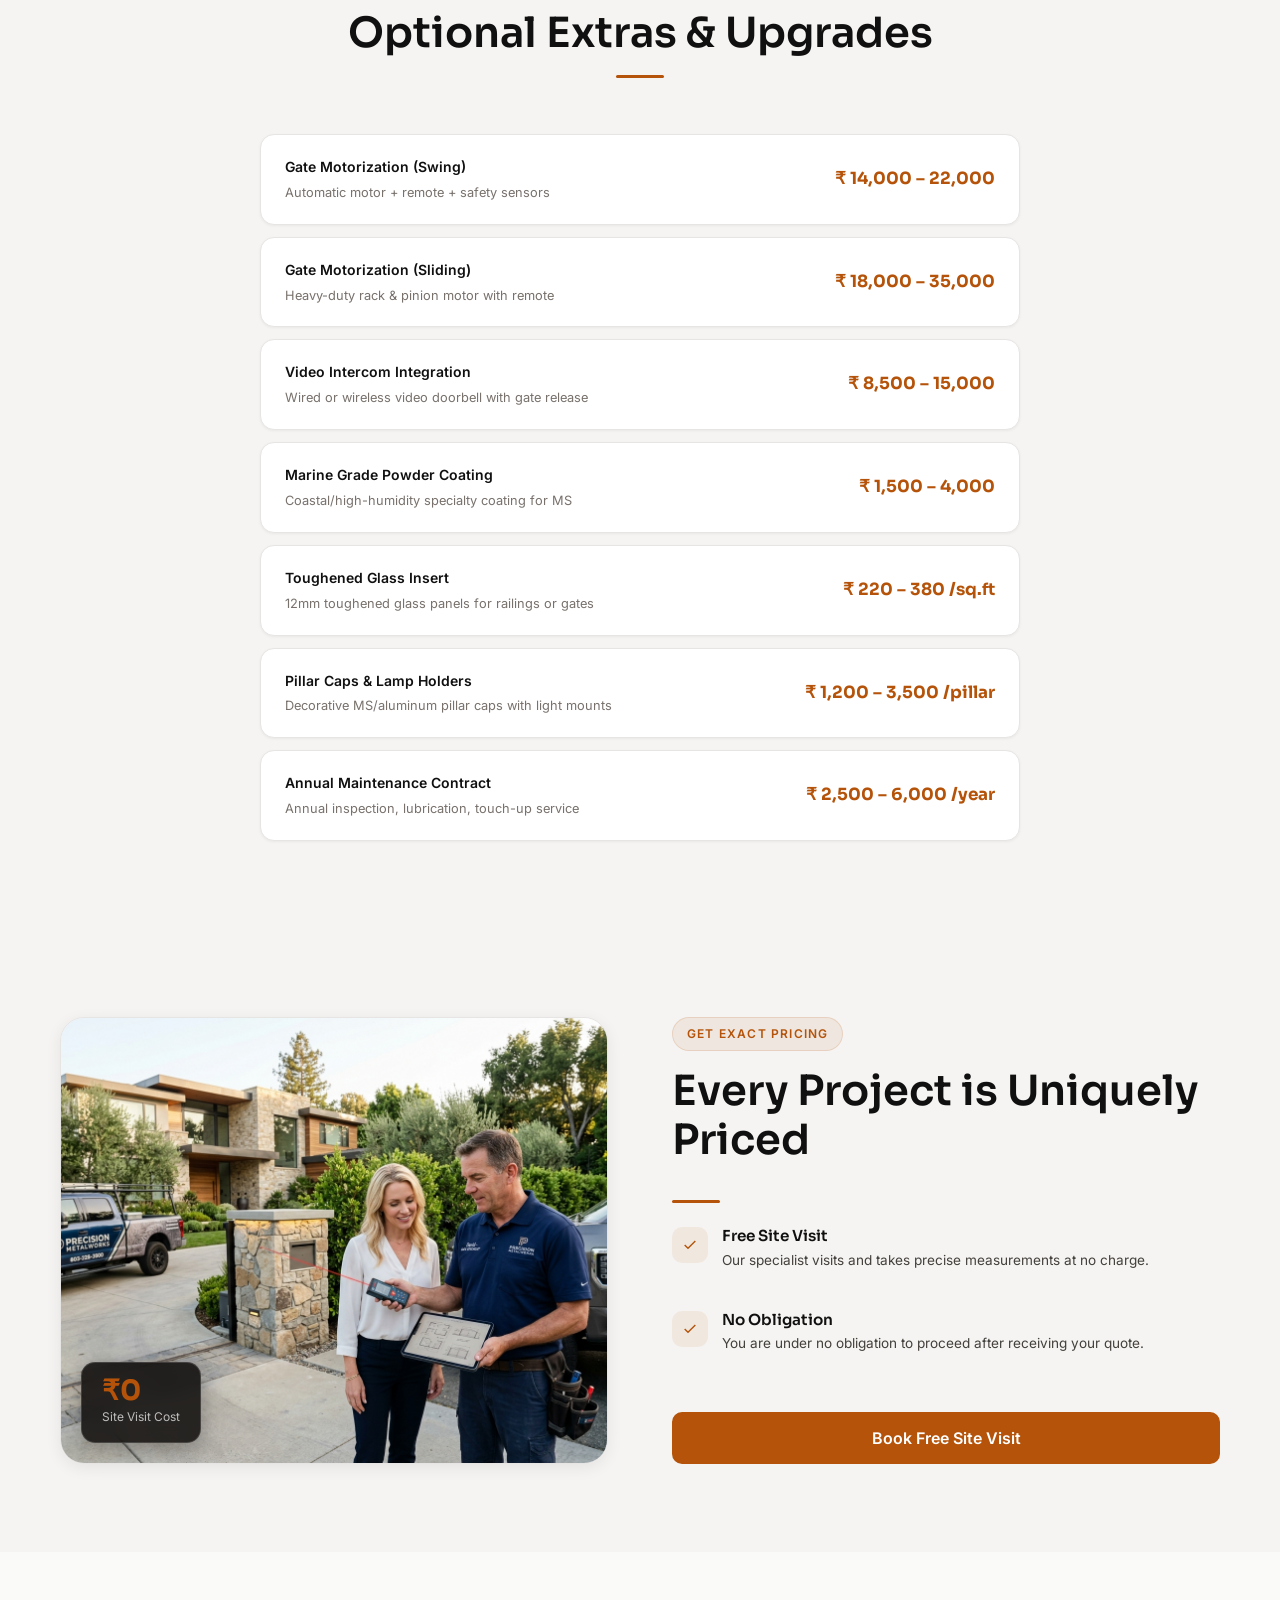
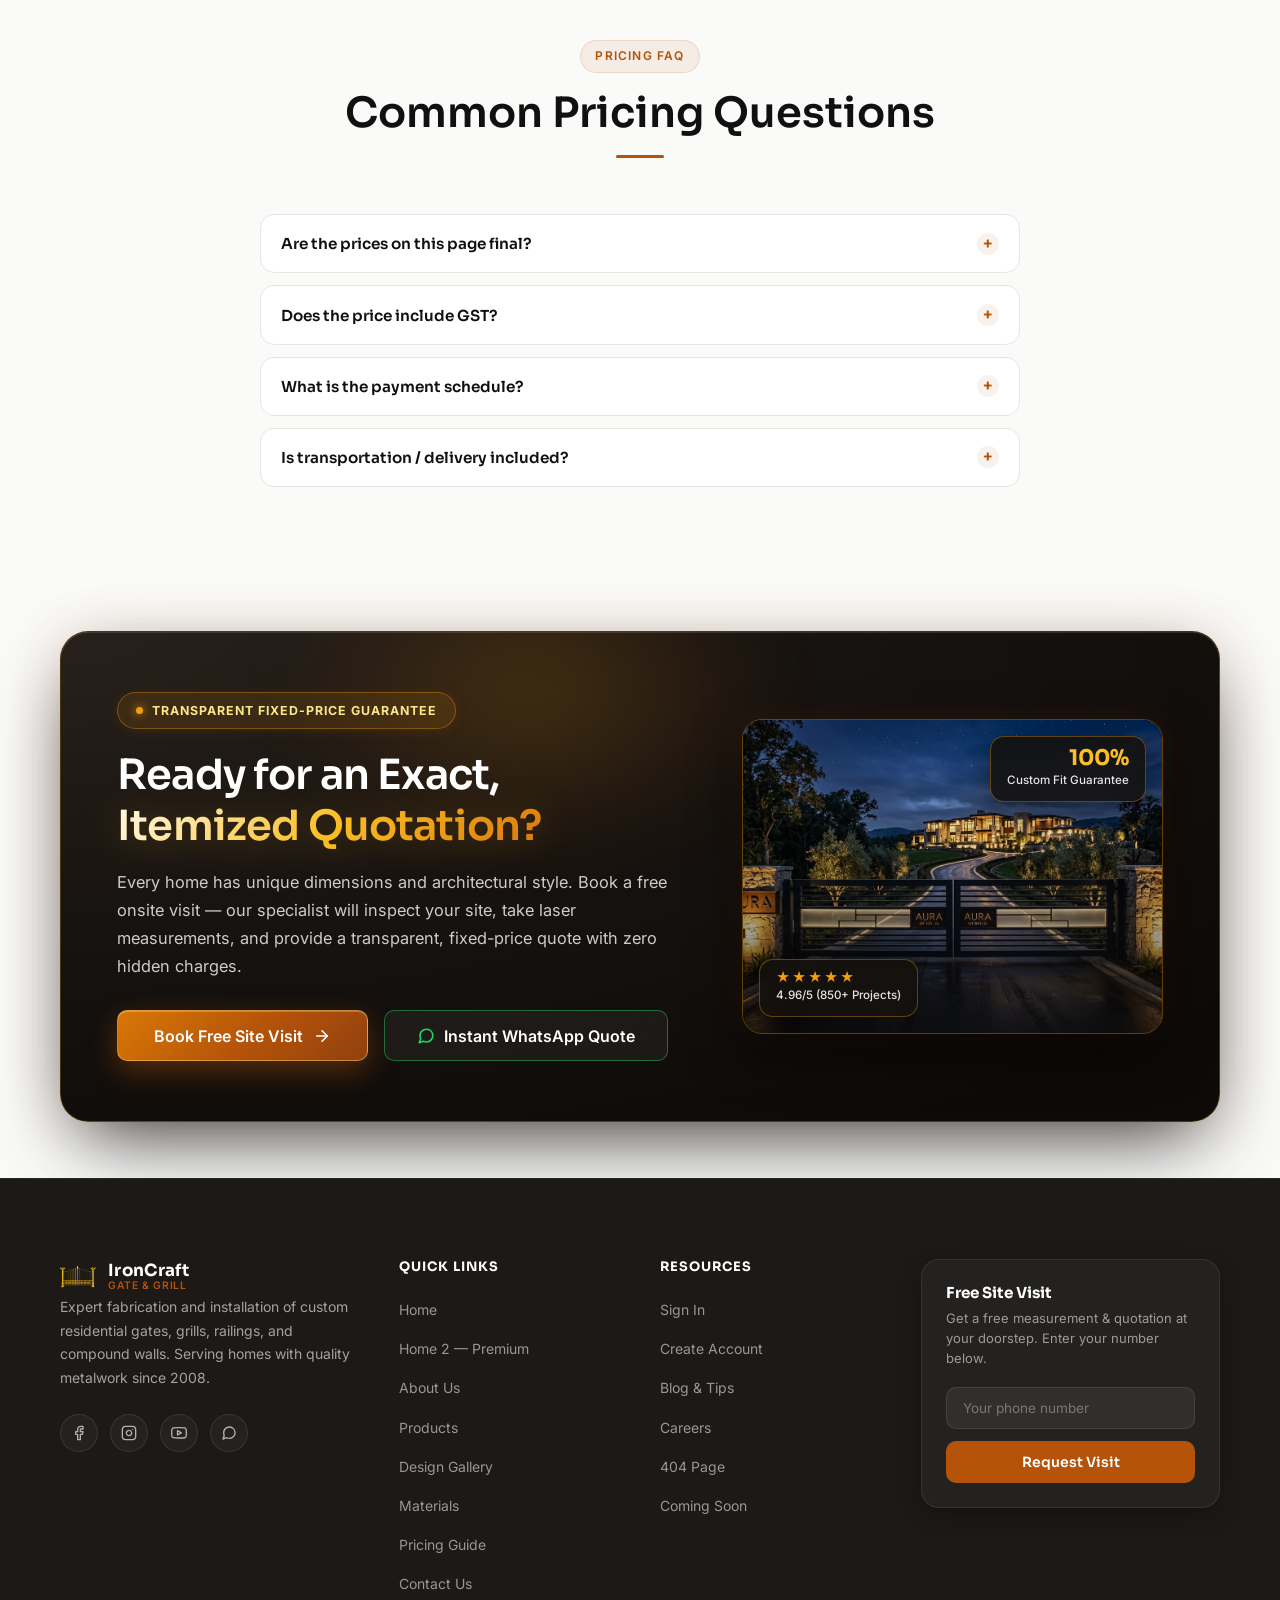
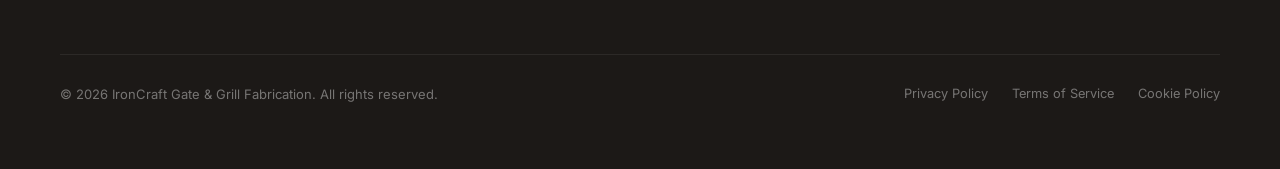
<file: pricing.html>
<!DOCTYPE html>
<html lang="en" id="root-html">
<head>
    <meta charset="UTF-8">
    <meta name="viewport" content="width=device-width, initial-scale=1.0">
    <meta name="description" content="IronCraft Pricing Guide — Transparent, honest pricing for MS gates, SS railings, aluminum grills, window guards, and compound walls. No hidden costs.">
    <title>Pricing Guide — IronCraft Gate & Grill Fabrication</title>
    <link rel="icon" type="image/svg+xml" href="favicon.svg">
    <link rel="stylesheet" href="style.css">
    <style>
        .page-hero { 
            background: linear-gradient(135deg, rgba(14, 11, 9, 0.84) 0%, rgba(10, 8, 7, 0.88) 50%, rgba(18, 14, 11, 0.82) 100%), url('assets/images/pricing-hero-bg.jpg') center/cover no-repeat; 
            padding: 6.5rem 0 5.5rem; 
            position: relative; 
            overflow: hidden; 
            text-align: center; 
            border-bottom: 1px solid rgba(245, 158, 11, 0.15); 
        }
        .page-hero .container { position: relative; z-index: 1; }
        .page-hero h1 { color: #fff; margin-bottom: 1rem; text-align: center; text-shadow: 0 2px 14px rgba(0,0,0,0.6); }
        .page-hero p { color: rgba(255,255,255,0.85); max-width: 620px; font-size: 1.05rem; margin: 0 auto; text-align: center; text-shadow: 0 1px 8px rgba(0,0,0,0.5); }
        .breadcrumb { display:flex; align-items:center; justify-content:center; gap:0.5rem; margin-bottom:1.5rem; font-size:0.825rem; }
        .breadcrumb a { color:rgba(255,255,255,0.5); transition:color 0.2s; }
        .breadcrumb a:hover { color:var(--primary); }
        .breadcrumb span { color:rgba(255,255,255,0.3); }
        .breadcrumb-current { color:var(--primary); font-weight:600; }
        .price-note { background:var(--primary-subtle); border:1px solid rgba(180,83,9,0.2); border-radius:var(--radius-lg); padding:1.25rem 1.5rem; display:flex; align-items:flex-start; gap:1rem; margin-bottom:2rem; }
        .price-note-icon { color:var(--primary); flex-shrink:0; margin-top:2px; }
        .price-note p { font-size:0.875rem; margin-bottom:0; color:var(--text-body); }
        .price-note strong { color:var(--primary); }
        .price-range-card { background:var(--bg-card); border:1px solid var(--border-default); border-radius:var(--radius-xl); padding:1.75rem; display:flex; align-items:flex-start; gap:1.5rem; box-shadow:var(--shadow-card); transition:var(--transition-smooth); }
        .price-range-card:hover { transform:translateY(-3px); box-shadow:var(--shadow-card-hover); border-color:transparent; }
        .price-range-icon { width:52px; height:52px; background:var(--primary-subtle); border-radius:var(--radius-lg); display:flex; align-items:center; justify-content:center; color:var(--primary); flex-shrink:0; }
        .price-range-icon svg { width:24px; height:24px; }
        .price-range-label { font-size:0.75rem; font-weight:700; text-transform:uppercase; letter-spacing:0.08em; color:var(--text-muted); margin-bottom:0.25rem; }
        .price-range-title { font-size:1rem; font-weight:600; color:var(--text-heading); margin-bottom:0.375rem; }
        .price-range-value { font-family:'Sora',sans-serif; font-size:1.5rem; font-weight:700; color:var(--primary); line-height:1; }
        .addon-card { 
            background: var(--bg-card); 
            border: 1px solid var(--border-default); 
            border-radius: var(--radius-lg); 
            padding: 1.25rem 1.5rem; 
            display: flex; 
            align-items: center; 
            justify-content: space-between; 
            gap: 1.25rem; 
            transition: var(--transition-fast); 
            box-shadow: var(--shadow-sm);
        }
        .addon-card:hover { 
            border-color: rgba(180,83,9,0.3); 
            background: var(--primary-subtle); 
            transform: translateY(-2px);
            box-shadow: var(--shadow-card);
        }
        .addon-price { 
            font-family: 'Sora', sans-serif; 
            font-weight: 700; 
            color: var(--primary); 
            font-size: 1.05rem; 
            white-space: nowrap; 
            flex-shrink: 0;
        }

        @media (max-width: 640px) {
            .addon-card {
                flex-direction: column;
                align-items: flex-start;
                gap: 0.65rem;
                padding: 1.15rem 1.25rem;
            }
            .addon-price {
                font-size: 0.95rem;
                color: var(--primary);
                background: rgba(180, 83, 9, 0.12);
                border: 1px solid rgba(180, 83, 9, 0.22);
                padding: 0.25rem 0.65rem;
                border-radius: var(--radius-md);
            }
        }
    </style>
</head>
<body>

<div id="main-nav"></div>

<!-- PAGE HERO -->
<div class="page-hero">
    <div class="container">
        <div class="breadcrumb">
            <a href="index.html">Home</a>
            <span>&rsaquo;</span>
            <span class="breadcrumb-current">Pricing Guide</span>
        </div>
        <h1>Transparent Pricing Guide</h1>
        <p>No hidden fees. No surprises. Our pricing guide gives you a clear picture of what to expect. All prices include fabrication, finishing, and installation.</p>
    </div>
</div>

<!-- PACKAGES -->
<section class="section">
    <div class="container">
        <div class="section-header reveal">
            <span class="section-tag">Service Packages</span>
            <h2>Choose Your Package</h2>
            <span class="accent-line"></span>
            <p>Whether you're adding a single gate or a complete boundary system, we have a package for every need and budget.</p>
        </div>
        <div class="pricing-grid reveal">
            <!-- STANDARD -->
            <div class="pricing-card">
                <div class="pricing-plan">Standard</div>
                <div class="pricing-price">
                    <span class="currency">₹</span>
                    <span class="amount">8,500</span>
                </div>
                <div class="pricing-period">Starting price — per unit / installation</div>
                <p class="pricing-desc">Our entry-level package for standard residential window grills and small gates. Mild Steel with powder coating.</p>
                <div class="pricing-features">
                    <div class="pricing-feature">
                        <svg viewBox="0 0 24 24" fill="none" stroke="currentColor" stroke-width="2.5"><polyline points="20 6 9 17 4 12"/></svg>
                        <span>MS Window Grills (per window)</span>
                    </div>
                    <div class="pricing-feature">
                        <svg viewBox="0 0 24 24" fill="none" stroke="currentColor" stroke-width="2.5"><polyline points="20 6 9 17 4 12"/></svg>
                        <span>5 design pattern options</span>
                    </div>
                    <div class="pricing-feature">
                        <svg viewBox="0 0 24 24" fill="none" stroke="currentColor" stroke-width="2.5"><polyline points="20 6 9 17 4 12"/></svg>
                        <span>Standard powder coat (3 colors)</span>
                    </div>
                    <div class="pricing-feature">
                        <svg viewBox="0 0 24 24" fill="none" stroke="currentColor" stroke-width="2.5"><polyline points="20 6 9 17 4 12"/></svg>
                        <span>Free site measurement</span>
                    </div>
                    <div class="pricing-feature">
                        <svg viewBox="0 0 24 24" fill="none" stroke="currentColor" stroke-width="2.5"><polyline points="20 6 9 17 4 12"/></svg>
                        <span>1-year workmanship warranty</span>
                    </div>
                    <div class="pricing-feature">
                        <svg viewBox="0 0 24 24" fill="none" stroke="currentColor" stroke-width="2.5"><polyline points="20 6 9 17 4 12"/></svg>
                        <span>7–10 day delivery</span>
                    </div>
                </div>
                <a href="contact.html" class="btn btn-secondary w-full">Get Quote</a>
            </div>

            <!-- PROFESSIONAL (POPULAR) -->
            <div class="pricing-card popular">
                <div class="pricing-popular-badge">Most Popular</div>
                <div class="pricing-plan">Professional</div>
                <div class="pricing-price">
                    <span class="currency">₹</span>
                    <span class="amount">24,000</span>
                </div>
                <div class="pricing-period">Starting price — per main gate installation</div>
                <p class="pricing-desc">Our best-selling package covering residential main gates, compound fence panels, or balcony railings.</p>
                <div class="pricing-features">
                    <div class="pricing-feature">
                        <svg viewBox="0 0 24 24" fill="none" stroke="currentColor" stroke-width="2.5"><polyline points="20 6 9 17 4 12"/></svg>
                        <span>MS / Aluminum main gate (up to 12ft)</span>
                    </div>
                    <div class="pricing-feature">
                        <svg viewBox="0 0 24 24" fill="none" stroke="currentColor" stroke-width="2.5"><polyline points="20 6 9 17 4 12"/></svg>
                        <span>20+ design pattern options</span>
                    </div>
                    <div class="pricing-feature">
                        <svg viewBox="0 0 24 24" fill="none" stroke="currentColor" stroke-width="2.5"><polyline points="20 6 9 17 4 12"/></svg>
                        <span>Full RAL color palette powder coat</span>
                    </div>
                    <div class="pricing-feature">
                        <svg viewBox="0 0 24 24" fill="none" stroke="currentColor" stroke-width="2.5"><polyline points="20 6 9 17 4 12"/></svg>
                        <span>Free design drawing provided</span>
                    </div>
                    <div class="pricing-feature">
                        <svg viewBox="0 0 24 24" fill="none" stroke="currentColor" stroke-width="2.5"><polyline points="20 6 9 17 4 12"/></svg>
                        <span>5-year structural warranty</span>
                    </div>
                    <div class="pricing-feature">
                        <svg viewBox="0 0 24 24" fill="none" stroke="currentColor" stroke-width="2.5"><polyline points="20 6 9 17 4 12"/></svg>
                        <span>10–14 day delivery</span>
                    </div>
                    <div class="pricing-feature">
                        <svg viewBox="0 0 24 24" fill="none" stroke="currentColor" stroke-width="2.5"><polyline points="20 6 9 17 4 12"/></svg>
                        <span>1-year free maintenance check</span>
                    </div>
                </div>
                <a href="contact.html" class="btn btn-primary w-full">Get Quote</a>
            </div>

            <!-- PREMIUM -->
            <div class="pricing-card">
                <div class="pricing-plan">Premium Estate</div>
                <div class="pricing-price">
                    <span class="currency">₹</span>
                    <span class="amount">85,000</span>
                </div>
                <div class="pricing-period">Starting price — complete boundary system</div>
                <p class="pricing-desc">Our comprehensive estate package covering the full boundary — compound wall, main gate, and fence topper.</p>
                <div class="pricing-features">
                    <div class="pricing-feature">
                        <svg viewBox="0 0 24 24" fill="none" stroke="currentColor" stroke-width="2.5"><polyline points="20 6 9 17 4 12"/></svg>
                        <span>Complete compound wall system</span>
                    </div>
                    <div class="pricing-feature">
                        <svg viewBox="0 0 24 24" fill="none" stroke="currentColor" stroke-width="2.5"><polyline points="20 6 9 17 4 12"/></svg>
                        <span>Motorized sliding main gate</span>
                    </div>
                    <div class="pricing-feature">
                        <svg viewBox="0 0 24 24" fill="none" stroke="currentColor" stroke-width="2.5"><polyline points="20 6 9 17 4 12"/></svg>
                        <span>SS 304 / SS 316 railings option</span>
                    </div>
                    <div class="pricing-feature">
                        <svg viewBox="0 0 24 24" fill="none" stroke="currentColor" stroke-width="2.5"><polyline points="20 6 9 17 4 12"/></svg>
                        <span>Custom CAD design + 3D preview</span>
                    </div>
                    <div class="pricing-feature">
                        <svg viewBox="0 0 24 24" fill="none" stroke="currentColor" stroke-width="2.5"><polyline points="20 6 9 17 4 12"/></svg>
                        <span>5-year structural warranty</span>
                    </div>
                    <div class="pricing-feature">
                        <svg viewBox="0 0 24 24" fill="none" stroke="currentColor" stroke-width="2.5"><polyline points="20 6 9 17 4 12"/></svg>
                        <span>Dedicated project manager</span>
                    </div>
                    <div class="pricing-feature">
                        <svg viewBox="0 0 24 24" fill="none" stroke="currentColor" stroke-width="2.5"><polyline points="20 6 9 17 4 12"/></svg>
                        <span>1 &amp; 3 year maintenance checks</span>
                    </div>
                </div>
                <a href="contact.html" class="btn btn-secondary w-full">Get Quote</a>
            </div>
        </div>
    </div>
</section>

<!-- ADD-ONS -->
<section class="section bg-surface">
    <div class="container">
        <div class="section-header reveal">
            <span class="section-tag">Add-Ons</span>
            <h2>Optional Extras & Upgrades</h2>
            <span class="accent-line"></span>
        </div>
        <div style="display:flex;flex-direction:column;gap:0.75rem;max-width:760px;margin:0 auto;" class="reveal">
            <div class="addon-card">
                <div>
                    <div style="font-size:0.875rem;font-weight:600;color:var(--text-heading);margin-bottom:0.2rem;">Gate Motorization (Swing)</div>
                    <div style="font-size:0.8rem;color:var(--text-muted);">Automatic motor + remote + safety sensors</div>
                </div>
                <div class="addon-price">₹ 14,000 – 22,000</div>
            </div>
            <div class="addon-card">
                <div>
                    <div style="font-size:0.875rem;font-weight:600;color:var(--text-heading);margin-bottom:0.2rem;">Gate Motorization (Sliding)</div>
                    <div style="font-size:0.8rem;color:var(--text-muted);">Heavy-duty rack & pinion motor with remote</div>
                </div>
                <div class="addon-price">₹ 18,000 – 35,000</div>
            </div>
            <div class="addon-card">
                <div>
                    <div style="font-size:0.875rem;font-weight:600;color:var(--text-heading);margin-bottom:0.2rem;">Video Intercom Integration</div>
                    <div style="font-size:0.8rem;color:var(--text-muted);">Wired or wireless video doorbell with gate release</div>
                </div>
                <div class="addon-price">₹ 8,500 – 15,000</div>
            </div>
            <div class="addon-card">
                <div>
                    <div style="font-size:0.875rem;font-weight:600;color:var(--text-heading);margin-bottom:0.2rem;">Marine Grade Powder Coating</div>
                    <div style="font-size:0.8rem;color:var(--text-muted);">Coastal/high-humidity specialty coating for MS</div>
                </div>
                <div class="addon-price">₹ 1,500 – 4,000</div>
            </div>
            <div class="addon-card">
                <div>
                    <div style="font-size:0.875rem;font-weight:600;color:var(--text-heading);margin-bottom:0.2rem;">Toughened Glass Insert</div>
                    <div style="font-size:0.8rem;color:var(--text-muted);">12mm toughened glass panels for railings or gates</div>
                </div>
                <div class="addon-price">₹ 220 – 380 /sq.ft</div>
            </div>
            <div class="addon-card">
                <div>
                    <div style="font-size:0.875rem;font-weight:600;color:var(--text-heading);margin-bottom:0.2rem;">Pillar Caps & Lamp Holders</div>
                    <div style="font-size:0.8rem;color:var(--text-muted);">Decorative MS/aluminum pillar caps with light mounts</div>
                </div>
                <div class="addon-price">₹ 1,200 – 3,500 /pillar</div>
            </div>
            <div class="addon-card">
                <div>
                    <div style="font-size:0.875rem;font-weight:600;color:var(--text-heading);margin-bottom:0.2rem;">Annual Maintenance Contract</div>
                    <div style="font-size:0.8rem;color:var(--text-muted);">Annual inspection, lubrication, touch-up service</div>
                </div>
                <div class="addon-price">₹ 2,500 – 6,000 /year</div>
            </div>
        </div>
    </div>
</section>

<!-- CONSULTATION SPLIT -->
<section class="section bg-surface">
    <div class="container">
        <div class="split-section reveal">
            <div class="split-img">
                <img src="assets/images/pricing-site-consultation.jpg" alt="Free on-site gate and grill fabrication consultation and laser measurement" loading="lazy">
                <div class="split-img-badge">
                    <div class="num">₹0</div>
                    <div class="label">Site Visit Cost</div>
                </div>
            </div>
            <div class="split-content">
                <span class="section-tag">Get Exact Pricing</span>
                <h2>Every Project is Uniquely Priced</h2>
                <span class="accent-line"></span>
                <div class="feature-list" style="margin-bottom:2rem;">
                    <div class="feature-item">
                        <div class="feature-icon"><svg viewBox="0 0 24 24" fill="none" stroke="currentColor" stroke-width="2"><polyline points="20 6 9 17 4 12"/></svg></div>
                        <div class="feature-text"><h4>Free Site Visit</h4><p>Our specialist visits and takes precise measurements at no charge.</p></div>
                    </div>
                    <div class="feature-item">
                        <div class="feature-icon"><svg viewBox="0 0 24 24" fill="none" stroke="currentColor" stroke-width="2"><polyline points="20 6 9 17 4 12"/></svg></div>
                        <div class="feature-text"><h4>No Obligation</h4><p>You are under no obligation to proceed after receiving your quote.</p></div>
                    </div>
                </div>
                <a href="contact.html" class="btn btn-primary btn-xl">Book Free Site Visit</a>
            </div>
        </div>
    </div>
</section>

<!-- FAQ -->
<section class="section">
    <div class="container">
        <div class="section-header reveal">
            <span class="section-tag">Pricing FAQ</span>
            <h2>Common Pricing Questions</h2>
            <span class="accent-line"></span>
        </div>
        <div class="faq-list reveal">
            <div class="faq-item">
                <button class="faq-question" onclick="toggleFAQ(this)">
                    <span>Are the prices on this page final?</span>
                    <span class="faq-icon">+</span>
                </button>
                <div class="faq-answer"><p>No — these are indicative ranges. Your final quote depends on exact dimensions, design complexity, material grade, and site conditions. We provide a free, detailed quote after our site visit.</p></div>
            </div>
            <div class="faq-item">
                <button class="faq-question" onclick="toggleFAQ(this)">
                    <span>Does the price include GST?</span>
                    <span class="faq-icon">+</span>
                </button>
                <div class="faq-answer"><p>All prices shown are exclusive of GST. Applicable GST rates are 18% on fabrication services. Your itemized quotation will clearly show the pre-GST and post-GST totals.</p></div>
            </div>
            <div class="faq-item">
                <button class="faq-question" onclick="toggleFAQ(this)">
                    <span>What is the payment schedule?</span>
                    <span class="faq-icon">+</span>
                </button>
                <div class="faq-answer"><p>Our standard payment schedule: 40% advance on order confirmation, 40% before installation begins, and 20% upon satisfactory completion. We accept cash, UPI, NEFT/RTGS, and cheques.</p></div>
            </div>
            <div class="faq-item">
                <button class="faq-question" onclick="toggleFAQ(this)">
                    <span>Is transportation / delivery included?</span>
                    <span class="faq-icon">+</span>
                </button>
                <div class="faq-answer"><p>Yes — for projects within 60km of our workshop, transportation is included in the quoted price. For projects beyond 60km, a transportation surcharge may apply and will be clearly stated in your quotation.</p></div>
            </div>
        </div>
    </div>
</section>

<!-- CTA WITH IMAGE -->
<section class="section-sm">
    <div class="container">
        <div class="cta-image-card reveal">
            <div class="cta-image-grid">
                <!-- Content Column -->
                <div class="cta-image-content">
                    <div class="cta-badge">
                        <span class="cta-badge-pulse"></span>
                        <span>Transparent Fixed-Price Guarantee</span>
                    </div>

                    <h2 class="cta-image-title">
                        Ready for an Exact, <span class="cta-gradient-text">Itemized Quotation?</span>
                    </h2>

                    <p class="cta-image-desc">
                        Every home has unique dimensions and architectural style. Book a free onsite visit — our specialist will inspect your site, take laser measurements, and provide a transparent, fixed-price quote with zero hidden charges.
                    </p>

                    <div class="cta-image-actions" style="margin-bottom:0;">
                        <a href="contact.html" class="btn btn-primary btn-xl cta-btn-primary">
                            <span>Book Free Site Visit</span>
                            <svg width="18" height="18" viewBox="0 0 24 24" fill="none" stroke="currentColor" stroke-width="2.2" stroke-linecap="round" stroke-linejoin="round">
                                <line x1="5" y1="12" x2="19" y2="12"></line>
                                <polyline points="12 5 19 12 12 19"></polyline>
                            </svg>
                        </a>
                        <a href="https://wa.me/919840000000" target="_blank" rel="noopener" class="btn btn-outline-white btn-xl cta-btn-secondary" style="border-color: rgba(37, 211, 102, 0.45); color: #fff;">
                            <svg width="18" height="18" viewBox="0 0 24 24" fill="none" stroke="#25D366" stroke-width="2.2" stroke-linecap="round" stroke-linejoin="round">
                                <path d="M21 11.5a8.38 8.38 0 0 1-.9 3.8 8.5 8.5 0 0 1-7.6 4.7 8.38 8.38 0 0 1-3.8-.9L3 21l1.9-5.7a8.38 8.38 0 0 1-.9-3.8 8.5 8.5 0 0 1 4.7-7.6 8.38 8.38 0 0 1 3.8-.9h.5a8.48 8.48 0 0 1 8 8v.5z"></path>
                            </svg>
                            <span>Instant WhatsApp Quote</span>
                        </a>
                    </div>
                </div>

                <!-- Image Column with Floating Badges -->
                <div class="cta-image-visual">
                    <div class="cta-img-wrapper">
                        <img src="assets/images/hero-premium.jpg" alt="Luxury custom architectural gate installation" loading="lazy" class="cta-img">
                        <div class="cta-img-overlay"></div>
                        
                        <!-- Floating Glass Badges -->
                        <div class="cta-floating-badge badge-top">
                            <div class="cta-badge-num">100%</div>
                            <div class="cta-badge-txt">Custom Fit Guarantee</div>
                        </div>

                        <div class="cta-floating-badge badge-bottom">
                            <div class="cta-rating-stars">★★★★★</div>
                            <div class="cta-badge-txt">4.96/5 (850+ Projects)</div>
                        </div>
                    </div>
                </div>
            </div>
        </div>
    </div>
</section>

<div id="main-footer"></div>
<script src="components.js"></script>
</body>
</html>
</file>
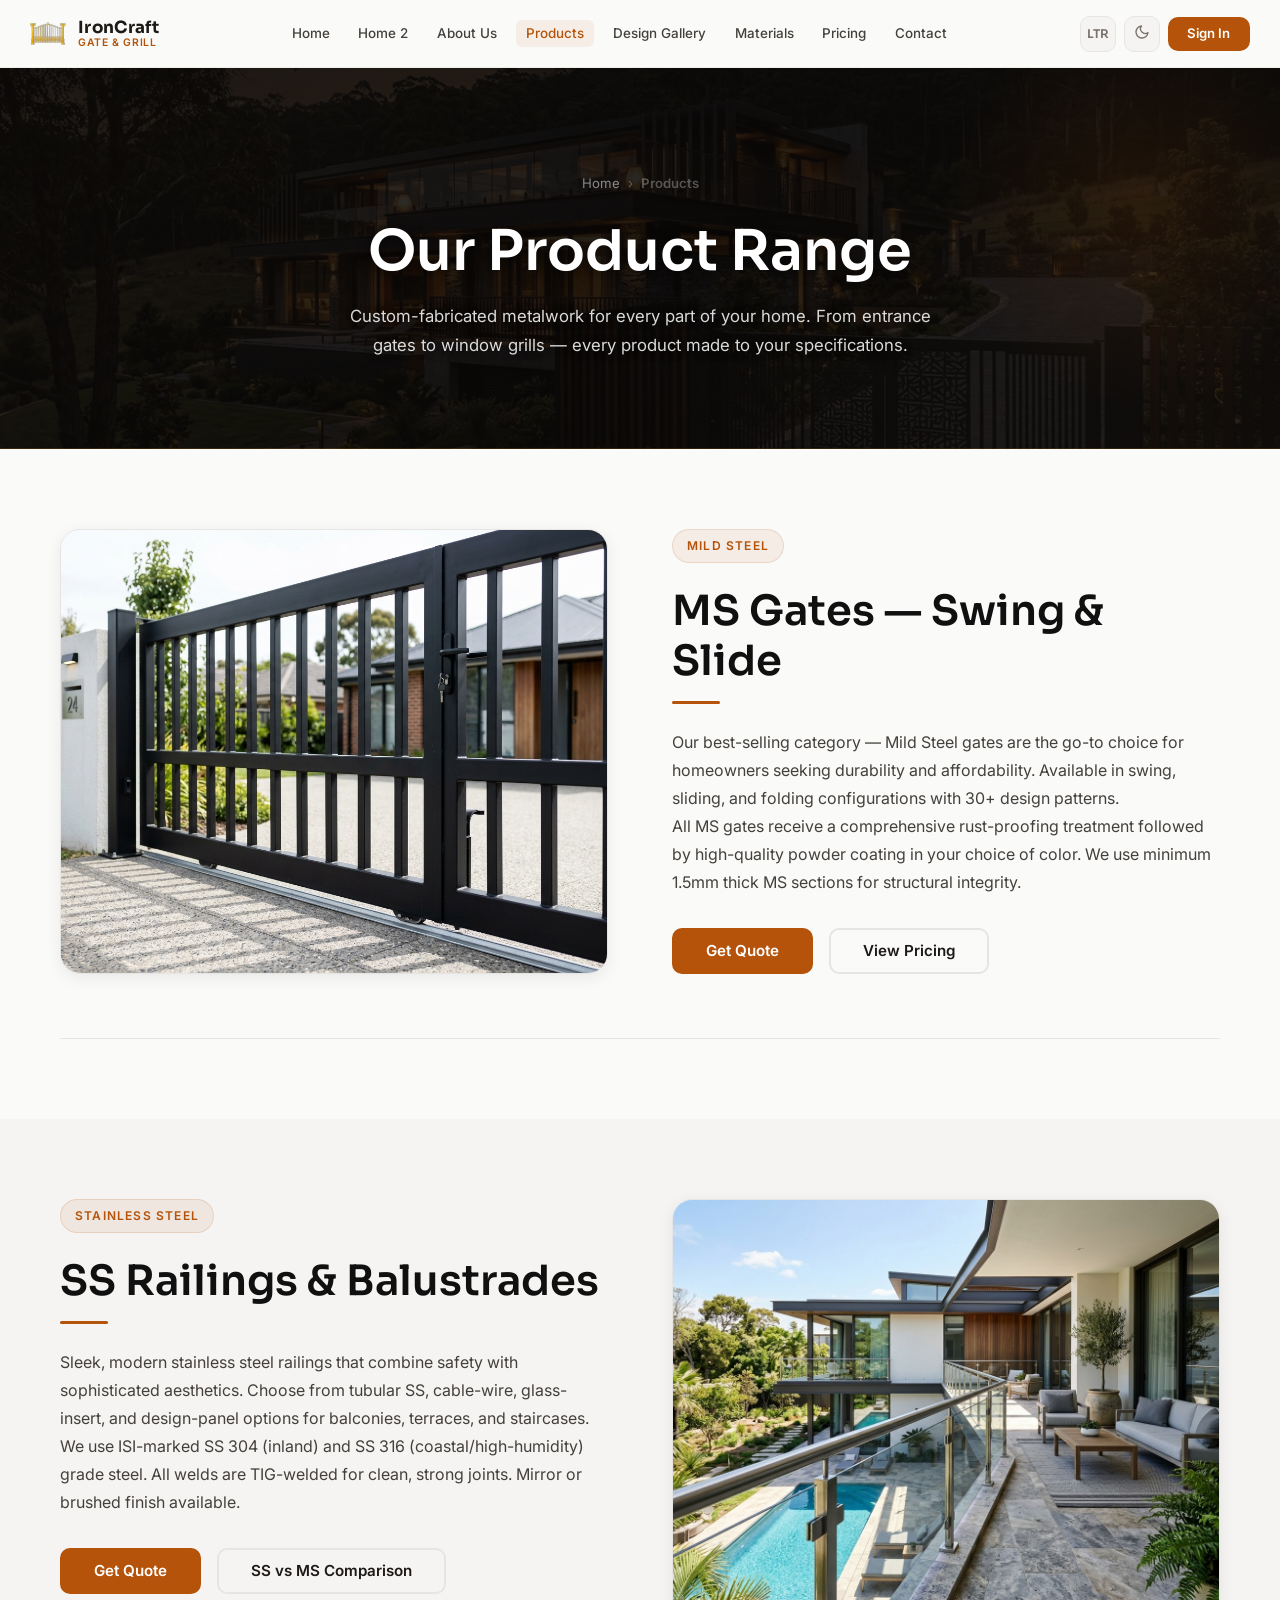
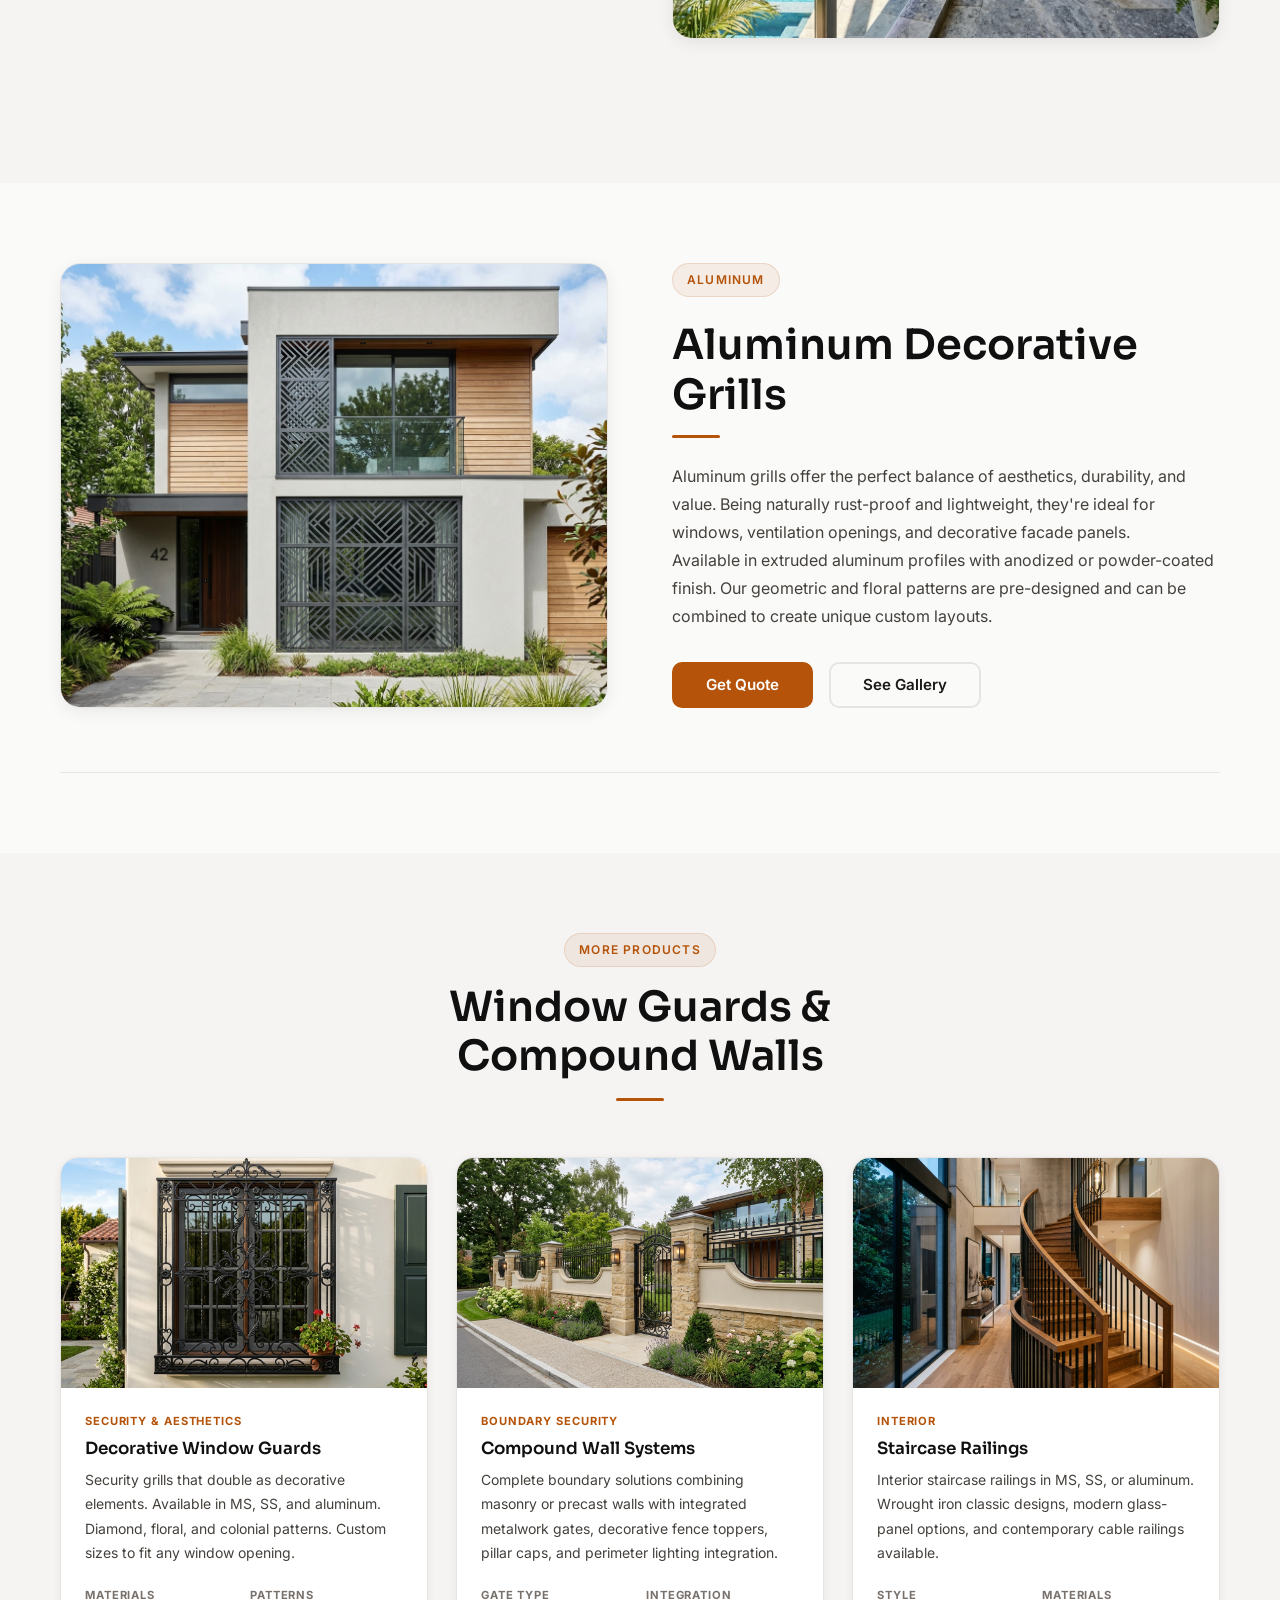
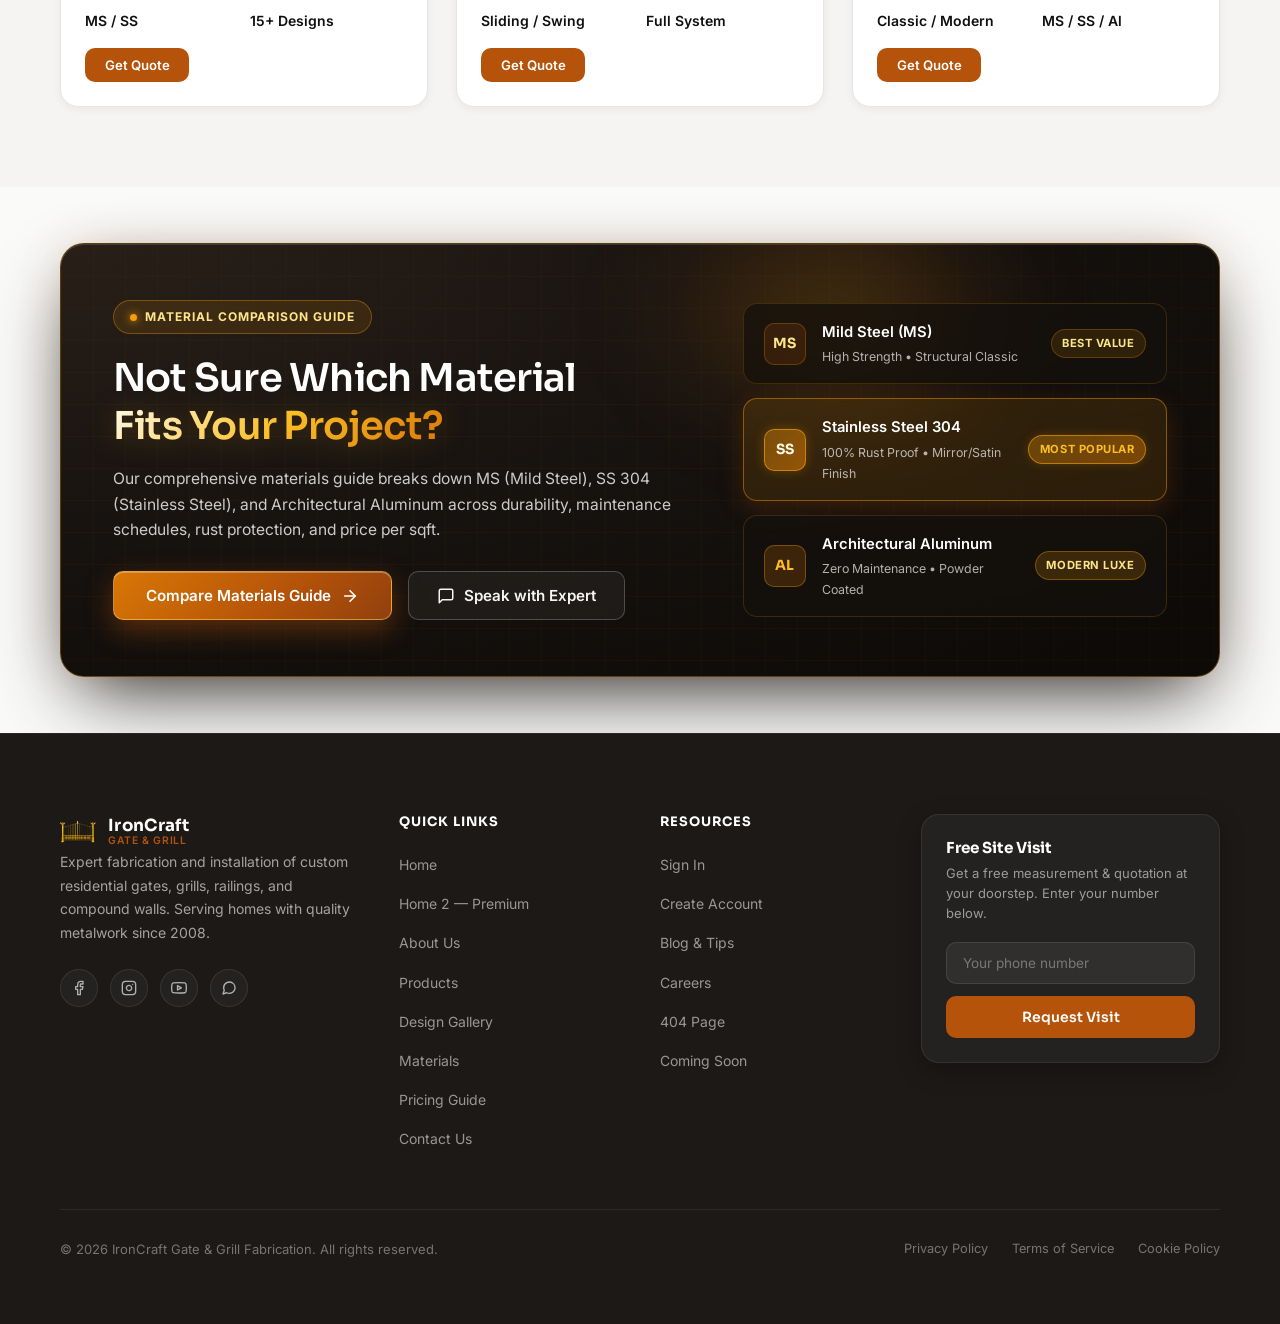
<file: products.html>
<!DOCTYPE html>
<html lang="en" id="root-html">
<head>
    <meta charset="UTF-8">
    <meta name="viewport" content="width=device-width, initial-scale=1.0">
    <meta name="description" content="IronCraft Products — Browse our full range of custom MS gates, SS railings, aluminum grills, window guards, and compound walls. Premium fabrication for every home.">
    <title>Products — IronCraft Gate & Grill Fabrication</title>
    <link rel="icon" type="image/svg+xml" href="favicon.svg">
    <link rel="stylesheet" href="style.css">
    <style>
        .page-hero { 
            background: linear-gradient(135deg, rgba(14, 11, 9, 0.84) 0%, rgba(10, 8, 7, 0.88) 50%, rgba(18, 14, 11, 0.82) 100%), url('assets/images/products-hero-bg.jpg') center/cover no-repeat; 
            padding: 6.5rem 0 5.5rem; 
            position: relative; 
            overflow: hidden; 
            text-align: center; 
            border-bottom: 1px solid rgba(245, 158, 11, 0.15); 
        }
        .page-hero .container { position: relative; z-index: 1; }
        .page-hero h1 { color: #fff; margin-bottom: 1rem; text-align: center; text-shadow: 0 2px 14px rgba(0,0,0,0.6); }
        .page-hero p { color: rgba(255,255,255,0.85); max-width: 620px; font-size: 1.05rem; margin: 0 auto; text-align: center; text-shadow: 0 1px 8px rgba(0,0,0,0.5); }
        .breadcrumb { display:flex; align-items:center; justify-content:center; gap:0.5rem; margin-bottom:1.5rem; font-size:0.825rem; }
        .breadcrumb a { color:rgba(255,255,255,0.5); transition:color 0.2s; }
        .breadcrumb a:hover { color:var(--primary); }
        .breadcrumb span { color:rgba(255,255,255,0.3); }
        .breadcrumb-current { color:var(--primary); font-weight:600; }
        .product-detail-section { padding:5rem 0; }
        .product-detail-grid { 
            display: grid; 
            grid-template-columns: 1fr 1fr; 
            gap: 4rem; 
            align-items: stretch; 
            margin-bottom: 4rem; 
        }
        .product-detail-grid.reverse { direction: rtl; }
        .product-detail-grid.reverse > * { direction: ltr; }
        .product-detail-img { 
            border-radius: 1.25rem; 
            overflow: hidden; 
            height: 100%; 
            min-height: 440px; 
            display: flex;
            box-shadow: var(--shadow-md); 
            border: 1px solid var(--border-default);
        }
        .product-detail-img img { 
            width: 100%; 
            height: 100%; 
            object-fit: cover; 
            display: block;
            transition: transform 0.6s cubic-bezier(0.4, 0, 0.2, 1);
        }
        .product-detail-grid:hover .product-detail-img img {
            transform: scale(1.03);
        }
        @media (max-width: 900px) { 
            .product-detail-grid { 
                grid-template-columns: 1fr; 
                gap: 2rem; 
                margin-bottom: 2.5rem;
            } 
            .product-detail-grid.reverse { direction: ltr; } 
            .product-detail-img {
                min-height: unset;
                aspect-ratio: 16 / 10;
                max-height: 340px;
            }
        }
        .product-specs { display:grid; grid-template-columns:1fr 1fr; gap:0.75rem; margin:1.25rem 0 1.75rem; }
        .product-spec-label { font-size:0.7rem; font-weight:700; text-transform:uppercase; letter-spacing:0.08em; color:var(--text-muted); margin-bottom:0.25rem; }
        .product-spec-val { font-size:0.875rem; font-weight:600; color:var(--text-heading); }
        .product-anchor-section { position:relative; overflow:visible; }
        .divider-line { border:none; border-top:1px solid var(--border-default); margin:0; }
        /* Product Page Material Comparison CTA Card */
        .product-cta-card {
            background: radial-gradient(130% 130% at 0% 0%, #291F18 0%, #171310 50%, #0D0A08 100%);
            border: 1px solid rgba(245, 158, 11, 0.32);
            border-radius: 24px;
            padding: 3.5rem 3.25rem;
            position: relative;
            overflow: hidden;
            isolation: isolate;
            box-shadow: 0 30px 80px -20px rgba(0, 0, 0, 0.85), 0 0 50px -10px rgba(180, 83, 9, 0.22), inset 0 1px 0 rgba(255, 255, 255, 0.12);
            transition: border-color 0.3s ease, box-shadow 0.3s ease;
        }
        .product-cta-card:hover {
            border-color: rgba(245, 158, 11, 0.48);
            box-shadow: 0 35px 90px -20px rgba(0, 0, 0, 0.92), 0 0 65px -8px rgba(180, 83, 9, 0.32), inset 0 1px 0 rgba(255, 255, 255, 0.18);
        }
        .product-cta-grid-bg {
            position: absolute;
            inset: 0;
            background-image: 
                linear-gradient(to right, rgba(245, 158, 11, 0.05) 1px, transparent 1px),
                linear-gradient(to bottom, rgba(245, 158, 11, 0.05) 1px, transparent 1px);
            background-size: 32px 32px;
            opacity: 0.6;
            pointer-events: none;
            z-index: 0;
        }
        .product-cta-orb {
            position: absolute;
            top: -80px;
            right: 15%;
            width: 420px;
            height: 300px;
            background: radial-gradient(ellipse at center, rgba(245, 158, 11, 0.22) 0%, rgba(180, 83, 9, 0.08) 50%, transparent 75%);
            border-radius: 50%;
            filter: blur(35px);
            pointer-events: none;
            z-index: 0;
        }
        .product-cta-layout {
            display: grid;
            grid-template-columns: 1.15fr 0.85fr;
            gap: 3.5rem;
            align-items: center;
            position: relative;
            z-index: 1;
        }

        .product-cta-badge {
            display: inline-flex;
            align-items: center;
            gap: 0.5rem;
            padding: 0.35rem 1rem;
            background: rgba(245, 158, 11, 0.12);
            border: 1px solid rgba(245, 158, 11, 0.35);
            border-radius: var(--radius-full);
            color: #FDE68A;
            font-size: 0.75rem;
            font-weight: 700;
            letter-spacing: 0.08em;
            text-transform: uppercase;
            margin-bottom: 1.25rem;
            backdrop-filter: blur(8px);
        }
        .product-cta-pulse {
            width: 7px;
            height: 7px;
            border-radius: 50%;
            background: #F59E0B;
            box-shadow: 0 0 8px #F59E0B;
            animation: pCtaPulse 2s infinite ease-in-out;
        }
        @keyframes pCtaPulse {
            0%, 100% { transform: scale(1); opacity: 1; }
            50% { transform: scale(1.4); opacity: 0.5; }
        }

        .product-cta-title {
            color: #FFFFFF;
            font-family: var(--font-heading);
            font-size: clamp(1.75rem, 3.2vw, 2.4rem);
            font-weight: 600;
            line-height: 1.25;
            margin-bottom: 1rem;
            letter-spacing: -0.02em;
        }
        .product-cta-gradient {
            background: linear-gradient(135deg, #FFFBEB 0%, #FBBF24 50%, #D97706 100%);
            -webkit-background-clip: text;
            -webkit-text-fill-color: transparent;
            display: inline-block;
            filter: drop-shadow(0 2px 14px rgba(245, 158, 11, 0.25));
        }
        .product-cta-desc {
            color: rgba(245, 245, 244, 0.82);
            font-size: 0.975rem;
            line-height: 1.65;
            margin-bottom: 1.75rem;
        }

        .product-cta-actions {
            display: flex;
            gap: 1rem;
            align-items: center;
            flex-wrap: wrap;
        }
        .product-cta-btn-primary {
            background: linear-gradient(135deg, #d97706 0%, #b45309 60%, #92400e 100%);
            color: #ffffff !important;
            border: 1px solid rgba(253, 230, 138, 0.45);
            padding: 0.9rem 2rem;
            font-size: 0.95rem;
            font-weight: 600;
            border-radius: var(--radius-md);
            box-shadow: 0 10px 28px rgba(180, 83, 9, 0.45), inset 0 1px 0 rgba(255, 255, 255, 0.25);
            transition: all 0.3s cubic-bezier(0.4, 0, 0.2, 1);
            position: relative;
            overflow: hidden;
            display: inline-flex;
            align-items: center;
            gap: 0.6rem;
        }
        .product-cta-btn-primary::after {
            content: '';
            position: absolute;
            top: 0;
            left: -120%;
            width: 60%;
            height: 100%;
            background: linear-gradient(90deg, transparent, rgba(255, 255, 255, 0.3), transparent);
            transform: skewX(-20deg);
            transition: 0.65s ease;
        }
        .product-cta-btn-primary:hover {
            transform: translateY(-2px);
            box-shadow: 0 14px 36px rgba(217, 119, 6, 0.58);
            border-color: rgba(253, 230, 138, 0.7);
        }
        .product-cta-btn-primary:hover::after {
            left: 150%;
        }
        .product-cta-btn-primary svg {
            transition: transform 0.25s ease;
        }
        .product-cta-btn-primary:hover svg {
            transform: translateX(4px);
        }
        .product-cta-btn-secondary {
            background: rgba(255, 255, 255, 0.05);
            color: #F5F5F4 !important;
            border: 1px solid rgba(255, 255, 255, 0.22);
            padding: 0.9rem 1.75rem;
            font-size: 0.95rem;
            font-weight: 600;
            border-radius: var(--radius-md);
            backdrop-filter: blur(10px);
            transition: all 0.3s cubic-bezier(0.4, 0, 0.2, 1);
            display: inline-flex;
            align-items: center;
            gap: 0.6rem;
        }
        .product-cta-btn-secondary:hover {
            background: rgba(255, 255, 255, 0.12);
            border-color: rgba(245, 158, 11, 0.5);
            color: #FFFFFF !important;
            transform: translateY(-2px);
            box-shadow: 0 8px 24px rgba(0, 0, 0, 0.35);
        }

        .product-material-pill-stack {
            display: flex;
            flex-direction: column;
            gap: 0.875rem;
        }
        .product-mat-pill {
            background: rgba(20, 16, 13, 0.75);
            border: 1px solid rgba(245, 158, 11, 0.18);
            border-radius: 14px;
            padding: 1rem 1.25rem;
            display: flex;
            align-items: center;
            gap: 1rem;
            backdrop-filter: blur(10px);
            transition: all 0.25s ease;
        }
        .product-mat-pill:hover {
            background: rgba(28, 22, 18, 0.95);
            border-color: rgba(245, 158, 11, 0.5);
            transform: translateX(4px);
            box-shadow: 0 6px 20px rgba(245, 158, 11, 0.15);
        }
        .product-mat-pill.highlight {
            background: rgba(245, 158, 11, 0.12);
            border: 1px solid rgba(245, 158, 11, 0.45);
            box-shadow: 0 8px 24px rgba(180, 83, 9, 0.25);
        }
        .product-mat-icon {
            width: 42px;
            height: 42px;
            border-radius: 10px;
            display: flex;
            align-items: center;
            justify-content: center;
            font-family: var(--font-heading);
            font-weight: 700;
            font-size: 0.875rem;
            flex-shrink: 0;
        }
        .icon-ms {
            background: rgba(180, 83, 9, 0.18);
            color: #FDE68A;
            border: 1px solid rgba(245, 158, 11, 0.25);
        }
        .icon-ss {
            background: linear-gradient(135deg, rgba(245, 158, 11, 0.35) 0%, rgba(217, 119, 6, 0.6) 100%);
            color: #FFFBEB;
            border: 1px solid rgba(245, 158, 11, 0.65);
            box-shadow: 0 0 12px rgba(245, 158, 11, 0.25);
        }
        .icon-al {
            background: rgba(217, 119, 6, 0.2);
            color: #FBBF24;
            border: 1px solid rgba(245, 158, 11, 0.35);
        }
        .product-mat-info {
            flex: 1;
            display: flex;
            flex-direction: column;
        }
        .product-mat-info strong {
            color: #FFFFFF;
            font-size: 0.925rem;
            font-weight: 600;
        }
        .product-mat-info span {
            color: rgba(245, 245, 244, 0.7);
            font-size: 0.775rem;
            margin-top: 1px;
        }
        .product-mat-tag {
            font-size: 0.7rem;
            font-weight: 700;
            padding: 0.25rem 0.65rem;
            border-radius: var(--radius-full);
            text-transform: uppercase;
            letter-spacing: 0.05em;
            flex-shrink: 0;
        }
        .tag-value {
            background: rgba(245, 158, 11, 0.12);
            color: #FDE68A;
            border: 1px solid rgba(245, 158, 11, 0.25);
        }
        .tag-popular {
            background: linear-gradient(135deg, rgba(245, 158, 11, 0.3) 0%, rgba(217, 119, 6, 0.45) 100%);
            color: #FBBF24;
            border: 1px solid rgba(245, 158, 11, 0.6);
            box-shadow: 0 0 10px rgba(245, 158, 11, 0.2);
        }
        .tag-modern {
            background: rgba(245, 158, 11, 0.18);
            color: #FDE68A;
            border: 1px solid rgba(245, 158, 11, 0.35);
        }

        @media (max-width: 992px) {
            .product-cta-card {
                padding: 2.75rem 1.75rem;
                border-radius: 20px;
            }
            .product-cta-layout {
                grid-template-columns: 1fr;
                gap: 2.5rem;
            }
            .product-cta-actions {
                flex-direction: column;
                align-items: stretch;
            }
            .product-cta-actions .btn {
                width: 100%;
                justify-content: center;
            }
        }

        @media (max-width: 600px) {
            .product-cta-card {
                padding: 2rem 1.15rem;
                border-radius: 18px;
            }
            .product-cta-layout {
                gap: 1.75rem;
            }
            .product-cta-title {
                font-size: 1.45rem;
                margin-bottom: 0.75rem;
            }
            .product-cta-desc {
                font-size: 0.875rem;
                line-height: 1.55;
                margin-bottom: 1.25rem;
            }
            .product-cta-actions {
                gap: 0.75rem;
            }
            .product-cta-btn-primary,
            .product-cta-btn-secondary {
                padding: 0.75rem 1.25rem;
                font-size: 0.875rem;
            }
            .product-mat-pill {
                padding: 0.75rem 0.85rem;
                gap: 0.65rem;
                border-radius: 12px;
            }
            .product-mat-icon {
                width: 34px;
                height: 34px;
                font-size: 0.75rem;
            }
            .product-mat-info strong {
                font-size: 0.825rem;
            }
            .product-mat-info span {
                font-size: 0.7rem;
            }
            .product-mat-tag {
                font-size: 0.6rem;
                padding: 0.2rem 0.45rem;
            }
        }

        @media (max-width: 380px) {
            .product-cta-card {
                padding: 1.65rem 0.85rem;
                border-radius: 16px;
            }
            .product-cta-title {
                font-size: 1.3rem;
            }
            .product-cta-desc {
                font-size: 0.825rem;
            }
            .product-mat-pill {
                padding: 0.65rem 0.65rem;
                gap: 0.5rem;
            }
            .product-mat-icon {
                width: 30px;
                height: 30px;
                font-size: 0.7rem;
            }
            .product-mat-info strong {
                font-size: 0.775rem;
            }
            .product-mat-info span {
                font-size: 0.65rem;
            }
            .product-mat-tag {
                font-size: 0.525rem;
                padding: 0.15rem 0.35rem;
            }
        }
    </style>
</head>
<body>

<div id="main-nav"></div>

<!-- PAGE HERO -->
<div class="page-hero">
    <div class="container">
        <div class="breadcrumb">
            <a href="index.html">Home</a>
            <span>&rsaquo;</span>
            <span class="breadcrumb-current">Products</span>
        </div>
        <h1>Our Product Range</h1>
        <p>Custom-fabricated metalwork for every part of your home. From entrance gates to window grills — every product made to your specifications.</p>
    </div>
</div>

<!-- PRODUCT 1: MS GATES -->
<section class="product-detail-section product-anchor-section" id="ms-gates">
    <div class="container">
        <div class="product-detail-grid reveal">
            <div class="product-detail-img">
                <img src="assets/images/ms-steel-gate.jpg" alt="Mild Steel Gate Collection">
            </div>
            <div>
                <span class="section-tag">Mild Steel</span>
                <h2 style="margin-top:0.5rem;">MS Gates — Swing & Slide</h2>
                <span class="accent-line"></span>
                <p>Our best-selling category — Mild Steel gates are the go-to choice for homeowners seeking durability and affordability. Available in swing, sliding, and folding configurations with 30+ design patterns.</p>
                <p>All MS gates receive a comprehensive rust-proofing treatment followed by high-quality powder coating in your choice of color. We use minimum 1.5mm thick MS sections for structural integrity.</p>
                <div style="display:flex;gap:1rem;flex-wrap:wrap;margin-top:2rem;">
                    <a href="contact.html" class="btn btn-primary btn-lg">Get Quote</a>
                    <a href="pricing.html" class="btn btn-secondary btn-lg">View Pricing</a>
                </div>
            </div>
        </div>
        <hr class="divider-line">
    </div>
</section>

<!-- PRODUCT 2: SS RAILINGS -->
<section class="product-detail-section product-anchor-section bg-surface" id="ss-railings">
    <div class="container">
        <div class="product-detail-grid reverse reveal">
            <div class="product-detail-img">
                <img src="assets/images/product-ss-balustrade.jpg" alt="Stainless Steel Railings">
            </div>
            <div>
                <span class="section-tag">Stainless Steel</span>
                <h2 style="margin-top:0.5rem;">SS Railings & Balustrades</h2>
                <span class="accent-line"></span>
                <p>Sleek, modern stainless steel railings that combine safety with sophisticated aesthetics. Choose from tubular SS, cable-wire, glass-insert, and design-panel options for balconies, terraces, and staircases.</p>
                <p>We use ISI-marked SS 304 (inland) and SS 316 (coastal/high-humidity) grade steel. All welds are TIG-welded for clean, strong joints. Mirror or brushed finish available.</p>
                <div style="display:flex;gap:1rem;flex-wrap:wrap;margin-top:2rem;">
                    <a href="contact.html" class="btn btn-primary btn-lg">Get Quote</a>
                    <a href="materials.html" class="btn btn-secondary btn-lg">SS vs MS Comparison</a>
                </div>
            </div>
        </div>
    </div>
</section>

<!-- PRODUCT 3: ALUMINUM GRILLS -->
<section class="product-detail-section product-anchor-section" id="aluminum-grills">
    <div class="container">
        <div class="product-detail-grid reveal">
            <div class="product-detail-img">
                <img src="assets/images/product-aluminum-grill.jpg" alt="Aluminum Decorative Grills">
            </div>
            <div>
                <span class="section-tag">Aluminum</span>
                <h2 style="margin-top:0.5rem;">Aluminum Decorative Grills</h2>
                <span class="accent-line"></span>
                <p>Aluminum grills offer the perfect balance of aesthetics, durability, and value. Being naturally rust-proof and lightweight, they're ideal for windows, ventilation openings, and decorative facade panels.</p>
                <p>Available in extruded aluminum profiles with anodized or powder-coated finish. Our geometric and floral patterns are pre-designed and can be combined to create unique custom layouts.</p>
                <div style="display:flex;gap:1rem;flex-wrap:wrap;margin-top:2rem;">
                    <a href="contact.html" class="btn btn-primary btn-lg">Get Quote</a>
                    <a href="gallery.html" class="btn btn-secondary btn-lg">See Gallery</a>
                </div>
            </div>
        </div>
        <hr class="divider-line">
    </div>
</section>

<!-- PRODUCT 4 & 5 CARDS -->
<section class="product-detail-section bg-surface" id="window-guards">
    <div class="container">
        <div class="section-header reveal">
            <span class="section-tag">More Products</span>
            <h2>Window Guards & Compound Walls</h2>
            <span class="accent-line"></span>
        </div>
        <div class="product-grid reveal">
            <div class="product-card">
                <div class="product-card-img-wrap">
                    <img src="assets/images/product-card-window-guard.jpg" alt="Decorative Window Guards" class="product-card-img">
                </div>
                <div class="product-card-body">
                    <span class="card-tag">Security &amp; Aesthetics</span>
                    <h3>Decorative Window Guards</h3>
                    <p>Security grills that double as decorative elements. Available in MS, SS, and aluminum. Diamond, floral, and colonial patterns. Custom sizes to fit any window opening.</p>
                    <div class="product-specs" style="margin:1rem 0;">
                        <div class="product-spec"><div class="product-spec-label">Materials</div><div class="product-spec-val">MS / SS</div></div>
                        <div class="product-spec"><div class="product-spec-label">Patterns</div><div class="product-spec-val">15+ Designs</div></div>
                    </div>
                    <a href="contact.html" class="btn btn-primary btn-sm">Get Quote</a>
                </div>
            </div>
            <div class="product-card">
                <div class="product-card-img-wrap">
                    <img src="assets/images/product-card-compound-wall.jpg" alt="Compound Wall Gate System" class="product-card-img">
                </div>
                <div class="product-card-body">
                    <span class="card-tag">Boundary Security</span>
                    <h3>Compound Wall Systems</h3>
                    <p>Complete boundary solutions combining masonry or precast walls with integrated metalwork gates, decorative fence toppers, pillar caps, and perimeter lighting integration.</p>
                    <div class="product-specs" style="margin:1rem 0;">
                        <div class="product-spec"><div class="product-spec-label">Gate Type</div><div class="product-spec-val">Sliding / Swing</div></div>
                        <div class="product-spec"><div class="product-spec-label">Integration</div><div class="product-spec-val">Full System</div></div>
                    </div>
                    <a href="contact.html" class="btn btn-primary btn-sm">Get Quote</a>
                </div>
            </div>
            <div class="product-card">
                <div class="product-card-img-wrap">
                    <img src="assets/images/product-card-staircase.jpg" alt="Interior Staircase Railing" class="product-card-img">
                </div>
                <div class="product-card-body">
                    <span class="card-tag">Interior</span>
                    <h3>Staircase Railings</h3>
                    <p>Interior staircase railings in MS, SS, or aluminum. Wrought iron classic designs, modern glass-panel options, and contemporary cable railings available.</p>
                    <div class="product-specs" style="margin:1rem 0;">
                        <div class="product-spec"><div class="product-spec-label">Style</div><div class="product-spec-val">Classic / Modern</div></div>
                        <div class="product-spec"><div class="product-spec-label">Materials</div><div class="product-spec-val">MS / SS / Al</div></div>
                    </div>
                    <a href="contact.html" class="btn btn-primary btn-sm">Get Quote</a>
                </div>
            </div>
        </div>
    </div>
</section>

<!-- MATERIAL COMPARISON CTA CARD -->
<section class="section-sm">
    <div class="container">
        <div class="product-cta-card reveal">
            <!-- Background effects -->
            <div class="product-cta-grid-bg" aria-hidden="true"></div>
            <div class="product-cta-orb" aria-hidden="true"></div>

            <div class="product-cta-layout">
                <!-- Left: Content & Actions -->
                <div class="product-cta-content">
                    <div class="product-cta-badge">
                        <span class="product-cta-pulse"></span>
                        <span>Material Comparison Guide</span>
                    </div>

                    <h2 class="product-cta-title">
                        Not Sure Which Material <span class="product-cta-gradient">Fits Your Project?</span>
                    </h2>

                    <p class="product-cta-desc">
                        Our comprehensive materials guide breaks down MS (Mild Steel), SS 304 (Stainless Steel), and Architectural Aluminum across durability, maintenance schedules, rust protection, and price per sqft.
                    </p>

                    <div class="product-cta-actions">
                        <a href="materials.html" class="btn btn-primary btn-xl product-cta-btn-primary">
                            <span>Compare Materials Guide</span>
                            <svg width="18" height="18" viewBox="0 0 24 24" fill="none" stroke="currentColor" stroke-width="2.2" stroke-linecap="round" stroke-linejoin="round">
                                <line x1="5" y1="12" x2="19" y2="12"></line>
                                <polyline points="12 5 19 12 12 19"></polyline>
                            </svg>
                        </a>
                        <a href="contact.html" class="btn btn-outline-white btn-xl product-cta-btn-secondary">
                            <svg width="18" height="18" viewBox="0 0 24 24" fill="none" stroke="currentColor" stroke-width="2" stroke-linecap="round" stroke-linejoin="round">
                                <path d="M21 15a2 2 0 0 1-2 2H7l-4 4V5a2 2 0 0 1 2-2h14a2 2 0 0 1 2 2z"></path>
                            </svg>
                            <span>Speak with Expert</span>
                        </a>
                    </div>
                </div>

                <!-- Right: Visual Material Cards -->
                <div class="product-cta-visual">
                    <div class="product-material-pill-stack">
                        <!-- Pill 1: MS -->
                        <div class="product-mat-pill">
                            <div class="product-mat-icon icon-ms">MS</div>
                            <div class="product-mat-info">
                                <strong>Mild Steel (MS)</strong>
                                <span>High Strength • Structural Classic</span>
                            </div>
                            <span class="product-mat-tag tag-value">Best Value</span>
                        </div>

                        <!-- Pill 2: SS 304 -->
                        <div class="product-mat-pill highlight">
                            <div class="product-mat-icon icon-ss">SS</div>
                            <div class="product-mat-info">
                                <strong>Stainless Steel 304</strong>
                                <span>100% Rust Proof • Mirror/Satin Finish</span>
                            </div>
                            <span class="product-mat-tag tag-popular">Most Popular</span>
                        </div>

                        <!-- Pill 3: Aluminum -->
                        <div class="product-mat-pill">
                            <div class="product-mat-icon icon-al">AL</div>
                            <div class="product-mat-icon-wrap" style="display:none;"></div>
                            <div class="product-mat-info">
                                <strong>Architectural Aluminum</strong>
                                <span>Zero Maintenance • Powder Coated</span>
                            </div>
                            <span class="product-mat-tag tag-modern">Modern Luxe</span>
                        </div>
                    </div>
                </div>
            </div>
        </div>
    </div>
</section>

<!-- FOOTER -->
<div id="main-footer"></div>
<script src="components.js"></script>
</body>
</html>
</file>
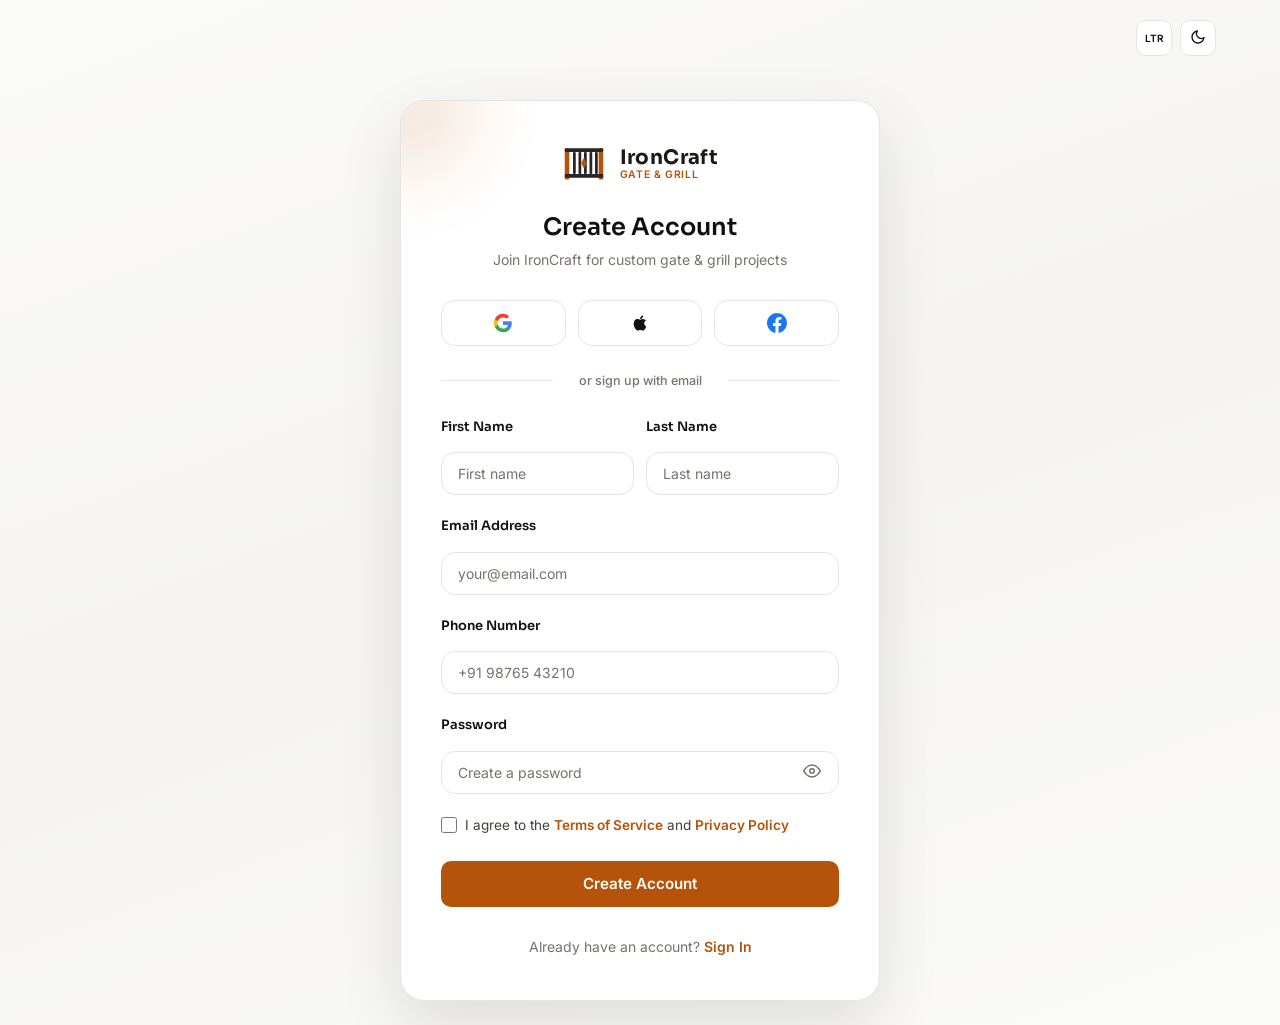
<file: signup.html>
<!DOCTYPE html>
<html lang="en" id="root-html">
<head>
    <meta charset="UTF-8">
    <meta name="viewport" content="width=device-width, initial-scale=1.0">
    <meta name="description" content="Create your IronCraft account to track project progress, save designs, and manage your quotations.">
    <title>Create Account — IronCraft Gate & Grill Fabrication</title>
    <link rel="icon" type="image/svg+xml" href="favicon.svg">
    <link rel="stylesheet" href="style.css">
</head>
<body class="auth-page">

<!-- Top Bar -->
<div class="auth-topbar">
    <div style="display:flex;gap:0.5rem;">
        <button onclick="toggleDir()" class="auth-toggle-btn" title="Toggle Direction">
            <span class="dir-label" style="font-size:0.625rem;font-weight:600;">LTR</span>
        </button>
        <button onclick="toggleTheme()" class="auth-toggle-btn" title="Toggle Theme" aria-label="Toggle dark mode">
            <span class="theme-icon-wrap"><svg xmlns="http://www.w3.org/2000/svg" width="16" height="16" viewBox="0 0 24 24" fill="none" stroke="currentColor" stroke-width="2" stroke-linecap="round" stroke-linejoin="round"><path d="M21 12.79A9 9 0 1 1 11.21 3 7 7 0 0 0 21 12.79z"/></svg></span>
        </button>
    </div>
</div>

<!-- Card -->
<main style="flex:1;display:flex;align-items:center;justify-content:center;padding:1.5rem 1rem;">
    <div class="auth-card" style="max-width:480px;">
        <!-- Decorative orb -->
        <div style="position:absolute;top:-60px;left:-60px;width:140px;height:140px;background:rgba(180,83,9,0.12);border-radius:50%;filter:blur(30px);pointer-events:none;"></div>

        <!-- Logo inside card -->
        <a href="index.html" class="auth-logo" aria-label="IronCraft Home">
            <svg xmlns="http://www.w3.org/2000/svg" viewBox="0 0 48 48" width="44" height="44" class="brand-gate-icon" fill="none" style="width:44px;height:44px;flex-shrink:0;display:block;" aria-hidden="true">
                <rect x="3" y="8" width="5" height="34" rx="1.5" class="brand-pillar" />
                <rect x="40" y="8" width="5" height="34" rx="1.5" class="brand-pillar" />
                <rect x="3" y="8" width="42" height="4" rx="1.5" class="brand-rail" />
                <rect x="3" y="36" width="42" height="4" rx="1.5" class="brand-rail" />
                <rect x="12" y="12" width="3" height="24" rx="1" class="brand-bar" />
                <rect x="18" y="12" width="3" height="24" rx="1" class="brand-bar" />
                <rect x="24" y="12" width="3" height="24" rx="1" class="brand-bar" />
                <rect x="30" y="12" width="3" height="24" rx="1" class="brand-bar" />
                <rect x="36" y="12" width="3" height="24" rx="1" class="brand-bar" />
                <path d="M24 18 L27 24 L24 30 L21 24 Z" class="brand-diamond" />
            </svg>
            <div class="auth-logo-text">
                <span class="brand-top">IronCraft</span>
                <span class="brand-bottom">Gate &amp; Grill</span>
            </div>
        </a>

        <!-- Header -->
        <div style="text-align:center;margin-bottom:1.75rem;">
            <h1 style="font-size:1.5rem;margin-bottom:0.375rem;">Create Account</h1>
            <p style="font-size:0.875rem;color:var(--text-muted);">Join IronCraft for custom gate &amp; grill projects</p>
        </div>

        <!-- Social Signup -->
        <div class="social-login-grid">
            <button class="social-btn" title="Sign up with Google">
                <svg width="20" height="20" viewBox="0 0 24 24"><path d="M22.56 12.25c0-.78-.07-1.53-.2-2.25H12v4.26h5.92a5.06 5.06 0 01-2.2 3.32v2.77h3.57c2.08-1.92 3.28-4.74 3.28-8.1z" fill="#4285F4"/><path d="M12 23c2.97 0 5.46-.98 7.28-2.66l-3.57-2.77c-.98.66-2.23 1.06-3.71 1.06-2.86 0-5.29-1.93-6.16-4.53H2.18v2.84C3.99 20.53 7.7 23 12 23z" fill="#34A853"/><path d="M5.84 14.09c-.22-.66-.35-1.36-.35-2.09s.13-1.43.35-2.09V7.07H2.18C1.43 8.55 1 10.22 1 12s.43 3.45 1.18 4.93l2.85-2.22.81-.62z" fill="#FBBC05"/><path d="M12 5.38c1.62 0 3.06.56 4.21 1.64l3.15-3.15C17.45 2.09 14.97 1 12 1 7.7 1 3.99 3.47 2.18 7.07l3.66 2.84c.87-2.6 3.3-4.53 6.16-4.53z" fill="#EA4335"/></svg>
            </button>
            <button class="social-btn" title="Sign up with Apple">
                <svg width="20" height="20" viewBox="0 0 24 24" fill="currentColor"><path d="M17.05 20.28c-.98.95-2.05.88-3.08.4-1.09-.5-2.08-.48-3.24 0-1.44.62-2.2.44-3.06-.4C2.79 15.25 3.51 7.59 9.05 7.31c1.35.07 2.29.74 3.08.8 1.18-.24 2.31-.93 3.57-.84 1.51.12 2.65.72 3.4 1.8-3.12 1.87-2.38 5.98.48 7.13-.57 1.5-1.31 2.99-2.54 4.09zM12.03 7.25c-.15-2.23 1.66-4.07 3.74-4.25.29 2.58-2.34 4.5-3.74 4.25z"/></svg>
            </button>
            <button class="social-btn" title="Sign up with Facebook">
                <svg width="20" height="20" viewBox="0 0 24 24" fill="#1877F2"><path d="M24 12.073c0-6.627-5.373-12-12-12s-12 5.373-12 12c0 5.99 4.388 10.954 10.125 11.854v-8.385H7.078v-3.47h3.047V9.43c0-3.007 1.792-4.669 4.533-4.669 1.312 0 2.686.235 2.686.235v2.953H15.83c-1.491 0-1.956.925-1.956 1.874v2.25h3.328l-.532 3.47h-2.796v8.385C19.612 23.027 24 18.062 24 12.073z"/></svg>
            </button>
        </div>

        <!-- Divider -->
        <div class="divider">or sign up with email</div>

        <!-- Form -->
        <form onsubmit="event.preventDefault(); alert('Account created successfully!'); window.location.href='login.html';" id="signup-form">
            <div style="display:grid;grid-template-columns:1fr 1fr;gap:0.75rem;">
                <div class="form-group">
                    <label class="form-label" for="signup-fname">First Name</label>
                    <input type="text" id="signup-fname" class="form-input" placeholder="First name" required>
                </div>
                <div class="form-group">
                    <label class="form-label" for="signup-lname">Last Name</label>
                    <input type="text" id="signup-lname" class="form-input" placeholder="Last name" required>
                </div>
            </div>
            <div class="form-group">
                <label class="form-label" for="signup-email">Email Address</label>
                <input type="email" id="signup-email" class="form-input" placeholder="your@email.com" required>
            </div>
            <div class="form-group">
                <label class="form-label" for="signup-phone">Phone Number</label>
                <input type="tel" id="signup-phone" class="form-input" placeholder="+91 98765 43210" required>
            </div>
            <div class="form-group">
                <label class="form-label" for="signup-password">Password</label>
                <div class="password-wrapper">
                    <input type="password" id="signup-password" class="form-input" placeholder="Create a password" required minlength="8">
                    <button type="button" class="password-toggle" onclick="togglePasswordVisibility('signup-password', this)" aria-label="Toggle password visibility">
                        <span class="pw-icon"><svg xmlns="http://www.w3.org/2000/svg" width="18" height="18" viewBox="0 0 24 24" fill="none" stroke="currentColor" stroke-width="2" stroke-linecap="round" stroke-linejoin="round"><path d="M1 12s4-8 11-8 11 8 11 8-4 8-11 8-11-8-11-8z"/><circle cx="12" cy="12" r="3"/></svg></span>
                    </button>
                </div>
            </div>
            <div class="checkbox-wrapper" style="margin-bottom:1.5rem;">
                <input type="checkbox" id="terms" required>
                <label for="terms">I agree to the <a href="#" class="link-primary">Terms of Service</a> and <a href="#" class="link-primary">Privacy Policy</a></label>
            </div>
            <button type="submit" class="btn btn-primary w-full btn-lg">Create Account</button>
        </form>

        <!-- Footer link -->
        <p style="text-align:center;margin-top:1.75rem;font-size:0.875rem;color:var(--text-muted);">
            Already have an account? <a href="login.html" class="link-primary">Sign In</a>
        </p>
    </div>
</main>

<script src="components.js"></script>
</body>
</html>
</file>
<file: style.css>
/* ===== IRONCRAFT — RESIDENTIAL GATE & GRILL FABRICATION ===== */
@import url('https://fonts.googleapis.com/css2?family=Sora:wght@400;500;600;700&family=Inter:wght@400;450;500;600&display=swap');

:root {
    color-scheme: light;
    --primary: #B45309;
    --primary-hover: #92400E;
    --primary-light: #FEF3C7;
    --primary-glow: rgba(180,83,9,0.25);
    --primary-subtle: rgba(180,83,9,0.08);
    --secondary: #1C1917;
    --secondary-hover: #292524;
    --text-heading: #111010;
    --text-body: #44403C;
    --text-muted: #78716C;
    --bg-body: #FAFAF9;
    --bg-surface: #F5F4F2;
    --bg-card: #FFFFFF;
    --border-default: #E7E5E4;
    --border-light: #F0EFEE;
    --shadow-sm: 0 1px 3px rgba(0,0,0,0.05);
    --shadow-md: 0 4px 16px rgba(0,0,0,0.07);
    --shadow-lg: 0 12px 40px rgba(0,0,0,0.09);
    --shadow-xl: 0 24px 64px rgba(0,0,0,0.11);
    --shadow-card: 0 2px 10px rgba(0,0,0,0.055);
    --shadow-card-hover: 0 12px 36px rgba(180,83,9,0.13), 0 4px 12px rgba(0,0,0,0.07);
    --font-heading: 'Sora', sans-serif;
    --font-body: 'Inter', sans-serif;
    --radius-sm: 0.375rem;
    --radius-md: 0.625rem;
    --radius-lg: 0.875rem;
    --radius-xl: 1.125rem;
    --radius-2xl: 1.5rem;
    --radius-full: 9999px;
    --transition-fast: all 0.2s cubic-bezier(0.4,0,0.2,1);
    --transition-smooth: all 0.35s cubic-bezier(0.4,0,0.2,1);
    --navbar-height: 68px;
}
.dark {
    color-scheme: dark;
    --text-heading: #F5F5F4;
    --text-body: #A8A29E;
    --text-muted: #78716C;
    --bg-body: #0C0A09;
    --bg-surface: #161412;
    --bg-card: #1C1917;
    --border-default: #292524;
    --border-light: #1F1D1C;
    --shadow-card: 0 2px 10px rgba(0,0,0,0.25);
    --shadow-card-hover: 0 12px 36px rgba(180,83,9,0.20), 0 4px 12px rgba(0,0,0,0.35);
}
*, *::before, *::after { margin:0; padding:0; box-sizing:border-box; }
html { scroll-behavior:smooth; -webkit-font-smoothing:antialiased; overflow-x:hidden; }
body { font-family:var(--font-body); font-weight:400; color:var(--text-body); background-color:var(--bg-body); line-height:1.7; transition:background-color 0.3s ease,color 0.3s ease; overflow-x:hidden; }
img { max-width:100%; height:auto; display:block; }
a { text-decoration:none; color:inherit; transition:var(--transition-fast); }
ul, ol { list-style:none; }
button { cursor:pointer; border:none; background:none; font-family:inherit; }
input, textarea, select { font-family:inherit; }

h1,h2,h3,h4,h5,h6 { font-family:var(--font-heading); font-weight:600; color:var(--text-heading); line-height:1.2; }
h1 { font-size:clamp(2.1rem,5.5vw,3.5rem); }
h2 { font-size:clamp(1.7rem,4vw,2.6rem); }
h3 { font-size:clamp(1.2rem,3vw,1.6rem); }
h4 { font-size:1.15rem; }
h5 { font-size:1rem; }
p { font-weight:400; line-height:1.75; color:var(--text-body); }
.text-muted { color:var(--text-muted); }

.container { width:100%; max-width:1200px; margin:0 auto; padding:0 1.25rem; }
.section { padding:5.5rem 0; }
.section-sm { padding:3.5rem 0; }
.section-lg { padding:7rem 0; }
.section-header { text-align:center; max-width:620px; margin:0 auto 3.5rem; }
.section-header h2 { margin-bottom:1rem; }
.section-tag { display:inline-flex; align-items:center; align-self:flex-start; width:fit-content; max-width:max-content; gap:0.4rem; font-size:0.75rem; font-weight:600; letter-spacing:0.1em; text-transform:uppercase; color:var(--primary); background:var(--primary-subtle); border:1px solid rgba(180,83,9,0.15); padding:0.35rem 0.875rem; border-radius:var(--radius-full); margin-bottom:1rem; }
.section-header .section-tag,
.text-center > .section-tag { align-self:center; margin-left:auto; margin-right:auto; }

/* Buttons */
.btn { display:inline-flex; align-items:center; justify-content:center; gap:0.5rem; font-family:var(--font-body); font-weight:600; font-size:0.9rem; border-radius:var(--radius-md); transition:var(--transition-fast); cursor:pointer; text-decoration:none; white-space:nowrap; padding:0.7rem 1.5rem; border:2px solid transparent; line-height:1; }
.btn-primary { background:var(--primary); color:#fff; border-color:var(--primary); }
.btn-primary:hover { background:var(--primary-hover); border-color:var(--primary-hover); transform:translateY(-1px); box-shadow:0 6px 20px rgba(180,83,9,0.30); }
.btn-secondary { background:transparent; color:var(--secondary); border-color:var(--border-default); }
.btn-secondary:hover { border-color:var(--primary); color:var(--primary); background:var(--primary-subtle); }
.dark .btn-secondary { color:var(--text-heading); border-color:var(--border-default); }
.dark .btn-secondary:hover { color:var(--primary); }
.btn-sm { height:34px; padding:0 1.1rem; font-size:0.825rem; line-height:1; box-sizing:border-box; }
.btn-lg { padding:0.85rem 2rem; font-size:0.95rem; }
.btn-xl { padding:1rem 2.5rem; font-size:1rem; }
.w-full { width:100%; }
.btn-outline-white { background:transparent; color:#fff; border-color:rgba(255,255,255,0.55); }
.btn-outline-white:hover { background:rgba(255,255,255,0.12); border-color:#fff; }

/* Navbar */
.navbar { position:fixed; top:0; left:0; right:0; z-index:1000; height:var(--navbar-height); background:rgba(250,250,249,0.94); backdrop-filter:blur(20px); -webkit-backdrop-filter:blur(20px); border-bottom:1px solid var(--border-light); transition:background-color 0.3s ease, box-shadow 0.3s ease, border-color 0.3s ease; }
.dark .navbar { background:rgba(12,10,9,0.94); border-bottom-color:var(--border-default); }
.navbar.scrolled { box-shadow:0 4px 20px rgba(0,0,0,0.08); }
.dark .navbar.scrolled { box-shadow:0 4px 24px rgba(0,0,0,0.45); }
.nav-inner { max-width:1260px; margin:0 auto; padding:0 1.25rem; height:100%; display:flex; align-items:center; justify-content:space-between; gap:1rem; }
.nav-logo { display:flex; align-items:center; gap:0.75rem; flex-shrink:0; text-decoration:none; }
.nav-logo-img { width:36px; height:36px; object-fit:contain; display:block; flex-shrink:0; }
.nav-logo-text { display:flex; flex-direction:column; line-height:1.1; white-space:nowrap; }
.brand-top { font-family:var(--font-heading); font-size:1.05rem; font-weight:700; color:var(--secondary); letter-spacing:0.02em; }
.dark .brand-top { color:var(--text-heading); }
.brand-bottom { font-family:var(--font-body); font-size:0.65rem; font-weight:600; color:var(--primary); letter-spacing:0.06em; text-transform:uppercase; }

/* Brand Gate Icon — Universal across Navbar, Footer, Auth, 404, etc. */
.brand-gate-icon { display:block; flex-shrink:0; transition:transform 0.2s ease; }
.nav-logo:hover .brand-gate-icon,
.auth-logo:hover .brand-gate-icon { transform:scale(1.04); }
.brand-gate-icon .brand-pillar { fill:#B45309; transition:fill 0.25s ease; }
.brand-gate-icon .brand-diamond { fill:#B45309; transition:fill 0.25s ease; }
.brand-gate-icon .brand-rail,
.brand-gate-icon .brand-bar { fill:#292524; transition:fill 0.25s ease; }

/* Dark mode (Navbar, Auth cards, 404, etc.) */
.dark .brand-gate-icon .brand-pillar,
.dark .brand-gate-icon .brand-diamond { fill:#F59E0B; }
.dark .brand-gate-icon .brand-rail,
.dark .brand-gate-icon .brand-bar { fill:#E7E5E4; }

/* Footer (Always dark background #1C1917) */
.footer .brand-gate-icon .brand-pillar,
.footer .brand-gate-icon .brand-diamond { fill:#F59E0B; }
.footer .brand-gate-icon .brand-rail,
.footer .brand-gate-icon .brand-bar { fill:#E7E5E4; }
.nav-links { display:flex; align-items:center; gap:clamp(0.25rem, 0.75vw, 0.85rem); flex-shrink:1; }
.nav-link { font-size:0.84rem; font-weight:500; color:var(--text-body); padding:0.35rem 0.6rem; border-radius:var(--radius-sm); transition:var(--transition-fast); white-space:nowrap; flex-shrink:0; display:inline-flex; align-items:center; line-height:1.25; }
.nav-link:hover, .nav-link.active { color:var(--primary); background:var(--primary-subtle); }
.nav-actions { display:flex; align-items:center; gap:0.5rem; flex-shrink:0; }
.nav-icon-btn { width:2.25rem; height:2.25rem; display:flex; align-items:center; justify-content:center; border-radius:var(--radius-md); color:var(--text-muted); transition:var(--transition-fast); cursor:pointer; background:var(--bg-surface); border:1px solid var(--border-default); font-size:0.75rem; font-family:var(--font-heading); font-weight:600; }
.nav-icon-btn:hover { border-color:var(--primary); color:var(--primary); }
.navbar-spacer { height:var(--navbar-height); width:100%; }

/* Mobile Nav */
.mobile-menu-btn { display:none; width:2.25rem; height:2.25rem; align-items:center; justify-content:center; border-radius:var(--radius-md); background:var(--bg-surface); border:1px solid var(--border-default); color:var(--text-body); cursor:pointer; transition:var(--transition-fast); }
.mobile-backdrop { display:none; position:fixed; inset:0; background:rgba(0,0,0,0.6); backdrop-filter:blur(6px); -webkit-backdrop-filter:blur(6px); z-index:990; top:var(--navbar-height); }
.mobile-backdrop.open { display:block; }
.mobile-menu { display:none; position:absolute; top:100%; left:0; right:0; background:var(--bg-card); border-bottom:1px solid var(--border-default); box-shadow:var(--shadow-xl); z-index:995; padding:1.25rem; }
.mobile-menu.open { display:block; animation:fadeInDown 0.25s cubic-bezier(0.16, 1, 0.3, 1); }
@keyframes fadeInDown { from { opacity:0; transform:translateY(-10px); } to { opacity:1; transform:translateY(0); } }
.mob-link { font-size:0.875rem; font-weight:500; color:var(--text-body); padding:0.75rem 1rem; border-radius:var(--radius-md); display:block; transition:var(--transition-fast); font-family:var(--font-heading); white-space:nowrap; }
.mob-link:hover, .mob-link.active { color:var(--primary); background:var(--primary-subtle); }
.mob-actions { margin-top:0.75rem; padding-top:0.75rem; border-top:1px solid var(--border-light); display:flex; flex-direction:column; gap:0.5rem; }
.mob-toggles { display:flex; align-items:center; justify-content:center; gap:0.5rem; margin-top:0.75rem; }

@media (max-width:1120px) {
    .nav-links { display:none; }
    .nav-actions .nav-icon-btn { display:none; }
    .nav-actions .btn { display:none; }
    .mobile-menu-btn { display:flex; }
}

/* Footer */
.footer { background:var(--secondary); color:#fff; padding:5rem 0 2.5rem; border-top:1px solid rgba(255,255,255,0.06); position:relative; overflow:hidden; }
.footer-grid { display:grid; grid-template-columns:1.35fr 1fr 1fr 1.35fr; gap:3rem 2.5rem; margin-bottom:3.5rem; align-items:start; }

@media (max-width:991px) and (min-width:576px) {
    .footer-grid { grid-template-columns:repeat(2, 1fr); gap:3rem 2.5rem; text-align:left; }
    .footer-socials { justify-content:flex-start; }
}

@media (max-width:575px) {
    .footer { padding:3.5rem 0 2rem; }
    .footer-grid { grid-template-columns:1fr; gap:2.25rem; text-align:left; margin-bottom:2.5rem; }
    .footer-bottom { flex-direction:column; align-items:flex-start; gap:1rem; }
}

.footer-brand p { color:rgba(255,255,255,0.6); font-size:0.875rem; line-height:1.7; margin:0 0 1.5rem 0; max-width:380px; }
.footer-socials { display:flex; align-items:center; gap:0.75rem; }
.footer-social-link { width:2.375rem; height:2.375rem; display:inline-flex; align-items:center; justify-content:center; border-radius:50%; background:rgba(255,255,255,0.04); border:1px solid rgba(255,255,255,0.09); color:rgba(255,255,255,0.65); transition:var(--transition-fast); text-decoration:none; }
.footer-social-link:hover { border-color:var(--primary); color:#fff; background:rgba(180,83,9,0.15); transform:translateY(-2px); box-shadow:0 4px 14px rgba(180,83,9,0.25); }
.footer-col-title { font-family:var(--font-heading); font-weight:700; font-size:0.8125rem; text-transform:uppercase; letter-spacing:0.08em; color:#fff; margin-bottom:1.35rem; }
.footer-links { list-style:none; padding:0; margin:0; display:flex; flex-direction:column; gap:0.75rem; }
.footer-links a { color:rgba(255,255,255,0.55); font-size:0.875rem; text-decoration:none; transition:var(--transition-fast); display:inline-block; }
.footer-links a:hover { color:#fff; transform:translateX(4px); }
.footer-newsletter-card { background:rgba(255,255,255,0.04); border:1px solid rgba(255,255,255,0.08); border-radius:var(--radius-xl); padding:1.5rem; box-shadow:0 8px 24px rgba(0,0,0,0.25); }
.footer-newsletter-title { font-family:var(--font-heading); color:#fff; font-size:0.95rem; font-weight:700; margin-bottom:0.35rem; }
.footer-newsletter-desc { color:rgba(255,255,255,0.55); font-size:0.8125rem; line-height:1.55; margin-bottom:1.15rem; }
.footer-newsletter-form { display:flex; flex-direction:column; gap:0.75rem; }
.footer-newsletter-input { width:100%; padding:0.75rem 1rem; background:rgba(255,255,255,0.06); border:1px solid rgba(255,255,255,0.1); border-radius:var(--radius-md); color:#fff; font-family:var(--font-body); font-size:0.85rem; outline:none; transition:var(--transition-fast); }
.footer-newsletter-input:focus { border-color:var(--primary); background:rgba(255,255,255,0.09); box-shadow:0 0 0 3px rgba(180,83,9,0.2); }
.footer-newsletter-input::placeholder { color:rgba(255,255,255,0.35); }
.footer-newsletter-btn { width:100%; padding:0.75rem 1rem; background:var(--primary); color:#fff; border:none; border-radius:var(--radius-md); font-family:var(--font-heading); font-weight:600; font-size:0.875rem; cursor:pointer; transition:var(--transition-fast); display:flex; align-items:center; justify-content:center; }
.footer-newsletter-btn:hover { background:var(--primary-hover); transform:translateY(-1px); box-shadow:0 4px 14px rgba(180,83,9,0.35); }
.footer-bottom { border-top:1px solid rgba(255,255,255,0.07); padding-top:1.75rem; padding-bottom:1.5rem; display:flex; align-items:center; justify-content:space-between; flex-wrap:wrap; gap:1rem; }
.footer-copyright { color:rgba(255,255,255,0.4); font-size:0.8125rem; margin:0; }
.footer-bottom-links { display:flex; align-items:center; gap:1.5rem; }
.footer-bottom-links a { font-size:0.8rem; color:rgba(255,255,255,0.4); transition:var(--transition-fast); }
.footer-bottom-links a:hover { color:var(--primary); }

/* Hero & Hero Slider */
.hero { position:relative; min-height:100vh; display:flex; align-items:center; overflow:hidden; }
.hero-slider-wrap { position:relative; width:100%; min-height:100vh; }
.hero-slides { position:relative; width:100%; min-height:100vh; display:flex; }
.hero-slide { position:absolute; inset:0; width:100%; height:100%; opacity:0; visibility:hidden; transition:opacity 0.8s cubic-bezier(0.4,0,0.2,1), visibility 0.8s cubic-bezier(0.4,0,0.2,1); display:flex; align-items:center; z-index:1; pointer-events:none; }
.hero-slide.active { opacity:1; visibility:visible; pointer-events:auto; z-index:2; }
.hero-slide.active .hero-inner { animation:heroSlideUp 0.8s cubic-bezier(0.16,1,0.3,1) forwards; }
.hero-slide.active .hero-bg img { animation:heroScale 6s cubic-bezier(0.25,1,0.5,1) forwards; }
@keyframes heroSlideUp { from { opacity:0; transform:translateY(28px); } to { opacity:1; transform:translateY(0); } }
@keyframes heroScale { from { transform:scale(1.08); } to { transform:scale(1); } }

.hero-bg { position:absolute; inset:0; z-index:0; overflow:hidden; }
.hero-bg img { width:100%; height:100%; object-fit:cover; display:block; }
.hero-overlay { position:absolute; inset:0; background:linear-gradient(180deg, rgba(12,10,9,0.72) 0%, rgba(12,10,9,0.85) 100%); z-index:1; }
.hero-content { position:relative; z-index:2; max-width:1200px; margin:0 auto; padding:0 1.25rem; width:100%; }
.hero-inner { max-width:820px; margin:0 auto; text-align:center; padding:5.5rem 0 3.75rem; display:flex; flex-direction:column; align-items:center; }
.hero-inner h1 { color:#fff; margin-bottom:0.875rem; line-height:1.15; text-align:center; font-size:clamp(1.9rem, 4.2vw, 2.85rem); }
.hero-inner p { color:rgba(255,255,255,0.85); font-size:1rem; max-width:620px; margin:0 auto 1.5rem; text-align:center; line-height:1.6; }
.hero-cta-row { display:flex; gap:0.875rem; flex-wrap:wrap; justify-content:center; }
.hero-badge { display:inline-flex; align-items:center; gap:0.45rem; font-size:0.775rem; font-weight:600; letter-spacing:0.08em; text-transform:uppercase; color:#FBBF24; background:rgba(245,158,11,0.16); border:1px solid rgba(251,191,36,0.45); backdrop-filter:blur(8px); -webkit-backdrop-filter:blur(8px); padding:0.35rem 0.95rem; border-radius:var(--radius-full); margin-bottom:0.875rem; box-shadow:0 2px 12px rgba(0,0,0,0.3); }
.hero-badge svg { color:#FBBF24; fill:currentColor; }
.hero-stats { display:flex; gap:2.25rem; margin-top:1.5rem; padding-top:1.15rem; border-top:1px solid rgba(255,255,255,0.12); flex-wrap:wrap; justify-content:center; text-align:center; width:100%; }
.hero-stat-num { font-family:var(--font-heading); font-size:1.65rem; font-weight:700; color:#fff; line-height:1; margin-bottom:0.2rem; }
.hero-stat-label { font-size:0.75rem; color:rgba(255,255,255,0.65); letter-spacing:0.04em; }

/* Slider Controls (Arrows & Dots) */
.slider-arrow { position:absolute; top:50%; transform:translateY(-50%); z-index:10; width:44px; height:44px; border-radius:50%; background:rgba(18,15,13,0.6); backdrop-filter:blur(8px); -webkit-backdrop-filter:blur(8px); border:1px solid rgba(255,255,255,0.2); color:#fff; display:flex; align-items:center; justify-content:center; cursor:pointer; transition:var(--transition-fast); }
.slider-arrow:hover { background:var(--primary); border-color:var(--primary); color:#fff; transform:translateY(-50%) scale(1.08); box-shadow:0 4px 20px rgba(180,83,9,0.45); }
.slider-arrow-prev { left:1.5rem; }
.slider-arrow-next { right:1.5rem; }
[dir="rtl"] .slider-arrow-prev { left:auto; right:1.5rem; transform:translateY(-50%) scaleX(-1); }
[dir="rtl"] .slider-arrow-prev:hover { transform:translateY(-50%) scaleX(-1) scale(1.08); }
[dir="rtl"] .slider-arrow-next { right:auto; left:1.5rem; transform:translateY(-50%) scaleX(-1); }
[dir="rtl"] .slider-arrow-next:hover { transform:translateY(-50%) scaleX(-1) scale(1.08); }

.slider-dots { position:absolute; bottom:1.25rem; left:50%; transform:translateX(-50%); z-index:10; display:flex; align-items:center; gap:0.6rem; background:rgba(18,15,13,0.65); backdrop-filter:blur(10px); -webkit-backdrop-filter:blur(10px); padding:0.4rem 0.85rem; border-radius:var(--radius-full); border:1px solid rgba(255,255,255,0.18); box-shadow:0 4px 16px rgba(0,0,0,0.3); }
.slider-dot { width:9px; height:9px; border-radius:var(--radius-full); background:rgba(255,255,255,0.35); border:none; cursor:pointer; padding:0; transition:all 0.35s cubic-bezier(0.4,0,0.2,1); }
.slider-dot:hover:not(.active) { background:rgba(255,255,255,0.75); }
.slider-dot.active { width:28px; background:var(--primary); box-shadow:0 0 10px rgba(180,83,9,0.6); }

@media (max-width:768px) {
    .hero-inner { padding:5rem 0 4rem; }
    .hero-inner h1 { font-size:1.85rem; }
    .hero-stats { gap:1.15rem; margin-top:1.25rem; padding-top:1rem; }
    .slider-arrow { width:36px; height:36px; }
    .slider-arrow-prev { left:0.6rem; }
    .slider-arrow-next { right:0.6rem; }
    .slider-dots { bottom:0.85rem; }
    [dir="rtl"] .slider-arrow-prev { right:0.6rem; }
    [dir="rtl"] .slider-arrow-next { left:0.6rem; }
}

/* Page Hero / Banner */
.page-hero { background:var(--secondary); padding:6rem 0 5rem; position:relative; overflow:hidden; text-align:center; }
.page-hero::before { content:''; position:absolute; top:-60px; right:-60px; width:400px; height:400px; background:radial-gradient(circle, rgba(180,83,9,0.12) 0%, transparent 70%); border-radius:50%; pointer-events:none; }
.page-hero h1 { color:#fff; margin-bottom:1rem; text-align:center; }
.page-hero p { color:rgba(255,255,255,0.65); max-width:600px; font-size:1.05rem; margin:0 auto; text-align:center; }
.breadcrumb { display:flex; align-items:center; justify-content:center; gap:0.5rem; margin-bottom:1.5rem; font-size:0.825rem; }
.breadcrumb a { color:rgba(255,255,255,0.5); transition:color 0.2s; }
.breadcrumb a:hover { color:var(--primary); }
.breadcrumb span { color:rgba(255,255,255,0.3); }
.breadcrumb-current { color:var(--primary); font-weight:600; }

/* Cards */
.card { background:var(--bg-card); border:1px solid var(--border-default); border-radius:var(--radius-xl); overflow:hidden; transition:var(--transition-smooth); box-shadow:var(--shadow-card); }
.card:hover { transform:translateY(-4px); box-shadow:var(--shadow-card-hover); border-color:transparent; }
.card-img { width:100%; aspect-ratio:4/3; object-fit:cover; display:block; }
.card-body { padding:1.5rem; }
.card-tag { font-size:0.7rem; font-weight:700; text-transform:uppercase; letter-spacing:0.08em; color:var(--primary); margin-bottom:0.5rem; display:block; }
.card-title { font-size:1.05rem; margin-bottom:0.5rem; font-weight:600; }
.card-text { font-size:0.875rem; line-height:1.65; }

/* Product grid */
.product-grid { display:grid; grid-template-columns:repeat(3,1fr); gap:1.75rem; }
@media (max-width:1024px) { 
    .product-grid { grid-template-columns:repeat(2,1fr); } 
    .product-grid > *:last-child:nth-child(odd) {
        grid-column: 1 / -1;
        max-width: 480px;
        width: 100%;
        justify-self: center;
    }
}
@media (max-width:560px) { 
    .product-grid { grid-template-columns:1fr; } 
    .product-grid > *:last-child:nth-child(odd) {
        grid-column: auto;
        max-width: 100%;
    }
}
.product-card { background:var(--bg-card); border:1px solid var(--border-default); border-radius:var(--radius-xl); overflow:hidden; transition:var(--transition-smooth); box-shadow:var(--shadow-card); }
.product-card:hover { transform:translateY(-5px); box-shadow:var(--shadow-card-hover); border-color:transparent; }
.product-card-img-wrap { height:230px; overflow:hidden; }
.product-card-img { width:100%; height:100%; object-fit:cover; transition:transform 0.5s ease; }
.product-card:hover .product-card-img { transform:scale(1.04); }
.product-card-body { padding:1.5rem; }
.product-card-body h3 { font-size:1.05rem; font-weight:600; margin-bottom:0.5rem; }
.product-card-body p { font-size:0.875rem; margin-bottom:1.25rem; }

/* Features */
.feature-list { display:flex; flex-direction:column; gap:0.875rem; }
.feature-item { display:flex; align-items:flex-start; gap:0.875rem; }
.feature-icon { width:36px; height:36px; border-radius:var(--radius-md); background:var(--primary-subtle); display:flex; align-items:center; justify-content:center; color:var(--primary); flex-shrink:0; }
.feature-icon svg { width:16px; height:16px; }
.feature-text h4 { font-size:0.95rem; font-weight:600; margin-bottom:0.2rem; }
.feature-text p { font-size:0.85rem; }

/* Process */
.process-grid { display:grid; grid-template-columns:repeat(4,1fr); gap:1.5rem; position:relative; }
.process-grid::before { content:''; position:absolute; top:48px; left:12.5%; right:12.5%; height:2px; background:var(--border-default); z-index:0; }
.process-card { text-align:center; position:relative; z-index:1; padding:1.5rem 1rem; background:var(--bg-card); border:1px solid var(--border-default); border-radius:var(--radius-xl); transition:var(--transition-smooth); }
.process-card:hover { transform:translateY(-4px); box-shadow:var(--shadow-card-hover); border-color:transparent; }
.process-num { width:48px; height:48px; background:var(--primary); color:#fff; border-radius:var(--radius-full); display:flex; align-items:center; justify-content:center; font-family:var(--font-heading); font-weight:700; font-size:1.1rem; margin:0 auto 1.25rem; position:relative; z-index:2; box-shadow:0 0 0 4px var(--bg-card), 0 0 0 6px rgba(180,83,9,0.2); }
.process-card h4 { font-size:0.95rem; font-weight:600; margin-bottom:0.5rem; }
.process-card p { font-size:0.825rem; }
@media (max-width:768px) { .process-grid { grid-template-columns:repeat(2,1fr); } .process-grid::before { display:none; } }
@media (max-width:480px) { .process-grid { grid-template-columns:1fr; } }

/* Testimonials */
.testimonial-grid { display:grid; grid-template-columns:repeat(3,1fr); gap:1.5rem; }
@media (max-width:1024px) and (min-width:641px) { 
    .testimonial-grid { grid-template-columns:repeat(2,1fr); } 
    .testimonial-grid > .testimonial-card:last-child:nth-child(odd) {
        grid-column: 1 / -1;
        max-width: calc(50% - 0.75rem);
        width: 100%;
        justify-self: center;
    }
}
@media (max-width:640px) { 
    .testimonial-grid { grid-template-columns:1fr; } 
    .testimonial-grid > .testimonial-card:last-child:nth-child(odd) {
        grid-column: auto;
        max-width: 100%;
    }
}
.testimonial-card { background:var(--bg-card); border:1px solid var(--border-default); border-radius:var(--radius-xl); padding:1.75rem; transition:var(--transition-smooth); box-shadow:var(--shadow-card); position:relative; }
.testimonial-card::before { content:'"'; position:absolute; top:1rem; right:1.5rem; font-size:4rem; font-family:Georgia,serif; color:var(--primary); opacity:0.2; line-height:1; }
.testimonial-card:hover { transform:translateY(-3px); box-shadow:var(--shadow-card-hover); border-color:transparent; }
.testimonial-stars { display:flex; gap:0.2rem; margin-bottom:1rem; }
.star-filled { color:#F59E0B; font-size:0.9rem; }
.testimonial-text { font-size:0.9rem; line-height:1.75; margin-bottom:1.25rem; font-style:italic; }
.testimonial-author { display:flex; align-items:center; gap:0.75rem; }
.testimonial-avatar { width:44px; height:44px; background:var(--primary-subtle); border-radius:var(--radius-full); object-fit:cover; display:flex; align-items:center; justify-content:center; font-weight:700; font-size:0.85rem; color:var(--primary); flex-shrink:0; border:2px solid rgba(245,158,11,0.45); box-shadow:0 2px 8px rgba(0,0,0,0.25); }
.testimonial-name { font-size:0.875rem; font-weight:600; color:var(--text-heading); }
.testimonial-location { font-size:0.775rem; color:var(--text-muted); }

/* Split section */
.split-section { display:grid; grid-template-columns:1fr 1fr; gap:4rem; align-items:stretch; }
.split-section.reverse { direction:rtl; }
.split-section.reverse > * { direction:ltr; }
.split-img { border-radius:var(--radius-2xl); overflow:hidden; position:relative; height:100%; min-height:440px; display:flex; box-shadow:var(--shadow-md); border:1px solid var(--border-default); }
.split-img img { width:100%; height:100%; object-fit:cover; display:block; transition:transform 0.6s cubic-bezier(0.4,0,0.2,1); }
.split-img-badge { position:absolute; bottom:1.25rem; left:1.25rem; background:rgba(12,10,9,0.85); backdrop-filter:blur(8px); -webkit-backdrop-filter:blur(8px); border:1px solid rgba(255,255,255,0.15); border-radius:var(--radius-lg); padding:0.875rem 1.25rem; color:#fff; z-index:2; box-shadow:0 8px 24px rgba(0,0,0,0.35); }
.split-section.reverse .split-img-badge { left:auto; right:1.25rem; }
[dir="rtl"] .split-img-badge { left:auto; right:1.25rem; }
[dir="rtl"] .split-section.reverse .split-img-badge { right:auto; left:1.25rem; }
.split-img-badge .num { font-family:var(--font-heading); font-size:1.75rem; font-weight:700; color:var(--primary); line-height:1; }
.split-img-badge .label { font-size:0.75rem; color:rgba(255,255,255,0.7); margin-top:0.15rem; }
.split-content { display:flex; flex-direction:column; justify-content:center; }
.split-content h2 { margin-bottom:1.25rem; }
.split-content p { margin-bottom:1.5rem; }
@media (max-width:768px) { 
    .split-section { grid-template-columns:1fr; gap:2.5rem; } 
    .split-section.reverse { direction:ltr; } 
    .split-img { justify-self:center; margin:0 auto; width:100%; height:auto; min-height:unset; aspect-ratio:16/10; max-height:360px; }
    .split-section.reverse .split-img-badge { left:1.25rem; right:auto; }
}

/* Gallery */
.gallery-grid { display:grid; grid-template-columns:repeat(3,1fr); grid-auto-rows:260px; gap:1.25rem; }
.gallery-item { border-radius:var(--radius-xl); overflow:hidden; position:relative; cursor:pointer; }
.gallery-item.tall { grid-row:span 2; }
.gallery-item img { width:100%; height:100%; object-fit:cover; transition:transform 0.5s ease; }
.gallery-item:hover img { transform:scale(1.06); }
.gallery-overlay { 
    position: absolute; 
    inset: 0; 
    background: linear-gradient(to top, rgba(0, 0, 0, 0.88) 0%, rgba(0, 0, 0, 0.42) 38%, transparent 70%); 
    opacity: 1; 
    transition: background 0.35s ease; 
    display: flex; 
    align-items: flex-end; 
    padding: 1.25rem 1.4rem; 
    pointer-events: none; 
}
.gallery-item:hover .gallery-overlay { 
    background: linear-gradient(to top, rgba(0, 0, 0, 0.95) 0%, rgba(0, 0, 0, 0.55) 48%, transparent 80%); 
}
.gallery-overlay span {
    color: #ffffff !important;
    font-family: var(--font-heading);
    font-size: 1.05rem;
    font-weight: 600;
    line-height: 1.35;
    letter-spacing: 0.015em;
    text-shadow: 0 2px 8px rgba(0, 0, 0, 0.95), 0 1px 3px rgba(0, 0, 0, 0.9);
    display: inline-flex;
    align-items: center;
    gap: 0.5rem;
    transform: translateY(0);
    transition: transform 0.3s ease, color 0.3s ease;
}
.gallery-item:hover .gallery-overlay span {
    color: #ffffff !important;
    transform: translateY(-2px);
}
@media (max-width:768px) { 
    .gallery-grid { grid-template-columns:repeat(2,1fr); grid-auto-rows:200px; } 
    .gallery-item.tall { grid-row:span 1; } 
    .gallery-grid > *:last-child:nth-child(odd) {
        grid-column: 1 / -1;
        max-width: calc(50% - 0.625rem);
        width: 100%;
        justify-self: center;
    }
}
@media (max-width:480px) { 
    .gallery-grid { grid-template-columns:1fr; grid-auto-rows:220px; } 
    .gallery-grid > *:last-child:nth-child(odd) {
        grid-column: auto;
        max-width: 100%;
    }
}

/* Pricing */
.pricing-grid { display:grid; grid-template-columns:repeat(3,1fr); gap:1.5rem; align-items:stretch; }
@media (max-width:1024px) { .pricing-grid { grid-template-columns:1fr; max-width:480px; margin:0 auto; } }
.pricing-card { background:var(--bg-card); border:1px solid var(--border-default); border-radius:var(--radius-2xl); padding:2.25rem; transition:var(--transition-smooth); box-shadow:var(--shadow-card); position:relative; display:flex; flex-direction:column; height:100%; }
.pricing-card.popular { 
    background: var(--bg-card); 
    border: 2px solid var(--primary); 
    box-shadow: 0 12px 36px rgba(180,83,9,0.18), 0 2px 8px rgba(0,0,0,0.06); 
}
.pricing-card.popular:hover { 
    transform: translateY(-6px); 
    border-color: #F59E0B; 
    box-shadow: 0 20px 48px rgba(180,83,9,0.26); 
}
.pricing-popular-badge { position:absolute; top:-14px; left:50%; transform:translateX(-50%); background:var(--primary); color:#fff; font-size:0.7rem; font-weight:700; letter-spacing:0.1em; text-transform:uppercase; padding:0.3rem 1rem; border-radius:var(--radius-full); white-space:nowrap; box-shadow:0 4px 12px rgba(180,83,9,0.35); }
.pricing-plan { font-size:0.75rem; font-weight:700; letter-spacing:0.1em; text-transform:uppercase; color:var(--primary); margin-bottom:0.75rem; }
.pricing-price { margin-bottom:0.35rem; }
.pricing-price .amount { font-family:var(--font-heading); font-size:2.5rem; font-weight:700; color:var(--text-heading); line-height:1; }
.pricing-price .currency { font-size:1.25rem; font-weight:600; vertical-align:top; margin-top:0.4rem; display:inline-block; }
.pricing-period { font-size:0.8rem; color:var(--text-muted); margin-bottom:1.25rem; }
.pricing-desc { font-size:0.875rem; margin-bottom:1.75rem; line-height:1.6; color:var(--text-body); }
.pricing-features { display:flex; flex-direction:column; gap:0.625rem; margin-bottom:2rem; flex:1; }
.pricing-feature { display:flex; align-items:center; gap:0.625rem; font-size:0.875rem; color:var(--text-body); }
.pricing-feature svg { color:var(--primary); width:15px; height:15px; flex-shrink:0; }
.pricing-card .btn { margin-top:auto; }

/* Materials table */
.materials-table { width:100%; border-collapse:collapse; border-radius:var(--radius-xl); overflow:hidden; box-shadow:var(--shadow-md); border:1px solid var(--border-default); }
.materials-table th { background:var(--secondary); color:#fff; font-family:var(--font-heading); font-size:0.825rem; font-weight:600; padding:1rem 1.25rem; text-align:left; letter-spacing:0.04em; }
.materials-table td { padding:0.875rem 1.25rem; font-size:0.875rem; border-bottom:1px solid var(--border-light); vertical-align:top; }
.materials-table tbody tr:last-child td { border-bottom:none; }
.materials-table tbody tr:nth-child(even) { background:var(--bg-surface); }
.materials-table tbody tr:hover { background:var(--primary-subtle); }
.mat-check { color:#16A34A; font-weight:600; }
.mat-cross { color:#DC2626; font-weight:600; }
.mat-mid { color:#CA8A04; font-weight:600; }
.mat-tag { display:inline-block; padding:0.2rem 0.6rem; border-radius:var(--radius-full); font-size:0.7rem; font-weight:700; letter-spacing:0.06em; }
.mat-tag.best { background:#DCFCE7; color:#16A34A; }
.mat-tag.good { background:#FEF3C7; color:#92400E; }
.mat-tag.premium { background:#EDE9FE; color:#5B21B6; }

@media (max-width: 640px) {
    .table-responsive {
        overflow-x: hidden;
        border-radius: var(--radius-lg);
    }
    .materials-table {
        table-layout: fixed;
        width: 100%;
        font-size: 0.68rem;
    }
    .materials-table th {
        padding: 0.55rem 0.2rem;
        font-size: 0.64rem;
        letter-spacing: 0;
        line-height: 1.2;
        text-align: center;
        word-break: break-word;
    }
    .materials-table th:first-child {
        width: 25%;
        text-align: left;
        padding-left: 0.35rem;
    }
    .materials-table th:nth-child(2),
    .materials-table th:nth-child(3),
    .materials-table th:nth-child(4) {
        width: 25%;
    }
    .materials-table td {
        padding: 0.45rem 0.2rem;
        font-size: 0.62rem;
        line-height: 1.2;
        text-align: center;
        word-break: break-word;
        vertical-align: middle;
    }
    .materials-table td:first-child {
        text-align: left;
        padding-left: 0.35rem;
        font-weight: 600;
        font-size: 0.64rem;
    }
    .materials-table small {
        font-size: 0.54rem;
        display: block;
        line-height: 1.15;
        margin-top: 1px;
        color: var(--text-muted);
    }
    .mat-tag {
        padding: 0.12rem 0.3rem;
        font-size: 0.56rem;
        letter-spacing: 0;
        line-height: 1.1;
        display: inline-block;
        border-radius: var(--radius-full);
    }
    .mat-check, .mat-cross, .mat-mid {
        font-size: 0.6rem;
        display: inline-block;
        line-height: 1.15;
    }
}

@media (max-width: 380px) {
    .materials-table th {
        font-size: 0.58rem;
        padding: 0.45rem 0.15rem;
    }
    .materials-table th:first-child {
        padding-left: 0.25rem;
    }
    .materials-table td {
        font-size: 0.58rem;
        padding: 0.4rem 0.15rem;
    }
    .materials-table td:first-child {
        font-size: 0.6rem;
        padding-left: 0.25rem;
    }
    .materials-table small {
        font-size: 0.5rem;
    }
    .mat-tag {
        font-size: 0.52rem;
        padding: 0.1rem 0.25rem;
    }
}

/* FAQ */
.faq-list { display:flex; flex-direction:column; gap:0.75rem; max-width:760px; margin:0 auto; }
.faq-item { background:var(--bg-card); border:1px solid var(--border-default); border-radius:var(--radius-lg); overflow:hidden; transition:var(--transition-fast); }
.faq-question { width:100%; display:flex; align-items:center; justify-content:space-between; padding:1.1rem 1.25rem; background:none; border:none; cursor:pointer; text-align:start; gap:1rem; font-family:var(--font-heading); font-size:0.95rem; font-weight:600; color:var(--text-heading); transition:var(--transition-fast); }
.faq-question:hover { color:var(--primary); }
.faq-question > span:first-child { flex:1; text-align:start; }
.faq-icon { width:22px; height:22px; background:var(--primary-subtle); border-radius:var(--radius-full); display:flex; align-items:center; justify-content:center; color:var(--primary); flex-shrink:0; transition:var(--transition-fast); font-size:1rem; line-height:1; margin-inline-start:auto; }
.faq-item.active .faq-icon { background:var(--primary); color:#fff; transform:rotate(45deg); }
.faq-answer { max-height:0; overflow:hidden; transition:max-height 0.35s ease, padding 0.3s ease; padding:0 1.25rem; text-align:start; }
.faq-item.active .faq-answer { max-height:300px; padding:0 1.25rem 1.25rem; }
.faq-answer p { font-size:0.9rem; }

/* Contact */
.contact-wrap { display:grid; grid-template-columns:1fr 1.4fr; gap:3.5rem; align-items:start; }
@media (max-width:900px) { .contact-wrap { grid-template-columns:1fr; } }
.contact-info-card { background:var(--bg-card); border:1px solid var(--border-default); border-radius:var(--radius-2xl); padding:2.5rem; color:var(--text-body); box-shadow:var(--shadow-md); }
.contact-info-card h3 { color:var(--text-heading); font-size:1.5rem; margin-bottom:0.75rem; }
.contact-info-card > p { color:var(--text-body); font-size:0.9rem; margin-bottom:2rem; }
.contact-img-card { border-radius:var(--radius-2xl); overflow:hidden; position:relative; border:1px solid var(--border-default); box-shadow:var(--shadow-card); aspect-ratio:16/11; margin-top:1.5rem; }
.contact-img-card img { width:100%; height:100%; object-fit:cover; display:block; transition:transform 0.5s ease; }
.contact-img-card:hover img { transform:scale(1.04); }
.contact-img-overlay { position:absolute; inset:0; background:linear-gradient(to top, rgba(28,25,23,0.85) 0%, transparent 65%); display:flex; align-items:flex-end; padding:1.25rem; }
.contact-img-overlay span { color:#fff; font-family:var(--font-heading); font-size:0.875rem; font-weight:600; display:flex; align-items:center; gap:0.5rem; }
.contact-detail { display:flex; align-items:flex-start; gap:1rem; padding:1rem 0; border-bottom:1px solid var(--border-default); }
.contact-detail:last-of-type { border-bottom:none; }
.contact-detail-icon { width:40px; height:40px; background:var(--primary-subtle); border-radius:var(--radius-md); display:flex; align-items:center; justify-content:center; color:var(--primary); flex-shrink:0; }
.contact-detail-icon svg { width:18px; height:18px; }
.contact-detail strong { display:block; color:var(--text-heading); font-size:0.875rem; font-weight:600; margin-bottom:0.2rem; }
.contact-detail span { font-size:0.85rem; line-height:1.55; color:var(--text-body); }
.form-card { background:var(--bg-card); border:1px solid var(--border-default); border-radius:var(--radius-2xl); padding:2.5rem; box-shadow:var(--shadow-md); }
.form-card h3 { font-size:1.4rem; margin-bottom:0.5rem; }
.form-card > p { font-size:0.9rem; margin-bottom:2rem; }
.form-row { display:grid; grid-template-columns:1fr 1fr; gap:1rem; }
@media (max-width:540px) { .form-row { grid-template-columns:1fr; } }
.form-group { display:flex; flex-direction:column; gap:0.4rem; margin-bottom:1rem; }
.form-label { font-size:0.825rem; font-weight:600; color:var(--text-heading); }
.form-input, .form-select, .form-textarea { padding:0.7rem 0.875rem; background:var(--bg-surface); border:1px solid var(--border-default); border-radius:var(--radius-md); color:var(--text-heading); font-size:0.875rem; font-family:var(--font-body); outline:none; transition:var(--transition-fast); width:100%; }
.form-input:focus, .form-select:focus, .form-textarea:focus { border-color:var(--primary); background:var(--bg-card); box-shadow:0 0 0 3px rgba(180,83,9,0.1); }
.form-input::placeholder, .form-textarea::placeholder { color:var(--text-muted); }
.form-textarea { resize:vertical; min-height:110px; }

/* CTA banner — Standard */
.cta-banner { 
    background: radial-gradient(130% 120% at 50% 0%, #26201b 0%, #171311 45%, #0d0a08 100%); 
    border: 1px solid rgba(245, 158, 11, 0.28);
    border-radius: var(--radius-2xl); 
    padding: 4.5rem 3rem; 
    text-align: center; 
    position: relative; 
    overflow: hidden; 
    box-shadow: 0 20px 50px -10px rgba(0, 0, 0, 0.7), 0 0 40px -10px rgba(180, 83, 9, 0.2), inset 0 1px 0 rgba(255, 255, 255, 0.12);
}
.cta-banner::before { content:''; position:absolute; top:-60px; right:-60px; width:300px; height:300px; background:radial-gradient(circle, rgba(180,83,9,0.22) 0%, transparent 70%); border-radius:50%; pointer-events:none; }
.cta-banner::after { content:''; position:absolute; bottom:-40px; left:-40px; width:200px; height:200px; background:radial-gradient(circle, rgba(180,83,9,0.15) 0%, transparent 70%); border-radius:50%; pointer-events:none; }
.cta-banner h2 { color:#fff; margin-bottom:1rem; font-size:clamp(1.75rem,3.5vw,2.5rem); }
.cta-banner p { color:rgba(255,255,255,0.78); max-width:560px; margin:0 auto 2.25rem; font-size:1.025rem; line-height:1.7; }
.cta-banner-btns { display:flex; gap:1rem; justify-content:center; flex-wrap:wrap; position:relative; z-index:1; }

/* CTA banner — Premium Showcase (index.html) */
.cta-banner-premium {
    background: radial-gradient(130% 120% at 50% 0%, #26201b 0%, #171311 45%, #0d0a08 100%) !important;
    border: 1px solid rgba(245, 158, 11, 0.28);
    border-radius: 28px;
    padding: 4.75rem 3rem;
    text-align: center;
    position: relative;
    overflow: hidden;
    isolation: isolate;
    box-shadow: 0 24px 60px -15px rgba(0, 0, 0, 0.75), 0 0 50px -10px rgba(180, 83, 9, 0.2), inset 0 1px 0 rgba(255, 255, 255, 0.12);
    transition: border-color 0.3s ease, box-shadow 0.3s ease;
}
.cta-banner-premium:hover {
    border-color: rgba(245, 158, 11, 0.42);
    box-shadow: 0 30px 70px -15px rgba(0, 0, 0, 0.85), 0 0 60px -8px rgba(180, 83, 9, 0.28), inset 0 1px 0 rgba(255, 255, 255, 0.18);
}
.cta-banner-premium::before {
    content: '';
    position: absolute;
    top: -120px;
    left: 50%;
    transform: translateX(-50%);
    width: 620px;
    height: 360px;
    background: radial-gradient(ellipse at center, rgba(245, 158, 11, 0.22) 0%, rgba(180, 83, 9, 0.10) 50%, transparent 75%);
    border-radius: 50%;
    pointer-events: none;
    z-index: 0;
    filter: blur(28px);
}
.cta-banner-premium::after {
    content: '';
    position: absolute;
    bottom: -60px;
    right: -60px;
    width: 280px;
    height: 280px;
    background: radial-gradient(circle, rgba(217, 119, 6, 0.15) 0%, transparent 70%);
    border-radius: 50%;
    pointer-events: none;
    z-index: 0;
}
.cta-bg-pattern {
    position: absolute;
    inset: 0;
    background-image: 
        radial-gradient(rgba(245, 158, 11, 0.25) 1px, transparent 1px),
        linear-gradient(45deg, rgba(255, 255, 255, 0.02) 25%, transparent 25%, transparent 75%, rgba(255, 255, 255, 0.02) 75%),
        linear-gradient(-45deg, rgba(255, 255, 255, 0.02) 25%, transparent 25%, transparent 75%, rgba(255, 255, 255, 0.02) 75%);
    background-size: 24px 24px, 48px 48px, 48px 48px;
    opacity: 0.65;
    pointer-events: none;
    z-index: 0;
}
.cta-glow-1 {
    position: absolute;
    bottom: -80px;
    left: -60px;
    width: 260px;
    height: 260px;
    background: radial-gradient(circle, rgba(180, 83, 9, 0.14) 0%, transparent 70%);
    border-radius: 50%;
    pointer-events: none;
    z-index: 0;
}
.cta-content {
    position: relative;
    z-index: 1;
}

/* Eyebrow badge */
.cta-badge {
    display: inline-flex;
    align-items: center;
    gap: 0.55rem;
    padding: 0.425rem 1.15rem;
    background: rgba(245, 158, 11, 0.12);
    border: 1px solid rgba(245, 158, 11, 0.35);
    border-radius: var(--radius-full);
    color: #FDE68A;
    font-size: 0.775rem;
    font-weight: 700;
    letter-spacing: 0.08em;
    text-transform: uppercase;
    margin-bottom: 1.35rem;
    backdrop-filter: blur(8px);
    box-shadow: 0 2px 12px rgba(180, 83, 9, 0.18);
}
.cta-badge-pulse {
    width: 7px;
    height: 7px;
    border-radius: 50%;
    background: #F59E0B;
    box-shadow: 0 0 10px #F59E0B;
    animation: ctaDotPulse 2s infinite ease-in-out;
}
@keyframes ctaDotPulse {
    0%, 100% { transform: scale(1); opacity: 1; }
    50% { transform: scale(1.4); opacity: 0.6; }
}

/* Typography */
.cta-banner-premium h2, .cta-title {
    color: #FFFFFF;
    font-family: var(--font-heading);
    font-size: clamp(1.85rem, 3.8vw, 2.75rem);
    font-weight: 600;
    line-height: 1.25;
    margin-bottom: 1.1rem;
    letter-spacing: -0.02em;
}
.cta-gradient-text {
    background: linear-gradient(135deg, #FFFBEB 0%, #FBBF24 50%, #D97706 100%);
    -webkit-background-clip: text;
    -webkit-text-fill-color: transparent;
    display: inline-block;
    filter: drop-shadow(0 2px 18px rgba(245, 158, 11, 0.28));
}
.cta-banner-premium p, .cta-desc {
    color: rgba(245, 245, 244, 0.82);
    font-size: clamp(0.975rem, 1.8vw, 1.125rem);
    max-width: 620px;
    margin: 0 auto 2.25rem;
    line-height: 1.75;
}

/* Value Highlights / Perks strip */
.cta-perks {
    display: flex;
    flex-wrap: wrap;
    justify-content: center;
    gap: 0.65rem 1.15rem;
    margin: 0 auto 2.5rem;
    max-width: 840px;
}
.cta-perk {
    display: inline-flex;
    align-items: center;
    gap: 0.5rem;
    padding: 0.425rem 0.95rem;
    background: rgba(255, 255, 255, 0.05);
    border: 1px solid rgba(255, 255, 255, 0.1);
    border-radius: var(--radius-full);
    font-size: 0.825rem;
    color: #E7E5E4;
    font-weight: 500;
    backdrop-filter: blur(6px);
    transition: var(--transition-fast);
}
.cta-perk:hover {
    background: rgba(245, 158, 11, 0.12);
    border-color: rgba(245, 158, 11, 0.35);
    color: #FFFFFF;
    transform: translateY(-1px);
}
.cta-perk-icon {
    width: 14px;
    height: 14px;
    color: #F59E0B;
    flex-shrink: 0;
}

/* Action Buttons */
.cta-btn-primary {
    background: linear-gradient(135deg, #d97706 0%, #b45309 55%, #92400e 100%);
    color: #ffffff;
    border: 1px solid rgba(253, 230, 138, 0.4);
    padding: 0.95rem 2.25rem;
    font-size: 1rem;
    font-weight: 600;
    border-radius: var(--radius-md);
    box-shadow: 0 10px 28px rgba(180, 83, 9, 0.42), inset 0 1px 0 rgba(255, 255, 255, 0.25);
    transition: all 0.3s cubic-bezier(0.4, 0, 0.2, 1);
    position: relative;
    overflow: hidden;
    display: inline-flex;
    align-items: center;
    gap: 0.6rem;
}
.cta-btn-primary::after {
    content: '';
    position: absolute;
    top: 0;
    left: -120%;
    width: 60%;
    height: 100%;
    background: linear-gradient(90deg, transparent, rgba(255, 255, 255, 0.28), transparent);
    transform: skewX(-20deg);
    transition: 0.65s ease;
}
.cta-btn-primary:hover {
    transform: translateY(-2px);
    box-shadow: 0 14px 36px rgba(217, 119, 6, 0.55);
    border-color: rgba(253, 230, 138, 0.65);
    color: #ffffff;
}
.cta-btn-primary:hover::after {
    left: 150%;
}
.cta-btn-arrow {
    transition: transform 0.25s ease;
}
.cta-btn-primary:hover .cta-btn-arrow {
    transform: translateX(4px);
}
.cta-btn-secondary {
    background: rgba(255, 255, 255, 0.05);
    color: #F5F5F4;
    border: 1px solid rgba(255, 255, 255, 0.2);
    padding: 0.95rem 2rem;
    font-size: 1rem;
    font-weight: 600;
    border-radius: var(--radius-md);
    backdrop-filter: blur(10px);
    transition: all 0.3s cubic-bezier(0.4, 0, 0.2, 1);
    display: inline-flex;
    align-items: center;
    gap: 0.6rem;
}
.cta-btn-secondary:hover {
    background: rgba(255, 255, 255, 0.12);
    border-color: rgba(245, 158, 11, 0.5);
    color: #FFFFFF;
    transform: translateY(-2px);
    box-shadow: 0 8px 24px rgba(0, 0, 0, 0.35);
}

/* Trust / Direct contact meta strip */
.cta-footer-meta {
    display: flex;
    align-items: center;
    justify-content: center;
    gap: 1rem;
    flex-wrap: wrap;
    font-size: 0.85rem;
    color: rgba(245, 245, 244, 0.68);
    position: relative;
    z-index: 1;
}
.cta-meta-item {
    display: inline-flex;
    align-items: center;
    gap: 0.45rem;
}
.cta-status-dot {
    width: 7px;
    height: 7px;
    border-radius: 50%;
    background: #10B981;
    box-shadow: 0 0 8px #10B981;
    display: inline-block;
}
.cta-meta-sep {
    color: rgba(255, 255, 255, 0.25);
}
.cta-phone-quicklink {
    display: inline-flex;
    align-items: center;
    gap: 0.45rem;
    color: #FDE68A;
    text-decoration: none;
    font-weight: 500;
    transition: var(--transition-fast);
}
.cta-phone-quicklink strong {
    color: #FFF;
    font-weight: 600;
    text-decoration: underline;
    text-underline-offset: 3px;
}
.cta-phone-quicklink:hover {
    color: #F59E0B;
}
.cta-phone-quicklink:hover strong {
    color: #FBBF24;
}

@media (max-width: 768px) {
    .cta-banner-premium {
        padding: 3rem 1.5rem;
        border-radius: 20px;
    }
    .cta-banner-premium .cta-banner-btns {
        flex-direction: column;
        width: 100%;
        max-width: 360px;
        margin-left: auto;
        margin-right: auto;
        gap: 0.85rem;
    }
    .cta-banner-premium .cta-banner-btns .btn {
        width: 100%;
        justify-content: center;
    }
    .cta-perks {
        gap: 0.5rem;
        margin-bottom: 2rem;
    }
    .cta-perk {
        font-size: 0.775rem;
        padding: 0.35rem 0.75rem;
    }
    .cta-meta-sep {
        display: none;
    }
    .cta-footer-meta {
        flex-direction: column;
        gap: 0.45rem;
        text-align: center;
    }
}

/* ===== CTA WITH IMAGE (Pricing & Specialty Pages) ===== */
.cta-image-card {
    background: radial-gradient(130% 120% at 0% 0%, #28211b 0%, #171310 50%, #0d0a08 100%);
    border: 1px solid rgba(245, 158, 11, 0.28);
    border-radius: 28px;
    padding: 3.75rem 3.5rem;
    position: relative;
    overflow: hidden;
    isolation: isolate;
    box-shadow: 0 30px 80px -20px rgba(0, 0, 0, 0.8), 0 0 60px -10px rgba(180, 83, 9, 0.2), inset 0 1px 0 rgba(255, 255, 255, 0.12);
    transition: border-color 0.3s ease, box-shadow 0.3s ease;
}
.cta-image-card:hover {
    border-color: rgba(245, 158, 11, 0.42);
    box-shadow: 0 35px 90px -20px rgba(0, 0, 0, 0.9), 0 0 70px -8px rgba(180, 83, 9, 0.3), inset 0 1px 0 rgba(255, 255, 255, 0.18);
}
.cta-image-card::before {
    content: '';
    position: absolute;
    top: -100px;
    left: 20%;
    width: 480px;
    height: 320px;
    background: radial-gradient(ellipse at center, rgba(245, 158, 11, 0.18) 0%, rgba(180, 83, 9, 0.08) 50%, transparent 75%);
    border-radius: 50%;
    filter: blur(35px);
    pointer-events: none;
    z-index: 0;
}
.cta-image-grid {
    display: grid;
    grid-template-columns: 1.15fr 0.85fr;
    gap: 3.5rem;
    align-items: center;
    position: relative;
    z-index: 1;
}

/* Left Content */
.cta-image-title {
    color: #FFFFFF;
    font-family: var(--font-heading);
    font-size: clamp(1.85rem, 3.4vw, 2.6rem);
    font-weight: 600;
    line-height: 1.22;
    margin-bottom: 1.1rem;
    letter-spacing: -0.02em;
}
.cta-image-desc {
    color: rgba(245, 245, 244, 0.82);
    font-size: 1.025rem;
    line-height: 1.7;
    margin-bottom: 1.85rem;
}
.cta-image-perks {
    display: flex;
    flex-direction: column;
    gap: 0.65rem;
    margin-bottom: 2rem;
}
.cta-image-perk {
    display: flex;
    align-items: center;
    gap: 0.6rem;
    font-size: 0.875rem;
    color: #E7E5E4;
    font-weight: 500;
}
.cta-image-perk svg {
    width: 17px;
    height: 17px;
    color: #F59E0B;
    flex-shrink: 0;
}
.cta-image-actions {
    display: flex;
    gap: 1rem;
    align-items: center;
    flex-wrap: wrap;
    margin-bottom: 1.5rem;
}
.cta-image-meta {
    display: flex;
    align-items: center;
    gap: 0.75rem;
    font-size: 0.825rem;
    color: rgba(245, 245, 244, 0.68);
    flex-wrap: wrap;
}

/* Right Image Visual */
.cta-image-visual {
    position: relative;
    width: 100%;
}
.cta-img-wrapper {
    position: relative;
    border-radius: 20px;
    overflow: hidden;
    aspect-ratio: 4 / 3;
    border: 1px solid rgba(245, 158, 11, 0.35);
    box-shadow: 0 20px 50px rgba(0, 0, 0, 0.6), 0 0 30px rgba(180, 83, 9, 0.15);
}
.cta-img {
    width: 100%;
    height: 100%;
    object-fit: cover;
    display: block;
    transition: transform 0.6s cubic-bezier(0.4, 0, 0.2, 1);
}
.cta-image-card:hover .cta-img {
    transform: scale(1.05);
}
.cta-img-overlay {
    position: absolute;
    inset: 0;
    background: linear-gradient(to top, rgba(14, 11, 9, 0.75) 0%, rgba(14, 11, 9, 0.1) 60%, transparent 100%);
    pointer-events: none;
}

/* Floating Badges */
.cta-floating-badge {
    position: absolute;
    background: rgba(20, 16, 13, 0.88);
    backdrop-filter: blur(12px);
    -webkit-backdrop-filter: blur(12px);
    border: 1px solid rgba(245, 158, 11, 0.35);
    border-radius: 14px;
    padding: 0.65rem 1rem;
    box-shadow: 0 10px 30px rgba(0, 0, 0, 0.5);
    z-index: 2;
}
.cta-floating-badge.badge-top {
    top: 16px;
    right: 16px;
    text-align: right;
}
.cta-floating-badge.badge-bottom {
    bottom: 16px;
    left: 16px;
}
.cta-badge-num {
    font-family: var(--font-heading);
    font-size: 1.35rem;
    font-weight: 700;
    color: #FBBF24;
    line-height: 1;
}
.cta-badge-txt {
    font-size: 0.725rem;
    color: #E7E5E4;
    margin-top: 2px;
    font-weight: 500;
}
.cta-rating-stars {
    color: #F59E0B;
    font-size: 0.85rem;
    letter-spacing: 2px;
    line-height: 1;
}

@media (max-width: 992px) {
    .cta-image-card {
        padding: 2.75rem 1.75rem;
        border-radius: 20px;
    }
    .cta-image-grid {
        grid-template-columns: 1fr;
        gap: 2.5rem;
    }
    .cta-image-actions {
        flex-direction: column;
        align-items: stretch;
    }
    .cta-image-actions .btn {
        width: 100%;
        justify-content: center;
    }
    .cta-img-wrapper {
        aspect-ratio: 16 / 10;
        max-height: 320px;
    }
}

@media (max-width: 600px) {
    .cta-image-card {
        padding: 2rem 1.15rem;
        border-radius: 18px;
    }
    .cta-image-grid {
        gap: 1.75rem;
    }
    .cta-image-title {
        font-size: 1.5rem;
        margin-bottom: 0.85rem;
    }
    .cta-image-desc {
        font-size: 0.9rem;
        line-height: 1.55;
        margin-bottom: 1.35rem;
    }
    .cta-image-actions {
        gap: 0.75rem;
    }
    .cta-image-actions .btn {
        padding: 0.75rem 1.25rem;
        font-size: 0.875rem;
    }
    .cta-floating-badge {
        padding: 0.45rem 0.75rem;
        border-radius: 10px;
    }
    .cta-floating-badge.badge-top {
        top: 10px;
        right: 10px;
    }
    .cta-floating-badge.badge-bottom {
        bottom: 10px;
        left: 10px;
    }
    .cta-badge-num {
        font-size: 1.1rem;
    }
    .cta-badge-txt {
        font-size: 0.65rem;
    }
}

@media (max-width: 400px) {
    .cta-image-card {
        padding: 1.65rem 0.9rem;
        border-radius: 16px;
    }
    .cta-image-title {
        font-size: 1.35rem;
    }
    .cta-image-desc {
        font-size: 0.85rem;
    }
}

/* Auth pages */
.auth-page { min-height:100vh; display:flex; flex-direction:column; background:var(--bg-body); }
.auth-topbar { display:flex; align-items:center; justify-content:space-between; padding:1rem 1.5rem; max-width:1200px; margin:0 auto; width:100%; }
.auth-toggle-btn { width:34px; height:34px; display:flex; align-items:center; justify-content:center; border-radius:var(--radius-sm); border:1px solid var(--border-default); color:var(--text-body); cursor:pointer; background:transparent; transition:var(--transition-fast); font-size:0.625rem; font-weight:700; }
.auth-toggle-btn:hover { background:var(--bg-surface); color:var(--text-heading); }
.auth-card { background:var(--bg-card); border:1px solid var(--border-default); border-radius:var(--radius-2xl); padding:2.75rem; width:100%; max-width:420px; box-shadow:0 24px 64px rgba(0,0,0,0.11); position:relative; overflow:hidden; }
.auth-logo { display:flex; align-items:center; justify-content:center; gap:0.625rem; margin-bottom:2rem; text-decoration:none; }
.auth-logo-text { display:flex; flex-direction:column; line-height:1.1; align-items:flex-start; }
.social-login-grid { display:grid; grid-template-columns:repeat(3,1fr); gap:0.625rem; }
.social-btn { display:flex; align-items:center; justify-content:center; padding:0.65rem; border:1px solid var(--border-default); border-radius:var(--radius-md); background:var(--bg-surface); cursor:pointer; transition:var(--transition-fast); min-height:44px; }
.social-btn:hover { border-color:var(--primary); background:var(--primary-subtle); }
.divider { display:flex; align-items:center; gap:0.875rem; font-size:0.775rem; color:var(--text-muted); margin:1.5rem 0; }
.divider::before, .divider::after { content:''; flex:1; height:1px; background:var(--border-default); }
.password-wrapper { position:relative; }
.password-toggle { position:absolute; right:0.75rem; top:50%; transform:translateY(-50%); color:var(--text-muted); cursor:pointer; display:flex; align-items:center; background:none; border:none; padding:0; transition:color 0.2s; }
.password-toggle:hover { color:var(--primary); }
.password-wrapper .form-input { padding-right:2.75rem; }
.checkbox-wrapper { display:flex; align-items:center; gap:0.5rem; font-size:0.85rem; }
.checkbox-wrapper input[type="checkbox"] { accent-color:var(--primary); width:15px; height:15px; }
.link-primary { color:var(--primary); font-weight:600; }
.link-primary:hover { text-decoration:underline; }

/* 404 / Coming soon */
.fullscreen-page { min-height:100vh; display:flex; flex-direction:column; background:var(--bg-body); }
.fullscreen-content { flex:1; display:flex; align-items:center; justify-content:center; text-align:center; padding:2rem 1.25rem; }
.error-code { font-family:var(--font-heading); font-size:clamp(5rem,18vw,9rem); font-weight:700; color:var(--primary); line-height:1; margin-bottom:0.25rem; letter-spacing:-0.04em; }
.error-subtitle { font-family:var(--font-heading); font-weight:600; font-size:clamp(1.4rem,3vw,1.9rem); color:var(--text-heading); margin-bottom:0.75rem; }
.error-desc { color:var(--text-body); font-size:1rem; max-width:420px; margin:0 auto 2.25rem; }
.coming-soon-countdown { display:flex; gap:1.5rem; justify-content:center; margin:2.5rem 0; flex-wrap:wrap; }
.countdown-box { background:var(--bg-card); border:1px solid var(--border-default); border-radius:var(--radius-xl); padding:1.25rem 1.5rem; min-width:80px; text-align:center; box-shadow:var(--shadow-sm); }
.countdown-num { font-family:var(--font-heading); font-size:2.25rem; font-weight:700; color:var(--primary); line-height:1; }
.countdown-label { font-size:0.7rem; color:var(--text-muted); letter-spacing:0.08em; text-transform:uppercase; margin-top:0.3rem; }

/* Utilities */
.bg-surface { background:var(--bg-surface); }
.bg-dark { background:var(--secondary); }
.text-center { text-align:center; }
.grid-2 { display:grid; grid-template-columns:repeat(2,1fr); gap:1.5rem; }
.grid-3 { display:grid; grid-template-columns:repeat(3,1fr); gap:1.5rem; }
.grid-4 { display:grid; grid-template-columns:repeat(4,1fr); gap:1.5rem; }
@media (max-width:1024px) { .grid-4 { grid-template-columns:repeat(2,1fr); } }
@media (max-width:768px) { .grid-2, .grid-3 { grid-template-columns:1fr; } }
@media (max-width:640px) { .grid-4 { grid-template-columns:1fr; } }

/* Stats bar */
.stats-bar { 
    display: grid; 
    grid-template-columns: repeat(4, 1fr); 
    background: var(--bg-card); 
    border: 1px solid var(--border-default); 
    border-radius: var(--radius-2xl); 
    overflow: hidden; 
    box-shadow: var(--shadow-card); 
    transition: var(--transition-smooth); 
}
.stats-bar:hover {
    box-shadow: var(--shadow-card-hover);
}
.stat-box { 
    padding: 2.5rem 2rem; 
    text-align: center; 
    border-right: 1px solid var(--border-default); 
    transition: var(--transition-smooth); 
    position: relative; 
}
.stat-box:last-child { border-right: none; }
.stat-box:hover { 
    background: var(--primary-subtle); 
}
.stat-num { 
    font-family: var(--font-heading); 
    font-size: clamp(2rem, 3.5vw, 2.75rem); 
    font-weight: 700; 
    color: var(--primary); 
    line-height: 1.1; 
    margin-bottom: 0.5rem; 
    transition: transform 0.2s ease;
}
.stat-box:hover .stat-num {
    transform: scale(1.04);
}
.stat-label { 
    font-size: 0.875rem; 
    color: var(--text-muted); 
    font-weight: 600; 
    letter-spacing: 0.02em; 
}
@media (max-width:768px) { 
    .stats-bar { grid-template-columns: repeat(2, 1fr); } 
    .stat-box:nth-child(2) { border-right: none; } 
    .stat-box:nth-child(3), .stat-box:nth-child(4) { border-top: 1px solid var(--border-default); } 
}

/* Why cards */
.why-grid { display:grid; grid-template-columns:repeat(2,1fr); gap:1.25rem; }
@media (max-width:640px) { .why-grid { grid-template-columns:1fr; } }
.why-card { background:var(--bg-card); border:1px solid var(--border-default); border-radius:var(--radius-xl); padding:1.625rem; transition:var(--transition-smooth); box-shadow:var(--shadow-sm); }
.why-card:hover { border-color:rgba(180,83,9,0.2); box-shadow:var(--shadow-card-hover); transform:translateY(-3px); }
.why-card-icon { width:44px; height:44px; background:var(--primary-subtle); border-radius:var(--radius-md); display:flex; align-items:center; justify-content:center; color:var(--primary); margin-bottom:1rem; }
.why-card-icon svg { width:20px; height:20px; }
.why-card h4 { font-size:0.95rem; font-weight:600; margin-bottom:0.5rem; }
.why-card p { font-size:0.85rem; }

/* Service icons */
.service-icons-row { display:flex; flex-wrap:wrap; justify-content:center; gap:1.25rem; text-align:center; }
.service-icon-item { flex:0 1 calc((100% - 5rem) / 5); min-width:170px; max-width:230px; padding:1.5rem 1rem 1.25rem; background:var(--bg-card); border:1px solid var(--border-default); border-radius:var(--radius-2xl); transition:var(--transition-smooth); text-decoration:none; color:inherit; display:flex; flex-direction:column; align-items:center; cursor:pointer; box-shadow:var(--shadow-card); }
@media (max-width:992px) { 
    .service-icon-item { flex:0 1 calc((100% - 2.5rem) / 3); min-width:160px; max-width:240px; } 
}
@media (max-width:560px) { 
    .service-icon-item { flex:0 1 calc((100% - 1.25rem) / 2); min-width:140px; padding:1.25rem 0.75rem 1rem; } 
    .si-img-wrap { width:100px; height:100px; }
}
.service-icon-item:hover { border-color:var(--primary); background:var(--primary-subtle); transform:translateY(-5px); box-shadow:var(--shadow-card-hover); }
.service-icon-item:hover .si-icon { background:var(--primary); color:#fff; }
.si-icon { width:56px; height:56px; background:var(--primary-subtle); border-radius:var(--radius-lg); display:flex; align-items:center; justify-content:center; color:var(--primary); margin:0 auto 1rem; transition:var(--transition-fast); }
.si-icon svg { width:26px; height:26px; }
.si-img-wrap { width:120px; height:120px; border-radius:1.125rem; overflow:hidden; margin:0 auto 1rem; border:2.5px solid var(--border-default); box-shadow:0 6px 18px rgba(0,0,0,0.08); transition:all 0.35s cubic-bezier(0.34, 1.56, 0.64, 1); }
.si-thumb { width:100%; height:100%; object-fit:cover; display:block; transition:transform 0.4s ease; }
.service-icon-item:hover .si-img-wrap { border-color:var(--primary); transform:scale(1.08); box-shadow:0 8px 24px rgba(180,83,9,0.28); }
.service-icon-item:hover .si-thumb { transform:scale(1.15); }
.si-label { font-size:1rem; font-weight:700; color:var(--text-heading); transition:color 0.2s ease; margin-top:0.25rem; }
.service-icon-item:hover .si-label { color:var(--primary); }

/* Material cards */
.material-card { background:var(--bg-card); border:1px solid var(--border-default); border-radius:var(--radius-xl); overflow:hidden; padding:0; text-align:center; transition:var(--transition-smooth); box-shadow:var(--shadow-card); display:flex; flex-direction:column; }
.material-card:hover { transform:translateY(-5px); box-shadow:var(--shadow-card-hover); border-color:rgba(245,158,11,0.35); }
.material-card-img-wrap { position:relative; width:100%; height:235px; overflow:hidden; background:#181310; }
.material-card-img { width:100%; height:100%; object-fit:cover; display:block; transition:transform 0.6s cubic-bezier(0.4,0,0.2,1); }
.material-card:hover .material-card-img { transform:scale(1.06); }
.material-card-img-wrap::after { content:''; position:absolute; inset:0; background:linear-gradient(to bottom, transparent 40%, rgba(18,14,11,0.75) 100%); pointer-events:none; }
.material-card-badge-icon { position:absolute; bottom:12px; right:14px; width:38px; height:38px; border-radius:var(--radius-lg); background:rgba(18,14,11,0.85); backdrop-filter:blur(8px); -webkit-backdrop-filter:blur(8px); border:1px solid rgba(245,158,11,0.35); display:flex; align-items:center; justify-content:center; color:var(--primary); z-index:2; box-shadow:0 4px 12px rgba(0,0,0,0.4); }
.material-card-badge-icon svg { width:18px; height:18px; }
.material-card-body { padding:1.75rem 1.5rem 1.75rem; display:flex; flex-direction:column; flex-grow:1; align-items:center; }
.material-card-body h3 { font-size:1.15rem; font-weight:600; margin-bottom:0.625rem; color:var(--text-heading); }
.material-card-body p { font-size:0.875rem; line-height:1.6; margin-bottom:1.25rem; color:var(--text-muted); }
.material-card-props { display:flex; flex-wrap:wrap; gap:0.45rem; justify-content:center; margin-top:auto; }
.material-prop { background:var(--bg-surface); border:1px solid var(--border-default); border-radius:var(--radius-full); padding:0.25rem 0.7rem; font-size:0.7rem; font-weight:600; color:var(--text-body); }

/* Accent + misc */
.accent-line { display:block; width:48px; height:3px; background:var(--primary); border-radius:3px; margin:0.875rem 0 1.5rem; }
.section-header .accent-line { margin:0.875rem auto 1.5rem; }
.badge { display:inline-flex; align-items:center; padding:0.25rem 0.7rem; border-radius:var(--radius-full); font-size:0.7rem; font-weight:700; letter-spacing:0.06em; text-transform:uppercase; }
.badge-primary { background:var(--primary-subtle); color:var(--primary); }
.badge-success { background:#DCFCE7; color:#16A34A; }
.logo-strip { display:flex; align-items:center; justify-content:center; gap:2.5rem; flex-wrap:wrap; padding:2rem 0; border-top:1px solid var(--border-light); border-bottom:1px solid var(--border-light); }
.logo-strip-item { font-family:var(--font-heading); font-weight:700; font-size:0.95rem; color:var(--text-muted); letter-spacing:0.06em; text-transform:uppercase; opacity:0.6; transition:opacity 0.2s; }
.logo-strip-item:hover { opacity:1; color:var(--primary); }
.reveal { opacity:0; transform:translateY(28px); transition:opacity 0.65s ease, transform 0.65s ease; }
.reveal.visible { opacity:1; transform:translateY(0); }
.hero-dark { background:var(--secondary); min-height:100vh; display:flex; align-items:center; position:relative; overflow:hidden; }
.hero-dark-grid { display:grid; grid-template-columns:1fr 1fr; gap:3rem; align-items:center; width:100%; }
@media (max-width:768px) { .hero-dark-grid { grid-template-columns:1fr; } }
.hero-dark-content h1 { color:#fff; margin-bottom:1.25rem; }
.hero-dark-content p { color:rgba(255,255,255,0.7); margin-bottom:2rem; font-size:1.05rem; }
.hero-dark-img { border-radius:var(--radius-2xl); overflow:hidden; position:relative; aspect-ratio:4/3; }
.hero-dark-img img { width:100%; height:100%; object-fit:cover; }
.tab-nav { display:flex; gap:0.375rem; background:var(--bg-surface); border-radius:var(--radius-full); padding:0.3rem; width:fit-content; margin:0 auto 2.5rem; }
.tab-btn { padding:0.55rem 1.25rem; border-radius:var(--radius-full); font-size:0.85rem; font-weight:600; color:var(--text-muted); background:none; border:none; cursor:pointer; transition:var(--transition-fast); }
.tab-btn.active { background:var(--primary); color:#fff; box-shadow:0 2px 8px rgba(180,83,9,0.25); }
.tab-panel { display:none; }
.tab-panel.active { display:block; }
.map-placeholder { width:100%; height:340px; background:var(--bg-surface); border-radius:var(--radius-xl); border:1px solid var(--border-default); display:flex; align-items:center; justify-content:center; flex-direction:column; gap:0.75rem; color:var(--text-muted); }
.map-placeholder span { font-size:0.875rem; }
.live-map-wrap { width:100%; height:400px; border-radius:var(--radius-xl); overflow:hidden; border:1px solid var(--border-default); box-shadow:var(--shadow-card); }
.live-map-wrap iframe { width:100%; height:100%; border:0; display:block; }
@keyframes fadeInUp { from { opacity:0; transform:translateY(24px); } to { opacity:1; transform:translateY(0); } }
@keyframes spin { to { transform:rotate(360deg); } }

/* --- AUTH & FULLSCREEN PAGES (Referenced & Fully Responsive) --- */
.auth-page {
    min-height: 100vh;
    display: flex;
    flex-direction: column;
    overflow-x: hidden;
    background: linear-gradient(160deg, var(--bg-body) 0%, var(--bg-surface) 50%, var(--bg-body) 100%);
}

.dark .auth-page {
    background: linear-gradient(160deg, #0C0A09 0%, #161412 50%, #0C0A09 100%);
}

.auth-topbar {
    display: flex;
    align-items: center;
    justify-content: flex-end;
    padding: 1.25rem 1.5rem;
    max-width: 1200px;
    margin: 0 auto;
    width: 100%;
}

.auth-toggle-btn {
    width: 2.25rem;
    height: 2.25rem;
    display: flex;
    align-items: center;
    justify-content: center;
    border-radius: var(--radius-md);
    background: var(--bg-card);
    border: 1px solid var(--border-default);
    color: var(--text-heading);
    font-size: 0.75rem;
    cursor: pointer;
    transition: var(--transition-fast);
}

.auth-toggle-btn:hover {
    background: var(--primary-subtle);
    border-color: var(--primary);
    color: var(--primary);
}

.dark .auth-toggle-btn {
    background: rgba(255, 255, 255, 0.08);
    border-color: rgba(255, 255, 255, 0.12);
    color: rgba(255, 255, 255, 0.75);
}

.auth-card {
    position: relative;
    overflow: hidden;
    width: 100%;
    max-width: 440px;
    margin: 0 auto;
    background: var(--bg-card);
    border-radius: var(--radius-2xl);
    box-shadow: var(--shadow-xl);
    border: 1px solid var(--border-default);
    padding: 2.5rem;
    animation: fadeInUp 0.5s ease;
}

@media (max-width: 480px) {
    .auth-card {
        margin: 0 1rem;
        padding: 2rem 1.25rem;
    }
}

.auth-logo {
    display: flex;
    align-items: center;
    gap: 0.875rem;
    justify-content: center;
    margin-bottom: 1.75rem;
    text-decoration: none;
}

.auth-logo-text {
    display: flex;
    flex-direction: column;
    line-height: 1.15;
}

.auth-logo-text .brand-top {
    font-family: var(--font-heading);
    font-weight: 700;
    font-size: 1.25rem;
    color: var(--secondary);
    letter-spacing: 0.02em;
}

.dark .auth-logo-text .brand-top {
    color: var(--text-heading);
}

.auth-logo-text .brand-bottom {
    font-family: var(--font-body);
    font-weight: 600;
    font-size: 0.65rem;
    color: var(--primary);
    text-transform: uppercase;
    letter-spacing: 0.06em;
}

.social-login-grid {
    display: grid;
    grid-template-columns: repeat(3, 1fr);
    gap: 0.75rem;
    margin-bottom: 1.5rem;
}

.social-btn {
    display: flex;
    align-items: center;
    justify-content: center;
    padding: 0.75rem;
    border: 1.5px solid var(--border-default);
    border-radius: var(--radius-lg);
    background: var(--bg-card);
    color: var(--text-heading);
    cursor: pointer;
    transition: var(--transition-fast);
    font-size: 1.125rem;
}

.social-btn:hover {
    border-color: var(--primary);
    background: var(--primary-subtle);
}

.divider {
    display: flex;
    align-items: center;
    text-align: center;
    color: var(--text-muted);
    font-size: 0.785rem;
    margin: 1.5rem 0;
    font-weight: 500;
}

.divider::before,
.divider::after {
    content: '';
    flex: 1;
    border-bottom: 1px solid var(--border-default);
}

.divider::before { margin-right: 0.75rem; }
.divider::after { margin-left: 0.75rem; }

/* --- Form Elements --- */
.form-group {
    margin-bottom: 1.25rem;
    text-align: start;
}

.form-label {
    display: block;
    font-family: var(--font-heading);
    font-weight: 600;
    font-size: 0.8125rem;
    color: var(--text-heading);
    margin-bottom: 0.5rem;
    text-align: start;
}

.form-input,
.form-select,
.form-textarea {
    width: 100%;
    padding: 0.75rem 1rem;
    font-family: var(--font-body);
    font-size: 0.875rem;
    font-weight: 400;
    color: var(--text-heading);
    background: var(--bg-card);
    border: 1.5px solid var(--border-default);
    border-radius: var(--radius-lg);
    outline: none;
    transition: var(--transition-fast);
    text-align: start;
}

.dark .form-input,
.dark .form-textarea {
    background: rgba(255, 255, 255, 0.05);
    border-color: rgba(255, 255, 255, 0.12);
    color: #fff;
}

.dark .form-select,
.dark select.form-input,
.dark select {
    background-color: #1C1917;
    border-color: rgba(255, 255, 255, 0.14);
    color: #fff;
    color-scheme: dark;
}

.form-input:focus,
.form-select:focus,
.form-textarea:focus {
    border-color: var(--primary);
    box-shadow: 0 0 0 3px var(--primary-subtle);
}

.form-input::placeholder,
.form-textarea::placeholder {
    color: var(--text-muted);
    font-weight: 400;
}

.dark .form-input::placeholder,
.dark .form-textarea::placeholder {
    color: rgba(255, 255, 255, 0.4);
}

.form-textarea,
textarea.form-input {
    min-height: 100px;
    resize: vertical;
}

.form-select,
select.form-input,
select {
    cursor: pointer;
    appearance: none;
    -webkit-appearance: none;
    background-image: url("data:image/svg+xml,%3Csvg xmlns='http://www.w3.org/2000/svg' width='16' height='16' viewBox='0 0 24 24' fill='none' stroke='%238896A6' stroke-width='2' stroke-linecap='round' stroke-linejoin='round'%3E%3Cpolyline points='6 9 12 15 18 9'/%3E%3C/svg%3E");
    background-repeat: no-repeat;
    background-position: right 1rem center;
    padding-right: 2.5rem;
    color-scheme: light;
}

.form-select option,
select.form-input option,
select option {
    background-color: #ffffff;
    color: #111010;
    padding: 0.65rem 1rem;
    font-size: 0.875rem;
}

.dark .form-select option,
.dark select.form-input option,
.dark select option {
    background-color: #1C1917;
    color: #F5F5F4;
}

.dark .form-select option:disabled,
.dark select.form-input option:disabled,
.dark select option:disabled {
    color: #e7e5e4;
    background-color: #1C1917;
}

.dark .form-select option:checked,
.dark select.form-input option:checked,
.dark select option:checked {
    background-color: #292524;
    color: #FEF3C7;
}

.password-wrapper {
    position: relative;
    display: flex;
    align-items: center;
}

.password-wrapper .form-input {
    padding-right: 2.75rem;
}

.password-toggle {
    position: absolute;
    right: 0.75rem;
    background: none;
    border: none;
    color: var(--text-muted);
    cursor: pointer;
    padding: 0.35rem;
    display: flex;
    align-items: center;
    justify-content: center;
    transition: color 0.2s ease;
}

.password-toggle:hover {
    color: var(--primary);
}

.checkbox-wrapper {
    display: flex;
    align-items: center;
    gap: 0.5rem;
    font-size: 0.85rem;
    color: var(--text-body);
}

.checkbox-wrapper input[type="checkbox"] {
    accent-color: var(--primary);
    width: 16px;
    height: 16px;
    cursor: pointer;
    flex-shrink: 0;
}

.link-primary {
    color: var(--primary);
    font-weight: 600;
    transition: color 0.2s ease;
}

.link-primary:hover {
    color: var(--primary-hover);
    text-decoration: underline;
}

/* --- RTL Support --- */
[dir="rtl"] .form-label {
    text-align: right;
}

[dir="rtl"] .form-input,
[dir="rtl"] .form-select,
[dir="rtl"] .form-textarea {
    text-align: right;
}

[dir="rtl"] input[type="tel"].form-input,
[dir="rtl"] input[type="tel"] {
    direction: ltr;
    text-align: right;
    unicode-bidi: isolate;
}

[dir="rtl"] .password-wrapper .form-input {
    padding-right: 1rem;
    padding-left: 2.75rem;
}

[dir="rtl"] .password-toggle {
    right: auto;
    left: 0.75rem;
}

[dir="rtl"] .checkbox-wrapper {
    flex-direction: row-reverse;
    justify-content: flex-end;
}

[dir="rtl"] .form-select,
[dir="rtl"] select.form-input {
    background-position: left 1rem center;
    padding-right: 1rem;
    padding-left: 2.5rem;
}

[dir="rtl"] .step-item:not(:last-child)::after {
    left: auto;
    right: 50%;
}

/* Fullscreen Pages (404 and Coming Soon) */
.fullscreen-page {
    min-height: 100vh;
    display: flex;
    flex-direction: column;
    overflow-x: hidden;
    background: linear-gradient(160deg, #FAFAF9 0%, #F5F4F2 50%, #FAFAF9 100%);
    color: var(--text-body);
}

.dark .fullscreen-page {
    background: linear-gradient(160deg, #0C0A09 0%, #161412 50%, #0C0A09 100%);
    color: #fff;
}

.fullscreen-content {
    flex: 1;
    display: flex;
    align-items: center;
    justify-content: center;
    padding: 2rem 1.25rem;
    text-align: center;
    position: relative;
    overflow: hidden;
    width: 100%;
}

.error-code {
    font-family: var(--font-heading);
    font-weight: 700;
    font-size: clamp(5rem, 16vw, 10rem);
    line-height: 1;
    color: transparent;
    -webkit-text-stroke: 2px rgba(180,83,9,0.6);
    background: linear-gradient(135deg, var(--primary), #F59E0B);
    -webkit-background-clip: text;
    background-clip: text;
    animation: pulse-glow 3s ease-in-out infinite;
}

@keyframes pulse-glow {
    0%, 100% { opacity: 0.9; transform: scale(1); }
    50% { opacity: 1; transform: scale(1.02); }
}

.error-subtitle {
    font-family: var(--font-heading);
    font-weight: 600;
    font-size: clamp(1.5rem, 3.5vw, 2.25rem);
    color: var(--text-heading);
    margin-bottom: 0.75rem;
}

.dark .error-subtitle {
    color: #fff;
}

.error-desc {
    color: var(--text-body);
    font-size: 1.05rem;
    max-width: 460px;
    margin: 0 auto 2.25rem;
    line-height: 1.7;
}

.dark .error-desc {
    color: rgba(255,255,255,0.7);
}

.countdown-grid {
    display: grid;
    grid-template-columns: repeat(4, 1fr);
    gap: 1rem;
    max-width: 480px;
    margin: 2rem auto;
    width: 100%;
}

.countdown-item {
    background: var(--bg-card);
    border: 1px solid var(--border-default);
    box-shadow: var(--shadow-sm);
    border-radius: var(--radius-xl);
    padding: 1.25rem 0.75rem;
    text-align: center;
    backdrop-filter: blur(8px);
}

.dark .countdown-item {
    background: rgba(255,255,255,0.05);
    border: 1px solid rgba(255,255,255,0.12);
    box-shadow: 0 4px 16px rgba(0,0,0,0.2);
}

.countdown-value {
    font-family: var(--font-heading);
    font-weight: 700;
    font-size: 2rem;
    color: var(--primary);
    line-height: 1.1;
}

.countdown-label {
    font-size: 0.6875rem;
    color: var(--text-muted);
    text-transform: uppercase;
    letter-spacing: 0.1em;
    margin-top: 0.35rem;
    font-family: var(--font-heading);
    font-weight: 600;
}

.dark .countdown-label {
    color: rgba(255,255,255,0.6);
}

.subscribe-form {
    display: flex;
    gap: 0.625rem;
    max-width: 440px;
    width: 100%;
    margin: 0 auto;
}

.subscribe-form input {
    flex: 1;
    padding: 0.75rem 1.25rem;
    background: var(--bg-card);
    border: 1.5px solid var(--border-default);
    border-radius: var(--radius-lg);
    color: var(--text-heading);
    font-family: var(--font-body);
    font-size: 0.875rem;
    outline: none;
    transition: var(--transition-fast);
}

.subscribe-form input:focus {
    border-color: var(--primary);
    background: var(--bg-card);
}

.subscribe-form input::placeholder {
    color: var(--text-muted);
}

.dark .subscribe-form input {
    background: rgba(255,255,255,0.08);
    border-color: rgba(255,255,255,0.15);
    color: #fff;
}

.dark .subscribe-form input::placeholder {
    color: rgba(255,255,255,0.45);
}

.coming-title {
    color: var(--text-heading);
    font-size: clamp(2rem, 5vw, 3rem);
    margin-bottom: 0.75rem;
}

.dark .coming-title {
    color: #fff;
}

.coming-desc {
    color: var(--text-body);
    font-size: 1rem;
    max-width: 460px;
    margin: 0 auto;
    line-height: 1.7;
}

.dark .coming-desc {
    color: rgba(255,255,255,0.7);
}

.coming-socials {
    display: flex;
    justify-content: center;
    gap: 0.75rem;
    margin-top: 2.5rem;
}

.coming-social-link {
    width: 2.5rem;
    height: 2.5rem;
    display: flex;
    align-items: center;
    justify-content: center;
    border-radius: 50%;
    border: 1px solid var(--border-default);
    color: var(--text-body);
    background: var(--bg-card);
    transition: var(--transition-fast);
}

.coming-social-link:hover {
    border-color: var(--primary);
    color: var(--primary);
    background: var(--primary-subtle);
}

.dark .coming-social-link {
    border-color: rgba(255,255,255,0.15);
    color: rgba(255,255,255,0.7);
    background: rgba(255,255,255,0.05);
}

.dark .coming-social-link:hover {
    border-color: var(--primary);
    color: var(--primary);
    background: rgba(180,83,9,0.15);
}

@media (max-width: 480px) {
    .countdown-grid { gap: 0.5rem; margin: 1.5rem auto; }
    .countdown-item { padding: 0.75rem 0.25rem; border-radius: var(--radius-lg); }
    .countdown-value { font-size: 1.35rem; }
    .countdown-label { font-size: 0.5625rem; letter-spacing: 0.05em; }
    .subscribe-form { flex-direction: column; }
}

/* --- Global RTL Support --- */
[dir="rtl"] .faq-question {
    text-align: right;
}
[dir="rtl"] .faq-question > span:first-child {
    text-align: right;
}
[dir="rtl"] .faq-answer {
    text-align: right;
}
[dir="rtl"] .step-item:not(:last-child)::after {
    left: auto;
    right: 50%;
}
[dir="rtl"] .form-label {
    text-align: right;
}
[dir="rtl"] .form-input,
[dir="rtl"] .form-select,
[dir="rtl"] .form-textarea {
    text-align: right;
}
[dir="rtl"] .password-wrapper .form-input {
    padding-right: 1rem;
    padding-left: 2.75rem;
}
[dir="rtl"] .password-toggle {
    right: auto;
    left: 0.75rem;
}
[dir="rtl"] .checkbox-wrapper {
    flex-direction: row-reverse;
    justify-content: flex-end;
}
</file>
